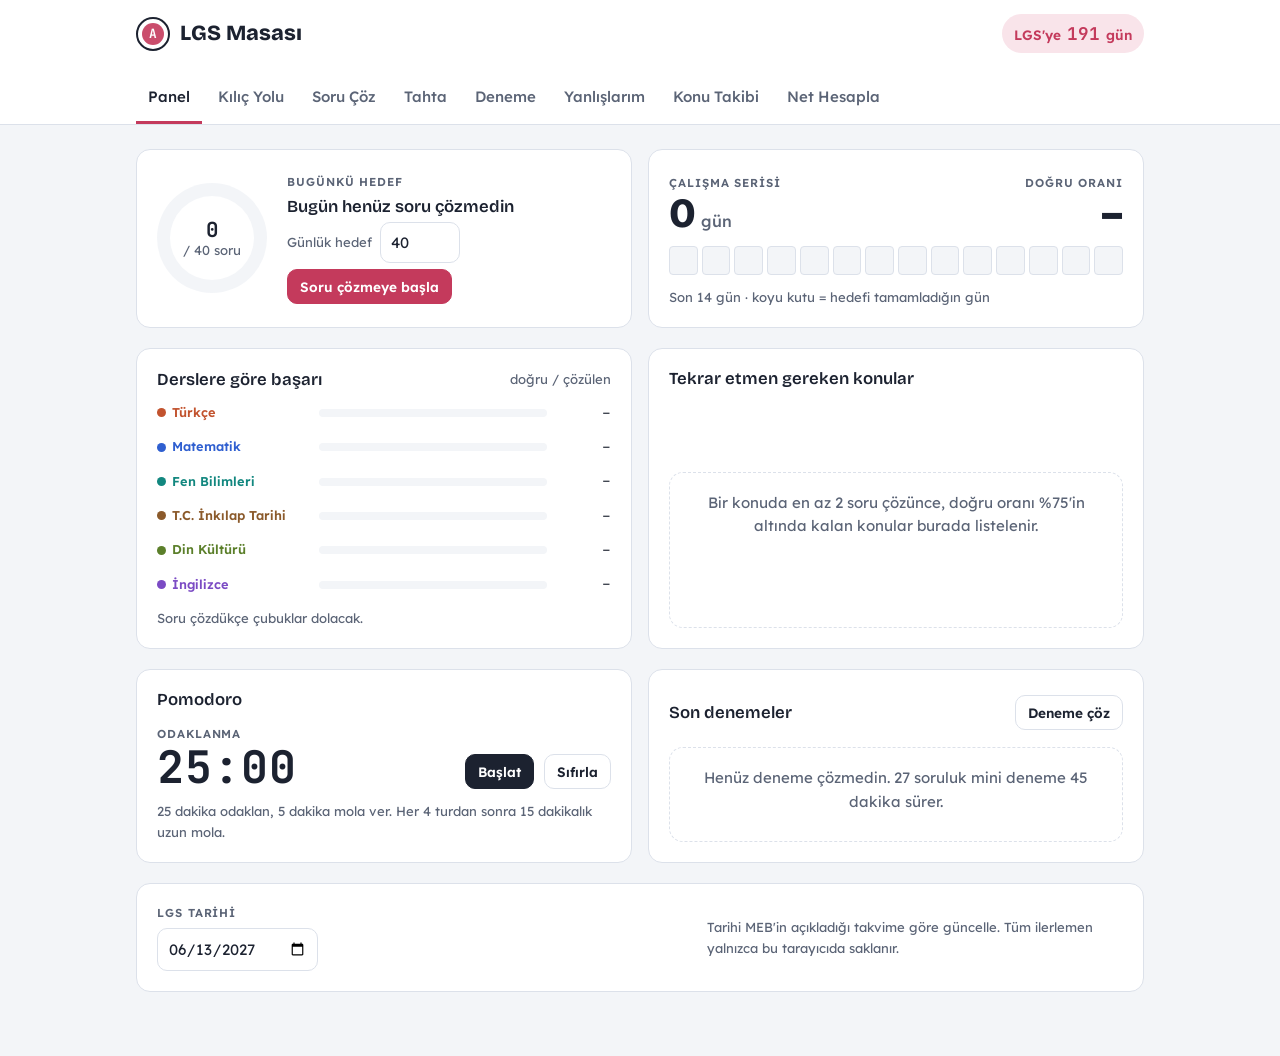
<file: index.html>
<!doctype html>
<html lang="tr">
<head>
<meta charset="utf-8">
<meta name="viewport" content="width=device-width, initial-scale=1, viewport-fit=cover">
<!--APP-START-->
<title>LGS Masası</title>
<meta name="claude:viewport-fit-sides" content="cover">
<link rel="preconnect" href="https://fonts.googleapis.com">
<link rel="preconnect" href="https://fonts.gstatic.com" crossorigin>
<link rel="stylesheet" href="https://fonts.googleapis.com/css2?family=Bricolage+Grotesque:opsz,wght@12..96,600;12..96,800&family=Lexend:wght@400;500;600&family=JetBrains+Mono:wght@500;700&display=swap">
<style>
/* Layout: optik form fikri — beyaz "kâğıt" kartlar, A/B/C/D baloncukları, tek pembe vurgu rengi */
:root {
  --paper: #F3F5F8;
  --sheet: #FFFFFF;
  --ink: #1C2230;
  --muted: #5B6476;
  --line: #DCE1EA;
  --accent: #C43A5C;
  --accent-soft: #F9E4EA;
  --good: #1D7F55;
  --good-soft: #DFF3E9;
  --bad: #B9402B;
  --bad-soft: #FBE7E2;
  --c-tr: #C2532E; --c-mat: #2F5FD0; --c-fen: #12877F;
  --c-ink: #8B5A2B; --c-din: #5B7F2A; --c-ing: #7B4BC4;
  --f-display: "Bricolage Grotesque", "Segoe UI", system-ui, sans-serif;
  --f-body: "Lexend", "Segoe UI", system-ui, sans-serif;
  --f-mono: "JetBrains Mono", ui-monospace, "Cascadia Mono", monospace;
  --r: 14px;
}
@media (prefers-color-scheme: dark) {
  :root:not([data-theme="light"]) {
    --paper: #11141B; --sheet: #191E28; --ink: #E7EAF1; --muted: #9AA2B4; --line: #2B3241;
    --accent: #F07D98; --accent-soft: #3A1E28; --good: #52C690; --good-soft: #15342A; --bad: #F2846C; --bad-soft: #3A211B;
    --c-tr: #F08A5D; --c-mat: #7EA2F5; --c-fen: #4FC7BC; --c-ink: #D3A26E; --c-din: #9DC567; --c-ing: #B596EE;
    color-scheme: dark;
  }
}
:root[data-theme="dark"] {
  --paper: #11141B; --sheet: #191E28; --ink: #E7EAF1; --muted: #9AA2B4; --line: #2B3241;
  --accent: #F07D98; --accent-soft: #3A1E28; --good: #52C690; --good-soft: #15342A; --bad: #F2846C; --bad-soft: #3A211B;
  --c-tr: #F08A5D; --c-mat: #7EA2F5; --c-fen: #4FC7BC; --c-ink: #D3A26E; --c-din: #9DC567; --c-ing: #B596EE;
  color-scheme: dark;
}
* { box-sizing: border-box; }
[hidden] { display: none !important; }
body {
  margin: 0; background: var(--paper); color: var(--ink);
  font-family: var(--f-body); font-size: 15px; line-height: 1.55;
}
.wrap {
  max-width: 1040px; margin: 0 auto;
  padding-left: max(16px, env(safe-area-inset-left, 0px));
  padding-right: max(16px, env(safe-area-inset-right, 0px));
}
h1, h2, h3 { font-family: var(--f-display); text-wrap: balance; margin: 0; line-height: 1.15; }
h2 { font-size: 1.45rem; font-weight: 800; }
h3 { font-size: 1.05rem; font-weight: 600; }
.muted { color: var(--muted); }
.mono { font-family: var(--f-mono); font-variant-numeric: tabular-nums; }
.label { font-size: .72rem; text-transform: uppercase; letter-spacing: .08em; color: var(--muted); font-weight: 600; }
button, select, input { font: inherit; color: inherit; }
:focus-visible { outline: 2.5px solid var(--accent); outline-offset: 2px; }

/* Header */
header.top { background: var(--sheet); border-bottom: 1px solid var(--line); }
.top .wrap { display: flex; align-items: center; gap: 16px; flex-wrap: wrap; padding-block: 14px 0; }
.brand { display: flex; align-items: center; gap: 10px; }
.brand .logo { width: 34px; height: 34px; border-radius: 50%; border: 2px solid var(--ink); display: grid; place-items: center; font-family: var(--f-mono); font-weight: 700; font-size: .8rem; position: relative; }
.brand .logo::after { content: ""; position: absolute; inset: 4px; border-radius: 50%; background: var(--accent); opacity: .9; }
.brand .logo span { position: relative; z-index: 1; color: #fff; }
.brand h1 { font-size: 1.35rem; font-weight: 800; }
.countdown { margin-left: auto; display: flex; align-items: baseline; gap: 6px; background: var(--accent-soft); color: var(--accent); padding: 6px 12px; border-radius: 999px; font-weight: 600; font-size: .85rem; }
.countdown b { font-family: var(--f-mono); font-size: 1.1rem; }
nav.tabs { width: 100%; overflow-x: auto; display: flex; gap: 4px; margin-top: 6px; scrollbar-width: none; }
nav.tabs::-webkit-scrollbar { display: none; }
nav.tabs button {
  border: 0; background: none; padding: 10px 12px 12px; cursor: pointer; white-space: nowrap; color: var(--muted);
  border-bottom: 3px solid transparent; font-weight: 500;
}
nav.tabs button[aria-current="page"] { color: var(--ink); border-bottom-color: var(--accent); }
nav.tabs button .n { font-family: var(--f-mono); font-size: .72rem; background: var(--bad-soft); color: var(--bad); padding: 1px 6px; border-radius: 999px; margin-left: 4px; }
main { padding-block: 24px 64px; display: grid; gap: 20px; }

/* Generic blocks */
.card { background: var(--sheet); border: 1px solid var(--line); border-radius: var(--r); padding: 20px; min-width: 0; }
.grid { display: grid; gap: 16px; }
.g2 { grid-template-columns: repeat(auto-fit, minmax(280px, 1fr)); }
.g3 { grid-template-columns: repeat(auto-fit, minmax(220px, 1fr)); }
.row { display: flex; gap: 10px; flex-wrap: wrap; align-items: center; }
.stack { display: grid; gap: 12px; }
.btn {
  border: 1.5px solid var(--ink); background: var(--ink); color: var(--sheet); padding: 10px 18px; border-radius: 10px;
  cursor: pointer; font-weight: 600; transition: transform .1s ease;
}
.btn:active { transform: translateY(1px); }
.btn.ghost { background: transparent; color: var(--ink); border-color: var(--line); }
.btn.ghost:hover { border-color: var(--ink); }
.btn.accent { background: var(--accent); border-color: var(--accent); color: #fff; }
.btn.small { padding: 6px 12px; font-size: .85rem; }
.btn:disabled { opacity: .45; cursor: not-allowed; }
.chip { display: inline-flex; align-items: center; gap: 6px; font-size: .8rem; font-weight: 600; color: var(--c, var(--muted)); }
.chip::before { content: ""; width: 9px; height: 9px; border-radius: 50%; background: var(--c, var(--muted)); }
.pick { display: flex; gap: 8px; flex-wrap: wrap; }
.pick button {
  border: 1.5px solid var(--line); background: var(--sheet); border-radius: 999px; padding: 7px 14px; cursor: pointer; font-size: .9rem;
}
.pick button[aria-pressed="true"] { border-color: var(--ink); background: var(--ink); color: var(--sheet); }
select, input[type="number"], input[type="date"] {
  border: 1.5px solid var(--line); background: var(--sheet); border-radius: 10px; padding: 8px 10px; min-width: 0;
}
.field { display: grid; gap: 6px; }
.empty { padding: 18px; border: 1.5px dashed var(--line); border-radius: var(--r); color: var(--muted); text-align: center; }

/* Stats */
.big { font-family: var(--f-display); font-weight: 800; font-size: 2.6rem; line-height: 1; }
.bar { height: 8px; background: var(--paper); border-radius: 999px; overflow: hidden; }
.bar i { display: block; height: 100%; background: var(--c, var(--accent)); border-radius: 999px; }
.dersrow { display: grid; grid-template-columns: minmax(0, 150px) 1fr 52px; gap: 12px; align-items: center; font-size: .9rem; }
.dersrow .mono { text-align: right; }
.ring { --p: 0; width: 110px; height: 110px; border-radius: 50%; display: grid; place-items: center;
  background: conic-gradient(var(--accent) calc(var(--p) * 1%), var(--paper) 0); flex: none; }
.ring div { width: 84px; height: 84px; border-radius: 50%; background: var(--sheet); display: grid; place-items: center; text-align: center; line-height: 1.1; }
.ring b { font-family: var(--f-mono); font-size: 1.3rem; }
.weeks { display: grid; grid-template-columns: repeat(14, 1fr); gap: 4px; }
.weeks span { aspect-ratio: 1; border-radius: 4px; background: var(--paper); border: 1px solid var(--line); max-width: 100%; }
.weeks span[data-l="1"] { background: color-mix(in srgb, var(--accent) 30%, var(--sheet)); border-color: transparent; }
.weeks span[data-l="2"] { background: color-mix(in srgb, var(--accent) 60%, var(--sheet)); border-color: transparent; }
.weeks span[data-l="3"] { background: var(--accent); border-color: transparent; }

/* Pomodoro */
.pomo-time { font-family: var(--f-mono); font-weight: 700; font-size: 2.8rem; letter-spacing: .02em; line-height: 1; }

/* Question */
.qcard { max-width: 760px; width: 100%; margin: 0 auto; }
.qhead { display: flex; gap: 12px; align-items: center; flex-wrap: wrap; margin-bottom: 14px; }
.qhead .count { margin-left: auto; font-family: var(--f-mono); color: var(--muted); font-size: .9rem; }
.qtext { font-size: 1.08rem; white-space: pre-line; margin: 0 0 18px; }
.opts { display: grid; gap: 10px; }
.opt {
  display: flex; gap: 14px; align-items: center; text-align: left; width: 100%;
  border: 1.5px solid var(--line); background: var(--sheet); border-radius: 12px; padding: 10px 14px; cursor: pointer;
}
.opt:hover:not(:disabled) { border-color: var(--ink); }
.opt:disabled { cursor: default; }
.bub {
  flex: none; width: 32px; height: 32px; border-radius: 50%; border: 1.5px solid var(--accent); color: var(--accent);
  display: grid; place-items: center; font-family: var(--f-mono); font-weight: 700; font-size: .85rem;
}
.opt.sel { border-color: var(--ink); }
.opt.sel .bub { background: var(--ink); border-color: var(--ink); color: var(--sheet); }
.opt.ok { border-color: var(--good); background: var(--good-soft); }
.opt.ok .bub { background: var(--good); border-color: var(--good); color: var(--sheet); }
.opt.no { border-color: var(--bad); background: var(--bad-soft); }
.opt.no .bub { background: var(--bad); border-color: var(--bad); color: var(--sheet); }
.explain { margin-top: 16px; padding: 14px 16px; border-radius: 12px; background: var(--paper); border-left: 4px solid var(--good); }
.explain.no { border-left-color: var(--bad); }
.qfoot { display: flex; gap: 10px; flex-wrap: wrap; margin-top: 18px; justify-content: space-between; }
.progress { height: 4px; background: var(--paper); border-radius: 999px; overflow: hidden; margin-bottom: 18px; }
.progress i { display: block; height: 100%; background: var(--accent); }

/* Deneme optik */
.optik { display: grid; grid-template-columns: repeat(auto-fill, minmax(38px, 1fr)); gap: 6px; }
.optik button {
  aspect-ratio: 1; border-radius: 50%; border: 1.5px solid var(--line); background: var(--sheet); cursor: pointer;
  font-family: var(--f-mono); font-size: .78rem; display: grid; place-items: center; padding: 0; max-width: 100%;
}
.optik button.done { background: var(--ink); color: var(--sheet); border-color: var(--ink); }
.optik button.cur { outline: 2.5px solid var(--accent); outline-offset: 1px; }
.timer { font-family: var(--f-mono); font-weight: 700; font-size: 1.4rem; }
.timer.low { color: var(--bad); }
.exam-layout { display: grid; grid-template-columns: minmax(0, 1fr) 260px; gap: 20px; align-items: start; }
@media (max-width: 820px) { .exam-layout { grid-template-columns: 1fr; } }

/* Tables */
.tbl-wrap { overflow-x: auto; }
table { width: 100%; border-collapse: collapse; font-size: .92rem; }
th, td { padding: 9px 10px; border-bottom: 1px solid var(--line); text-align: right; font-variant-numeric: tabular-nums; }
th:first-child, td:first-child { text-align: left; }
th { font-size: .72rem; text-transform: uppercase; letter-spacing: .06em; color: var(--muted); font-weight: 600; }
tfoot td { font-weight: 700; border-bottom: 0; }
td input[type="number"] { width: 64px; text-align: right; }

/* Lists */
.list { display: grid; gap: 10px; }
.item { border: 1px solid var(--line); border-radius: 12px; padding: 14px 16px; background: var(--sheet); display: grid; gap: 8px; min-width: 0; }
.item p { margin: 0; white-space: pre-line; }
.ans { font-size: .9rem; }
.ans b { color: var(--good); }
.topic { display: grid; grid-template-columns: auto minmax(0, 1fr) auto; gap: 12px; align-items: center; padding: 9px 0; border-bottom: 1px solid var(--line); }
.topic:last-child { border-bottom: 0; }
.topic input { width: 18px; height: 18px; accent-color: var(--accent); }
.topic label { cursor: pointer; }
.topic.done label { color: var(--muted); text-decoration: line-through; text-decoration-color: var(--line); }
.tag { font-family: var(--f-mono); font-size: .75rem; padding: 2px 8px; border-radius: 999px; background: var(--paper); color: var(--muted); white-space: nowrap; }
.tag.good { background: var(--good-soft); color: var(--good); }
.tag.bad { background: var(--bad-soft); color: var(--bad); }
.confirm { display: flex; gap: 8px; flex-wrap: wrap; align-items: center; padding: 10px 12px; background: var(--accent-soft); border-radius: 10px; }
.note { font-size: .82rem; color: var(--muted); }
.hero-res { display: flex; gap: 24px; flex-wrap: wrap; align-items: center; }
.hero-res > div { display: grid; gap: 2px; }
/* Kılıç Yolu */
.game { padding: 0; overflow: hidden; }
.hud { display: flex; gap: 8px 16px; flex-wrap: wrap; align-items: center; padding: 10px 16px; border-bottom: 1px solid var(--line); font-size: .9rem; }
.hud .hearts { color: var(--accent); font-size: 1.25rem; letter-spacing: 2px; line-height: 1; }
.hud .sp { margin-left: auto; }
.stage { background: #1b1430; }
.stage canvas { display: block; width: 100%; cursor: pointer; touch-action: manipulation; user-select: none; -webkit-user-select: none; }
.gpanel { padding: 16px 20px 20px; }
.duel-head { display: flex; gap: 10px; align-items: center; flex-wrap: wrap; margin-bottom: 8px; }
.duel-head .sp { margin-left: auto; }
.tbar { height: 6px; background: var(--paper); border-radius: 999px; overflow: hidden; margin-bottom: 14px; }
.tbar i { display: block; height: 100%; width: 100%; background: var(--accent); }
.tag.src { background: var(--accent-soft); color: var(--accent); }
/* Tahta */
.sr { position: absolute; width: 1px; height: 1px; overflow: hidden; clip: rect(0 0 0 0); white-space: nowrap; }
.board-card { padding: 0; overflow: hidden; display: grid; }
.board-card.full { position: fixed; inset: 0; z-index: 50; border-radius: 0; border: 0; align-content: start;
  padding-top: env(safe-area-inset-top, 0px); padding-bottom: env(safe-area-inset-bottom, 0px);
  padding-left: env(safe-area-inset-left, 0px); padding-right: env(safe-area-inset-right, 0px); }
body.kilit { overflow: hidden; }
.toolbar { display: flex; flex-wrap: wrap; gap: 10px 14px; align-items: center; padding: 10px 14px; border-bottom: 1px solid var(--line); }
.toolbar .tb-sag { margin-left: auto; }
.seg { display: inline-flex; border: 1.5px solid var(--line); border-radius: 10px; overflow: hidden; }
.seg button { border: 0; background: var(--sheet); padding: 6px 12px; cursor: pointer; font-size: .88rem; }
.seg button + button { border-left: 1.5px solid var(--line); }
.seg button[aria-pressed="true"] { background: var(--ink); color: var(--sheet); }
.swatches, .sizes { display: flex; gap: 6px; align-items: center; }
.sw { width: 26px; height: 26px; border-radius: 50%; background: var(--sw); border: 2px solid var(--sheet); box-shadow: 0 0 0 1.5px var(--line); cursor: pointer; padding: 0; }
.sw[aria-pressed="true"] { box-shadow: 0 0 0 2.5px var(--ink); }
.sizes button { width: 30px; height: 30px; border-radius: 8px; border: 1.5px solid var(--line); background: var(--sheet); display: grid; place-items: center; cursor: pointer; padding: 0; }
.sizes button[aria-pressed="true"] { border-color: var(--ink); }
.sizes i { display: block; border-radius: 50%; background: var(--ink); }
.board { --g: 40px; position: relative; margin: 0 auto; background-color: #fdfdfb; max-width: 100%; }
.board.z-kare { background-image: linear-gradient(#d9e4f2 1px, transparent 1px), linear-gradient(90deg, #d9e4f2 1px, transparent 1px); background-size: var(--g) var(--g); }
.board.z-cizgi { background-image: linear-gradient(#cddcf0 1px, transparent 1px); background-size: 100% var(--g); }
.board.z-nokta { background-image: radial-gradient(#b9c6d8 1.2px, transparent 1.4px); background-size: var(--g) var(--g); }
.board canvas { display: block; touch-action: none; cursor: crosshair; }
.pager { display: flex; flex-wrap: wrap; gap: 10px; align-items: center; justify-content: space-between; padding: 10px 14px; border-top: 1px solid var(--line); }
@media (prefers-reduced-motion: reduce) { * { transition: none !important; } }
</style>
</head>
<body>
<header class="top">
  <div class="wrap">
    <div class="brand"><div class="logo"><span>A</span></div><h1>LGS Masası</h1></div>
    <div class="countdown" id="countdown"></div>
    <nav class="tabs" id="tabs" aria-label="Bölümler"></nav>
  </div>
</header>
<main class="wrap" id="main"></main>

<script>
/* ===================== DERSLER VE KONULAR ===================== */
const DERS = {
  tr:  { ad: "Türkçe", lgs: 20, kat: 4 },
  mat: { ad: "Matematik", lgs: 20, kat: 4 },
  fen: { ad: "Fen Bilimleri", lgs: 20, kat: 4 },
  ink: { ad: "T.C. İnkılap Tarihi", lgs: 10, kat: 1 },
  din: { ad: "Din Kültürü", lgs: 10, kat: 1 },
  ing: { ad: "İngilizce", lgs: 10, kat: 1 },
};
const DK = Object.keys(DERS);
const KONU = {
  tr: ["Sözcükte Anlam", "Cümlede Anlam", "Paragraf", "Fiilimsiler", "Cümlenin Ögeleri", "Fiilde Çatı", "Cümle Türleri", "Yazım Kuralları", "Noktalama İşaretleri", "Söz Sanatları", "Anlatım Bozuklukları", "Metin Türleri"],
  mat: ["Çarpanlar ve Katlar", "Üslü İfadeler", "Kareköklü İfadeler", "Veri Analizi", "Basit Olayların Olasılığı", "Cebirsel İfadeler ve Özdeşlikler", "Doğrusal Denklemler", "Eşitsizlikler", "Üçgenler", "Eşlik ve Benzerlik", "Dönüşüm Geometrisi", "Geometrik Cisimler"],
  fen: ["Mevsimler ve İklim", "DNA ve Genetik Kod", "Basınç", "Madde ve Endüstri", "Basit Makineler", "Enerji Dönüşümleri ve Çevre Bilimi", "Elektrik Yükleri ve Elektrik Enerjisi"],
  ink: ["Bir Kahraman Doğuyor", "Millî Uyanış", "Ya İstiklal Ya Ölüm", "Atatürkçülük ve Çağdaşlaşan Türkiye", "Demokratikleşme Çabaları", "Atatürk Dönemi Dış Politika", "Atatürk'ün Ölümü ve Sonrası"],
  din: ["Kader İnancı", "Zekât ve Sadaka", "Din ve Hayat", "Hz. Muhammed'in Örnekliği", "Kur'an-ı Kerim ve Özellikleri"],
  ing: ["Friendship", "Teen Life", "In the Kitchen", "On the Phone", "The Internet", "Adventures", "Tourism", "Chores", "Science", "Natural Forces"],
};

/* ===================== SORU BANKASI ===================== */
/* s: ders, t: konu, q: soru, o: seçenekler (A-D), a: doğru seçenek (0-3), e: açıklama */
const Q = [
  // ---- TÜRKÇE ----
  { s: "tr", t: "Sözcükte Anlam", q: "Aşağıdakilerin hangisinde tırnak içindeki sözcük mecaz anlamda kullanılmıştır?", o: ["Paketi \"ince\" bir iple bağladı.", "Arkadaşlarına karşı her zaman çok \"ince\" davranır.", "Masaya \"ince\" bir örtü serdi.", "Kalemin ucu çok \"ince\" olmuş."], a: 1, e: "\"İnce davranmak\" kibar, düşünceli olmak anlamındadır; sözcük gerçek anlamından (kalın olmayan) uzaklaşmıştır." },
  { s: "tr", t: "Sözcükte Anlam", q: "\"Sınav sonucunu öğrenince etekleri zil çaldı.\"\n\nBu cümledeki deyimin anlamı aşağıdakilerden hangisidir?", o: ["Çok korkmak", "Çok sevinmek", "Çok şaşırmak", "Çok üzülmek"], a: 1, e: "\"Etekleri zil çalmak\" çok sevinmek, sevinçten yerinde duramamak demektir." },
  { s: "tr", t: "Cümlede Anlam", q: "Aşağıdakilerden hangisi neden-sonuç ilişkisi içeren bir cümledir?", o: ["Erken kalkmak için alarm kurdu.", "Yağmur yağdığı için maç ertelendi.", "Düzenli çalışırsan başarırsın.", "Sanki bütün yük onun omzundaydı."], a: 1, e: "Maçın ertelenmesinin nedeni yağmurdur. A'da amaç-sonuç, C'de koşul-sonuç, D'de benzetme vardır." },
  { s: "tr", t: "Cümlede Anlam", q: "Aşağıdaki cümlelerin hangisi nesnel bir yargı içerir?", o: ["Bu film yılın en sürükleyici yapımı.", "Türkiye'nin başkenti Ankara'dır.", "Sonbahar en hüzünlü mevsimdir.", "Bu kitabın kapağı çok sıkıcı."], a: 1, e: "Nesnel yargı kanıtlanabilir, kişiden kişiye değişmez. Diğerleri kişisel görüş (öznel) bildirir." },
  { s: "tr", t: "Paragraf", q: "Kitap okumak, insanın hayal dünyasını genişletir. Okuyan kişi farklı hayatlara tanıklık eder, başka insanların duygularını anlamayı öğrenir. Bu yüzden düzenli okuma alışkanlığı kazanan çocuklar, başkalarının yerine kendini koyabilen bireyler olur.\n\nBu paragrafın ana düşüncesi aşağıdakilerden hangisidir?", o: ["Çocuklar her gün kitap okumalıdır.", "Kitap okumak empati kurmayı kolaylaştırır.", "Hayal gücü yalnızca kitapla gelişir.", "Okuma alışkanlığı ailede kazanılır."], a: 1, e: "Paragraf, okumanın başkalarının duygularını anlamayı (empati) geliştirdiği sonucuna bağlanıyor. Ana düşünce genellikle son cümlede toplanır." },
  { s: "tr", t: "Fiilimsiler", q: "Aşağıdaki cümlelerin hangisinde isim-fiil (ad-fiil) vardır?", o: ["Koşarak eve geldi.", "Kitap okumayı çok sever.", "Gelecek otobüsü bekliyoruz.", "Eve gelince beni aradı."], a: 1, e: "\"Okuma\" sözcüğü -ma ekiyle yapılmış isim-fiildir. A ve D'de zarf-fiil (-arak, -ınca), C'de sıfat-fiil (-ecek) vardır." },
  { s: "tr", t: "Fiilimsiler", q: "\"Kırılan vazoyu annem hemen fark etti.\"\n\nBu cümledeki fiilimsinin türü aşağıdakilerden hangisidir?", o: ["İsim-fiil", "Sıfat-fiil", "Zarf-fiil", "Cümlede fiilimsi yoktur."], a: 1, e: "\"Kırılan\" sözcüğü -an ekiyle \"vazo\" ismini nitelemiştir; bu bir sıfat-fiildir (ortaç)." },
  { s: "tr", t: "Cümlenin Ögeleri", q: "\"Ali dün akşam kitabı bitirdi.\"\n\nBu cümlede \"kitabı\" sözcüğü hangi ögedir?", o: ["Özne", "Belirtili nesne", "Dolaylı tümleç", "Zarf tümleci"], a: 1, e: "Yükleme \"neyi?\" sorusu sorulur: \"Kitabı\" bitirdi. Belirtme durum eki (-ı) aldığı için belirtili nesnedir." },
  { s: "tr", t: "Fiilde Çatı", q: "Aşağıdaki cümlelerin hangisinin yüklemi edilgen çatılıdır?", o: ["Annem akşam yemeği pişirdi.", "Mektuplar dün postaya verildi.", "Arkadaşlar parkta buluştu.", "Kız aynanın karşısında süslendi."], a: 1, e: "\"Verildi\" fiilinin öznesi belli değildir (verenin kim olduğu söylenmez); -il ekiyle edilgen olmuştur. C işteş, D dönüşlü, A etken çatılıdır." },
  { s: "tr", t: "Cümle Türleri", q: "Aşağıdakilerden hangisi isim cümlesidir?", o: ["Bahçede çiçekler açtı.", "Bu ev çok eski.", "Yarın erken kalkacağız.", "Kitabı bir günde okudum."], a: 1, e: "İsim cümlesinin yüklemi isim soylu sözcüktür: \"eski\". Diğer cümlelerin yüklemi çekimli fiildir." },
  { s: "tr", t: "Yazım Kuralları", q: "Aşağıdaki cümlelerin hangisinde yazım yanlışı vardır?", o: ["Sen de bizimle gel.", "Kitabı masada bıraktım.", "Bende seninle geleceğim.", "Evde kimse yoktu."], a: 2, e: "\"Ben de\" anlamındaki bağlaç olan \"de\" ayrı yazılır: \"Ben de seninle geleceğim.\" Cümleden çıkarıldığında anlam bozulmuyorsa bağlaçtır." },
  { s: "tr", t: "Noktalama İşaretleri", q: "Aşağıdakilerin hangisinin sonuna soru işareti konmaz?", o: ["Yarın okula gelecek misin", "Seni kim aradı", "Nereye gittiğini bilmiyorum", "Bu kitabı okudun mu"], a: 2, e: "C'de soru anlamı yoktur; \"bilmiyorum\" diye bir bilgi verilir. Bu yüzden sonuna nokta konur." },
  { s: "tr", t: "Söz Sanatları", q: "\"Güneş, pencereden içeri gülümseyerek bakıyordu.\"\n\nBu cümlede hangi söz sanatı kullanılmıştır?", o: ["Benzetme", "Kişileştirme", "Abartma", "Konuşturma"], a: 1, e: "Gülümsemek insana ait bir özelliktir; Güneş'e insan özelliği verilmiştir. Bu kişileştirmedir (teşhis)." },
  { s: "tr", t: "Söz Sanatları", q: "Aşağıdakilerin hangisinde abartma sanatı vardır?", o: ["Gözyaşlarım sel olup aktı.", "Kar, pamuk gibi yağıyordu.", "Rüzgâr kapıyı çaldı.", "Kuşlar bize \"Bahar geldi!\" dedi."], a: 0, e: "Gözyaşlarının sel olması gerçekte olamayacak kadar büyütülmüştür. B benzetme, C kişileştirme, D konuşturmadır." },
  { s: "tr", t: "Anlatım Bozuklukları", q: "Aşağıdaki cümlelerin hangisinde gereksiz sözcük kullanımından kaynaklanan bir anlatım bozukluğu vardır?", o: ["Toplantıya elli kişi katıldı.", "Toplantıya yaklaşık elli kadar kişi katıldı.", "Toplantıya ellinin üzerinde kişi katıldı.", "Toplantıya beklenenden az kişi katıldı."], a: 1, e: "\"Yaklaşık\" ile \"kadar\" aynı anlamı verir; ikisinden biri gereksizdir." },
  { s: "tr", t: "Metin Türleri", q: "Yazarın kendi yaşadığı ya da tanık olduğu olayları, üzerinden zaman geçtikten sonra anlattığı yazı türü hangisidir?", o: ["Anı", "Masal", "Fabl", "Roman"], a: 0, e: "Anı (hatıra), yazarın bizzat yaşadığı veya tanık olduğu olayları anlatır; gerçeğe dayanır." },

  // ---- MATEMATİK ----
  { s: "mat", t: "Çarpanlar ve Katlar", q: "24 ve 36 sayılarının en büyük ortak böleni (EBOB) kaçtır?", o: ["6", "8", "12", "18"], a: 2, e: "24 = 2³·3, 36 = 2²·3². Ortak asal çarpanların en küçük üslüleri: 2²·3 = 12." },
  { s: "mat", t: "Çarpanlar ve Katlar", q: "8 ve 12 sayılarının en küçük ortak katı (EKOK) kaçtır?", o: ["24", "48", "4", "96"], a: 0, e: "8 = 2³, 12 = 2²·3. Tüm asal çarpanların en büyük üslüleri: 2³·3 = 24." },
  { s: "mat", t: "Çarpanlar ve Katlar", q: "Uzunlukları 18 cm ve 30 cm olan iki çubuk, hiç artmayacak şekilde eşit ve olabildiğince uzun parçalara ayrılacaktır. Toplam kaç parça elde edilir?", o: ["6", "8", "12", "16"], a: 1, e: "Parça boyu EBOB(18, 30) = 6 cm olmalı. 18 ÷ 6 = 3, 30 ÷ 6 = 5; toplam 3 + 5 = 8 parça." },
  { s: "mat", t: "Üslü İfadeler", q: "(2⁵ · 2³) ÷ 2⁶ işleminin sonucu kaçtır?", o: ["2", "4", "8", "16"], a: 1, e: "Tabanlar aynı: çarpmada üsler toplanır, bölmede çıkarılır. 2⁵⁺³⁻⁶ = 2² = 4." },
  { s: "mat", t: "Üslü İfadeler", q: "(−3)² + (−2)³ işleminin sonucu kaçtır?", o: ["−17", "1", "17", "−1"], a: 1, e: "(−3)² = 9 (çift üs, pozitif), (−2)³ = −8 (tek üs, negatif). 9 + (−8) = 1." },
  { s: "mat", t: "Üslü İfadeler", q: "0,00045 sayısının bilimsel gösterimi aşağıdakilerden hangisidir?", o: ["4,5 · 10⁻³", "4,5 · 10⁻⁴", "45 · 10⁻⁵", "0,45 · 10⁻³"], a: 1, e: "Bilimsel gösterimde katsayı 1 ile 10 arasında olmalı (1 ≤ a < 10). Virgül 4 basamak sağa kayar: 4,5 · 10⁻⁴." },
  { s: "mat", t: "Kareköklü İfadeler", q: "√48 ifadesinin en sade hâli aşağıdakilerden hangisidir?", o: ["2√12", "4√3", "3√4", "6√2"], a: 1, e: "48 = 16 · 3 → √48 = √16 · √3 = 4√3. (2√12 de eşittir ama sadeleştirilebilir.)" },
  { s: "mat", t: "Kareköklü İfadeler", q: "√50 + √18 işleminin sonucu kaçtır?", o: ["8√2", "√68", "15√2", "4√2"], a: 0, e: "√50 = 5√2, √18 = 3√2. Kök içleri aynı olunca katsayılar toplanır: 5√2 + 3√2 = 8√2." },
  { s: "mat", t: "Kareköklü İfadeler", q: "√70 sayısı hangi iki ardışık tam sayı arasındadır?", o: ["7 ile 8", "8 ile 9", "9 ile 10", "34 ile 35"], a: 1, e: "8² = 64 < 70 < 81 = 9². Bu yüzden 8 < √70 < 9." },
  { s: "mat", t: "Veri Analizi", q: "Bir öğrencinin 4 deneme sınavındaki matematik netleri 12, 15, 18 ve 15'tir. Bu netlerin aritmetik ortalaması kaçtır?", o: ["14", "15", "16", "18"], a: 1, e: "Toplam: 12 + 15 + 18 + 15 = 60. Ortalama: 60 ÷ 4 = 15." },
  { s: "mat", t: "Basit Olayların Olasılığı", q: "Bir torbada 3 kırmızı, 5 mavi ve 2 yeşil top vardır. Torbadan rastgele çekilen bir topun mavi olma olasılığı kaçtır?", o: ["1/5", "3/10", "1/2", "1/10"], a: 2, e: "Toplam 10 top, 5'i mavi. Olasılık = 5/10 = 1/2." },
  { s: "mat", t: "Basit Olayların Olasılığı", q: "Bir zar atıldığında üst yüze asal sayı gelme olasılığı kaçtır?", o: ["1/6", "1/3", "1/2", "2/3"], a: 2, e: "1-6 arasındaki asal sayılar: 2, 3, 5 (3 tane). Olasılık = 3/6 = 1/2. (1 asal değildir.)" },
  { s: "mat", t: "Cebirsel İfadeler ve Özdeşlikler", q: "(x + 3)² ifadesinin eşiti aşağıdakilerden hangisidir?", o: ["x² + 9", "x² + 3x + 9", "x² + 6x + 9", "x² + 6x + 6"], a: 2, e: "İki terim toplamının karesi: (a + b)² = a² + 2ab + b² → x² + 2·x·3 + 9 = x² + 6x + 9." },
  { s: "mat", t: "Cebirsel İfadeler ve Özdeşlikler", q: "51² − 49² işleminin sonucu kaçtır?", o: ["2", "100", "200", "400"], a: 2, e: "İki kare farkı: a² − b² = (a − b)(a + b) → (51 − 49)(51 + 49) = 2 · 100 = 200." },
  { s: "mat", t: "Doğrusal Denklemler", q: "3x − 7 = 2x + 5 denkleminin çözümü kaçtır?", o: ["2", "−2", "12", "−12"], a: 2, e: "x'li terimler bir tarafa: 3x − 2x = 5 + 7 → x = 12." },
  { s: "mat", t: "Doğrusal Denklemler", q: "A(1, 2) ve B(3, 8) noktalarından geçen doğrunun eğimi kaçtır?", o: ["2", "3", "4", "6"], a: 1, e: "Eğim = (y₂ − y₁) / (x₂ − x₁) = (8 − 2) / (3 − 1) = 6 / 2 = 3." },
  { s: "mat", t: "Doğrusal Denklemler", q: "y = 2x + 1 doğrusunun y eksenini kestiği nokta aşağıdakilerden hangisidir?", o: ["(1, 0)", "(0, 1)", "(0, 2)", "(−1/2, 0)"], a: 1, e: "y eksenini kestiği noktada x = 0'dır. y = 2·0 + 1 = 1 → (0, 1)." },
  { s: "mat", t: "Eşitsizlikler", q: "−2x + 4 > 10 eşitsizliğinin çözüm kümesi aşağıdakilerden hangisidir?", o: ["x > −3", "x < −3", "x > 3", "x < 3"], a: 1, e: "−2x > 6. Her iki taraf negatif sayıya (−2) bölünürken eşitsizlik yön değiştirir: x < −3." },
  { s: "mat", t: "Üçgenler", q: "Dik kenarları 6 cm ve 8 cm olan dik üçgenin hipotenüsü kaç cm'dir?", o: ["10", "12", "14", "9"], a: 0, e: "Pisagor bağıntısı: c² = 6² + 8² = 36 + 64 = 100 → c = 10 cm." },
  { s: "mat", t: "Üçgenler", q: "İki kenarının uzunluğu 5 cm ve 9 cm olan bir üçgenin üçüncü kenarı tam sayı ise en fazla kaç cm olabilir?", o: ["12", "13", "14", "15"], a: 1, e: "Üçgen eşitsizliği: 9 − 5 < x < 9 + 5 → 4 < x < 14. En büyük tam sayı 13." },
  { s: "mat", t: "Eşlik ve Benzerlik", q: "ABC ve DEF üçgenleri benzerdir ve |AB| / |DE| = 2/3'tür. |AB| = 8 cm ise |DE| kaç cm'dir?", o: ["10", "12", "16", "24"], a: 1, e: "8 / |DE| = 2/3 → |DE| = 8 · 3 / 2 = 12 cm." },
  { s: "mat", t: "Dönüşüm Geometrisi", q: "A(2, −3) noktasının y eksenine göre yansımasının koordinatları nedir?", o: ["(2, 3)", "(−2, −3)", "(−2, 3)", "(3, −2)"], a: 1, e: "y eksenine göre yansımada x'in işareti değişir, y aynı kalır: (−2, −3)." },
  { s: "mat", t: "Dönüşüm Geometrisi", q: "B(−1, 4) noktası önce 3 birim sağa, sonra 2 birim aşağı ötelenirse hangi noktaya gelir?", o: ["(2, 2)", "(−4, 6)", "(2, 6)", "(−4, 2)"], a: 0, e: "Sağa öteleme x'e eklenir: −1 + 3 = 2. Aşağı öteleme y'den çıkarılır: 4 − 2 = 2. Sonuç (2, 2)." },
  { s: "mat", t: "Geometrik Cisimler", q: "Taban yarıçapı 3 cm, yüksekliği 10 cm olan dik dairesel silindirin hacmi kaç cm³'tür? (π = 3 alınız.)", o: ["90", "180", "270", "900"], a: 2, e: "Hacim = π · r² · h = 3 · 9 · 10 = 270 cm³." },

  // ---- FEN BİLİMLERİ ----
  { s: "fen", t: "Mevsimler ve İklim", q: "Mevsimlerin oluşmasının temel nedeni aşağıdakilerden hangisidir?", o: ["Dünya'nın Güneş'e olan uzaklığının değişmesi", "Dünya'nın eksen eğikliği ve Güneş etrafında dolanması", "Ay'ın Dünya etrafında dolanması", "Dünya'nın kendi ekseni etrafında dönmesi"], a: 1, e: "Eksen eğikliği yüzünden yıl boyunca Güneş ışınlarının geliş açısı değişir; mevsimler bundan oluşur. Kendi ekseni etrafında dönme gece-gündüzü oluşturur." },
  { s: "fen", t: "Mevsimler ve İklim", q: "21 Haziran tarihinde Kuzey Yarım Küre için aşağıdakilerden hangisi doğrudur?", o: ["En uzun gece yaşanır.", "Gece ve gündüz süreleri eşittir.", "En uzun gündüz yaşanır.", "Güneş ışınları Oğlak Dönencesi'ne dik gelir."], a: 2, e: "21 Haziran'da ışınlar Yengeç Dönencesi'ne dik gelir; Kuzey Yarım Küre'de en uzun gündüz, en kısa gece yaşanır." },
  { s: "fen", t: "Mevsimler ve İklim", q: "Uzun yıllar boyunca bir bölgede gözlenen hava olaylarının ortalamasını inceleyen bilim dalı hangisidir?", o: ["Meteoroloji", "Klimatoloji", "Jeoloji", "Ekoloji"], a: 1, e: "İklimi klimatoloji inceler. Meteoroloji ise kısa süreli hava durumunu inceler." },
  { s: "fen", t: "DNA ve Genetik Kod", q: "Bir DNA zincirindeki baz dizilimi A–T–G–C şeklindedir. Karşı zincirdeki baz dizilimi hangisidir?", o: ["T–A–C–G", "A–T–G–C", "U–A–C–G", "G–C–A–T"], a: 0, e: "DNA'da Adenin–Timin, Guanin–Sitozin eşleşir. A→T, T→A, G→C, C→G. (Urasil DNA'da bulunmaz.)" },
  { s: "fen", t: "DNA ve Genetik Kod", q: "Bezelyede düz tohum (D) buruşuk tohuma (d) baskındır. Dd × Dd çaprazlamasında buruşuk tohumlu bezelye oluşma olasılığı kaçtır?", o: ["0", "1/4", "1/2", "3/4"], a: 1, e: "Olası genotipler: DD, Dd, Dd, dd. Yalnızca dd buruşuktur → 1/4." },
  { s: "fen", t: "DNA ve Genetik Kod", q: "Çevre koşullarının etkisiyle oluşan ve kalıtsal olmayan değişikliklere ne ad verilir?", o: ["Mutasyon", "Modifikasyon", "Adaptasyon", "Varyasyon"], a: 1, e: "Modifikasyon genlerin yapısını değiştirmez, sonraki nesle aktarılmaz. Mutasyon ise DNA'da kalıcı değişikliktir." },
  { s: "fen", t: "Basınç", q: "600 N ağırlığındaki bir cisim, zemine 2 m²'lik yüzeyle temas etmektedir. Cismin zemine yaptığı basınç kaç Pa'dır?", o: ["300", "1200", "600", "150"], a: 0, e: "Basınç = Kuvvet ÷ Yüzey alanı = 600 N ÷ 2 m² = 300 Pa." },
  { s: "fen", t: "Basınç", q: "Durgun bir sıvının kabın tabanına yaptığı basınç aşağıdakilerden hangisine bağlı değildir?", o: ["Sıvının derinliğine", "Sıvının yoğunluğuna", "Kabın şekline", "Yer çekimi ivmesine"], a: 2, e: "Sıvı basıncı = derinlik × yoğunluk × g. Kabın şekline ve sıvının miktarına bağlı değildir." },
  { s: "fen", t: "Basınç", q: "Kayak yapan birinin karda batmaması için geniş kayaklar kullanmasının nedeni nedir?", o: ["Ağırlığını azaltmak", "Temas alanını artırıp basıncı azaltmak", "Temas alanını azaltıp basıncı artırmak", "Sürtünmeyi artırmak"], a: 1, e: "Kuvvet (ağırlık) aynı kalır; yüzey alanı büyüdükçe basınç küçülür, bu yüzden kişi kara gömülmez." },
  { s: "fen", t: "Madde ve Endüstri", q: "Periyodik tablodaki yatay sıralara ne ad verilir?", o: ["Grup", "Periyot", "Blok", "Sütun"], a: 1, e: "Yatay sıralar periyot (7 tane), dikey sütunlar grup olarak adlandırılır." },
  { s: "fen", t: "Madde ve Endüstri", q: "pH değeri 3 olan bir çözelti için aşağıdakilerden hangisi doğrudur?", o: ["Baziktir.", "Mavi turnusol kâğıdını kırmızıya çevirir.", "Nötrdür.", "Ele kayganlık hissi verir."], a: 1, e: "pH < 7 asidiktir. Asitler mavi turnusolü kırmızıya çevirir. Kayganlık hissi bazların özelliğidir." },
  { s: "fen", t: "Madde ve Endüstri", q: "Aşağıdakilerden hangisi kimyasal bir değişimdir?", o: ["Buzun erimesi", "Kâğıdın yırtılması", "Demirin paslanması", "Şekerin suda çözünmesi"], a: 2, e: "Paslanmada demir oksijenle tepkimeye girer ve yeni bir madde oluşur. Diğerlerinde maddenin kimliği değişmez." },
  { s: "fen", t: "Basit Makineler", q: "Basit makinelerle ilgili aşağıdakilerden hangisi doğrudur?", o: ["İşten kazanç sağlarlar.", "Kuvvetten kazanç varsa yoldan da kazanç olur.", "İş yapmayı kolaylaştırır ama işten kazanç sağlamazlar.", "Enerjiyi artırırlar."], a: 2, e: "Basit makineler kuvvetin yönünü veya büyüklüğünü değiştirir; ancak yapılan iş azalmaz. Kuvvetten kazanç, yoldan kayıp demektir." },
  { s: "fen", t: "Basit Makineler", q: "Sabit makara için aşağıdakilerden hangisi doğrudur?", o: ["Kuvvetten kazanç sağlar.", "Yalnızca kuvvetin yönünü değiştirir.", "Yoldan kazanç sağlar.", "Yükü yarı kuvvetle kaldırır."], a: 1, e: "Sabit makarada kuvvet = yük (ağırlıksız makarada). Kazanç yoktur, yalnızca kuvvetin yönü değişir." },
  { s: "fen", t: "Enerji Dönüşümleri ve Çevre Bilimi", q: "Fotosentez sonucunda açığa çıkan gaz hangisidir?", o: ["Karbondioksit", "Oksijen", "Azot", "Hidrojen"], a: 1, e: "Fotosentezde bitkiler karbondioksit ve su kullanarak güneş ışığıyla besin (glikoz) üretir ve oksijen açığa çıkarır." },
  { s: "fen", t: "Enerji Dönüşümleri ve Çevre Bilimi", q: "Aşağıdaki enerji kaynaklarından hangisi yenilenemez?", o: ["Güneş", "Rüzgâr", "Kömür", "Jeotermal"], a: 2, e: "Kömür fosil yakıttır; oluşması milyonlarca yıl sürer, tükenebilir. Diğerleri yenilenebilir kaynaklardır." },
  { s: "fen", t: "Enerji Dönüşümleri ve Çevre Bilimi", q: "Bir besin zincirinde enerji akışı hangi canlılarla başlar?", o: ["Üreticiler", "Otçullar", "Etçiller", "Ayrıştırıcılar"], a: 0, e: "Enerji Güneş'ten üreticilere (bitkiler) geçer; zincir üreticilerle başlar." },
  { s: "fen", t: "Elektrik Yükleri ve Elektrik Enerjisi", q: "Aynı cins elektrik yüküyle yüklü iki cisim birbirine yaklaştırılırsa ne olur?", o: ["Birbirini çeker.", "Birbirini iter.", "Etkileşmez.", "Yükleri sıfırlanır."], a: 1, e: "Aynı cins yükler birbirini iter, zıt cins yükler birbirini çeker." },
  { s: "fen", t: "Elektrik Yükleri ve Elektrik Enerjisi", q: "Gücü 2000 W olan bir ütü 3 saat çalışırsa kaç kWh elektrik enerjisi harcar?", o: ["6", "600", "0,6", "6000"], a: 0, e: "2000 W = 2 kW. Enerji = Güç × Süre = 2 kW × 3 h = 6 kWh." },
  { s: "fen", t: "Elektrik Yükleri ve Elektrik Enerjisi", q: "Yüklü bir cismin fazla yükünü toprağa aktararak nötr hâle gelmesine ne ad verilir?", o: ["Topraklama", "Sürtünme", "Dokunma", "Etki ile yüklenme"], a: 0, e: "Topraklamada fazla yükler toprağa akar ve cisim nötrleşir. Paratoner bu ilkeyle çalışır." },

  // ---- İNKILAP TARİHİ ----
  { s: "ink", t: "Bir Kahraman Doğuyor", q: "Mustafa Kemal hangi şehirde doğmuştur?", o: ["Manastır", "Selanik", "Sofya", "İstanbul"], a: 1, e: "Mustafa Kemal 1881'de Selanik'te doğdu. Manastır'da askerî idadiyi okudu." },
  { s: "ink", t: "Bir Kahraman Doğuyor", q: "Mustafa Kemal'e \"Kemal\" adını veren kişi kimdir?", o: ["Şemsi Efendi", "Matematik öğretmeni Mustafa Bey", "Ali Rıza Efendi", "Ömer Naci"], a: 1, e: "Selanik Askerî Rüştiyesi'ndeki matematik öğretmeni Mustafa Bey, onun matematikteki başarısı nedeniyle bu adı vermiştir." },
  { s: "ink", t: "Millî Uyanış", q: "Mustafa Kemal'in Tobruk ve Derne'de başarı gösterdiği savaş hangisidir?", o: ["Balkan Savaşları", "Trablusgarp Savaşı", "Çanakkale Savaşları", "Kafkas Cephesi"], a: 1, e: "Trablusgarp Savaşı (1911-1912) İtalya'ya karşı yapılmıştır; Mustafa Kemal Tobruk ve Derne'de görev almıştır." },
  { s: "ink", t: "Millî Uyanış", q: "Mondros Ateşkes Antlaşması'nın, İtilaf Devletleri'ne \"güvenliklerini tehdit eden bir durumda herhangi bir stratejik noktayı işgal etme\" hakkı veren maddesi hangisidir?", o: ["7. madde", "24. madde", "5. madde", "10. madde"], a: 0, e: "7. madde ile İtilaf Devletleri her yeri işgal edebilecek bir gerekçe kazandı. 24. madde ise Doğu Anadolu'daki altı vilayetle ilgilidir." },
  { s: "ink", t: "Ya İstiklal Ya Ölüm", q: "\"Milletin istiklalini yine milletin azim ve kararı kurtaracaktır.\" ifadesi hangi belgede yer alır?", o: ["Havza Genelgesi", "Amasya Genelgesi", "Erzurum Kongresi kararları", "Misak-ı Millî"], a: 1, e: "Amasya Genelgesi'nde (22 Haziran 1919) millî egemenliğe dayalı bu karar yer aldı; Kurtuluş Savaşı'nın amacı ve yöntemi belirtildi." },
  { s: "ink", t: "Ya İstiklal Ya Ölüm", q: "Türkiye Büyük Millet Meclisi hangi tarihte açılmıştır?", o: ["19 Mayıs 1919", "23 Nisan 1920", "30 Ağustos 1922", "29 Ekim 1923"], a: 1, e: "TBMM 23 Nisan 1920'de Ankara'da açıldı. Bu gün Ulusal Egemenlik ve Çocuk Bayramı olarak kutlanır." },
  { s: "ink", t: "Ya İstiklal Ya Ölüm", q: "Mustafa Kemal'e TBMM tarafından \"Mareşal\" rütbesi ve \"Gazi\" unvanı hangi savaştan sonra verilmiştir?", o: ["I. İnönü Savaşı", "Sakarya Meydan Muharebesi", "Büyük Taarruz", "Kütahya-Eskişehir Savaşları"], a: 1, e: "Sakarya Meydan Muharebesi (1921) zaferinden sonra TBMM, Mustafa Kemal'e Mareşal rütbesi ve Gazi unvanı verdi." },
  { s: "ink", t: "Ya İstiklal Ya Ölüm", q: "Doğu Trakya'nın savaş yapılmadan geri alınmasını sağlayan antlaşma hangisidir?", o: ["Mudanya Ateşkes Antlaşması", "Lozan Barış Antlaşması", "Ankara Antlaşması", "Moskova Antlaşması"], a: 0, e: "Mudanya Ateşkes Antlaşması (1922) ile İstanbul, Boğazlar ve Doğu Trakya savaşsız kurtarıldı." },
  { s: "ink", t: "Atatürkçülük ve Çağdaşlaşan Türkiye", q: "Halifeliğin kaldırılması (1924) en çok hangi Atatürk ilkesiyle ilgilidir?", o: ["Halkçılık", "Laiklik", "Devletçilik", "Milliyetçilik"], a: 1, e: "Halifeliğin kaldırılmasıyla din ve devlet işleri birbirinden ayrıldı; bu laiklik ilkesinin gereğidir." },
  { s: "ink", t: "Atatürkçülük ve Çağdaşlaşan Türkiye", q: "Eğitim ve öğretimin tek çatı altında toplanmasını sağlayan kanun hangisidir?", o: ["Tevhid-i Tedrisat Kanunu", "Soyadı Kanunu", "Türk Medeni Kanunu", "Teşkilat-ı Esasiye Kanunu"], a: 0, e: "Tevhid-i Tedrisat (Öğretim Birliği) Kanunu 3 Mart 1924'te kabul edildi; bütün okullar Maarif Vekâleti'ne bağlandı." },
  { s: "ink", t: "Atatürkçülük ve Çağdaşlaşan Türkiye", q: "Türk kadınları milletvekili seçme ve seçilme hakkını hangi yıl elde etmiştir?", o: ["1926", "1930", "1934", "1923"], a: 2, e: "1930'da belediye, 1933'te muhtarlık, 1934'te milletvekili seçme ve seçilme hakkı verildi." },
  { s: "ink", t: "Demokratikleşme Çabaları", q: "Türkiye Cumhuriyeti'nde kurulan ilk muhalefet partisi hangisidir?", o: ["Serbest Cumhuriyet Fırkası", "Terakkiperver Cumhuriyet Fırkası", "Demokrat Parti", "Millî Kalkınma Partisi"], a: 1, e: "Terakkiperver Cumhuriyet Fırkası 1924'te kuruldu. Serbest Cumhuriyet Fırkası ise 1930'da kuruldu." },
  { s: "ink", t: "Atatürk Dönemi Dış Politika", q: "Boğazlar üzerinde Türkiye'nin tam egemenliğini sağlayan antlaşma hangisidir?", o: ["Lozan Barış Antlaşması", "Montrö Boğazlar Sözleşmesi", "Balkan Antantı", "Sadabat Paktı"], a: 1, e: "1936 Montrö Boğazlar Sözleşmesi ile Boğazlar komisyonu kaldırıldı, Boğazlar'ın yönetimi Türkiye'ye geçti." },
  { s: "ink", t: "Atatürk Dönemi Dış Politika", q: "Hatay hangi yıl anavatana katılmıştır?", o: ["1923", "1936", "1939", "1945"], a: 2, e: "Hatay Devleti, 29 Haziran 1939'da Hatay Meclisinin kararıyla Türkiye'ye katıldı." },
  { s: "ink", t: "Atatürk'ün Ölümü ve Sonrası", q: "Atatürk'ün ölümünün ardından TBMM tarafından cumhurbaşkanı seçilen kişi kimdir?", o: ["Celal Bayar", "İsmet İnönü", "Fevzi Çakmak", "Kâzım Karabekir"], a: 1, e: "Atatürk 10 Kasım 1938'de vefat etti; 11 Kasım 1938'de İsmet İnönü cumhurbaşkanı seçildi." },

  // ---- DİN KÜLTÜRÜ ----
  { s: "din", t: "Kader İnancı", q: "Allah'ın önceden belirlediği şeylerin, zamanı geldiğinde yerinde ve zamanında gerçekleşmesine ne ad verilir?", o: ["Kader", "Kaza", "Tevekkül", "Ecel"], a: 1, e: "Kader, Allah'ın her şeyi önceden bilip belirlemesidir. Kaza ise bu takdirin zamanı gelince gerçekleşmesidir." },
  { s: "din", t: "Kader İnancı", q: "Gerekli tüm çabayı gösterdikten sonra sonucu Allah'a bırakmaya ne ad verilir?", o: ["Tevekkül", "Rızık", "Kaza", "Sabır"], a: 0, e: "Tevekkül, önce elinden geleni yapıp sonra Allah'a güvenmektir; çalışmadan beklemek tevekkül değildir." },
  { s: "din", t: "Kader İnancı", q: "Allah'ın her canlı için belirlediği hayat süresinin sona ermesine ne ad verilir?", o: ["Rızık", "Ecel", "Ömür", "İrade"], a: 1, e: "Ecel, canlının hayat süresinin sona erdiği andır." },
  { s: "din", t: "Zekât ve Sadaka", q: "Para ve ticaret mallarının zekâtı hangi oranda verilir?", o: ["1/10", "1/20", "1/40", "1/5"], a: 2, e: "Nisap miktarına ulaşan para ve ticaret mallarının zekâtı kırkta birdir (%2,5)." },
  { s: "din", t: "Zekât ve Sadaka", q: "Zekât aşağıdakilerden hangisine verilemez?", o: ["Yoksul komşuya", "Borcunu ödeyemeyen kişiye", "Kendi anne ve babasına", "Yolda kalmış yolcuya"], a: 2, e: "Kişi bakmakla yükümlü olduğu anne-baba, dede-nine ve çocuk-torunlarına zekât veremez." },
  { s: "din", t: "Zekât ve Sadaka", q: "Çeşme, okul, kütüphane yaptırmak gibi sevabı sürekli devam eden iyiliklere ne ad verilir?", o: ["Fitre", "Sadaka-i câriye", "Fidye", "Kurban"], a: 1, e: "Sadaka-i câriye, insanlar yararlandıkça sevabı devam eden kalıcı iyiliklerdir." },
  { s: "din", t: "Din ve Hayat", q: "Aşağıdakilerden hangisi dinin korunmasını istediği beş temel değerden biri değildir?", o: ["Can", "Akıl", "Nesil", "Şöhret"], a: 3, e: "Dinin korunmasını istediği temel değerler: din, can, akıl, nesil ve maldır." },
  { s: "din", t: "Hz. Muhammed'in Örnekliği", q: "Hz. Muhammed'e (s.a.v.) peygamberlikten önce Mekkeliler tarafından verilen \"güvenilir kişi\" anlamındaki lakap hangisidir?", o: ["Emin", "Sıddık", "Faruk", "Zinnureyn"], a: 0, e: "Dürüstlüğü nedeniyle Muhammedü'l-Emin denirdi. Sıddık Hz. Ebubekir'in, Faruk Hz. Ömer'in, Zinnureyn Hz. Osman'ın lakabıdır." },
  { s: "din", t: "Hz. Muhammed'in Örnekliği", q: "Allah ile konuşma şerefine erdiği için \"Kelîmullah\" olarak anılan peygamber kimdir?", o: ["Hz. İbrahim", "Hz. Musa", "Hz. İsa", "Hz. Nuh"], a: 1, e: "Hz. Musa \"Kelîmullah\", Hz. İbrahim ise \"Halîlullah\" (Allah'ın dostu) olarak anılır." },
  { s: "din", t: "Kur'an-ı Kerim ve Özellikleri", q: "Kur'an-ı Kerim'de kaç sure vardır?", o: ["110", "114", "120", "124"], a: 1, e: "Kur'an-ı Kerim 114 sureden oluşur; Fâtiha ile başlar, Nâs ile biter." },
  { s: "din", t: "Kur'an-ı Kerim ve Özellikleri", q: "İlk inen ayetler hangi surede yer alır?", o: ["Fâtiha", "Alak", "Bakara", "İhlâs"], a: 1, e: "İlk vahiy Hira mağarasında geldi: Alak suresinin ilk beş ayeti (\"Oku!\")." },
  { s: "din", t: "Kur'an-ı Kerim ve Özellikleri", q: "\"Sizin dininiz size, benim dinim bana.\" ayetiyle biten sure hangisidir?", o: ["Kâfirûn", "Felak", "Nâs", "Kevser"], a: 0, e: "Kâfirûn suresi din ve inanç özgürlüğüne vurgu yapan bu ayetle sona erer." },

  // ---- İNGİLİZCE ----
  { s: "ing", t: "Friendship", q: "— Would you like to come to my birthday party on Saturday?\n— ______ I have to visit my grandparents.", o: ["Sure, why not?", "I'd love to, but I can't.", "Yes, I'd love to.", "That sounds great!"], a: 1, e: "After the blank, she gives an excuse (\"I have to visit...\"), so she is refusing politely: \"I'd love to, but I can't.\"" },
  { s: "ing", t: "Friendship", q: "Sorry, I can't come to the cinema. I ______ study for my exam.", o: ["have to", "has to", "having to", "am have"], a: 0, e: "With \"I\" we use \"have to\" (obligation). \"Has to\" is for he/she/it." },
  { s: "ing", t: "Teen Life", q: "I can't stand ______ to loud music while I'm studying.", o: ["listen", "listening", "to listened", "listens"], a: 1, e: "\"Can't stand\" is followed by the -ing form: can't stand listening." },
  { s: "ing", t: "Teen Life", q: "— How often do you go jogging?\n— ______", o: ["For two hours.", "Twice a week.", "In the park.", "With my brother."], a: 1, e: "\"How often\" asks about frequency: twice a week." },
  { s: "ing", t: "In the Kitchen", q: "First, the onions ______ into small pieces. Then, they are fried in olive oil.", o: ["is chopped", "are chopped", "chop", "chopping"], a: 1, e: "Recipes often use the passive: \"onions\" is plural → are chopped." },
  { s: "ing", t: "On the Phone", q: "— Can I speak to Mr. Brown, please?\n— Could you ______ on a minute? I'll check if he is available.", o: ["hang up", "hold", "call back", "turn"], a: 1, e: "\"Hold on\" means wait on the line. \"Hang up\" means end the call." },
  { s: "ing", t: "The Internet", q: "To stay safe online, you should never share your ______ with anyone.", o: ["password", "browser", "homepage", "keyboard"], a: 0, e: "A password must be kept secret for online safety." },
  { s: "ing", t: "Adventures", q: "In my opinion, skydiving is ______ than bungee jumping.", o: ["most exciting", "more exciting", "excitinger", "the more exciting"], a: 1, e: "\"Than\" shows a comparison. Long adjectives use \"more\": more exciting than." },
  { s: "ing", t: "Tourism", q: "I have ______ been to Paris, but I really want to go there.", o: ["ever", "never", "yet", "since"], a: 1, e: "\"But I really want to go\" shows she hasn't been there: I have never been to Paris." },
  { s: "ing", t: "Chores", q: "My brother is responsible ______ taking out the rubbish.", o: ["of", "for", "with", "at"], a: 1, e: "The correct phrase is \"be responsible for\"." },
  { s: "ing", t: "Science", q: "The light bulb ______ by Thomas Edison in 1879.", o: ["is invented", "was invented", "invented", "has invent"], a: 1, e: "Past passive (in 1879): was + V3 → was invented." },
  { s: "ing", t: "Natural Forces", q: "If global warming continues, sea levels ______.", o: ["rise", "will rise", "rose", "would rising"], a: 1, e: "First conditional: If + present simple, will + verb → will rise." },
];

/* MEB "LGS Çalışma Kitapları Seti"nden: 2025-2026 Merkezî Sınav soruları (şekil gerektirmeyenler).
   Cevaplar MEB cevap anahtarındandır; açıklamalar bu uygulamaya aittir. */
const MEB = "LGS 2026";
const QMEB = [
  // ---- TÜRKÇE ----
  { s: "tr", t: "Sözcükte Anlam", q: "Cahit Zarifoğlu, gördüğü gerçeklerle ilgili ne varsa düşüncelerini korkusuzca ifade etmiştir. Bu yüzden eleştirilecek yer varsa eleştirisini - - - - yapmaktan geri durmamıştır. Zarifoğlu, - - - - bir yazardır aynı zamanda. Çünkü yazılarının tamamı okunduğunda günümüz şartlarının nasıl olacağını yaşadığı dönemden okumuş gibidir. Özellikle medya, çocuk eğitimi ve ailelerin tutumu konularındaki görüşleri, günümüzde yaşanan olayları çok önceden sezdiğini gösteren önemli kanıtlardır.\n\nBu metinde boş bırakılan yerlere düşüncenin akışına göre sırasıyla aşağıdakilerden hangisi getirilmelidir?", o: ["cesaretle - öngörülü", "saygıyla - öz güvenli", "fedakârca - ağırbaşlı", "tarafsızca - özverili"], a: 0, e: "Düşüncelerini korkusuzca söylemesi \"cesaretle\", günümüzü önceden sezmesi \"öngörülü\" sözcüğüyle uyumludur." },
  { s: "tr", t: "Sözcükte Anlam", q: "Çocukluk yıllarımda zihnimi tanımadığım diyarlara doğru yola çıkararak dünyaya başka bir gözle bakmamı sağlayan kişi, dedemden başkası değildi. Yeni bir işe başlarken hep ona danışır, onun tecrübelerinden faydalanırdım. Doktor olmamda dedemin etkisi çok fazladır.\n\nMetindeki \"zihnimi tanımadığım diyarlara doğru yola çıkararak\" ifadesinin bu metne kattığı anlam aşağıdakilerden hangisidir?", o: ["Sorunlarına çözüm bulmak", "Farklı düşünmesini sağlamak", "Vereceği kararları etkilemek", "Deneyiminden yararlanmak"], a: 1, e: "Zihni tanımadığı diyarlara yola çıkarmak, dünyaya başka bir gözle bakmayı yani farklı düşünmeyi anlatır." },
  { s: "tr", t: "Cümlede Anlam", q: "\"Bir aydını tanımanın en iyi yolu, onun hangi tarihsel ve toplumsal zeminden bize seslendiğini tespit etmektir.\"\n\nAşağıdakilerden hangisi bu cümleye anlamca en yakındır?", o: ["Tarihsel ve toplumsal bağlılıkları bir düşünürün kişiliği hakkında doğru bilgiler verir.", "Tarihsel ve toplumsal atmosfer düşünürlerin gerçek değerini ortaya çıkarır.", "Düşünürlerin kimliğini belirleyen, tarihsel ve toplumsal olaylara karşı sergiledikleri tutumdur.", "Düşünürler bulunduğu çağa tarihsel ve toplumsal açıdan yön veren insanlardır."], a: 0, e: "Cümle, bir aydını tanımak için tarihsel ve toplumsal zeminine bakmak gerektiğini söylüyor. A, bu bağlılıkların kişiliği hakkında doğru bilgi verdiğini söyleyerek aynı yargıyı taşır." },
  { s: "tr", t: "Paragraf", q: "Çağımızın en parlak aynası gibi görünen sosyal medya, aslında gerçeği çoğu kez eğip büken bir yanılsamalar perdesidir. Bir tıkla milyonlara ulaşan, kaynağı sorgulanmayan her söz benliğimize sızar; hakikat, söylentilerin gürültüsü içinde âdeta boğulur. Bilginin ışık gibi yayılması onun doğruluğunu garanti etmez aksine çoğu zaman hakikatin gölgelenmesine hizmet eder ve bilgi çarpıtılmış olur. Bunu önleyebilmek, teknolojik bariyerler inşa etmekle değil toplumdaki bireylere eleştirel düşünme becerisi kazandırmakla mümkün olacaktır. Fakat bilinçlenmiş toplumlarla sorumluluk bilinci olan sosyal medya şirketlerinin adımları birleşmedikçe sosyal medya güvenin değil, kuşkunun merkezi olmaya devam edecektir.\n\nBu metinde asıl anlatılmak istenen aşağıdakilerden hangisidir?", o: ["Sosyal medyada yapılan paylaşımların inandırıcılığını bilginin sunulma biçimi belirler.", "Sosyal medya şirketlerinin bilgi kirliliğinin artmasında ve yayılmasında önemli bir etkisi bulunur.", "Sosyal medyada yapılan paylaşımların hızı, insanların doğru bilgiye ulaşmasını zorlaştırır.", "Sosyal medyadaki bilgilerin güvenilirliği, bilinçli bir toplum ile sosyal medya kuruluşlarının iş birliğiyle sağlanır."], a: 3, e: "Metin son cümlede toplanıyor: güven, bilinçli toplumla sorumlu sosyal medya şirketlerinin adımları birleşince sağlanır." },
  { s: "tr", t: "Paragraf", q: "Bugünkü yazısıyla okurlarına pusula oluyor yazar. Karşısındaki kişiyi kendisine yakın hissettirmek, aradaki bağı güçlü kılmak için seslenme ifadesi kullanıyor. Hakikate ulaşmak için soru sormaktan çekinmiyor. Verdiği öğütle gençlerin zihin dünyasına giriyor. Bunlarla başarıya ulaşıyor.\n\nBu metin, aşağıdakilerden hangisini değerlendirmek için yazılmış olabilir?", o: ["Gönül, insanların kalbinde oluşan duyguların kaynağıdır. Bu kaynağın temelinde ise güven vardır. O, her yerde hemen ortaya çıkmaz. Sevgili genç, bazen derdimize kuyudan gönül ararız fakat bulamayız. Çünkü biz de kimseye gönlümüzü kuyu yapmamışızdır.", "Sözün adressiz bir mektup olduğuna inanırım. Söz söylenir, göğe kanatlanır ve gideceği yere varır mı? Evet, zamanı gelince illaki muhatabını bulur. Eli kalem tutan herkesin bunu yapması gerekir. Yeter ki söylenecek söz olsun, yeter ki sözler iyi olsun.", "Diyorum ki, zamanımızı daha verimli kullanabilmek için ne yapmamız gerekir? Değerli arkadaşlar, dünyamıza sıkı sıkı hapsettiğimiz, gitmelerine müsaade etmediğimiz bize katkısı olmayan iş ve davranışlardan vazgeçelim. Uzun yollara, uzak uçurumlara armağan edelim onları. Gün, geceye gelmeden yorgunluğumuzu eksiltelim.", "Sorular senin zamanda yapacağın yolculuktur. Ey oğul, sorular en önemli yol göstericindir senin! Yola çıktığında merakını giderebilmek, kendini geliştirebilmek ve etrafına faydalı bir insan olabilmek için soru sormaktan çekinme. Daha sağlıklı, huzurlu yarınlara ulaşabilmek için onlara ihtiyacın olacak."], a: 2, e: "C'de seslenme (\"Değerli arkadaşlar\"), soru (\"ne yapmamız gerekir?\") ve öğüt (\"vazgeçelim\") birlikte var. D soru sormayı öğütler ama kendisi soru sormaz." },
  { s: "tr", t: "Paragraf", q: "Behçet Necatigil, şiirle iç içe geçen kırk yılı boyunca orta hâlli bir vatandaşın başından geçebilecek durumları anlatmaya çalıştı. Zamanını onların gerçek yaşantılarını duyurmaya harcadı. Çok şiir yazıp şiirleriyle çok hayata dokunmuş olsa da \"Kitaplarda Ölmek\" şiirinde insan hayatına bakış açısını şu dizelerle anlattı:\n\"Adı, soyadı\nAçılır parantez\nDoğduğu yıl, çizgi, öldüğü yıl, bitti\nKapanır parantez.\"\nBu dizelerine bakıp da şairin parantezinin kapandığını sanmayın. Onun şiir parantezi hiç kapanmadı ve kapanmayacak.\n\nBu metinden, \"Behçet Necatigil\" ile ilgili aşağıdakilerin hangisine ulaşılamaz?", o: ["Şiirlerinde günlük hayatı yansıtmıştır.", "Şiirleriyle okuyucularda izler bırakmıştır.", "Şiirleriyle kalıcılığı yakalamıştır.", "Şiirlerinde okurların beklentisini gözetmiştir."], a: 3, e: "Okurların beklentisini gözettiğine dair bir bilgi yok. Günlük hayatı anlattığı, hayatlara dokunduğu ve \"parantezinin hiç kapanmayacağı\" metinde var." },
  { s: "tr", t: "Metin Türleri", q: "I. Metin\nYıldızlar birer ikişer sayılmaya başladığında o kitapçıdan nasıl çıktım bilmiyorum. Sanki bir el \"Yeter artık, ayrıl şu rafların arasından!\" diyerek beni çekip aldı. Nihayet yuvama döndüğümde annemin sobada pişirdiği somun ekmeklerin kokusu beni karşıladı. Çocukluğumun eşsiz güzelliklerinin hâlâ bu evde yaşıyor olması beni mutlu ediyordu. Dünyam bundan ibaretti benim: Çocukluğumu hatırlatan anlar ve kitaplar.\n\nII. Metin\nGün doğumunu seyrederken elimdeki dolma kalemin artık olmadığını fark etmiştim. Günün ilk ışıklarına dek yazmak benim için bir alışkanlık değil, mecburiyet hâline gelmişti. Kendimi bu seyre öylesine kaptırmıştım ki bana kalan birkaç saatlik uyku vaktini de elimden düşen dolma kalemi de fark etmemiştim. Yükselen kuş sesleri, bana rengârenk çiçeklerin açtığı bir bahçeden geçercesine bir yaşama arzusuyla hayat sürmem gerektiğini söylüyor gibiydi.\n\nNumaralanmış metinlerin sadece birinde bulunmayan hikâye unsuru aşağıdakilerden hangisidir?", o: ["Yer", "Kişi", "Olay", "Zaman"], a: 0, e: "I. metinde kitapçı ve ev gibi mekânlar var; II. metinde olayın geçtiği yer belirtilmez (bahçe yalnızca benzetmedir). Kişi, olay ve zaman ikisinde de var." },
  { s: "tr", t: "Paragraf", q: "Yaşamımızda birçok sorunla karşılaşmamız ve farklı şeylere ihtiyaç duymamız her zaman olası. Bunlar bizi çözüm arayışına yönlendirir. Bu arayışta ilk seçenek olarak yeni bir ürün veya hizmet satın alabiliriz. Diğer bir seçenekse kendi çözümümüzü üretip etkili bir yöntem geliştirmek. Birinci yolu tercih etmek risksiz ve kolay olacaktır. İkinci yolu tercih etmek ise zorluklar karşısında sabırlı olmayı ve çok çalışmayı gerektirecek sonunda da kişisel gelişimi sağlayacaktır.\n\nBu metne göre aşağıdakilerden hangisi yaşadığı problemi ikinci yolu tercih ederek çözen birinin davranışına örnek olamaz?", o: ["Köpeğinin barınma ihtiyacını karşılamak isteyen birinin, evdeki boş karton kutularla kulübe yapması", "Arabasının tekerleği patlayan birinin çağırdığı ustanın, tekerleğe plastik eriterek yama yapması", "Ayakkabısının tabanı kopan bir dağcının, ayakkabısının tabanını bir bandanayla bağlayarak sabitlemesi", "Eşinin eşyalarını taşımakta zorlanan birinin, eşya taşımak için eski tişörtlerini kullanarak çanta dikmesi"], a: 1, e: "B'de kişi sorunu kendisi çözmüyor, usta çağırıyor. Bu hizmet satın almaktır, yani birinci yol." },
  { s: "tr", t: "Paragraf", q: "Biraz temizlik yaptıktan sonra kütüphanemi düzenlemeye başladım. Odanın her yeri kitap. Bu duruma biraz köpürsem de kitaplarımı ayırmaya devam ettim. Damla, her zamanki gibi sade bir kahve yapıp yanıma geldi. Yerde oturduğumu görünce üst üste koyduğum kitapların üzerine kahveyi bırakıyordu ki kahve dökülüverdi, ne yapacağını bilemedi. Anlayışla karşılayıp gülümsedim. Kitaplarıma olan sevgimi bilen Damla, gülümseyişime hayret etti. Çekmecedeki bezlerden birini alıp aceleyle kitabı sildi. Aldım elinden, baktım hemen hangi kitap acaba diye. Yeğenim Efe'nin hediye ettiği \"Küçük Ağa\" romanıymış.\n\nAşağıdakilerden hangisi bu metnin anlatıcısının duygu durumlarından biri değildir?", o: ["Hoşgörü", "Merak", "Öfke", "Şaşırma"], a: 3, e: "Hayret eden (şaşıran) Damla'dır, anlatıcı değil. Anlatıcı köpürür (öfke), anlayışla karşılar (hoşgörü), hangi kitap diye bakar (merak)." },
  { s: "tr", t: "Paragraf", q: "XX. yüzyılın öncesinde insanlar, ihtiyacı kadar üretip tüketen bir anlayışa sahipti. XX. yüzyıl küresel çapta çok önemli değişmelere sahne oldu. Böylelikle küresel tüketim medeniyeti doğmuş oldu. - - - -\n\nBu parça aşağıdakilerin hangisiyle tamamlanırsa metnin anlatım biçimi değişmez?", o: ["Bu medeniyet tarihe, geleneğe ve değerlere yabancılaşıp bilim ve teknolojiyi, bir araç olmaktan çıkararak nihai bir amaç hâline getirdi. Bununla birlikte toplumda birçok taşın yerini değiştirdi. Yapılan köklü değişiklikler toplumda yaralar açmaz mı?", "Bu medeniyet, yalnızca beslenme alışkanlıklarınızı değil giydiğiniz elbiseden oturduğunuz eve kadar gereksiz tüketim algısını zihinlerinize kazıdı. Algıyı kırmak için sistemin dayattığı yönlendirmelerle savaşmalısınız.", "Bu medeniyetle beraber insanların yaşam biçimleri değişti. Yaşanan değişimde, teknolojik gelişmelerin insan yaşamına getirdiği makineleşmenin çok büyük bir etkisi vardır.", "Bu medeniyetten öncekiler bu küresel tüketim medeniyetinden farklı olarak dengeli bir yaşam anlayışına sahipti. Bu anlayış, tüketim çılgınlığını reddeden bir bakış açısına sahip değil miydi?"], a: 2, e: "Parça bilgi veren açıklayıcı bir anlatımla yazılmış; C de böyle sürer. A ve D soruyla tartışmaya, B okura seslenip yönlendirmeye geçer." },
  { s: "tr", t: "Paragraf", q: "Hafif bir rüzgâr... Belli belirsiz bulutlar... Kara bir bulut gelip konabilir göğün kalbine. Bir damla düşecek gibi toprağa. Rüzgâr hâlâ hafif. Yağmur geldi, geldi de tam kalbimin üstüne düştü o kadar susuz toprak dururken. Hafifçe sendeledim, göğe çevirdim yüzümü. Güneş yoktu. Hiç görünmüyordu güneş. Öyle bir baktım ki bulutlara, bir şiir başlayabilirdi o an. Bir ırmak, akışını değiştirmek için bütün gücünü toplayabilirdi. Yağmur tanesine dokunduğumda içim buz gibi olsa da elimi göğsüme götürdüğümde orası sıcak geldi biraz da olsa.\n\nBu metnin dil ve anlatımıyla ilgili aşağıdakilerden hangisi söylenemez?", o: ["Tanımlamaya başvurulmuştur.", "Karşılaştırmaya yer verilmiştir.", "Niteleyici sözcükler kullanılmıştır.", "Farklı duyulardan yararlanılmıştır."], a: 0, e: "Metinde bir kavramın ne olduğu açıklanmıyor, yani tanımlama yok. İçinin buz gibi, göğsünün sıcak olması karşılaştırma; \"hafif, kara\" niteleyici; görme ve dokunma duyuları var." },
  { s: "tr", t: "Yazım Kuralları", q: "İnsan yaş aldıkça birbaşına (I) kalıp bazı şeyleri sebepli sebepsiz özlüyor; bazen yavaş yavaş, bazen birdenbire (II). Ben de yeni zamanlara, yeni zamanlarla birarada (III) gelen yeni yaşama hâllerine birtürlü (IV) ısınamadığım için hep geçmişte, özellikle de gençlik yıllarımda dolaşıp duruyorum.\n\nBu metinde numaralanmış sözcüklerin hangisinde yazım yanlışı yoktur?", o: ["I", "II", "III", "IV"], a: 1, e: "\"Birdenbire\" bitişik yazılır. Diğerlerinin doğrusu: bir başına, bir arada, bir türlü." },
  { s: "tr", t: "Noktalama İşaretleri", q: "Reşat Nuri Güntekin( ) Muhsin Ertuğrul'a yazdığı mektupta şöyle der( ) \"Kardeşim Muhsin( ) tiyatroya dönüştürdüğün 'Yaprak Dökümü' romanımı benim bile kolayca tanıyamayacağım bir hâle getirmişsin( )\"\n\nBu cümlede yay ayraçla ( ) gösterilen yerlere sırasıyla aşağıdakilerden hangisi getirilmelidir?", o: ["(,) (;) (:) (.)", "(;) (:) (,) (!)", "(;) (;) (:) (!)", "(,) (:) (,) (.)"], a: 3, e: "Özneden sonra virgül, alıntıdan önce iki nokta, hitaptan sonra virgül, cümle sonunda nokta gelir." },
  { s: "tr", t: "Cümlenin Ögeleri", q: "(I) Gümüşhane'de iki hafta geçirdikten sonra ülkenin orta bölgelerine geçmenin vakti gelmişti. (II) Bir otobüse bindikten sonra yaklaşık dokuz saat sürecek yolculuğun nasıl geçeceğini merak ediyordum. (III) Şehirden ayrılırken otobüsün penceresi, uçsuz bucaksız orman manzarasıyla çevrili bir tabloya dönüşmüştü. (IV) Ormanın koyu yeşil rengi, beni ve oğlum Kağan'ı büyülemişti.\n\nBu parçada numaralanmış cümlelerin hangisinde yer tamlayıcısı bulunmaktadır?", o: ["I", "II", "III", "IV"], a: 2, e: "III'te yükleme \"neye dönüşmüştü?\" diye sorulunca \"...bir tabloya\" cevabı alınır; bu yer tamlayıcısıdır (dolaylı tümleç)." },
  { s: "tr", t: "Fiilde Çatı", q: "(I) TRT'de yayımlanan \"Kervan: Kadim Bir Medeniyetin Yol Hikâyesi\" belgeseli, 13. yüzyılda Anadolu Selçuklu Devleti zamanında Anadolu'nun farklı şehirlerinde inşa edilen tarihî kervansarayları ele alıyor. (II) Anadolu'dan yolu geçen tüccarlar ve seyyahlar yüzyıllarca bu coğrafyanın farklı noktalarındaki kervansaraylarda konakladılar. (III) Anadolu Selçuklu Devleti'nin yurt edinme, toprağa hükmetme, dünyayı imar etme gayretlerinin eseri kervansaraylar, bulundukları bölgenin ticari yaşamını da etkiledi. (IV) 19. yüzyılın sonlarına doğru sahada yapılan araştırmalar, bu kervansarayların bütüncül bir imar planına göre inşa edildiğini ortaya çıkardı.\n\nBu parçada numaralanmış cümlelerdeki fiillerden hangisi nesnesine göre farklı bir çatıdadır?", o: ["I", "II", "III", "IV"], a: 1, e: "\"Konakladılar\" nesne almaz, geçişsizdir. \"Ele alıyor, etkiledi, ortaya çıkardı\" nesne alır, geçişlidir." },

  // ---- MATEMATİK ----
  { s: "mat", t: "Kareköklü İfadeler", q: "Aşağıdakilerden hangisi bir tam kare pozitif tam sayıdır?", o: ["3", "9", "18", "27"], a: 1, e: "9 = 3² olduğu için tam kare sayıdır." },
  { s: "mat", t: "Doğrusal Denklemler", q: "(x − 2) / 5 = 3 denklemini sağlayan x değeri kaçtır?", o: ["11", "13", "15", "17"], a: 3, e: "İki tarafı 5 ile çarp: x − 2 = 15, buradan x = 17." },
  { s: "mat", t: "Üslü İfadeler", q: "1 kg toryumdan elde edilen enerji ile 3,5 · 10⁶ kg kömürden elde edilen enerji birbirine eşittir. Günümüz teknolojisinde 10⁵ kg kömürden elde edilen enerji ile 80 adet elektrikli aracın enerji ihtiyacı karşılanmaktadır.\n\nBuna göre, 28 adet elektrikli aracın enerji ihtiyacını karşılamak için kaç kilogram toryum gereklidir?", o: ["10²", "10", "10⁻¹", "10⁻²"], a: 3, e: "28 araç için 28/80 · 10⁵ = 3,5 · 10⁴ kg kömür gerekir. Bu da 3,5 · 10⁴ ÷ 3,5 · 10⁶ = 10⁻² kg toryuma denktir." },
  { s: "mat", t: "Çarpanlar ve Katlar", q: "Bir imalathanede 168 adet beyaz renkli mum ile 200 adet sarı renkli mum üretilmiştir. Bu mumların tamamı, her bir pakette eşit sayıda ve tek renk mum olacak şekilde paketlenmiştir. Bu iş için en az sayıda paket kullanılmıştır. Paketleme sonrasında yapılan kontrolde, 17 adet beyaz mum ile 11 adet sarı mumun kırık olduğu tespit edilmiştir.\n\nBuna göre, içinde kırık mum bulunmayan paketlerin sayısı en fazla kaçtır?", o: ["40", "41", "42", "43"], a: 1, e: "Paket başına EBOB(168, 200) = 8 mum; 21 + 25 = 46 paket. Kırıklar en az pakete toplanırsa 17 beyaz 3 pakete, 11 sarı 2 pakete sığar. 46 − 5 = 41." },
  { s: "mat", t: "Kareköklü İfadeler", q: "Uzunluğu 4√2 m olan K yolu ile uzunluğu 2√6 m olan L yolu vardır. Şarjı tam dolu olan bir oyuncak tren, L yolunda 6 tam tur attığı anda şarjı bitmektedir. L yolundaki bu tren, şarjı tam dolu iken hareket ettirilmiş; bu yolda 2 tam tur attığı anda durdurulup K yoluna yerleştirilerek tekrar hareket ettirilmiştir.\n\nBuna göre bu trenin şarjı, tren K yolunda kaçıncı turu atarken biter?", o: ["1.", "2.", "3.", "4."], a: 3, e: "Kalan şarj 4 tur L'ye yeter: 4 · 2√6 = 8√6 m. 8√6 ÷ 4√2 = 2√3 ≈ 3,46 tur, yani şarj 4. turda biter." },
  { s: "mat", t: "Üslü İfadeler", q: "Bir afişin her satırına, kelimelerin ilk harfleri büyük olacak biçimde \"Bizim Çocuklar\" ifadesi birer kez yazılmıştır. Afiş hazırlanırken içinde 2⁴ mL mürekkep bulunan bir kalem kullanılmıştır. Her büyük harf için 2⁻² mL, her küçük harf için 2⁻³ mL mürekkep harcanmış ve 9. satırdaki ifade yazılırken kalemdeki mürekkep bitmiştir.\n\nBuna göre, aşağıdaki harflerden hangisinin yazımı tamamlandığında kalemdeki mürekkep bitmiştir?", o: ["Ç", "u", "o", "z"], a: 0, e: "Bir satır: 2 büyük harf (2 · ¼) + 11 küçük harf (11 · ⅛) = 15/8 mL. 8 satır 15 mL eder, 1 mL kalır: B (¼) + i-z-i-m (4 · ⅛ = ½) + Ç (¼) = 1 mL." },
  { s: "mat", t: "Eşitsizlikler", q: "Çiftçi Adem Amca, 1 m²'lik bir çerçeveyi tarlasına koyduğunda içinde 400 başak saymıştır. Çerçeveden aldığı 3 başaktan sırasıyla 29, 24 ve 22 buğday tanesi çıkmış; bunların ortalamasını 400 ile çarparak 1 m²'deki tane sayısını bulmuştur.\n\nBu buğday türünde 1000 tanenin kütlesi y gram olmak üzere 32 ≤ y ≤ 40'tır. Adem Amca 20 dekar tarlasından x kg buğday alacağını tahmin ettiğine göre, x'in alabileceği değerleri gösteren eşitsizlik hangisidir?\n(1 dekar = 1000 m², 1 kg = 1000 g)", o: ["6400 ≤ x ≤ 8000", "3200 ≤ x ≤ 6400", "3200 ≤ x ≤ 4000", "4000 ≤ x ≤ 8000"], a: 0, e: "Ortalama 25 tane → 1 m²'de 10 000 tane. 20 000 m²'de 2 · 10⁸ tane = 2 · 10⁵ tane bini. 32 g ile 6400 kg, 40 g ile 8000 kg." },

  // ---- FEN BİLİMLERİ ----
  { s: "fen", t: "DNA ve Genetik Kod", q: "Bezelyelerde çiçek renginin kalıtımıyla ilgili iki çaprazlama yapılıyor:\n1. çaprazlama: Mor çiçekli iki bezelye çaprazlanıyor.\n2. çaprazlama: Mor çiçekli bezelye ile beyaz çiçekli bezelye çaprazlanıyor.\nHer iki çaprazlamada mor ve beyaz çiçekli bezelyeler elde ediliyor.\n\nBuna göre,\nI. Melez genotipli bezelyelerin elde edilme ihtimali 1. çaprazlamada 2. çaprazlamadakine göre daha yüksektir.\nII. Çekinik özellikteki bezelyelerin elde edilme ihtimali 2. çaprazlamada 1. çaprazlamadakine göre daha yüksektir.\nIII. Saf baskın genotipli bezelyelerin elde edilme ihtimali her iki çaprazlamada eşittir.\n\nyargılarından hangileri doğrudur?", o: ["Yalnız II", "I ve III", "II ve III", "I, II ve III"], a: 0, e: "Beyaz çıktığı için mor bezelyeler melezdir. Mm × Mm: melez ½, beyaz ¼, saf mor ¼. Mm × mm: melez ½, beyaz ½, saf mor 0. Yalnız II doğru." },
  { s: "fen", t: "DNA ve Genetik Kod", q: "Doğal ortamında yaşayan bir su bitkisinin hava ortamında gelişen yaprakları (1) ile su ortamında gelişen yaprakları (2) birbirinden farklı görünmektedir. Bir araştırmacı bu bitkinin su içindeki ve su dışındaki kısımlarından aldığı parçalardan yeni bitkiler elde ediyor. Bu yeni bitkilerin de hava ortamında gelişen yapraklarının 1 numaralı yaprak gibi, su ortamında gelişen yapraklarının 2 numaralı yaprak gibi olduğunu gözlemliyor.\n\nBuna göre, yaprakların farklı görünüşte olması aşağıdakilerin hangisiyle açıklanır?", o: ["Yaprak gelişiminden sorumlu genin su ortamında mutasyona uğraması", "Hava ortamında gelişen yaprakta, yaprak gelişiminden sorumlu gendeki her iki alelin de baskın olması", "Hava ve su ortamında gelişen yapraklarda, yaprak gelişiminden sorumlu genin nükleotid dizilimlerinin farklı olması", "Yaprak gelişiminden sorumlu genin yaprağın geliştiği ortama göre farklı biçimde ifade edilmesi"], a: 3, e: "Aynı genlere sahip parçalardan gelen bitkilerde de fark ortama göre oluşuyor. Gen değişmiyor; ortam genin ifadesini etkiliyor (modifikasyon)." },
  { s: "fen", t: "Enerji Dönüşümleri ve Çevre Bilimi", q: "Kaynakların ekonomik kullanılması ve enerjiden tasarruf edilmesi amacıyla bazı atık maddeler tekrar üretim sürecine dâhil edilerek geri dönüştürülür.\n\nBuna göre, aşağıdakilerden hangisi bir geri dönüşüm uygulamasıdır?", o: ["Ham petrolden bazı plastik malzemelerin üretilmesi", "Metal içecek kutularının işlenerek çöp kovası üretilmesi", "Yağmur suyunun depolanarak bahçe sulamada kullanılması", "Cam kavanozdaki ürün tüketildikten sonra bu cam kavanozun kalemlik olarak kullanılması"], a: 1, e: "Geri dönüşümde atık işlenip yeniden üretime girer. Kavanozu kalemlik yapmak yeniden kullanımdır, geri dönüşüm değildir." },
  { s: "fen", t: "Mevsimler ve İklim", q: "Yerküre üzerinde eş yükseltide bulunan P, R ve S şehirleriyle ilgili bilgiler şöyledir:\n• P ve S şehirleri Kuzey Yarım Küre'dedir.\n• S şehri dönence üzerinde ve Ekvator'a P şehrinden daha yakındır.\n• R şehri Güney Yarım Küre'de ve dönence üzerindedir.\n\nBuna göre, öğle saatinde yatay zeminde Güneş ışınlarıyla birim yüzeye aktarılan enerji miktarıyla ilgili hangisi doğrudur?", o: ["21 Haziran'da R şehrinde aktarılan enerji, aynı tarihte S şehrindekinden fazladır.", "R şehrinde 21 Haziran'da aktarılan enerji, aynı şehirde 21 Aralık'takinden fazladır.", "21 Aralık'ta P şehrinde aktarılan enerji, aynı tarihte S şehrindekinden fazladır.", "P şehrinde 21 Haziran'da aktarılan enerji, aynı şehirde 21 Aralık'takinden fazladır."], a: 3, e: "Kuzey Yarım Küre'deki P'ye 21 Haziran'da ışınlar daha dik gelir. R Güney'de olduğu için 21 Haziran'da az enerji alır; S, Ekvator'a daha yakın olduğundan 21 Aralık'ta P'den fazla alır." },
  { s: "fen", t: "Basınç", q: "Alt ve üst kısımları eşit bölmelendirilmiş bir tel kafese, esneklik özelliği her yerinde aynı olan şişmemiş bir balon takılıyor. Balonun içine bir miktar sıvı konulduğunda, tel kafesin alt kısmındaki bölmelerde balonun üst kısımdakilere göre daha fazla şiştiği gözlemleniyor.\n\nBu gözlemlere göre,\nI. Kafesin her bölmesinde balonun şişmesinin nedeni, sıvının temas ettiği yüzeylere basınç uygulamasıdır.\nII. Üst bölmelerde balonun daha az şişmesinin nedeni, sıvıların basınç artışını her yönde farklı büyüklükte iletmesidir.\nIII. Alt bölmelerde balonun daha fazla şişmesinin nedeni, alt bölmelerin sıvının üst yüzeyine olan mesafesinin fazla olmasıdır.\n\nyargılarından hangileri doğrudur?", o: ["Yalnız III", "I ve II", "I ve III", "I, II ve III"], a: 2, e: "Sıvı temas ettiği her yüzeye basınç uygular (I) ve basınç derinlikle artar (III). Sıvılar basıncı her yöne aynı büyüklükte iletir; II yanlış." },
  { s: "fen", t: "Basit Makineler", q: "Çamura batan bir traktörü çıkarmak için ağırlığı önemsiz, esnemeyen bir ip ve özdeş halkalar kullanılıyor. Sürtünmeler önemsiz:\n1. uygulama: İpin bir ucu traktördeki halkaya bağlanıyor, diğer ucu ağaç gövdesinin etrafından dolandırılıp çekiliyor.\n2. uygulama: İpin bir ucu traktördeki halkaya bağlanıyor, diğer ucu ağaca bağlı bir halkadan geçirilip çekiliyor.\n3. uygulama: İp traktördeki halkanın içinden geçiriliyor; bir ucu ağaca bağlanıp diğer ucundan çekiliyor.\n\nEn küçük kuvvetler uygulandığına göre,\nI. 2. uygulamadaki kuvvet 1. uygulamadakinden küçüktür.\nII. 1. uygulamadaki kuvvet 3. uygulamadakine eşittir.\nIII. 2. uygulamadaki kuvvet 3. uygulamadakinden büyüktür.\n\nyargılarından hangileri doğrudur?", o: ["Yalnız I", "Yalnız III", "I ve II", "II ve III"], a: 1, e: "1. ve 2. uygulamada ağaç/halka sabit makara gibidir, kuvvet yüke eşittir. 3. uygulamada traktördeki halka hareketli makaradır, kuvvet yarıya iner. Yalnız III doğru." },
  { s: "fen", t: "Elektrik Yükleri ve Elektrik Enerjisi", q: "Bir fotokopi makinesinde kopyalanacak kâğıda ışık gönderilir. Kâğıdın beyaz bölgesinden yansıyan ışık, yüzeyi elektriksel olarak yüklü bir silindire düşürülür. Silindirde ışığın düştüğü bölgeler başlangıçtakine göre zıt yükle yüklenir; ışığın düşmediği bölgeler başlangıçtaki yükünü korur. Elektriksel olarak yüklü toner tozları silindire gönderildiğinde sadece ışığın düşmediği bölgelere tutunur.\n\nBuna göre,\nI. Toner tozları negatif yüklüdür.\nII. Silindirde ışığın düşmediği bölge ile toner tozları zıt yüklüdür.\nIII. Silindirde ışığın düştüğü bölge ile toner tozları zıt yüklüdür.\n\nyargılarından hangileri kesinlikle doğrudur?", o: ["Yalnız II", "Yalnız III", "I ve II", "I ve III"], a: 0, e: "Toner ışık düşmeyen bölgeye tutunuyor; zıt yükler çekiştiği için II kesin doğru. Işık düşen bölge tonerle aynı yüke sahip olur (III yanlış). Yükün işareti bilinmez (I kesin değil)." },
  { s: "fen", t: "Madde ve Endüstri", q: "Bir çinko çubuk, mavi renkli bir çözeltiye bir kısmı çözelti içinde kalacak biçimde daldırılıyor. Bir süre sonra çözeltinin renksizleştiği ve çubuğun çözelti içindeki kısmında çinkonun renginden farklı renkte bir tabaka oluştuğu gözlemleniyor.\n\nBu deneyle ilgili,\nI. Renkli tabakanın oluşması fiziksel değişimdir.\nII. Renkli tabaka ile çinkonun kimyasal özellikleri aynıdır.\nIII. Çinko çubuk ile mavi renkli çözelti arasında kimyasal tepkime gerçekleşmiştir.\n\nyargılarından hangileri doğrudur?", o: ["Yalnız I", "Yalnız III", "I ve II", "II ve III"], a: 1, e: "Renk değişimi ve yeni bir tabakanın oluşması kimyasal tepkimedir. Yeni oluşan madde çinkodan farklıdır." },
  { s: "fen", t: "Madde ve Endüstri", q: "Bir sıcak su torbasına ilk durumda 70 °C su konuluyor ve su 10 °C olana kadar ortama ısı veriyor. Torbanın ortama daha fazla ısı vermesi için:\nI. Kütlesi daha fazla olan 70 °C su kullanıp 10 °C olana kadar beklemek,\nII. Eşit kütlede, öz ısısı sudan küçük 70 °C bir sıvı kullanıp 10 °C olana kadar beklemek,\nIII. Eşit kütlede 90 °C su kullanıp 30 °C olana kadar beklemek\n\nişlemlerinden hangileri yapıldığında torba ilk duruma göre ortama daha fazla ısı verir? (Isı alışverişi yalnızca torbadaki sıvı ile ortam arasındadır.)", o: ["Yalnız I", "Yalnız III", "I ve II", "II ve III"], a: 0, e: "Verilen ısı = kütle × öz ısı × sıcaklık değişimi. I'de kütle artıyor (daha fazla), II'de öz ısı azalıyor (daha az), III'te sıcaklık farkı yine 60 °C (eşit)." },
  { s: "fen", t: "Madde ve Endüstri", q: "Özdeş iki cam kaptaki, sıcaklığı ve kütlesi bilinmeyen saf sular özdeş ısıtıcılarla aynı anda ısıtılıyor:\n• Hâl değişimi başlayana kadar geçen süre: 1. kap 5 dakika, 2. kap 8 dakika\n• Hâl değişiminin sürdüğü süre: 1. kap 3 dakika, 2. kap 3 dakika\n\nIsı alışverişi yalnızca ısıtıcı ile su arasındadır. Buna göre kaplardaki sularla ilgili,\nI. Kütleleri farklıdır.\nII. Başlangıç sıcaklıkları farklıdır.\nIII. Hâl değişimi süresince aldıkları ısı miktarları farklıdır.\n\nyargılarından hangileri doğrudur?", o: ["Yalnız I", "Yalnız II", "I ve III", "II ve III"], a: 1, e: "Hâl değişimi ikisinde de 3 dakika sürüyor: aynı ısıyı alıyorlar, kütleleri eşit. Kaynamaya ulaşma süreleri farklı olduğuna göre başlangıç sıcaklıkları farklıdır." },

  // ---- İNKILAP TARİHİ ----
  { s: "ink", t: "Millî Uyanış", q: "İtalya, Trablusgarp'a askerî harekâta girişmeden önce uluslararası ortamı yoklamış, Almanya ve İngiltere'nin kendisine engel olmayacaklarını anlamıştır. Osmanlı Hükûmeti ise toprak bütünlüğünün çiğnenmemesi şartıyla İtalya'ya birtakım ayrıcalıklar tanıyabileceğini bildirmiştir. Buna rağmen İtalya, 1911 yılında Osmanlı Devleti'ne savaş ilan etmiştir. Yaşanan gelişmeler üzerine Sadrazam İbrahim Hakkı Paşa istifa etmiş ve yerine Said Paşa getirilmiştir.\n\nBu bilgilere göre aşağıdakilerden hangisi söylenebilir?", o: ["İngiltere ve Almanya, savaşı önlemek için ara bulucu rolünü üstlenmişlerdir.", "Osmanlı Devleti, Trablusgarp sorununu diplomatik yollardan çözmeye çalışmıştır.", "Osmanlı Devleti, iç işlerine karışılmasını engellemek için rejim değişikliğine gitmiştir.", "Avrupalı devletler, Osmanlı Devleti'ne toprak bütünlüğü konusunda güvence vermişlerdir."], a: 1, e: "Osmanlı'nın İtalya'ya ayrıcalık tanımayı teklif etmesi, sorunu savaşmadan, diplomasiyle çözme çabasıdır." },
  { s: "ink", t: "Millî Uyanış", q: "Kâzım Karabekir, Birinci Dünya Savaşı öncesi Osmanlı Devleti'nin durumunu şöyle açıklamıştır: \"Cihan Harbi birçok meseleler arasında Türk-Rus davasını da kökünden halledecekti. İttihat ve Terakki Hükûmeti bu vaziyeti kavramıştı. Millî mevcudiyetimizi yaklaşan tehlikeden korumak için İngiliz ve Fransızlardan umduğu teminatı alamayınca uzatılan Alman ellerine sarılmaya mecbur oldu ve ister istemez Cihan Harbi'ne sürüklendi.\"\n\nBu açıklamaya göre aşağıdaki yargılardan hangisine ulaşılabilir?", o: ["Osmanlı Devleti, uluslararası alanda kaybolan itibarını yeniden kazanmıştır.", "İngiltere ve Fransa, barışçı bir uluslararası politika izlemiştir.", "Osmanlı yönetimi, devletler arasındaki bloklaşmaya karşı çıkmıştır.", "İngiltere ve Fransa'nın politikası, Osmanlı'yı Almanya'ya yakınlaştırmıştır."], a: 3, e: "İngiltere ve Fransa'dan güvence alınamayınca Almanya'ya yönelinmiştir." },
  { s: "ink", t: "Ya İstiklal Ya Ölüm", q: "Ankaralılar günler öncesinden Mustafa Kemal'i ve Temsil Heyeti üyelerini karşılamaya hazırlanmıştı. İçlerinden bir kısmı Beynam ormanlarına kadar gitmişti. Ankara gazetesi 27 Aralık 1919'da \"HOŞ GELDİNİZ\" başlıklı bir yazı yayımlamış, devamında \"Azmimiz asla sarsılmayacaktır. Hakkımız verilmedikçe durmayacağız; harp ve darp, zulüm ve kahır, hepsini iman dolu göğsümüzle karşılayacağız!\" ifadelerine yer vermiştir.\n\nBu metne göre,\nI. Bölge halkı Millî Mücadele yanlısı bir tutum sergilemiştir.\nII. Yerel basında zafere olan inanç ve kararlılık vurgulanmıştır.\nIII. Temsil Heyeti, TBMM'nin çalışmalarını yakından takip etmek istemiştir.\n\nyargılarından hangilerine ulaşılabilir?", o: ["Yalnız I", "Yalnız II", "I ve II", "I, II ve III"], a: 2, e: "Halkın coşkulu karşılaması I'i, gazetedeki kararlı ifadeler II'yi gösterir. Aralık 1919'da TBMM henüz açılmamıştı (23 Nisan 1920); III'e ulaşılamaz." },
  { s: "ink", t: "Ya İstiklal Ya Ölüm", q: "Kemal Tahir'in \"Esir Şehrin İnsanları\" adlı eserinden: \"... Düşman gemilerinin edepsiz bir kibirle Boğaz'dan geçişleri gözümün önüne geldi. ... Önce on torpido, ortada kruvazörler, arkada zırhlılar hiç bitmeyecekmiş gibi temiz Marmara'mıza giriyorlardı. Buradan geçen gemiler, İstanbul'a varınca hemen karaya asker döküp şehrin önemli noktalarını tutmuşlar. Haydarpaşa'dan Eskişehir'e kadar tren yoluna İngilizler el koymuş. İzmir hattını Fransızlar, Konya'ya kadar da İtalyanlar almış... Top kamalarımızı almak için düşman subayları geliyor...\"\n\nBu metne göre aşağıdakilerden hangisi söylenemez?", o: ["Türk halkı, haksız işgallere karşı yerel örgütlenme yoluna gitmiştir.", "İstanbul Boğazı, İtilaf Devletleri tarafından işgal edilmiştir.", "Osmanlı Devleti, askerî açıdan savunmasız bırakılmak istenmiştir.", "Bazı stratejik bölgelerin denetimi, İtilaf Devletleri'nin eline geçmiştir."], a: 0, e: "Metinde işgaller anlatılıyor ama halkın örgütlenmesinden (cemiyetlerden) hiç söz edilmiyor." },
  { s: "ink", t: "Ya İstiklal Ya Ölüm", q: "Mustafa Kemal, Millî Mücadele Dönemi'ndeki cepheleri şöyle değerlendirmiştir: \"Cepheler iki şekilde düşünülebilir: İç cephe ve görünür cephe. Asıl olan iç cephedir. Bu cephe; bütün memleketin, bütün milletin vücuda getirdiği cephedir. Görünür cephe, doğrudan doğruya ordunun düşman karşısındaki silahlı cephesidir. Mühim olan, memleketi temelinden yıkan, iç cephenin çöküşüdür. ... Gerçekten kaleyi içten almak, dışından zorlamaktan çok kolaydır.\"\n\nBuna göre aşağıdakilerden hangisi \"iç cephenin çöküşü\"ne neden olabilecek olaylardan biridir?", o: ["TBMM'ye karşı ayaklanmaların çıkması", "Yunan ordusunun İzmir'i işgal etmesi", "İşgalcilere karşı halkın direnmesi", "İtilaf Devletleri'nin Boğazlara asker çıkarması"], a: 0, e: "İç cephe milletin birliğidir; TBMM'ye karşı ayaklanmalar bu birliği içeriden bozar. B ve D dış (görünür) cepheyle ilgilidir." },
  { s: "ink", t: "Atatürkçülük ve Çağdaşlaşan Türkiye", q: "3 Haziran 1933'te kurulan Sümerbank, Türkiye'nin sanayileşmesine öncülük etmiş ve Birinci Beş Yıllık Sanayi Planı'ndaki yatırımları yaşama geçirme görevi üstlenmiştir. Sümerbankın fabrika alanlarında sosyal altyapılar kurulmuş; beslenme, giyim, kreş ve okul olanaklarını içeren hizmetler sunulmuştur. Böylece fabrikalar yalnızca ekonomik işletmeler olmakla kalmamış, bütün yurttaşların temel ihtiyaçlarının giderilmesine ve refah düzeyinin artırılmasına da olanak sağlamıştır.\n\nBuna göre Sümerbankın kuruluşu ve çalışmaları, hangi Atatürk ilkeleriyle ilişkilendirilebilir?", o: ["Laiklik - Devletçilik", "Devletçilik - Halkçılık", "Halkçılık - Cumhuriyetçilik", "Cumhuriyetçilik - Laiklik"], a: 1, e: "Sanayi yatırımını devletin yapması devletçilik, yurttaşların refahını artırması halkçılıktır." },
  { s: "ink", t: "Atatürkçülük ve Çağdaşlaşan Türkiye", q: "Atatürk, aile ile ilgili şu sözleri söylemiştir: \"Medeniyetin esası, ilerlemenin ve kuvvetin temeli aile hayatındadır. Bu hayatta yaşanan herhangi bir aksaklık; muhakkak toplumsal, ekonomik ve siyasi güçsüzlüğe yol açar. Aileyi oluşturan kadın ve erkek unsurların doğal haklarına sahip olmaları, aile görevlerini yönetebilecek yeterlilikte bulunmaları şarttır.\"\n\nBu sözlerden,\nI. Geleneksel yapıda ailenin üstlendiği işlevleri, günümüzde başka kurumlar üstlenmelidir.\nII. Ailenin yapısında meydana gelen sorunlar diğer kurumlarda da bozulmaya yol açabilir.\nIII. Sosyal yapının devamlılığında ve düzenin sağlanmasında ailenin rolü önemlidir.\n\nyargılarının hangilerine ulaşılabilir?", o: ["Yalnız I", "Yalnız II", "I ve III", "II ve III"], a: 3, e: "Aile hayatındaki aksaklığın toplumsal güçsüzlüğe yol açması II'yi, ailenin medeniyetin temeli olması III'ü destekler. I'e dair bir ifade yok." },
  { s: "ink", t: "Demokratikleşme Çabaları", q: "12 Ağustos 1930'da Fethi Okyar'ın başkanlığında Serbest Cumhuriyet Fırkası kurulmuştur. Cumhuriyet Halk Fırkasından istifa eden bazı mebuslar Serbest Cumhuriyet Fırkasına katılmış ve onun yetkili kurullarında görev almışlardır. Partinin programında laik cumhuriyete bağlı kalacağı ve ekonomide liberal yaklaşımları benimsediği ifade edilmiştir.\n\nBuna göre Serbest Cumhuriyet Fırkası ile ilgili,\nI. TBMM'de temsil edilmiştir.\nII. Cumhuriyet tarihinin ilk muhalefet partisi olmuştur.\nIII. Devletçi ekonomik modeli savunmuştur.\nIV. Rejimin temel ilke ve esaslarını benimsemiştir.\n\nyargılarından hangilerine ulaşılabilir?", o: ["I ve II", "I ve IV", "II ve III", "III ve IV"], a: 1, e: "Mebuslar katıldığı için Mecliste temsil edildi (I); laik cumhuriyete bağlı kaldı (IV). İlk muhalefet partisi Terakkiperver Cumhuriyet Fırkasıdır; ekonomide liberaldi." },
  { s: "ink", t: "Atatürk Dönemi Dış Politika", q: "\"Türkiye Cumhuriyeti, Lozan Barış Antlaşması'nın imzalanmasından sonra Atatürk'ün öncülüğünde barışçı bir dış politika izlemiştir.\" diyen bir tarihçi, aşağıdaki gelişmelerden hangisini bu ifadesine kanıt olarak gösteremez?", o: ["Milletler Cemiyetine üye olunması", "Balkan Antantı'nın oluşturulması", "Mondros Mütarekesi'ne karşı çıkılması", "Montrö Boğazlar Sözleşmesi'nin imzalanması"], a: 2, e: "Mondros 1918'de, yani Lozan'dan (1923) önce imzalanmıştır; Lozan sonrası dış politikaya kanıt olamaz." },

  // ---- DİN KÜLTÜRÜ ----
  { s: "din", t: "Hz. Muhammed'in Örnekliği", q: "İmam Gazali, Hz. Muhammed'i (sav) örnek almak ile onun davranışlarını taklit etmeyi birbirinden ayırmış ve şöyle açıklamıştır: \"Bir peygambere duyulan saygı, onun getirdiği ilkeleri benimseyip uygulamaktır yoksa o bağdaş kurarak oturduğu için bağdaş kurmak, o sedirde oturduğu için sedirde oturmak değildir.\"\n\nBu metinde \"sünnet\" ile ilgili aşağıdakilerden hangisi vurgulanmaktadır?", o: ["Kur'an-ı Kerim'in anlaşılmasında önemli bir role sahiptir.", "Müslümanları birleştiren bir unsurdur.", "İslam dininin temel kaynakları arasında yer alır.", "Hz. Peygamber'in ahlakının özümsenmesidir."], a: 3, e: "Gazali, şekli taklit etmeyi değil, ilkeleri benimseyip uygulamayı, yani ahlakını özümsemeyi öne çıkarıyor." },
  { s: "din", t: "Kur'an-ı Kerim ve Özellikleri", q: "I. İnsanların birbirine karşı görev ve sorumluluklarını hatırlatmaktadır.\nII. Allah'ın birliğini ve varlıklar üzerindeki mutlak hâkimiyetini konu edinmektedir.\nIII. Yûsuf suresinde yer almaktadır.\nIV. Vakit namazlarından sonra genellikle okunmaktadır.\n\nNumaralanmış bilgilerden hangileri Ayetelkürsi ile ilgilidir?", o: ["I ve II", "I ve III", "II ve IV", "III ve IV"], a: 2, e: "Ayetelkürsi, Allah'ın birliğini ve sonsuz hâkimiyetini anlatır ve namazlardan sonra okunur. Bakara suresinin 255. ayetidir, Yûsuf suresinde değildir." },
  { s: "din", t: "Din ve Hayat", q: "İslam, evliliği kadın ve erkeğin sevgi ve dayanışma içinde hayatlarını birleştirdiği özel bir kurum olarak görür. Kur'an'da eşlerin birbirleri için huzur kaynağı olduğu ifade edilerek evliliğin iki insanı koruyan, tamamlayan ve güçlendiren bir birliktelik olduğu anlatılır. Eşler birbirlerinin eksikliklerini tamamlar, sorumlulukları paylaşır ve yaşamın zorluklarını beraber çözerler. Bu nedenle evlilik, güçlü bir aile kurarak yaşamı daha anlamlı ve düzenli hâle getirme adımı olarak kabul edilir.\n\nBu metinden \"evlilik\" ile ilgili aşağıdakilerin hangisine ulaşılamaz?", o: ["Kültürel değerleri gelecek nesillere aktaran bir kurumdur.", "Ortak sorumluluk bilinciyle hareket etmektir.", "Saygı ve güvene dayalı bir birlikteliktir.", "Hayatı güzelleştirme çabasıdır."], a: 0, e: "Metinde kültürel değerlerin nesillere aktarılmasından söz edilmiyor. Sorumluluk paylaşımı, huzur ve yaşamı anlamlı kılmak metinde var." },
  { s: "din", t: "Zekât ve Sadaka", q: "Kişinin zekât verebileceği yakınları aşağıdakilerin hangisinde doğru verilmiştir?", o: ["Amcası - Halası - Kardeşi - Teyzesi", "Çocuğu - Dedesi - Halası - Kardeşi", "Annesi - Çocuğu - Dayısı - Teyzesi", "Babası - Amcası - Dayısı - Ninesi"], a: 0, e: "Anne-baba, dede-nine ve çocuk-torunlara zekât verilmez. A'daki yakınların hiçbiri bu grupta değildir." },
  { s: "din", t: "Hz. Muhammed'in Örnekliği", q: "Hz. Muhammed (sav) Mekke'yi fethettiğinde endişeyle kendisini bekleyen Kureyşlilere \"Şimdi size ne yapacağımı düşünüyorsunuz?\" diye sordu. Onlar \"Bize iyi davranacağını umuyoruz.\" dediler. Bunun üzerine Hz. Peygamber \"Ben de size Yusuf Peygamber'in kardeşlerine dediğini diyorum: 'Bugün artık yaptıklarınızdan dolayı sizi kınayacak değilim. Allah sizi bağışlasın. Şüphesiz O, merhametlilerin en merhametlisidir.' Haydi gidin!\" diyerek onları serbest bıraktı.\n\nBu olaydan Hz. Muhammed (sav) ile ilgili,\nI. Söz ve davranışları birbiriyle tutarlıdır.\nII. Kanaatkâr bir yaşamı benimsemiştir.\nIII. Affedici bir kişiliğe sahiptir.\n\nyargılarından hangilerine ulaşılır?", o: ["Yalnız I", "Yalnız II", "I ve III", "II ve III"], a: 2, e: "Affettiğini söyleyip onları gerçekten serbest bırakması hem tutarlılığı hem affediciliği gösterir. Kanaatkârlıkla ilgili bilgi yok." },
  { s: "din", t: "Din ve Hayat", q: "Abdest, arınmanın bir adımıdır. Çünkü insan bilir temizlenmek için suyun yeterli olmadığını. Ellerini yıkar, akıttığını düşünerek günahlarını. Ağzını temizler âdeta kötü sözden, dedikodudan ve yalandan uzaklaştığını ifade edercesine. Yüzünü yıkar, başını mesh eder tüm benliğiyle kötülüklerden ve yanlış düşüncelerden temizlendiğini göstermek için. Ayaklarını yıkar bir daha yanlış yollara sapmayacağına söz verircesine.\n\nBu metinde \"abdest\" ile ilgili asıl anlatılmak istenen aşağıdakilerden hangisidir?", o: ["Belirli bir düzene göre alınması gerekir.", "Namaz ibadetini yerine getirebilmek için şarttır.", "Beden temizliğine ve sağlıklı bir hayata yönlendirir.", "Hatalardan uzaklaştırıp erdemli davranışlarda bulunma bilinci kazandırır."], a: 3, e: "Her adım bir kötülükten uzaklaşmaya bağlanıyor; metin abdestin manevi arınma ve erdem bilinci kazandırdığını anlatıyor." },
  { s: "din", t: "Hz. Muhammed'in Örnekliği", q: "Hz. Muhammed'in (sav) aşağıdaki davranışlarından hangisi \"takrirî sünnet\"e örnektir?", o: ["\"Bizi yedirip içiren, ihtiyaçlarımızı gideren, bize barınacak yuva veren Allah'a hamdolsun.\" diyerek dua etmesi", "Ağız ve diş temizliğine önem vermesi, insanlara bunu tavsiye etmesi", "Kendisinin tercih etmediği bazı yiyecekleri yiyen sahabeleri gördüğünde müdahale etmeyip onların davranışını onaylaması", "Bir topluluğun yanından geçerken eliyle onları selamlaması"], a: 2, e: "Takrirî sünnet, Peygamberimizin gördüğü bir davranışa karşı çıkmayarak onaylamasıdır." },
  { s: "din", t: "Zekât ve Sadaka", q: "Hz. Peygamber, temel ihtiyaçlar dışında kalan ve belirli bir miktara ulaşan altın, gümüş, küçükbaş ve büyükbaş hayvanlar, toprak ürünleri gibi mallardan zekât verilmesini istedi. Uzun zaman Müslümanlar bu mallar üzerinden zekâtlarını verdiler. Daha sonra ortaya çıkan nakit para ve değerli taşlar gibi gelişmeler karşısında İslam âlimleri bu mallardan da zekât verilmesi gerektiği görüşünü benimsediler. Bunların nisabının belirlenmesinde altının nisabına denk gelen değerin esas alınmasını uygun gördüler.\n\nBu metinden aşağıdakilerin hangisine ulaşılamaz?", o: ["Zekât verilebilmesi için malın edinilmesi üzerinden bir yıl geçmesi gerekir.", "Âlimler, zekâtın işlevselliğine katkıda bulunmuşlardır.", "Hangi mallardan zekât verileceği sünnet ile belirlenmiştir.", "Zekât verilecek mallarda belirli şartlar aranır."], a: 0, e: "Bir yıl şartı doğru bir bilgidir ama bu metinde geçmiyor; metinden bu sonuca ulaşılamaz." },
  { s: "din", t: "Hz. Muhammed'in Örnekliği", q: "Hz. Peygamber, Müslümanların yanı sıra Medine'de yaşayan Yahudiler ve müşriklerle toplumu yeniden düzenleyen bir sistem oluşturmaya karar verdi. Bu amaçla grupların birbirleriyle ilişkilerini, adli ve idari yapılarını, fertlerin din ve vicdan hürriyetlerini, hak ve sorumluluklarını belirleyen \"Medine Sözleşmesi\"ni hazırlattı.\n\nBu metne göre, Hz. Muhammed'in (sav) öncelikle aşağıdakilerden hangisini amaçladığı söylenebilir?", o: ["Ekonomik dengeyi sağlamayı", "Sosyal birliği ve adaleti tesis etmeyi", "Medine'yi dinin merkezi olarak öne çıkarmayı", "Şehri dış tehditlere karşı korumayı"], a: 1, e: "Farklı grupların hak ve sorumluluklarını belirlemek, toplumda birlik ve adaleti sağlamaya yöneliktir." },

  // ---- İNGİLİZCE ----
  { s: "ing", t: "Friendship", q: "Miss June asks her students to write a paragraph describing their relationship with a person in their life.\n\nIn which of the following paragraphs, only good things are mentioned?", o: ["I spend time with Jane, but I can't trust her because she shares my secrets with other people.", "Whenever I invite Amy to go out, she always has an excuse for not joining me. We never spend time together.", "Charlie never keeps his promises. Also, it is disappointing that he never backs me up.", "Jack and I have the same hobbies. We trust and respect each other. He is always there for me."], a: 3, e: "Only the paragraph about Jack has nothing negative: same hobbies, trust, respect, always there." },
  { s: "ing", t: "Teen Life", q: "Four people are talking about their weekend activities.\nBetty: I'm going shopping with my family on Sunday. I really enjoy shopping.\nMelinda: I can't join the school trip next weekend because my cousins will visit us.\nSusan: On Saturday, there is a pop concert. My friends asked me to join them. I can't say I enjoy pop music, but I'm going with them.\nUrsula: My friends will go cycling this weekend. But I will stay at home because I don't want to join an activity that I don't like.\n\nWho will join an activity that she does not like?", o: ["Betty", "Melinda", "Susan", "Ursula"], a: 2, e: "Susan doesn't enjoy pop music, but she is going to the concert." },
  { s: "ing", t: "On the Phone", q: "Below, there are some sentences that have the same function in a phone conversation.\n• Hold on, please!\n• Hang on a minute!\n• Don't hang up please, I'll put you through.\n\nWhat is the function of these sentences in a phone conversation?", o: ["Leaving a message for someone", "Closing a conversation on the phone", "Asking the caller to repeat something", "Telling someone to wait for a bit"], a: 3, e: "\"Hold on\" and \"hang on\" both mean \"wait a moment\"." },
  { s: "ing", t: "Tourism", q: "Below, there are some comments on a tour.\nCarol: The bus was very old, but all the other things, the food, accommodation, etc., were fine.\nJones: It was wonderful. It was the greatest tour in my life. I enjoyed the historic sites we visited. The food was delicious, too.\nKatie: It was terrible. The bus wasn't comfortable and it was very dirty. Go and find another tour company.\n\nAccording to the comments above, which of the following is correct?", o: ["Katie enjoyed every minute of the tour.", "The tour was the best one Jones has ever had.", "Carol's favourite thing in the tour was the food.", "Two of the comments show that the transportation was great."], a: 1, e: "Jones says \"It was the greatest tour in my life.\"" },
  { s: "ing", t: "Adventures", q: "A group of friends are talking about what they like doing.\nClaire: My favourite activity is paragliding because I really like challenging activities.\nHarry: I would rather have a picnic with my friends near the river. It's relaxing for us.\nSue: I prefer staying at home and spending time with my family.\nTed: I enjoy rock climbing and skydiving very much.\n\nWhich two friends are interested in extreme sports?", o: ["Claire - Harry", "Claire - Ted", "Sue - Harry", "Sue - Ted"], a: 1, e: "Paragliding (Claire), rock climbing and skydiving (Ted) are extreme sports." },
  { s: "ing", t: "Science", q: "Below, there are some parts of four different conversations.\nI. Linda: What are you reading? / Jason: An article about the history of science.\nII. Bob: Well, do you know who invented the compass, then? / Janet: To be honest, I have no idea.\nIII. Clara: I haven't seen you for days. I hope you are fine. / Mike: I have been very busy doing my science experiment.\nIV. Martin: Alright then. What is our next step? / Mary: Now, we have to put some salty water in these test tubes.\n\nWhich two people are doing an experiment together at the moment?", o: ["Linda - Jason", "Bob - Janet", "Clara - Mike", "Martin - Mary"], a: 3, e: "\"What is our next step?\" and \"put salty water in these test tubes\" show that Martin and Mary are doing it together now." },
  { s: "ing", t: "Tourism", q: "Four people share their opinions about Istanbul.\nHillary: I don't think I can live in Istanbul, because living there is very tiring.\nLucy: I visited Istanbul last summer, but it was a disappointing experience for me.\nMandy: Istanbul is the place where I feel happy. I wouldn't want to live in another city.\nTodd: I have never been to Istanbul, so I have nothing to say about it.\n\nWho says something good about Istanbul?", o: ["Hillary", "Lucy", "Mandy", "Todd"], a: 2, e: "Mandy says she feels happy in Istanbul." },
  { s: "ing", t: "The Internet", q: "Four friends make videos and share them on their blogs (number of followers in brackets):\n• Mark (52): Local concerts and latest movies\n• Anna (21): Having fun with my parents and my sister; helping mum clean the house and cook\n• Rick (12): Online games; how to do safe online shopping\n• John (26): Rafting, canoeing, bungee-jumping, caving\n\nAccording to the information above, which of the following is FALSE?", o: ["Anna's videos are about chores and her family.", "The blog about extreme sports is less popular than two of the blogs.", "Rick's videos give useful information about buying things on the Internet.", "The videos of the most popular blogger are about films and performances of music."], a: 1, e: "John's extreme sports blog (26) is less popular than only one blog, Mark's (52)." },
];
QMEB.forEach(q => { q.k = MEB; });
Q.push(...QMEB);
Q.forEach((q, i) => { q.id = q.s + "-" + i; });
const QMAP = Object.fromEntries(Q.map(q => [q.id, q]));
const HARF = ["A", "B", "C", "D"];
const DENEME_DAG = { tr: 6, mat: 6, fen: 6, ink: 3, din: 3, ing: 3 };
const DENEME_DK = 45;

/* ===================== KAYIT ===================== */
const KEY = "lgs-masasi-v1";
function bos() {
  return { sinav: "2027-06-13", hedef: 40, ans: {}, gun: {}, yanlis: [], konu: {}, denemeler: [], pomo: {}, oyun: { rekor: 0, olu: 0 } };
}
function yukle() {
  try { const r = localStorage.getItem(KEY); if (r) return Object.assign(bos(), JSON.parse(r)); } catch (e) {}
  return bos();
}
function kaydet() { try { localStorage.setItem(KEY, JSON.stringify(S)); } catch (e) {} }
let S = yukle();

/* ===================== YARDIMCILAR ===================== */
const $ = (s, el = document) => el.querySelector(s);
const esc = s => String(s).replace(/[&<>"']/g, c => ({ "&": "&amp;", "<": "&lt;", ">": "&gt;", '"': "&quot;", "'": "&#39;" }[c]));
const gunStr = d => d.getFullYear() + "-" + String(d.getMonth() + 1).padStart(2, "0") + "-" + String(d.getDate()).padStart(2, "0");
const bugun = () => gunStr(new Date());
const karistir = a => { a = a.slice(); for (let i = a.length - 1; i > 0; i--) { const j = Math.floor(Math.random() * (i + 1)); [a[i], a[j]] = [a[j], a[i]]; } return a; };
const fmt = n => (Math.round(n * 100) / 100).toLocaleString("tr-TR");
const net = (d, y) => d - y / 3;
const chip = s => `<span class="chip" style="--c:var(--c-${s})">${esc(DERS[s].ad)}</span>`;
const kaynak = q => q.k ? `<span class="tag src">MEB · ${esc(q.k)}</span>` : "";
const sure = sn => String(Math.floor(sn / 60)).padStart(2, "0") + ":" + String(sn % 60).padStart(2, "0");

/* LGS puanı yaklaşık: ağırlıklı net (Türkçe/Mat/Fen ×4, diğerleri ×1), en fazla 270 → 100–500 aralığına */
function puanHesap(netler) {
  let w = 0;
  for (const k of DK) w += Math.max(0, netler[k] || 0) * DERS[k].kat;
  return Math.max(100, Math.min(500, 100 + 400 * w / 270));
}

function kaydetCevap(q, ch) {
  const r = S.ans[q.id] || (S.ans[q.id] = { d: 0, y: 0, b: 0 });
  const k = ch < 0 ? "b" : ch === q.a ? "d" : "y";
  r[k]++;
  if (ch >= 0) S.gun[bugun()] = (S.gun[bugun()] || 0) + 1;
  if (k === "y" && !S.yanlis.includes(q.id)) S.yanlis.push(q.id);
  if (k === "d") S.yanlis = S.yanlis.filter(x => x !== q.id);
  kaydet();
  return k;
}
function dersIst(s) {
  let d = 0, y = 0, b = 0;
  for (const q of Q) if (q.s === s && S.ans[q.id]) { d += S.ans[q.id].d; y += S.ans[q.id].y; b += S.ans[q.id].b; }
  return { d, y, b, n: d + y };
}
function konuIst(s, t) {
  let d = 0, y = 0, adet = 0;
  for (const q of Q) if (q.s === s && q.t === t) { adet++; const r = S.ans[q.id]; if (r) { d += r.d; y += r.y; } }
  return { d, y, n: d + y, adet };
}
function seri() {
  const g = new Date(); let n = 0;
  if (!S.gun[gunStr(g)]) g.setDate(g.getDate() - 1);
  while (S.gun[gunStr(g)]) { n++; g.setDate(g.getDate() - 1); }
  return n;
}
function kalanGun() {
  const t = new Date(S.sinav + "T09:30:00");
  return Math.ceil((t - new Date()) / 86400000);
}

/* ===================== YÖNLENDİRME ===================== */
const SEKME = [
  ["panel", "Panel"], ["oyun", "Kılıç Yolu"], ["coz", "Soru Çöz"], ["tahta", "Tahta"], ["deneme", "Deneme"], ["yanlis", "Yanlışlarım"], ["konular", "Konu Takibi"], ["net", "Net Hesapla"],
];
let aktif = "panel";
function ust() {
  const k = kalanGun();
  $("#countdown").innerHTML = k > 0 ? `<span>LGS'ye</span><b>${k}</b><span>gün</span>` : `<span>Sınav tarihini Panel'den güncelle</span>`;
  $("#tabs").innerHTML = SEKME.map(([id, ad]) =>
    `<button data-tab="${id}" ${id === aktif ? 'aria-current="page"' : ""}>${ad}${id === "yanlis" && S.yanlis.length ? `<span class="n">${S.yanlis.length}</span>` : ""}</button>`).join("");
}
function git(id) {
  aktif = SEKME.some(s => s[0] === id) ? id : "panel";
  try { history.replaceState(null, "", "#" + aktif); } catch (e) {}
  ciz();
  window.scrollTo({ top: 0 });
}
function ciz() {
  ust();
  const v = { panel: vPanel, oyun: vOyun, coz: vCoz, tahta: vTahta, deneme: vDeneme, yanlis: vYanlis, konular: vKonular, net: vNet }[aktif];
  $("#main").innerHTML = v();
  if (aktif === "panel") pomoGuncelle();
  if (aktif === "net") netGuncelle();
  if (aktif === "oyun") oyunBagla(); else oyunDurdur();
  if (aktif === "tahta") tahtaBagla(); else document.body.classList.remove("kilit");
}

/* ===================== PANEL ===================== */
function vPanel() {
  const bu = S.gun[bugun()] || 0;
  const p = Math.min(100, Math.round(bu / S.hedef * 100));
  let topD = 0, topY = 0;
  DK.forEach(s => { const i = dersIst(s); topD += i.d; topY += i.y; });
  const isabet = topD + topY ? Math.round(topD / (topD + topY) * 100) : null;

  // son 14 gün
  const gunler = [];
  for (let i = 13; i >= 0; i--) { const d = new Date(); d.setDate(d.getDate() - i); const n = S.gun[gunStr(d)] || 0; gunler.push([gunStr(d), n]); }
  const lvl = n => n === 0 ? 0 : n < S.hedef / 2 ? 1 : n < S.hedef ? 2 : 3;

  // zayıf konular
  const zayif = [];
  DK.forEach(s => KONU[s].forEach(t => { const i = konuIst(s, t); if (i.n >= 2) zayif.push({ s, t, o: i.d / i.n, n: i.n }); }));
  zayif.sort((a, b) => a.o - b.o);
  const zz = zayif.filter(z => z.o < 0.75).slice(0, 4);

  const den = S.denemeler.slice(-5).reverse();

  return `
  <section class="grid g2">
    <div class="card row" style="gap:20px;flex-wrap:nowrap">
      <div class="ring" style="--p:${p}"><div><span><b>${bu}</b><br><span class="note">/ ${S.hedef} soru</span></span></div></div>
      <div class="stack" style="gap:6px;min-width:0">
        <span class="label">Bugünkü hedef</span>
        <h3>${bu >= S.hedef ? "Hedef tamam, harika iş!" : bu ? `${S.hedef - bu} soru kaldı` : "Bugün henüz soru çözmedin"}</h3>
        <div class="row" style="gap:8px">
          <label class="note" for="hedef">Günlük hedef</label>
          <input type="number" id="hedef" min="5" max="300" step="5" value="${S.hedef}" style="width:80px">
        </div>
        <button class="btn accent small" data-tab="coz" style="justify-self:start">Soru çözmeye başla</button>
      </div>
    </div>
    <div class="card stack">
      <div class="row" style="justify-content:space-between">
        <div><span class="label">Çalışma serisi</span><div class="big">${seri()}<span class="muted" style="font-size:1rem;font-family:var(--f-body);font-weight:500"> gün</span></div></div>
        <div style="text-align:right"><span class="label">Doğru oranı</span><div class="big">${isabet === null ? "–" : "%" + isabet}</div></div>
      </div>
      <div class="weeks" aria-label="Son 14 gün">${gunler.map(([g, n]) => `<span data-l="${lvl(n)}" title="${g}: ${n} soru"></span>`).join("")}</div>
      <span class="note">Son 14 gün · koyu kutu = hedefi tamamladığın gün</span>
    </div>
  </section>

  <section class="grid g2">
    <div class="card stack">
      <div class="row" style="justify-content:space-between"><h3>Derslere göre başarı</h3><span class="note">doğru / çözülen</span></div>
      ${DK.map(s => { const i = dersIst(s); const o = i.n ? Math.round(i.d / i.n * 100) : 0;
        return `<div class="dersrow"><span class="chip" style="--c:var(--c-${s})">${esc(DERS[s].ad)}</span><div class="bar" style="--c:var(--c-${s})"><i style="width:${o}%"></i></div><span class="mono">${i.n ? "%" + o : "–"}</span></div>`; }).join("")}
      ${topD + topY === 0 ? `<p class="note" style="margin:0">Soru çözdükçe çubuklar dolacak.</p>` : ""}
    </div>
    <div class="card stack">
      <h3>Tekrar etmen gereken konular</h3>
      ${zz.length ? `<div class="list">${zz.map(z => `
        <div class="row" style="justify-content:space-between;gap:8px">
          <div style="min-width:0"><span class="chip" style="--c:var(--c-${z.s})">${esc(DERS[z.s].ad)}</span><div>${esc(z.t)}</div></div>
          <div class="row" style="gap:8px"><span class="tag bad">%${Math.round(z.o * 100)}</span><button class="btn ghost small" data-act="konu-coz" data-s="${z.s}" data-t="${esc(z.t)}">Çalış</button></div>
        </div>`).join("")}</div>`
      : `<div class="empty">Bir konuda en az 2 soru çözünce, doğru oranı %75'in altında kalan konular burada listelenir.</div>`}
    </div>
  </section>

  <section class="grid g2">
    <div class="card stack">
      <div class="row" style="justify-content:space-between"><h3>Pomodoro</h3><span class="note" id="pomo-say"></span></div>
      <div class="row" style="justify-content:space-between;align-items:end">
        <div><span class="label" id="pomo-mod"></span><div class="pomo-time" id="pomo-time"></div></div>
        <div class="row">
          <button class="btn small" data-act="pomo-bas" id="pomo-bas"></button>
          <button class="btn ghost small" data-act="pomo-sifir">Sıfırla</button>
        </div>
      </div>
      <p class="note" style="margin:0">25 dakika odaklan, 5 dakika mola ver. Her 4 turdan sonra 15 dakikalık uzun mola.</p>
    </div>
    <div class="card stack">
      <div class="row" style="justify-content:space-between"><h3>Son denemeler</h3><button class="btn ghost small" data-tab="deneme">Deneme çöz</button></div>
      ${den.length ? `<div class="tbl-wrap"><table><thead><tr><th>Tarih</th><th>Net</th><th>Tahmini puan</th></tr></thead><tbody>
        ${den.map(d => `<tr><td>${new Date(d.tarih).toLocaleDateString("tr-TR", { day: "numeric", month: "short" })}</td><td class="mono">${fmt(d.topNet)} / ${d.soru}</td><td class="mono">${fmt(d.puan)}</td></tr>`).join("")}
      </tbody></table></div>` : `<div class="empty">Henüz deneme çözmedin. 27 soruluk mini deneme ${DENEME_DK} dakika sürer.</div>`}
    </div>
  </section>

  <section class="card row" style="justify-content:space-between">
    <div class="field">
      <label class="label" for="sinav">LGS tarihi</label>
      <input type="date" id="sinav" value="${S.sinav}">
    </div>
    <p class="note" style="max-width:52ch;margin:0">Tarihi MEB'in açıkladığı takvime göre güncelle. Tüm ilerlemen yalnızca bu tarayıcıda saklanır.</p>
  </section>`;
}

/* ===================== POMODORO ===================== */
const P = { mod: "calis", kalan: 25 * 60, calisiyor: false, tur: 0, int: null, ctx: null };
const POMO_SURE = { calis: 25 * 60, mola: 5 * 60, uzun: 15 * 60 };
const POMO_AD = { calis: "Odaklanma", mola: "Kısa mola", uzun: "Uzun mola" };
function bip() {
  try {
    if (!P.ctx) return;
    [0, 0.25, 0.5].forEach(t => {
      const o = P.ctx.createOscillator(), g = P.ctx.createGain();
      o.frequency.value = 880; o.connect(g); g.connect(P.ctx.destination);
      g.gain.setValueAtTime(0.2, P.ctx.currentTime + t); g.gain.exponentialRampToValueAtTime(0.001, P.ctx.currentTime + t + 0.2);
      o.start(P.ctx.currentTime + t); o.stop(P.ctx.currentTime + t + 0.22);
    });
  } catch (e) {}
}
function pomoTik() {
  P.kalan--;
  if (P.kalan <= 0) {
    bip();
    if (P.mod === "calis") {
      P.tur++; S.pomo[bugun()] = (S.pomo[bugun()] || 0) + 1; kaydet();
      P.mod = P.tur % 4 === 0 ? "uzun" : "mola";
    } else P.mod = "calis";
    P.kalan = POMO_SURE[P.mod];
  }
  pomoGuncelle();
}
function pomoGuncelle() {
  const t = $("#pomo-time"); if (!t) return;
  t.textContent = sure(P.kalan);
  $("#pomo-mod").textContent = POMO_AD[P.mod];
  $("#pomo-bas").textContent = P.calisiyor ? "Duraklat" : "Başlat";
  const n = S.pomo[bugun()] || 0;
  $("#pomo-say").textContent = n ? `Bugün ${n} pomodoro` : "";
}

/* ===================== SORU ÇÖZ ===================== */
const C = { ders: "hepsi", konu: "hepsi", adet: 10, yeni: false, meb: false };
let Z = null; // aktif pratik oturumu

function havuz() {
  return Q.filter(q => (C.ders === "hepsi" || q.s === C.ders) && (C.konu === "hepsi" || q.t === C.konu) && (!C.yeni || !S.ans[q.id]) && (!C.meb || q.k));
}
function pratikBasla(liste, baslik) {
  Z = { liste, i: 0, cev: [], baslik };
  aktif = "coz"; try { history.replaceState(null, "", "#coz"); } catch (e) {}
  ciz(); window.scrollTo({ top: 0 });
}
function vCoz() {
  if (Z && Z.i < Z.liste.length) return vSoru();
  if (Z) return vPratikSonuc();
  const h = havuz();
  const konular = C.ders === "hepsi" ? [] : KONU[C.ders].filter(t => Q.some(q => q.s === C.ders && q.t === t));
  return `
  <section class="card stack" style="gap:18px">
    <div><h2>Soru çöz</h2><p class="muted" style="margin:4px 0 0">Ders ve konu seç; her sorudan sonra doğru cevabı ve açıklamasını gör.</p></div>
    <div class="field"><span class="label">Ders</span>
      <div class="pick">
        <button data-act="c-ders" data-v="hepsi" aria-pressed="${C.ders === "hepsi"}">Karışık</button>
        ${DK.map(s => `<button data-act="c-ders" data-v="${s}" aria-pressed="${C.ders === s}">${esc(DERS[s].ad)}</button>`).join("")}
      </div>
    </div>
    <div class="row" style="gap:16px;align-items:end">
      <div class="field" style="flex:1 1 240px"><label class="label" for="c-konu">Konu</label>
        <select id="c-konu" ${C.ders === "hepsi" ? "disabled" : ""}>
          <option value="hepsi">Tüm konular</option>
          ${konular.map(t => `<option ${C.konu === t ? "selected" : ""}>${esc(t)}</option>`).join("")}
        </select>
      </div>
      <div class="field"><label class="label" for="c-adet">Soru sayısı</label>
        <select id="c-adet">${[5, 10, 20, 0].map(n => `<option value="${n}" ${C.adet === n ? "selected" : ""}>${n || "Tümü"}</option>`).join("")}</select>
      </div>
      <label class="row" style="gap:8px;padding-bottom:8px"><input type="checkbox" id="c-yeni" ${C.yeni ? "checked" : ""}> Yalnızca çözmediklerim</label>
      <label class="row" style="gap:8px;padding-bottom:8px"><input type="checkbox" id="c-meb" ${C.meb ? "checked" : ""}> Yalnızca MEB LGS soruları</label>
    </div>
    <div class="row" style="justify-content:space-between">
      <span class="muted">${h.length} soru uygun</span>
      <button class="btn accent" data-act="c-basla" ${h.length ? "" : "disabled"}>Başla</button>
    </div>
  </section>
  <section class="grid g3">
    ${DK.map(s => { const n = Q.filter(q => q.s === s).length; const c = Q.filter(q => q.s === s && S.ans[q.id]).length;
      return `<div class="card stack" style="gap:8px"><span class="chip" style="--c:var(--c-${s})">${esc(DERS[s].ad)}</span>
        <div class="bar" style="--c:var(--c-${s})"><i style="width:${Math.round(c / n * 100)}%"></i></div>
        <span class="note">${c} / ${n} soru çözüldü</span></div>`; }).join("")}
  </section>`;
}
function vSoru() {
  const q = Z.liste[Z.i], c = Z.cev[Z.i];
  const acik = c !== undefined;
  const sinif = j => !acik ? "" : j === q.a ? "ok" : j === c ? "no" : "";
  return `
  <section class="card qcard">
    <div class="progress"><i style="width:${Z.i / Z.liste.length * 100}%"></i></div>
    <div class="qhead">${chip(q.s)}<span class="note">${esc(q.t)}</span>${kaynak(q)}<span class="count">${Z.i + 1} / ${Z.liste.length}</span></div>
    <p class="qtext">${esc(q.q)}</p>
    <div class="opts">${q.o.map((o, j) => `<button class="opt ${sinif(j)}" data-act="p-sec" data-j="${j}" ${acik ? "disabled" : ""}><span class="bub">${HARF[j]}</span><span>${esc(o)}</span></button>`).join("")}</div>
    ${acik ? `<div class="explain ${c === q.a ? "" : "no"}"><b>${c === q.a ? "Doğru!" : c < 0 ? "Boş bıraktın." : "Yanlış."}</b> Doğru cevap ${HARF[q.a]}. ${esc(q.e)}</div>` : ""}
    <div class="qfoot">
      <div class="row" style="gap:8px"><button class="btn ghost small" data-act="p-bitir">Testi bitir</button><button class="btn ghost small" data-act="t-gonder" data-id="${q.id}">Tahtada çöz</button></div>
      ${acik ? `<button class="btn" data-act="p-ileri">${Z.i + 1 < Z.liste.length ? "Sonraki soru" : "Sonuçları gör"}</button>`
             : `<button class="btn ghost" data-act="p-sec" data-j="-1">Boş bırak</button>`}
    </div>
  </section>`;
}
function vPratikSonuc() {
  const cevaplanan = Z.liste.slice(0, Z.cev.length);
  let d = 0, y = 0, b = 0; const yan = [];
  cevaplanan.forEach((q, i) => { const c = Z.cev[i]; if (c < 0) b++; else if (c === q.a) d++; else { y++; yan.push(q); } });
  return `
  <section class="card stack" style="gap:18px">
    <div><span class="label">${esc(Z.baslik || "Test sonucu")}</span><h2>${d + y === 0 ? "Hiç soru cevaplamadın" : d / (d + y) >= 0.8 ? "Çok iyi gidiyorsun!" : d / (d + y) >= 0.5 ? "Fena değil, devam!" : "Bu konuyu tekrar etmekte fayda var"}</h2></div>
    <div class="hero-res">
      <div><span class="label">Doğru</span><span class="big" style="color:var(--good)">${d}</span></div>
      <div><span class="label">Yanlış</span><span class="big" style="color:var(--bad)">${y}</span></div>
      <div><span class="label">Boş</span><span class="big muted">${b}</span></div>
      <div><span class="label">Net</span><span class="big">${fmt(net(d, y))}</span></div>
    </div>
    <p class="note" style="margin:0">LGS'de 3 yanlış 1 doğruyu götürür: Net = Doğru − Yanlış ÷ 3.</p>
    <div class="row">
      <button class="btn accent" data-act="p-yeni">Yeni test</button>
      ${yan.length ? `<button class="btn ghost" data-act="p-tekrar">Bu testteki yanlışları tekrar çöz (${yan.length})</button>` : ""}
    </div>
  </section>`;
}

/* ===================== DENEME ===================== */
let D = null; // aktif deneme
function denemeKur() {
  const liste = [];
  DK.forEach(s => liste.push(...karistir(Q.filter(q => q.s === s)).slice(0, DENEME_DAG[s])));
  D = { liste, i: 0, cev: Array(liste.length).fill(-1), bitis: Date.now() + DENEME_DK * 60000, onay: false, sonuc: null, int: null };
  D.int = setInterval(denemeTik, 1000);
}
function denemeKalan() { return Math.max(0, Math.round((D.bitis - Date.now()) / 1000)); }
function denemeTik() {
  if (!D || D.sonuc) return;
  const k = denemeKalan();
  const t = $("#timer");
  if (t) { t.textContent = sure(k); t.classList.toggle("low", k < 300); }
  if (k <= 0) denemeBitir();
}
function denemeBitir() {
  clearInterval(D.int);
  const r = {}; DK.forEach(s => r[s] = { d: 0, y: 0, b: 0 });
  D.liste.forEach((q, i) => { const k = kaydetCevap(q, D.cev[i]); r[q.s][k]++; });
  const netler = {}, olcekli = {};
  let topNet = 0;
  DK.forEach(s => { netler[s] = net(r[s].d, r[s].y); topNet += netler[s]; olcekli[s] = netler[s] / DENEME_DAG[s] * DERS[s].lgs; });
  const puan = puanHesap(olcekli);
  D.sonuc = { r, netler, topNet, puan };
  S.denemeler.push({ tarih: Date.now(), topNet, puan, soru: D.liste.length, r });
  if (S.denemeler.length > 50) S.denemeler.shift();
  kaydet();
  if (aktif === "deneme") ciz();
}
function vDeneme() {
  if (!D) {
    return `
    <section class="card stack" style="gap:16px">
      <div><h2>Mini deneme sınavı</h2><p class="muted" style="margin:4px 0 0">Gerçek LGS'deki ders dağılımına göre karışık ${D_TOPLAM()} soru, ${DENEME_DK} dakika. Cevaplar sınav bitince açıklanır.</p></div>
      <div class="tbl-wrap"><table>
        <thead><tr><th>Ders</th><th>Bu denemede</th><th>Gerçek LGS'de</th><th>Katsayı</th></tr></thead>
        <tbody>${DK.map(s => `<tr><td>${chip(s)}</td><td class="mono">${DENEME_DAG[s]}</td><td class="mono">${DERS[s].lgs}</td><td class="mono">×${DERS[s].kat}</td></tr>`).join("")}</tbody>
      </table></div>
      <p class="note" style="margin:0">Gerçek sınavda sözel bölüm (50 soru) 75 dakika, sayısal bölüm (40 soru) 80 dakikadır.</p>
      <div><button class="btn accent" data-act="d-basla">Denemeyi başlat</button></div>
    </section>`;
  }
  if (D.sonuc) return vDenemeSonuc();
  const q = D.liste[D.i], c = D.cev[D.i];
  const bos = D.cev.filter(x => x < 0).length;
  return `
  <section class="exam-layout">
    <div class="card qcard" style="margin:0">
      <div class="qhead">${chip(q.s)}<span class="note">${esc(q.t)}</span>${kaynak(q)}<span class="count">${D.i + 1} / ${D.liste.length}</span></div>
      <p class="qtext">${esc(q.q)}</p>
      <div class="opts">${q.o.map((o, j) => `<button class="opt ${c === j ? "sel" : ""}" data-act="d-sec" data-j="${j}"><span class="bub">${HARF[j]}</span><span>${esc(o)}</span></button>`).join("")}</div>
      <div class="qfoot">
        <button class="btn ghost" data-act="d-git" data-i="${D.i - 1}" ${D.i === 0 ? "disabled" : ""}>Önceki</button>
        ${c >= 0 ? `<button class="btn ghost small" data-act="d-sec" data-j="${c}">Cevabı sil</button>` : ""}
        <button class="btn" data-act="d-git" data-i="${D.i + 1}" ${D.i + 1 >= D.liste.length ? "disabled" : ""}>Sonraki</button>
      </div>
    </div>
    <aside class="card stack">
      <div class="row" style="justify-content:space-between"><span class="label">Kalan süre</span><span class="timer ${denemeKalan() < 300 ? "low" : ""}" id="timer">${sure(denemeKalan())}</span></div>
      <span class="label">Cevap kâğıdı</span>
      <div class="optik">${D.liste.map((x, i) => `<button class="${D.cev[i] >= 0 ? "done" : ""} ${i === D.i ? "cur" : ""}" data-act="d-git" data-i="${i}" aria-label="Soru ${i + 1}">${i + 1}</button>`).join("")}</div>
      ${D.onay ? `<div class="confirm"><span>${bos ? `${bos} boş soru var. ` : ""}Sınavı bitirmek istiyor musun?</span><button class="btn accent small" data-act="d-bitir-evet">Evet, bitir</button><button class="btn ghost small" data-act="d-bitir-hayir">Devam et</button></div>`
               : `<button class="btn accent" data-act="d-bitir">Sınavı bitir</button>`}
    </aside>
  </section>`;
}
const D_TOPLAM = () => Object.values(DENEME_DAG).reduce((a, b) => a + b, 0);
function vDenemeSonuc() {
  const { r, netler, topNet, puan } = D.sonuc;
  let td = 0, ty = 0, tb = 0; DK.forEach(s => { td += r[s].d; ty += r[s].y; tb += r[s].b; });
  return `
  <section class="card stack" style="gap:18px">
    <div><span class="label">Deneme sonucu</span><h2>${fmt(topNet)} net · tahmini ${fmt(puan)} puan</h2></div>
    <div class="tbl-wrap"><table>
      <thead><tr><th>Ders</th><th>D</th><th>Y</th><th>B</th><th>Net</th></tr></thead>
      <tbody>${DK.map(s => `<tr><td>${chip(s)}</td><td class="mono">${r[s].d}</td><td class="mono">${r[s].y}</td><td class="mono">${r[s].b}</td><td class="mono">${fmt(netler[s])}</td></tr>`).join("")}</tbody>
      <tfoot><tr><td>Toplam</td><td class="mono">${td}</td><td class="mono">${ty}</td><td class="mono">${tb}</td><td class="mono">${fmt(topNet)}</td></tr></tfoot>
    </table></div>
    <p class="note" style="margin:0">Tahmini puan, netlerin gerçek LGS soru sayılarına ölçeklenip katsayılarla ağırlıklandırılmasıyla hesaplanır. Gerçek puan, o yılın sınav ortalamalarına göre değişir.</p>
    <div class="row"><button class="btn accent" data-act="d-yeni">Yeni deneme</button><button class="btn ghost" data-tab="yanlis">Yanlışlarıma git</button></div>
  </section>
  <section class="stack">
    <h3>Cevap anahtarı</h3>
    <div class="list">${D.liste.map((q, i) => { const c = D.cev[i]; const k = c < 0 ? "b" : c === q.a ? "d" : "y";
      return `<div class="item">
        <div class="row" style="justify-content:space-between"><div class="row" style="gap:10px"><span class="mono note">${i + 1}.</span>${chip(q.s)}</div>
        <span class="tag ${k === "d" ? "good" : k === "y" ? "bad" : ""}">${k === "d" ? "Doğru" : k === "y" ? "Yanlış" : "Boş"}</span></div>
        <p>${esc(q.q)}</p>
        <div class="ans">Senin cevabın: ${c < 0 ? "–" : HARF[c]} · Doğru cevap: <b>${HARF[q.a]}) ${esc(q.o[q.a])}</b></div>
        ${k !== "d" ? `<div class="note">${esc(q.e)}</div>` : ""}
      </div>`; }).join("")}</div>
  </section>`;
}

/* ===================== YANLIŞLARIM ===================== */
function vYanlis() {
  const liste = S.yanlis.map(id => QMAP[id]).filter(Boolean);
  if (!liste.length) return `
    <section class="card stack"><h2>Yanlışlarım</h2>
    <div class="empty">Yanlış cevapladığın sorular burada birikir. Bir soruyu sonradan doğru cevaplayınca listeden çıkar.</div>
    <div><button class="btn accent" data-tab="coz">Soru çöz</button></div></section>`;
  const say = {}; liste.forEach(q => say[q.s] = (say[q.s] || 0) + 1);
  return `
  <section class="card stack">
    <div class="row" style="justify-content:space-between">
      <div><h2>Yanlışlarım</h2><p class="muted" style="margin:4px 0 0">${liste.length} soru tekrar bekliyor. Doğru cevapladığın soru listeden çıkar.</p></div>
      <button class="btn accent" data-act="y-coz">Hepsini tekrar çöz</button>
    </div>
    <div class="row">${DK.filter(s => say[s]).map(s => `<button class="btn ghost small" data-act="y-coz" data-s="${s}">${esc(DERS[s].ad)} (${say[s]})</button>`).join("")}</div>
  </section>
  <section class="list">${liste.map(q => `
    <details class="item">
      <summary class="row" style="cursor:pointer;gap:10px">${chip(q.s)}<span class="note">${esc(q.t)}</span>${kaynak(q)}</summary>
      <p>${esc(q.q)}</p>
      <div class="ans">Doğru cevap: <b>${HARF[q.a]}) ${esc(q.o[q.a])}</b></div>
      <div class="note">${esc(q.e)}</div>
      <div><button class="btn ghost small" data-act="t-gonder" data-id="${q.id}">Tahtada çöz</button></div>
    </details>`).join("")}
  </section>`;
}

/* ===================== KONU TAKİBİ ===================== */
function vKonular() {
  return `
  <section><h2>Konu takibi</h2><p class="muted" style="margin:4px 0 0">8. sınıf müfredatındaki üniteler. Bitirdiğin konuları işaretle; yanındaki etiket o konudaki doğru oranını gösterir.</p></section>
  <section class="grid g2">${DK.map(s => { const tamam = KONU[s].filter(t => S.konu[s + "|" + t]).length;
    return `<div class="card stack">
      <div class="row" style="justify-content:space-between"><span class="chip" style="--c:var(--c-${s})">${esc(DERS[s].ad)}</span><span class="mono note">${tamam} / ${KONU[s].length}</span></div>
      <div class="bar" style="--c:var(--c-${s})"><i style="width:${tamam / KONU[s].length * 100}%"></i></div>
      <div>${KONU[s].map((t, i) => { const id = `k-${s}-${i}`; const ist = konuIst(s, t); const done = !!S.konu[s + "|" + t];
        const o = ist.n ? Math.round(ist.d / ist.n * 100) : null;
        return `<div class="topic ${done ? "done" : ""}">
          <input type="checkbox" id="${id}" data-konu="${esc(s + "|" + t)}" ${done ? "checked" : ""}>
          <label for="${id}">${esc(t)}</label>
          <span class="row" style="gap:6px">${o === null ? "" : `<span class="tag ${o >= 75 ? "good" : o < 50 ? "bad" : ""}">%${o}</span>`}${ist.adet ? `<button class="btn ghost small" data-act="konu-coz" data-s="${s}" data-t="${esc(t)}" aria-label="${esc(t)} sorularını çöz">Çöz</button>` : ""}</span>
        </div>`; }).join("")}</div>
    </div>`; }).join("")}
  </section>`;
}

/* ===================== NET HESAPLA ===================== */
const N = {}; DK.forEach(s => N[s] = { d: 0, y: 0 });
function vNet() {
  return `
  <section><h2>Net ve puan hesaplayıcı</h2><p class="muted" style="margin:4px 0 0">Deneme sonuçlarını gir; netin ve yaklaşık LGS puanın anında hesaplansın.</p></section>
  <section class="grid" style="grid-template-columns:repeat(auto-fit,minmax(300px,1fr));align-items:start">
    <div class="card tbl-wrap"><table>
      <thead><tr><th>Ders</th><th>Doğru</th><th>Yanlış</th><th>Net</th></tr></thead>
      <tbody>${DK.map(s => `<tr>
        <td>${chip(s)}<div class="note">${DERS[s].lgs} soru</div></td>
        <td><input type="number" id="n-${s}-d" data-net="${s}" data-k="d" min="0" max="${DERS[s].lgs}" value="${N[s].d}" aria-label="${esc(DERS[s].ad)} doğru"></td>
        <td><input type="number" id="n-${s}-y" data-net="${s}" data-k="y" min="0" max="${DERS[s].lgs}" value="${N[s].y}" aria-label="${esc(DERS[s].ad)} yanlış"></td>
        <td class="mono" id="n-${s}-net"></td></tr>`).join("")}</tbody>
      <tfoot><tr><td>Toplam</td><td></td><td></td><td class="mono" id="n-top"></td></tr></tfoot>
    </table></div>
    <div class="card stack">
      <span class="label">Tahmini LGS puanı</span>
      <div class="big" id="n-puan"></div>
      <div class="bar"><i id="n-bar"></i></div>
      <p class="note" style="margin:0" id="n-uyari"></p>
      <p class="note" style="margin:0">Türkçe, Matematik ve Fen netleri 4 katsayılı; İnkılap, Din Kültürü ve İngilizce 1 katsayılıdır. Puan 100 ile 500 arasındadır ve gerçek sonuç o yılın ortalamalarına göre değişir.</p>
    </div>
  </section>`;
}
function netGuncelle() {
  let top = 0, uyari = "";
  const netler = {};
  DK.forEach(s => {
    const n = net(N[s].d, N[s].y); netler[s] = n; top += n;
    const el = $(`#n-${s}-net`); if (el) el.textContent = fmt(n);
    if (N[s].d + N[s].y > DERS[s].lgs) uyari = `${DERS[s].ad}: doğru + yanlış ${DERS[s].lgs} soruyu geçemez.`;
  });
  if (!$("#n-top")) return;
  $("#n-top").textContent = fmt(top);
  const p = puanHesap(netler);
  $("#n-puan").textContent = fmt(p);
  $("#n-bar").style.width = ((p - 100) / 4) + "%";
  $("#n-uyari").textContent = uyari;
  $("#n-uyari").style.color = uyari ? "var(--bad)" : "";
}

/* ===================== KILIÇ YOLU (OYUN) ===================== */
/* Kahraman kendiliğinden yürür. Canavar yaklaşınca soru gelir: doğru cevap kılıç darbesi, yanlış cevap can kaybı. */
const G = {
  durum: "menu", ders: "hepsi", meb: false,
  can: 3, puan: 0, kombo: 0, enKombo: 0, olu: 0, d: 0, y: 0, altin: 0, bolum: 1,
  kuyruk: [], soru: null, sure: 0, sureMax: 0, geri: null, oto: 0,
  canavar: null, mesafe: 0, sonraki: 360, sonrakiPara: 200, hiz: 150, kamera: 0,
  hero: { y: 0, vy: 0, kilic: 0, vurdu: false, hasar: 0, adim: 0 },
  paralar: [], parca: [], yazilar: [], sallan: 0,
  cv: null, ctx: null, w: 0, h: 0, raf: 0, son: 0, sesAcik: true, actx: null,
};
const G_RENK = { tr: "#ec7a4f", mat: "#5b86f2", fen: "#27b8aa", ink: "#c08a52", din: "#93b84e", ing: "#a072e6" };
const G_AD = { tr: "Yazım Goblini", mat: "Kök Golemi", fen: "Asit Balçığı", ink: "Mondros Hayaleti", din: "Unutkanlık Gölgesi", ing: "Grammar Yarasası" };
const G_GOK = [["#2a1d4f", "#e68a62"], ["#0f3550", "#75c3a6"], ["#3a1a2e", "#f0a858"], ["#121d38", "#7290db"]];
const gZemin = () => G.h - 46;
const gHeroX = () => Math.max(64, G.w * 0.2);

function gHavuz() { return Q.filter(q => (G.ders === "hepsi" || q.s === G.ders) && (!G.meb || q.k)); }
function gSoruAl() {
  if (!G.kuyruk.length) G.kuyruk = karistir(gHavuz());
  return G.kuyruk.pop();
}
function ses(f1, f2, sure, tip = "square", vol = 0.12, gecikme = 0) {
  if (!G.sesAcik || !G.actx) return;
  try {
    const t = G.actx.currentTime + gecikme, o = G.actx.createOscillator(), g = G.actx.createGain();
    o.type = tip; o.frequency.setValueAtTime(f1, t); o.frequency.exponentialRampToValueAtTime(Math.max(30, f2), t + sure);
    g.gain.setValueAtTime(vol, t); g.gain.exponentialRampToValueAtTime(0.001, t + sure);
    o.connect(g); g.connect(G.actx.destination); o.start(t); o.stop(t + sure + 0.02);
  } catch (e) {}
}

function oyunBasla() {
  try { if (!G.actx) G.actx = new (window.AudioContext || window.webkitAudioContext)(); } catch (e) {}
  Object.assign(G, { durum: "walk", can: 3, puan: 0, kombo: 0, enKombo: 0, olu: 0, d: 0, y: 0, altin: 0, bolum: 1,
    kuyruk: karistir(gHavuz()), soru: null, geri: null, canavar: null, mesafe: 0, sonraki: 360, sonrakiPara: 160, hiz: 150,
    paralar: [], parca: [], yazilar: [], sallan: 0 });
  G.hero = { y: gZemin(), vy: 0, kilic: 0, vurdu: false, hasar: 0, adim: 0 };
  gHud(); gPanel();
}
function zipla() {
  if (G.durum !== "walk" || G.hero.y < gZemin() - 1) return;
  G.hero.vy = -560; ses(300, 600, 0.12, "triangle", 0.08);
}
function duelBasla() {
  const c = G.canavar;
  if (!c.q) c.q = gSoruAl();
  G.soru = c.q; G.durum = "duel"; G.geri = null;
  const uz = G.soru.q.length + G.soru.o.join("").length;
  G.sureMax = G.sure = Math.round(Math.min(120, Math.max(25, 18 + uz / 12)));
  gPanel();
  const p = $("#g-panel"); if (p && p.getBoundingClientRect().top > window.innerHeight - 120) p.scrollIntoView({ behavior: "smooth", block: "start" });
}
function gCevap(j) {
  if (G.durum !== "duel") return;
  const q = G.soru, c = G.canavar, dogru = j === q.a;
  kaydetCevap(q, j);
  let kazanc = 0;
  if (dogru) {
    G.d++; G.kombo++; G.enKombo = Math.max(G.enKombo, G.kombo);
    kazanc = Math.round(100 * (1 + 0.25 * (G.kombo - 1)) * (c.boss ? 2 : 1));
    G.puan += kazanc;
    G.hero.kilic = 0.001; G.hero.vurdu = false;
    ses(900, 180, 0.16, "sawtooth", 0.09);
    G.oto = c.boss && c.hp > 1 ? 1.3 : 1.1;
  } else {
    G.y++; G.kombo = 0; G.can--;
    c.saldiri = 0.001; G.hero.hasar = 0.7; G.sallan = 0.35;
    gYazi(gHeroX(), G.hero.y - 70, "−1 ♥", "#ff6b6b");
    ses(180, 50, 0.3, "square", 0.14);
    G.oto = 0;
  }
  G.geri = { dogru, j, kazanc };
  G.durum = "sonuc";
  gHud(); gPanel();
}
function gDevam() {
  if (G.durum !== "sonuc") return;
  const c = G.canavar;
  if (G.can <= 0) return gBitir();
  if (c && c.hp > 0 && c.boss) { c.q = null; return duelBasla(); }
  if (c && c.hp > 0) c.kac = true;          // yanlış cevapta canavar kaçar
  G.durum = "walk"; G.soru = null; G.geri = null;
  G.sonraki = G.mesafe + 480 + Math.random() * 360;
  gPanel();
}
function gVur() {
  const c = G.canavar; if (!c) return;
  c.hp--; c.vuruldu = 0.25;
  gPatla(c.x, gZemin() - 30 * c.olcek, G_RENK[c.s], 14);
  if (c.hp <= 0) {
    c.olum = 0.001; G.olu++; S.oyun.olu = (S.oyun.olu || 0) + 1;
    gPatla(c.x, gZemin() - 30 * c.olcek, G_RENK[c.s], c.boss ? 50 : 26);
    gYazi(c.x, gZemin() - 90 * c.olcek, "+" + G.geri.kazanc, "#ffd166");
    if (G.kombo >= 3) gYazi(c.x, gZemin() - 120 * c.olcek, "Kombo x" + G.kombo + "!", "#fff");
    if (c.boss) {
      G.bolum++; G.hiz += 18; G.can = Math.min(5, G.can + 1);
      gYazi(gHeroX(), G.hero.y - 100, "Bölüm " + G.bolum + "  +1 ♥", "#9ef0b4");
      [523, 659, 784, 1047].forEach((f, i) => ses(f, f, 0.18, "triangle", 0.1, i * 0.11));
    } else ses(220, 90, 0.25, "square", 0.08);
    kaydet(); gHud();
  } else gYazi(c.x, gZemin() - 110, "+" + G.geri.kazanc, "#ffd166");
}
function gBitir() {
  G.durum = "over";
  if (G.puan > (S.oyun.rekor || 0)) { S.oyun.rekor = G.puan; G.yeniRekor = true; } else G.yeniRekor = false;
  kaydet(); gHud(); gPanel();
}
function gPatla(x, y, renk, n) {
  for (let i = 0; i < n; i++) {
    const a = Math.random() * Math.PI * 2, v = 80 + Math.random() * 260;
    G.parca.push({ x, y, vx: Math.cos(a) * v, vy: Math.sin(a) * v - 120, t: 0, max: 0.5 + Math.random() * 0.5, r: 2 + Math.random() * 4, renk: Math.random() < 0.3 ? "#fff" : renk });
  }
}
function gYazi(x, y, metin, renk) { G.yazilar.push({ x, y, metin, renk, t: 0 }); }

/* ---- döngü ---- */
function gDongu(t) {
  const dt = Math.min(0.05, (t - (G.son || t)) / 1000); G.son = t;
  gGuncelle(dt); gCiz();
  G.raf = requestAnimationFrame(gDongu);
}
function gGuncelle(dt) {
  const h = G.hero, zem = gZemin(), hx = gHeroX();
  const yuru = G.durum === "walk" || G.durum === "menu";
  const hiz = G.durum === "menu" ? 60 : G.hiz;
  if (yuru) { G.kamera += hiz * dt; h.adim += dt * hiz / 14; }
  // zıplama
  h.vy += 1500 * dt; h.y = Math.min(zem, h.y + h.vy * dt); if (h.y >= zem) h.vy = 0;
  if (h.kilic > 0) {
    h.kilic += dt / 0.32;
    if (!h.vurdu && h.kilic > 0.45) { h.vurdu = true; gVur(); }
    if (h.kilic >= 1) h.kilic = 0;
  }
  if (h.hasar > 0) h.hasar -= dt;
  if (G.sallan > 0) G.sallan -= dt;

  if (G.durum === "walk") {
    G.mesafe += hiz * dt;
    if (!G.canavar && G.mesafe >= G.sonraki) {
      const boss = (G.olu + 1) % 8 === 0;
      const q = gSoruAl();
      G.canavar = { x: G.w + 50, s: q.s, q, boss, hp: boss ? 3 : 1, maxHp: boss ? 3 : 1, olcek: boss ? 1.7 : 1, faz: Math.random() * 6 };
    }
    if (G.mesafe >= G.sonrakiPara) {
      G.sonrakiPara = G.mesafe + 140 + Math.random() * 220;
      const yuksek = Math.random() < 0.55;
      const n = 1 + Math.floor(Math.random() * 3);
      for (let i = 0; i < n; i++) G.paralar.push({ x: G.w + 30 + i * 30, y: zem - (yuksek ? 118 : 30), f: Math.random() * 6 });
    }
    G.paralar.forEach(p => { p.x -= hiz * dt; });
  }
  // paralar
  G.paralar = G.paralar.filter(p => {
    p.f += dt * 6;
    if (Math.abs(p.x - hx) < 22 && p.y > h.y - 64 && p.y < h.y + 6) {
      G.altin++; G.puan += 10; ses(1200, 1800, 0.07, "triangle", 0.07); gPatla(p.x, p.y, "#ffd166", 5); gHud(); return false;
    }
    return p.x > -20;
  });
  // canavar
  const c = G.canavar;
  if (c) {
    c.faz += dt * 5;
    if (c.vuruldu > 0) c.vuruldu -= dt;
    if (c.saldiri > 0) { c.saldiri += dt / 0.45; if (c.saldiri >= 1) c.saldiri = 0; }
    if (c.olum > 0) { c.olum += dt / 0.5; if (c.olum >= 1) G.canavar = null; }
    else if (c.kac) { c.x += 320 * dt; if (c.x > G.w + 80) G.canavar = null; }
    else if (G.durum === "walk") {
      c.x -= (hiz + 45) * dt;
      if (c.x - hx < 70 + 40 * c.olcek) duelBasla();
    }
  }
  // efektler
  G.parca = G.parca.filter(p => { p.t += dt; p.x += p.vx * dt; p.y += p.vy * dt; p.vy += 700 * dt; return p.t < p.max; });
  G.yazilar = G.yazilar.filter(y => { y.t += dt; y.y -= 40 * dt; return y.t < 1.2; });
  // süre
  if (G.durum === "duel") {
    G.sure -= dt;
    const b = $("#g-tbar"); if (b) { b.style.width = Math.max(0, G.sure / G.sureMax * 100) + "%"; b.style.background = G.sure < 8 ? "var(--bad)" : ""; }
    const sn = $("#g-sn"); if (sn) sn.textContent = Math.max(0, Math.ceil(G.sure)) + " sn";
    if (G.sure <= 0) gCevap(-1);
  }
  if (G.durum === "sonuc" && G.oto > 0) { G.oto -= dt; if (G.oto <= 0) gDevam(); }
}

/* ---- çizim ---- */
function gCiz() {
  const x = G.ctx; if (!x) return;
  const W = G.w, H = G.h, zem = gZemin(), k = G.kamera;
  x.save();
  if (G.sallan > 0) x.translate((Math.random() - 0.5) * 10, (Math.random() - 0.5) * 6);
  // gökyüzü
  const gk = G_GOK[(G.bolum - 1) % G_GOK.length];
  const gr = x.createLinearGradient(0, 0, 0, zem); gr.addColorStop(0, gk[0]); gr.addColorStop(1, gk[1]);
  x.fillStyle = gr; x.fillRect(-10, -10, W + 20, zem + 10);
  x.fillStyle = "rgba(255,240,200,.85)"; x.beginPath(); x.arc(W * 0.78, zem * 0.3, 22, 0, 7); x.fill();
  // dağlar ve tepeler
  gKatman(x, k * 0.12, zem - 40, 70, "rgba(20,10,40,.35)", 0.006, 0.013);
  gKatman(x, k * 0.35, zem - 8, 42, "rgba(20,10,40,.5)", 0.011, 0.023);
  // zemin
  x.fillStyle = "#3a2c2a"; x.fillRect(-10, zem, W + 20, H - zem + 10);
  x.fillStyle = "#5c9a3f"; x.fillRect(-10, zem, W + 20, 8);
  x.fillStyle = "rgba(0,0,0,.18)";
  for (let i = -(k % 36); i < W; i += 36) x.fillRect(i, zem + 14, 18, 5);
  // çitler
  x.fillStyle = "rgba(30,18,20,.45)";
  for (let i = -(k * 0.8 % 120); i < W + 20; i += 120) { x.fillRect(i, zem - 26, 5, 26); x.fillRect(i - 20, zem - 20, 45, 4); }
  // paralar
  G.paralar.forEach(p => {
    const s = Math.abs(Math.cos(p.f)) * 8 + 2;
    x.fillStyle = "#ffd166"; x.beginPath(); x.ellipse(p.x, p.y, s, 9, 0, 0, 7); x.fill();
    x.fillStyle = "#fff6"; x.fillRect(p.x - 1, p.y - 5, 2, 5);
  });
  if (G.canavar) gCanavar(x, G.canavar);
  gKahraman(x, gHeroX(), G.hero.y);
  // parçacıklar ve yazılar
  G.parca.forEach(p => { x.globalAlpha = 1 - p.t / p.max; x.fillStyle = p.renk; x.fillRect(p.x - p.r / 2, p.y - p.r / 2, p.r, p.r); });
  x.globalAlpha = 1;
  x.textAlign = "center"; x.font = '800 18px "Bricolage Grotesque", system-ui, sans-serif';
  G.yazilar.forEach(y => { x.globalAlpha = Math.max(0, 1 - y.t / 1.2); x.fillStyle = "#0008"; x.fillText(y.metin, y.x + 1, y.y + 2); x.fillStyle = y.renk; x.fillText(y.metin, y.x, y.y); });
  x.globalAlpha = 1;
  if (G.durum === "menu" || G.durum === "over") {
    x.fillStyle = "rgba(10,6,25,.45)"; x.fillRect(0, 0, W, H);
    x.fillStyle = "#fff"; x.font = '800 ' + Math.round(Math.min(44, W / 11)) + 'px "Bricolage Grotesque", system-ui, sans-serif';
    x.fillText(G.durum === "menu" ? "KILIÇ YOLU" : "OYUN BİTTİ", W / 2, H * 0.4);
    x.font = '500 15px "Lexend", system-ui, sans-serif'; x.fillStyle = "#ffe2ea";
    x.fillText(G.durum === "menu" ? "Soruları doğru cevapla, canavarları kılıçla!" : `${G.puan} puan · ${G.olu} canavar`, W / 2, H * 0.4 + 30);
  }
  if (G.durum === "duel") {
    x.fillStyle = "rgba(10,6,25,.25)"; x.fillRect(0, 0, W, H);
    x.fillStyle = "#fff"; x.font = '800 20px "Bricolage Grotesque", system-ui, sans-serif';
    x.fillText("Soruyu cevapla, kılıcını savur!", W / 2, 34);
  }
  x.restore();
}
function gKatman(x, ofs, taban, yuk, renk, f1, f2) {
  x.fillStyle = renk; x.beginPath(); x.moveTo(-10, taban + 10);
  for (let i = -10; i <= G.w + 10; i += 8) {
    const u = i + ofs;
    x.lineTo(i, taban - yuk * (0.55 + 0.3 * Math.sin(u * f1) + 0.15 * Math.sin(u * f2 + 1.3)));
  }
  x.lineTo(G.w + 10, taban + 10); x.closePath(); x.fill();
}
function gKahraman(x, hx, y) {
  const h = G.hero, yuru = (G.durum === "walk" || G.durum === "menu") && y >= gZemin() - 1;
  const ad = yuru ? Math.sin(h.adim) : 0;
  if (h.hasar > 0 && Math.floor(h.hasar * 20) % 2 === 0) return;
  x.save(); x.translate(hx, y);
  // gölge
  x.fillStyle = "rgba(0,0,0,.25)"; x.beginPath(); x.ellipse(0, 2, 18, 4, 0, 0, 7); x.fill();
  // pelerin
  x.fillStyle = "#c43a5c"; x.beginPath(); x.moveTo(-6, -46); x.lineTo(-22 - ad * 3, -14); x.lineTo(-4, -18); x.closePath(); x.fill();
  // bacaklar
  x.fillStyle = "#3b4358"; x.fillRect(-8 + ad * 4, -18, 7, 18); x.fillRect(2 - ad * 4, -18, 7, 18);
  x.fillStyle = "#2a2230"; x.fillRect(-9 + ad * 4, -3, 9, 3); x.fillRect(1 - ad * 4, -3, 9, 3);
  // gövde (zırh)
  x.fillStyle = "#c9d2de"; x.fillRect(-10, -42, 20, 26);
  x.fillStyle = "#9aa6b6"; x.fillRect(-10, -24, 20, 4);
  x.fillStyle = "#c43a5c"; x.fillRect(-3, -38, 6, 12);
  // kask
  x.fillStyle = "#aeb9c7"; x.fillRect(-9, -60, 18, 18);
  x.fillStyle = "#1c2230"; x.fillRect(0, -54, 9, 3);
  x.fillStyle = "#c43a5c"; x.fillRect(-4, -66, 4, 7); x.fillRect(-8, -68, 8, 3);
  // kılıç
  const kp = h.kilic;
  const aci = kp > 0 ? -2.3 + kp * 3.6 : -0.85 + Math.sin(h.adim * 0.5) * 0.05;
  x.save(); x.translate(9, -30); x.rotate(aci);
  if (kp > 0) {
    x.strokeStyle = "rgba(255,255,255," + (0.6 * (1 - kp)) + ")"; x.lineWidth = 10;
    x.beginPath(); x.arc(0, 0, 32, -kp * 3.6, 0); x.stroke();
  }
  x.fillStyle = "#e9eef6"; x.fillRect(4, -3, 34, 6);
  x.fillStyle = "#fff"; x.fillRect(4, -3, 34, 2);
  x.beginPath(); x.moveTo(38, -3); x.lineTo(44, 0); x.lineTo(38, 3); x.fillStyle = "#e9eef6"; x.fill();
  x.fillStyle = "#e0b04a"; x.fillRect(1, -8, 4, 16); x.fillRect(-7, -2, 9, 4);
  x.restore();
  x.restore();
}
function gCanavar(x, c) {
  const zem = gZemin(), s = c.olcek, renk = G_RENK[c.s];
  let cx = c.x;
  if (c.saldiri > 0) cx -= Math.sin(c.saldiri * Math.PI) * 50;
  const zipla = Math.abs(Math.sin(c.faz)) * 8;
  x.save();
  if (c.olum > 0) { x.globalAlpha = 1 - c.olum; }
  x.translate(cx, zem - zipla * (c.olum > 0 ? 0 : 1));
  x.scale(s, s * (c.olum > 0 ? 1 - c.olum * 0.8 : 1));
  x.fillStyle = "rgba(0,0,0,.25)"; x.beginPath(); x.ellipse(0, 2 + zipla / s, 22, 4, 0, 0, 7); x.fill();
  // gövde
  x.fillStyle = c.vuruldu > 0 ? "#fff" : renk;
  x.beginPath(); x.moveTo(-24, 0); x.quadraticCurveTo(-26, -40, 0, -44); x.quadraticCurveTo(26, -40, 24, 0); x.closePath(); x.fill();
  x.fillStyle = "rgba(0,0,0,.15)"; x.beginPath(); x.ellipse(4, -8, 16, 6, 0, 0, 7); x.fill();
  // boynuzlar (patron)
  if (c.boss) {
    x.fillStyle = "#f1e3c6";
    x.beginPath(); x.moveTo(-16, -36); x.lineTo(-24, -56); x.lineTo(-8, -40); x.fill();
    x.beginPath(); x.moveTo(16, -36); x.lineTo(24, -56); x.lineTo(8, -40); x.fill();
  }
  // gözler sola (kahramana) bakar
  x.fillStyle = "#fff"; x.beginPath(); x.arc(-10, -26, 6, 0, 7); x.arc(4, -26, 6, 0, 7); x.fill();
  x.fillStyle = "#1b1430"; x.beginPath(); x.arc(-12, -25, 3, 0, 7); x.arc(2, -25, 3, 0, 7); x.fill();
  x.fillStyle = "#1b1430"; x.fillRect(-12, -14, 16, 4);
  x.fillStyle = "#fff"; x.fillRect(-10, -14, 3, 3); x.fillRect(-3, -14, 3, 3);
  x.restore();
  if (c.olum > 0) return;
  // isim ve can
  x.textAlign = "center"; x.font = '600 12px "Lexend", system-ui, sans-serif';
  const ust = zem - 50 * s - 14;
  const ad = c.boss ? "Sınav Canavarı" : G_AD[c.s];
  x.fillStyle = "#0009"; x.fillText(ad, cx + 1, ust + 1); x.fillStyle = "#fff"; x.fillText(ad, cx, ust);
  if (c.boss) {
    const bw = 70; x.fillStyle = "#0007"; x.fillRect(cx - bw / 2, ust + 6, bw, 7);
    x.fillStyle = "#ff5c7a"; x.fillRect(cx - bw / 2, ust + 6, bw * c.hp / c.maxHp, 7);
  }
}

/* ---- arayüz ---- */
function vOyun() {
  return `
  <section class="card game">
    <div class="hud" id="g-hud"></div>
    <div class="stage"><canvas id="g-cv" aria-label="Kılıç Yolu oyun alanı. Zıplamak için dokun."></canvas></div>
    <div class="gpanel" id="g-panel"></div>
  </section>`;
}
function gHud() {
  const el = $("#g-hud"); if (!el) return;
  const kalp = "♥".repeat(Math.max(0, G.can)) + "♡".repeat(Math.max(0, 3 - G.can));
  el.innerHTML = `
    <span class="hearts" aria-label="${G.can} can">${kalp}</span>
    <span>Puan <b class="mono">${G.puan}</b></span>
    <span>Kombo <b class="mono">x${G.kombo}</b></span>
    <span>Bölüm <b class="mono">${G.bolum}</b></span>
    <span class="note">Rekor <span class="mono">${S.oyun.rekor || 0}</span></span>
    <button class="btn ghost small sp" data-act="g-ses" aria-pressed="${G.sesAcik}">${G.sesAcik ? "Ses açık" : "Ses kapalı"}</button>`;
}
function gPanel() {
  const el = $("#g-panel"); if (!el) return;
  if (G.durum === "menu") {
    const n = gHavuz().length;
    el.innerHTML = `
      <div class="stack" style="gap:14px">
        <div><h2>Kılıç Yolu</h2><p class="muted" style="margin:4px 0 0">Şövalyen yolda yürüyor. Karşısına çıkan her canavar bir LGS sorusu taşıyor: doğru cevap verirsen kılıcınla vurursun, yanlış cevapta 1 can kaybedersin. Her 8 canavarda bir <b>Sınav Canavarı</b> gelir; onu yenmek için 3 soru bilmen gerekir.</p></div>
        <div class="field"><span class="label">Ders</span>
          <div class="pick">
            <button data-act="g-ders" data-v="hepsi" aria-pressed="${G.ders === "hepsi"}">Karışık</button>
            ${DK.map(s => `<button data-act="g-ders" data-v="${s}" aria-pressed="${G.ders === s}">${esc(DERS[s].ad)}</button>`).join("")}
          </div>
        </div>
        <label class="row" style="gap:8px"><input type="checkbox" id="g-meb" ${G.meb ? "checked" : ""}> Yalnızca MEB'in 2026 LGS soruları</label>
        <div class="row" style="justify-content:space-between">
          <span class="note">${n} soru · Zıplamak için ekrana dokun ya da Boşluk'a bas, altınları topla. Cevaplar için A/B/C/D tuşları da çalışır.</span>
          <button class="btn accent" data-act="g-basla" ${n ? "" : "disabled"}>Yola çık</button>
        </div>
      </div>`;
  } else if (G.durum === "walk") {
    el.innerHTML = `<div class="row" style="justify-content:space-between"><span class="note">Yürüyorsun… Canavar yaklaşınca soru burada açılacak. Zıplamak için ekrana dokun.</span><button class="btn ghost small" data-act="g-menu">Oyunu bitir</button></div>`;
  } else if (G.durum === "duel" || G.durum === "sonuc") {
    const q = G.soru, g = G.geri, c = G.canavar;
    const sinif = j => !g ? "" : j === q.a ? "ok" : j === g.j ? "no" : "";
    el.innerHTML = `
      <div class="duel">
        <div class="duel-head">${chip(q.s)}<span class="note">${esc(q.t)}</span>${kaynak(q)}<span class="sp mono note" id="g-sn">${g ? "" : Math.ceil(G.sure) + " sn"}</span></div>
        ${g ? "" : `<div class="tbar"><i id="g-tbar"></i></div>`}
        ${c && c.boss ? `<div class="note" style="margin-bottom:8px">Sınav Canavarı · ${c.hp} / ${c.maxHp} can</div>` : ""}
        <p class="qtext">${esc(q.q)}</p>
        <div class="opts">${q.o.map((o, j) => `<button class="opt ${sinif(j)}" data-act="g-cev" data-j="${j}" ${g ? "disabled" : ""}><span class="bub">${HARF[j]}</span><span>${esc(o)}</span></button>`).join("")}</div>
        ${g ? `<div class="explain ${g.dogru ? "" : "no"}"><b>${g.dogru ? `Doğru! +${g.kazanc} puan.` : g.j < 0 ? "Süre doldu, canavar vurdu!" : "Yanlış, canavar vurdu!"}</b> Doğru cevap ${HARF[q.a]}. ${esc(q.e)}</div>
          <div class="qfoot"><span class="note">${g.dogru ? "Devam ediliyor…" : G.can <= 0 ? "Canın kalmadı." : "Açıklamayı okuyup devam et."}</span><button class="btn" data-act="g-devam">${G.can <= 0 ? "Sonucu gör" : "Devam et"}</button></div>` : ""}
      </div>`;
  } else if (G.durum === "over") {
    const oran = G.d + G.y ? Math.round(G.d / (G.d + G.y) * 100) : 0;
    el.innerHTML = `
      <div class="stack" style="gap:16px">
        <div><span class="label">${G.yeniRekor ? "Yeni rekor!" : "Macera bitti"}</span><h2>${G.puan} puan · ${G.olu} canavar yenildi</h2></div>
        <div class="hero-res">
          <div><span class="label">Doğru</span><span class="big" style="color:var(--good)">${G.d}</span></div>
          <div><span class="label">Yanlış</span><span class="big" style="color:var(--bad)">${G.y}</span></div>
          <div><span class="label">En uzun kombo</span><span class="big">${G.enKombo}</span></div>
          <div><span class="label">Altın</span><span class="big">${G.altin}</span></div>
          <div><span class="label">Bölüm</span><span class="big">${G.bolum}</span></div>
        </div>
        <p class="note" style="margin:0">Doğru oranın %${oran}. Yanlış yaptığın sorular Yanlışlarım listesine eklendi.</p>
        <div class="row"><button class="btn accent" data-act="g-basla">Tekrar oyna</button><button class="btn ghost" data-act="g-menu">Ders değiştir</button><button class="btn ghost" data-tab="yanlis">Yanlışlarıma git</button></div>
      </div>`;
  }
}
function oyunBagla() {
  const cv = $("#g-cv"); if (!cv) return;
  G.cv = cv; G.ctx = cv.getContext("2d");
  gBoyut(); gHud(); gPanel();
  if (!G.raf) { G.son = 0; G.raf = requestAnimationFrame(gDongu); }
}
function oyunDurdur() { if (G.raf) cancelAnimationFrame(G.raf); G.raf = 0; }
function gBoyut() {
  if (!G.cv) return;
  const w = G.cv.parentElement.clientWidth, h = Math.round(Math.min(340, Math.max(230, w * 0.42)));
  const dpr = Math.min(2, window.devicePixelRatio || 1);
  G.cv.width = w * dpr; G.cv.height = h * dpr; G.cv.style.height = h + "px";
  G.ctx.setTransform(dpr, 0, 0, dpr, 0, 0);
  G.w = w; G.h = h;
  if (!G.hero.y || G.hero.y > gZemin()) G.hero.y = gZemin();
}
window.addEventListener("resize", () => { if (aktif === "oyun") gBoyut(); });
document.addEventListener("pointerdown", e => { if (e.target.id === "g-cv") zipla(); });

/* ===================== TAHTA ===================== */
/* Çizgiler vektör olarak 1000×700'lük mantıksal tahtada saklanır; ekran boyutu değişse de bozulmaz. */
const TKEY = "lgs-masasi-tahta-v1", TW = 1000, TH = 700;
const T_RENK = [["#1c2230", "Siyah"], ["#2f5fd0", "Mavi"], ["#d23a3a", "Kırmızı"], ["#1d8f55", "Yeşil"], ["#f2b705", "Sarı"]];
const T_KAL = { kalem: [2, 4, 8], fosfor: [14, 24, 36], silgi: [16, 34, 70] };
const T_AD = { kalem: "Kalem", fosfor: "Fosforlu", silgi: "Silgi" };
const T = { arac: "kalem", renk: "#1c2230", kal: 1, tam: false, onay: null, aktifCizgi: null, ileri: [], cv: null, ctx: null, cache: null, olcek: 1, dpr: 1, raf: 0, kayitHata: false, cevap: null, soruDers: "hepsi" };
function tYukle() {
  try { const r = localStorage.getItem(TKEY); if (r) { const d = JSON.parse(r); if (d.sayfalar && d.sayfalar.length) return Object.assign({ zemin: "kare", i: 0 }, d); } } catch (e) {}
  return { sayfalar: [{ cizgi: [], soru: null }], i: 0, zemin: "kare" };
}
const TB = tYukle();
let tKayitZaman = 0;
function tKaydet() {
  clearTimeout(tKayitZaman);
  tKayitZaman = setTimeout(() => {
    try { localStorage.setItem(TKEY, JSON.stringify(TB)); T.kayitHata = false; } catch (e) { T.kayitHata = true; }
    const n = $("#t-not"); if (n) n.textContent = T.kayitHata ? "Tahta çok doldu, bu tarayıcıya kaydedilemedi. Bazı sayfaları temizle." : "";
  }, 400);
}
const tSayfa = () => TB.sayfalar[TB.i];

function vTahta() {
  const sf = tSayfa(), q = sf.soru && QMAP[sf.soru];
  const kal = T_KAL[T.arac];
  return `
  <section class="card stack" id="t-soru">${q ? tSoruHtml(q) : `
    <div class="row" style="justify-content:space-between;align-items:end">
      <div style="min-width:0;flex:1 1 280px"><h2>Tahta</h2><p class="muted" style="margin:4px 0 0">Kendi sorunu elle yaz ve çöz ya da bankadan bir soru getirip altında işlem yap. Sayfaların bu tarayıcıda saklanır.</p></div>
      <div class="row">
        <label class="sr" for="t-ders">Ders</label>
        <select id="t-ders"><option value="hepsi">Karışık</option>${DK.map(s => `<option value="${s}" ${T.soruDers === s ? "selected" : ""}>${esc(DERS[s].ad)}</option>`).join("")}</select>
        <button class="btn ghost" data-act="t-getir">Soru getir</button>
      </div>
    </div>`}
  </section>
  <section class="card board-card ${T.tam ? "full" : ""}" id="t-wrap">
    <div class="toolbar" role="toolbar" aria-label="Tahta araçları">
      <div class="seg">${Object.keys(T_AD).map(a => `<button data-act="t-arac" data-v="${a}" aria-pressed="${T.arac === a}">${T_AD[a]}</button>`).join("")}</div>
      <div class="swatches" ${T.arac === "silgi" ? "hidden" : ""}>${T_RENK.map(([c, ad]) => `<button class="sw" data-act="t-renk" data-v="${c}" style="--sw:${c}" aria-pressed="${T.renk === c}" aria-label="${ad}"></button>`).join("")}</div>
      <div class="sizes">${kal.map((k, i) => `<button data-act="t-kal" data-v="${i}" aria-pressed="${T.kal === i}" aria-label="Kalınlık ${i + 1}"><i style="width:${Math.min(22, 4 + i * 7)}px;height:${Math.min(22, 4 + i * 7)}px"></i></button>`).join("")}</div>
      <div class="row" style="gap:6px">
        <button class="btn ghost small" data-act="t-geri" ${sf.cizgi.length ? "" : "disabled"} title="Ctrl+Z">Geri al</button>
        <button class="btn ghost small" data-act="t-ileri" ${T.ileri.length ? "" : "disabled"} title="Ctrl+Y">Yinele</button>
      </div>
      <div class="row tb-sag" style="gap:6px">
        <label class="sr" for="t-zemin">Zemin</label>
        <select id="t-zemin">${[["kare", "Kareli"], ["cizgi", "Çizgili"], ["nokta", "Noktalı"], ["duz", "Düz"]].map(([v, ad]) => `<option value="${v}" ${TB.zemin === v ? "selected" : ""}>${ad}</option>`).join("")}</select>
        <button class="btn ghost small" data-act="t-tam">${T.tam ? "Küçült" : "Tam ekran"}</button>
      </div>
    </div>
    <div class="board z-${TB.zemin}" id="t-board"><canvas id="t-cv" aria-label="Çizim tahtası"></canvas></div>
    <div class="pager">
      <div class="row" style="gap:6px">
        <button class="btn ghost small" data-act="t-sayfa" data-v="-1" ${TB.i === 0 ? "disabled" : ""} aria-label="Önceki sayfa">‹</button>
        <span class="mono note">Sayfa ${TB.i + 1} / ${TB.sayfalar.length}</span>
        <button class="btn ghost small" data-act="t-sayfa" data-v="1" ${TB.i + 1 >= TB.sayfalar.length ? "disabled" : ""} aria-label="Sonraki sayfa">›</button>
        <button class="btn ghost small" data-act="t-yeni">+ Yeni sayfa</button>
      </div>
      <span class="note" id="t-not">${T.kayitHata ? "Tahta çok doldu, bu tarayıcıya kaydedilemedi." : T.tam && window.innerHeight > window.innerWidth ? "Telefonu yan çevirirsen tahta büyür." : ""}</span>
      ${T.onay ? `<div class="confirm"><span>${T.onay === "sil" ? "Bu sayfa silinsin mi?" : "Sayfadaki tüm çizimler silinsin mi?"}</span><button class="btn accent small" data-act="t-onay-evet">Evet</button><button class="btn ghost small" data-act="t-onay-hayir">Vazgeç</button></div>`
        : `<div class="row" style="gap:6px"><button class="btn ghost small" data-act="t-temizle" ${sf.cizgi.length ? "" : "disabled"}>Sayfayı temizle</button>${TB.sayfalar.length > 1 ? `<button class="btn ghost small" data-act="t-sil">Sayfayı sil</button>` : ""}</div>`}
    </div>
  </section>`;
}
function tSoruHtml(q) {
  const c = T.cevap;
  const sinif = j => c === null ? "" : j === q.a ? "ok" : j === c ? "no" : "";
  return `
    <div class="qhead" style="margin:0">${chip(q.s)}<span class="note">${esc(q.t)}</span>${kaynak(q)}
      <span class="row" style="gap:6px;margin-left:auto"><button class="btn ghost small" data-act="t-getir">Başka soru</button><button class="btn ghost small" data-act="t-kaldir">Soruyu kaldır</button></span></div>
    <p class="qtext" style="margin:0">${esc(q.q)}</p>
    <div class="opts">${q.o.map((o, j) => `<button class="opt ${sinif(j)}" data-act="t-cev" data-j="${j}" ${c !== null ? "disabled" : ""}><span class="bub">${HARF[j]}</span><span>${esc(o)}</span></button>`).join("")}</div>
    ${c !== null ? `<div class="explain ${c === q.a ? "" : "no"}" style="margin:0"><b>${c === q.a ? "Doğru!" : "Yanlış."}</b> Doğru cevap ${HARF[q.a]}. ${esc(q.e)}</div>` : `<p class="note" style="margin:0">İşlemini aşağıdaki tahtada yap, sonra cevabını seç.</p>`}`;
}
function tSoruGuncelle() { const el = $("#t-soru"); if (el) { const q = QMAP[tSayfa().soru]; if (q) el.innerHTML = tSoruHtml(q); } }
function tahtaSoruKoy(id) {
  const sf = tSayfa();
  if (!sf.cizgi.length && !sf.soru) sf.soru = id;
  else { TB.sayfalar.push({ cizgi: [], soru: id }); TB.i = TB.sayfalar.length - 1; }
  T.cevap = null; T.ileri = []; tKaydet();
}

/* ---- çizim ---- */
function tahtaBagla() {
  const cv = $("#t-cv"); if (!cv) return;
  T.cv = cv; T.ctx = cv.getContext("2d"); T.cache = document.createElement("canvas");
  tBoyut();
  cv.addEventListener("pointerdown", tBas);
  cv.addEventListener("pointermove", tHareket);
  cv.addEventListener("pointerup", tBirak);
  cv.addEventListener("pointercancel", tBirak);
  document.body.classList.toggle("kilit", T.tam);
}
function tBoyut() {
  if (!T.cv) return;
  const wrap = $("#t-board");
  let w = wrap.parentElement.clientWidth - (T.tam ? 0 : 2);
  if (T.tam) {
    const ust = $("#t-wrap .toolbar").offsetHeight + $("#t-wrap .pager").offsetHeight + 24;
    w = Math.min(w, (window.innerHeight - ust) * TW / TH);
  }
  w = Math.max(200, Math.floor(w));
  const h = Math.round(w * TH / TW);
  T.olcek = w / TW; T.dpr = Math.min(2, window.devicePixelRatio || 1);
  wrap.style.width = w + "px"; wrap.style.height = h + "px";
  wrap.style.setProperty("--g", (40 * T.olcek) + "px");
  [T.cv, T.cache].forEach(c => { c.width = Math.round(w * T.dpr); c.height = Math.round(h * T.dpr); });
  T.cv.style.width = w + "px"; T.cv.style.height = h + "px";
  tCacheYap();
}
function tCizgiCiz(ctx, c) {
  const p = c.p; if (!p.length) return;
  ctx.save();
  ctx.globalCompositeOperation = c.a === "silgi" ? "destination-out" : "source-over";
  ctx.globalAlpha = c.a === "fosfor" ? 0.35 : 1;
  ctx.strokeStyle = ctx.fillStyle = c.c;
  ctx.lineCap = ctx.lineJoin = "round";
  ctx.lineWidth = c.w;
  if (p.length === 1) { ctx.beginPath(); ctx.arc(p[0][0], p[0][1], c.w / 2, 0, 7); ctx.fill(); ctx.restore(); return; }
  ctx.beginPath(); ctx.moveTo(p[0][0], p[0][1]);
  for (let i = 1; i < p.length - 1; i++) {
    const mx = (p[i][0] + p[i + 1][0]) / 2, my = (p[i][1] + p[i + 1][1]) / 2;
    ctx.quadraticCurveTo(p[i][0], p[i][1], mx, my);
  }
  const s = p[p.length - 1]; ctx.lineTo(s[0], s[1]);
  ctx.stroke(); ctx.restore();
}
function tCacheYap() {
  const x = T.cache.getContext("2d");
  x.setTransform(1, 0, 0, 1, 0, 0); x.clearRect(0, 0, T.cache.width, T.cache.height);
  x.setTransform(T.olcek * T.dpr, 0, 0, T.olcek * T.dpr, 0, 0);
  tSayfa().cizgi.forEach(c => tCizgiCiz(x, c));
  tGoster();
}
function tGoster() {
  const x = T.ctx; if (!x) return;
  x.setTransform(1, 0, 0, 1, 0, 0); x.clearRect(0, 0, T.cv.width, T.cv.height);
  if (T.aktifCizgi && T.aktifCizgi.a === "silgi") {
    // silgi canlıyken önbelleği kopyalayıp üstünden sil
    x.drawImage(T.cache, 0, 0);
    x.setTransform(T.olcek * T.dpr, 0, 0, T.olcek * T.dpr, 0, 0); tCizgiCiz(x, T.aktifCizgi);
  } else {
    x.drawImage(T.cache, 0, 0);
    if (T.aktifCizgi) { x.setTransform(T.olcek * T.dpr, 0, 0, T.olcek * T.dpr, 0, 0); tCizgiCiz(x, T.aktifCizgi); }
  }
}
function tNokta(e) {
  const r = T.cv.getBoundingClientRect();
  return [Math.round((e.clientX - r.left) / T.olcek * 10) / 10, Math.round((e.clientY - r.top) / T.olcek * 10) / 10];
}
function tBas(e) {
  if (e.button > 0) return;
  e.preventDefault();
  T.cv.setPointerCapture(e.pointerId);
  const taban = T_KAL[T.arac][T.kal];
  const bas = e.pointerType === "pen" && e.pressure > 0 ? 0.6 + e.pressure * 0.8 : 1;
  T.aktifCizgi = { a: T.arac, c: T.arac === "silgi" ? "#000" : T.renk, w: Math.round(taban * (T.arac === "kalem" ? bas : 1) * 10) / 10, p: [tNokta(e)] };
  tGoster();
}
function tHareket(e) {
  if (!T.aktifCizgi) return;
  const olaylar = e.getCoalescedEvents ? e.getCoalescedEvents() : [e];
  for (const o of (olaylar.length ? olaylar : [e])) {
    const n = tNokta(o), s = T.aktifCizgi.p[T.aktifCizgi.p.length - 1];
    if (Math.abs(n[0] - s[0]) + Math.abs(n[1] - s[1]) >= 1.5) T.aktifCizgi.p.push(n);
  }
  if (!T.raf) T.raf = requestAnimationFrame(() => { T.raf = 0; tGoster(); });
}
function tBirak() {
  if (!T.aktifCizgi) return;
  tSayfa().cizgi.push(T.aktifCizgi); T.aktifCizgi = null; T.ileri = [];
  const x = T.cache.getContext("2d"); x.setTransform(T.olcek * T.dpr, 0, 0, T.olcek * T.dpr, 0, 0);
  tCizgiCiz(x, tSayfa().cizgi[tSayfa().cizgi.length - 1]);
  tGoster(); tKaydet(); tAracGuncelle();
}
function tAracGuncelle() {
  const sf = tSayfa();
  const g = $('[data-act="t-geri"]'), i = $('[data-act="t-ileri"]'), t = $('[data-act="t-temizle"]');
  if (g) g.disabled = !sf.cizgi.length; if (i) i.disabled = !T.ileri.length; if (t) t.disabled = !sf.cizgi.length;
}
function tGeri() { const sf = tSayfa(); if (!sf.cizgi.length) return; T.ileri.push(sf.cizgi.pop()); tCacheYap(); tKaydet(); tAracGuncelle(); }
function tIleri() { if (!T.ileri.length) return; tSayfa().cizgi.push(T.ileri.pop()); tCacheYap(); tKaydet(); tAracGuncelle(); }
window.addEventListener("resize", () => { if (aktif === "tahta") tBoyut(); });

/* ===================== OLAYLAR ===================== */
document.addEventListener("click", e => {
  const tab = e.target.closest("[data-tab]");
  if (tab) { git(tab.dataset.tab); return; }
  const b = e.target.closest("[data-act]");
  if (!b) return;
  const a = b.dataset.act;

  if (a === "c-ders") { C.ders = b.dataset.v; C.konu = "hepsi"; ciz(); }
  else if (a === "c-basla") {
    let l = karistir(havuz()); if (C.adet) l = l.slice(0, C.adet);
    pratikBasla(l, C.ders === "hepsi" ? "Karışık test" : DERS[C.ders].ad + (C.konu !== "hepsi" ? " · " + C.konu : ""));
  }
  else if (a === "konu-coz") {
    const l = karistir(Q.filter(q => q.s === b.dataset.s && q.t === b.dataset.t));
    pratikBasla(l, DERS[b.dataset.s].ad + " · " + b.dataset.t);
  }
  else if (a === "p-sec") {
    if (Z.cev[Z.i] !== undefined) return;
    const j = +b.dataset.j; Z.cev[Z.i] = j; kaydetCevap(Z.liste[Z.i], j); ciz();
  }
  else if (a === "p-ileri") { Z.i++; ciz(); window.scrollTo({ top: 0 }); }
  else if (a === "p-bitir") { Z.i = Z.liste.length; Z.liste = Z.liste.slice(0, Z.cev.length); ciz(); }
  else if (a === "p-yeni") { Z = null; ciz(); }
  else if (a === "p-tekrar") {
    const l = Z.liste.filter((q, i) => Z.cev[i] >= 0 && Z.cev[i] !== q.a);
    pratikBasla(karistir(l), "Yanlışları tekrar");
  }
  else if (a === "y-coz") {
    const l = S.yanlis.map(id => QMAP[id]).filter(q => q && (!b.dataset.s || q.s === b.dataset.s));
    pratikBasla(karistir(l), "Yanlışlarım tekrarı");
  }
  else if (a === "d-basla") { denemeKur(); ciz(); }
  else if (a === "d-sec") { const j = +b.dataset.j; D.cev[D.i] = D.cev[D.i] === j ? -1 : j; ciz(); }
  else if (a === "d-git") { const i = +b.dataset.i; if (i >= 0 && i < D.liste.length) { D.i = i; D.onay = false; ciz(); } }
  else if (a === "d-bitir") { D.onay = true; ciz(); }
  else if (a === "d-bitir-hayir") { D.onay = false; ciz(); }
  else if (a === "d-bitir-evet") { denemeBitir(); window.scrollTo({ top: 0 }); }
  else if (a === "d-yeni") { D = null; ciz(); }
  else if (a === "pomo-bas") {
    try { if (!P.ctx) P.ctx = new (window.AudioContext || window.webkitAudioContext)(); } catch (err) {}
    P.calisiyor = !P.calisiyor;
    clearInterval(P.int);
    if (P.calisiyor) P.int = setInterval(pomoTik, 1000);
    pomoGuncelle();
  }
  else if (a === "g-ders") { G.ders = b.dataset.v; gPanel(); }
  else if (a === "g-basla") oyunBasla();
  else if (a === "g-cev") gCevap(+b.dataset.j);
  else if (a === "g-devam") gDevam();
  else if (a === "g-menu") { G.durum = "menu"; G.canavar = null; G.soru = null; gHud(); gPanel(); }
  else if (a === "g-ses") { G.sesAcik = !G.sesAcik; gHud(); }
  else if (a === "t-arac") { T.arac = b.dataset.v; if (T.kal > 2) T.kal = 1; ciz(); }
  else if (a === "t-renk") { T.renk = b.dataset.v; if (T.arac === "silgi") T.arac = "kalem"; ciz(); }
  else if (a === "t-kal") { T.kal = +b.dataset.v; ciz(); }
  else if (a === "t-geri") tGeri();
  else if (a === "t-ileri") tIleri();
  else if (a === "t-tam") { T.tam = !T.tam; ciz(); }
  else if (a === "t-sayfa") { TB.i = Math.max(0, Math.min(TB.sayfalar.length - 1, TB.i + +b.dataset.v)); T.ileri = []; T.cevap = null; T.onay = null; tKaydet(); ciz(); }
  else if (a === "t-yeni") { TB.sayfalar.push({ cizgi: [], soru: null }); TB.i = TB.sayfalar.length - 1; T.ileri = []; T.cevap = null; tKaydet(); ciz(); }
  else if (a === "t-temizle") { T.onay = "temizle"; ciz(); }
  else if (a === "t-sil") { T.onay = "sil"; ciz(); }
  else if (a === "t-onay-hayir") { T.onay = null; ciz(); }
  else if (a === "t-onay-evet") {
    if (T.onay === "sil" && TB.sayfalar.length > 1) { TB.sayfalar.splice(TB.i, 1); TB.i = Math.min(TB.i, TB.sayfalar.length - 1); }
    else tSayfa().cizgi = [];
    T.onay = null; T.ileri = []; T.cevap = null; tKaydet(); ciz();
  }
  else if (a === "t-getir") {
    const h = Q.filter(q => T.soruDers === "hepsi" || q.s === T.soruDers);
    tSayfa().soru = h[Math.floor(Math.random() * h.length)].id; T.cevap = null; tKaydet(); ciz();
  }
  else if (a === "t-kaldir") { tSayfa().soru = null; T.cevap = null; tKaydet(); ciz(); }
  else if (a === "t-cev") { const q = QMAP[tSayfa().soru]; if (q && T.cevap === null) { T.cevap = +b.dataset.j; kaydetCevap(q, T.cevap); ust(); tSoruGuncelle(); } }
  else if (a === "t-gonder") { tahtaSoruKoy(b.dataset.id); git("tahta"); }
 { clearInterval(P.int); P.calisiyor = false; P.mod = "calis"; P.kalan = POMO_SURE.calis; pomoGuncelle(); }
});
document.addEventListener("change", e => {
  const t = e.target;
  if (t.id === "c-konu") { C.konu = t.value; ciz(); }
  else if (t.id === "c-adet") { C.adet = +t.value; }
  else if (t.id === "c-yeni") { C.yeni = t.checked; ciz(); }
  else if (t.id === "c-meb") { C.meb = t.checked; ciz(); }
  else if (t.id === "t-ders") { T.soruDers = t.value; }
  else if (t.id === "t-zemin") { TB.zemin = t.value; tKaydet(); const bd = $("#t-board"); if (bd) bd.className = "board z-" + t.value; }
  else if (t.id === "g-meb") { G.meb = t.checked; }
  else if (t.id === "hedef") { const v = Math.max(5, Math.min(300, +t.value || 40)); S.hedef = v; kaydet(); ciz(); }
  else if (t.id === "sinav" && t.value) { S.sinav = t.value; kaydet(); ust(); }
  else if (t.dataset.konu) { if (t.checked) S.konu[t.dataset.konu] = true; else delete S.konu[t.dataset.konu]; kaydet(); ciz(); }
});
document.addEventListener("input", e => {
  const t = e.target;
  if (t.dataset.net) { N[t.dataset.net][t.dataset.k] = Math.max(0, +t.value || 0); netGuncelle(); }
});
document.addEventListener("keydown", e => {
  if (e.target.matches("input, select, textarea")) return;
  if (aktif === "tahta") {
    const z = (e.ctrlKey || e.metaKey) && e.key.toLowerCase() === "z";
    if (z && !e.shiftKey) { e.preventDefault(); tGeri(); }
    else if ((e.ctrlKey || e.metaKey) && (e.key.toLowerCase() === "y" || (z && e.shiftKey))) { e.preventDefault(); tIleri(); }
    else if (e.key === "Escape" && T.tam) { T.tam = false; ciz(); }
    return;
  }
  const k = e.key.toUpperCase();
  const idx = HARF.indexOf(k);
  if (aktif === "oyun") {
    if (e.key === " " && G.durum === "walk") { e.preventDefault(); zipla(); }
    else if (idx >= 0 && G.durum === "duel") gCevap(idx);
    else if (e.key === "Enter" && G.durum === "sonuc") gDevam();
    return;
  }
  if (aktif === "coz" && Z && Z.i < Z.liste.length) {
    if (idx >= 0 && Z.cev[Z.i] === undefined) { Z.cev[Z.i] = idx; kaydetCevap(Z.liste[Z.i], idx); ciz(); }
    else if (e.key === "Enter" && Z.cev[Z.i] !== undefined) { Z.i++; ciz(); }
  } else if (aktif === "deneme" && D && !D.sonuc) {
    if (idx >= 0) { D.cev[D.i] = idx; ciz(); }
    else if (e.key === "ArrowRight" && D.i + 1 < D.liste.length) { D.i++; ciz(); }
    else if (e.key === "ArrowLeft" && D.i > 0) { D.i--; ciz(); }
  }
});

/* ===================== BAŞLAT ===================== */
const ilk = (location.hash || "").slice(1);
aktif = SEKME.some(s => s[0] === ilk) ? ilk : "panel";
pomoGuncelle();
ciz();
</script>
<!--APP-END-->
</body>
</html>
</file>
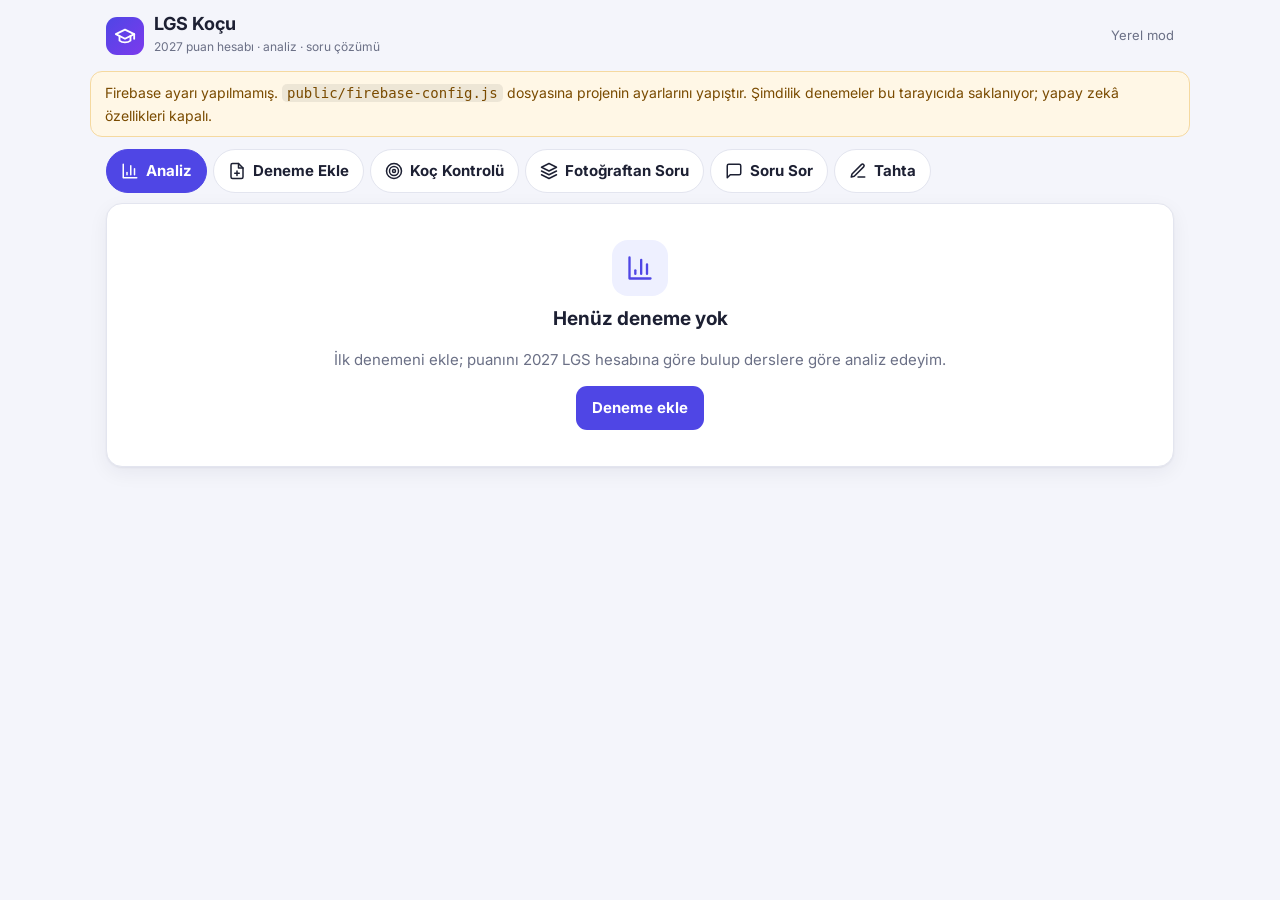
<file: lgs-koc/public/index.html>
<!doctype html>
<html lang="tr">
<head>
<meta charset="utf-8">
<meta name="viewport" content="width=device-width, initial-scale=1, viewport-fit=cover">
<title>LGS Koçu</title>
<meta name="theme-color" content="#4f46e5">
<link rel="preconnect" href="https://fonts.googleapis.com">
<link href="https://fonts.googleapis.com/css2?family=Inter:wght@400;500;600;700;800&display=swap" rel="stylesheet">
<link rel="stylesheet" href="style.css">
</head>
<body>
<!-- Çizgi ikonlar -->
<svg width="0" height="0" style="position:absolute" aria-hidden="true">
  <symbol id="i-logo" viewBox="0 0 24 24"><path d="M22 10 12 5 2 10l10 5 10-5z"/><path d="M6 12v5c3 2.5 9 2.5 12 0v-5"/><path d="M22 10v5"/></symbol>
  <symbol id="i-chart" viewBox="0 0 24 24"><path d="M3 3v18h18"/><path d="M18 17V9"/><path d="M13 17V5"/><path d="M8 17v-3"/></symbol>
  <symbol id="i-file" viewBox="0 0 24 24"><path d="M14 2H6a2 2 0 0 0-2 2v16a2 2 0 0 0 2 2h12a2 2 0 0 0 2-2V8z"/><path d="M14 2v6h6"/><path d="M12 18v-6"/><path d="M9 15h6"/></symbol>
  <symbol id="i-target" viewBox="0 0 24 24"><circle cx="12" cy="12" r="10"/><circle cx="12" cy="12" r="6"/><circle cx="12" cy="12" r="2"/></symbol>
  <symbol id="i-camera" viewBox="0 0 24 24"><path d="M14.5 4h-5L7 7H4a2 2 0 0 0-2 2v9a2 2 0 0 0 2 2h16a2 2 0 0 0 2-2V9a2 2 0 0 0-2-2h-3l-2.5-3z"/><circle cx="12" cy="13" r="3"/></symbol>
  <symbol id="i-layers" viewBox="0 0 24 24"><path d="m12 2 10 5-10 5L2 7z"/><path d="m2 17 10 5 10-5"/><path d="m2 12 10 5 10-5"/></symbol>
  <symbol id="i-message" viewBox="0 0 24 24"><path d="M21 15a2 2 0 0 1-2 2H7l-4 4V5a2 2 0 0 1 2-2h14a2 2 0 0 1 2 2z"/></symbol>
  <symbol id="i-pen" viewBox="0 0 24 24"><path d="M12 20h9"/><path d="M16.5 3.5a2.12 2.12 0 0 1 3 3L7 19l-4 1 1-4Z"/></symbol>
  <symbol id="i-hl" viewBox="0 0 24 24"><path d="m9 11-6 6v3h9l3-3"/><path d="m22 12-4.6 4.6a2 2 0 0 1-2.8 0l-5.2-5.2a2 2 0 0 1 0-2.8L14 4"/></symbol>
  <symbol id="i-eraser" viewBox="0 0 24 24"><path d="m7 21-4.3-4.3c-1-1-1-2.5 0-3.4l9.6-9.6c1-1 2.5-1 3.4 0l5.6 5.6c1 1 1 2.5 0 3.4L13 21"/><path d="M22 21H7"/><path d="m5 11 9 9"/></symbol>
  <symbol id="i-undo" viewBox="0 0 24 24"><path d="M3 7v6h6"/><path d="M21 17a9 9 0 0 0-15-6.7L3 13"/></symbol>
  <symbol id="i-redo" viewBox="0 0 24 24"><path d="M21 7v6h-6"/><path d="M3 17a9 9 0 0 1 15-6.7l3 2.7"/></symbol>
  <symbol id="i-trash" viewBox="0 0 24 24"><path d="M3 6h18"/><path d="M19 6v14a2 2 0 0 1-2 2H7a2 2 0 0 1-2-2V6"/><path d="M8 6V4a2 2 0 0 1 2-2h4a2 2 0 0 1 2 2v2"/></symbol>
  <symbol id="i-image" viewBox="0 0 24 24"><rect x="3" y="3" width="18" height="18" rx="2"/><circle cx="9" cy="9" r="2"/><path d="m21 15-3.1-3.1a2 2 0 0 0-2.8 0L6 21"/></symbol>
  <symbol id="i-x" viewBox="0 0 24 24"><path d="M18 6 6 18"/><path d="m6 6 12 12"/></symbol>
  <symbol id="i-check" viewBox="0 0 24 24"><path d="M20 6 9 17l-5-5"/></symbol>
  <symbol id="i-send" viewBox="0 0 24 24"><path d="m22 2-7 20-4-9-9-4Z"/><path d="M22 2 11 13"/></symbol>
  <symbol id="i-spark" viewBox="0 0 24 24"><path d="M12 3l1.9 5.1L19 10l-5.1 1.9L12 17l-1.9-5.1L5 10l5.1-1.9z"/><path d="M19 17v4"/><path d="M17 19h4"/></symbol>
  <symbol id="i-arrow" viewBox="0 0 24 24"><path d="M5 12h14"/><path d="m12 5 7 7-7 7"/></symbol>
  <symbol id="i-refresh" viewBox="0 0 24 24"><path d="M21 12a9 9 0 1 1-3-6.7L21 8"/><path d="M21 3v5h-5"/></symbol>
  <symbol id="i-plus" viewBox="0 0 24 24"><path d="M12 5v14"/><path d="M5 12h14"/></symbol>
</svg>

<header class="top">
  <div class="brand"><span class="logo"><svg class="ic"><use href="#i-logo"/></svg></span><div><b>LGS Koçu</b><small>2027 puan hesabı · analiz · soru çözümü</small></div></div>
  <div class="who" id="who"></div>
</header>

<div class="banner" id="banner" hidden></div>

<nav class="tabs" id="tabs">
  <button data-tab="analiz" class="on"><svg class="ic"><use href="#i-chart"/></svg>Analiz</button>
  <button data-tab="deneme"><svg class="ic"><use href="#i-file"/></svg>Deneme Ekle</button>
  <button data-tab="koc"><svg class="ic"><use href="#i-target"/></svg>Koç Kontrolü</button>
  <button data-tab="foto"><svg class="ic"><use href="#i-layers"/></svg>Fotoğraftan Soru</button>
  <button data-tab="sor"><svg class="ic"><use href="#i-message"/></svg>Soru Sor</button>
  <button data-tab="tahta"><svg class="ic"><use href="#i-pen"/></svg>Tahta</button>
</nav>

<main>
  <!-- ANALİZ -->
  <section id="t-analiz" class="tab on">
    <div id="analizIcerik"></div>
  </section>

  <!-- DENEME EKLE -->
  <section id="t-deneme" class="tab">
    <div class="card">
      <h2>Yeni deneme</h2>
      <div class="grid3">
        <label>Deneme adı<input id="dAd" placeholder="Örn. Türkiye Geneli 3"></label>
        <label>Yayın<input id="dYayin" placeholder="Örn. X Yayınları"></label>
        <label>Tarih<input id="dTarih" type="date"></label>
      </div>
      <div class="fotoOku">
        <label class="btn ghost"><svg class="ic"><use href="#i-camera"/></svg>Sonuç kâğıdından doldur
          <input type="file" id="dFoto" accept="image/*" capture="environment" hidden>
        </label>
        <span class="muted" id="dFotoDurum">Sonuç kâğıdının fotoğrafını çekersen doğru/yanlış sayıları otomatik doldurulur.</span>
      </div>
      <div class="tablo">
        <table id="dTablo">
          <thead><tr><th>Ders</th><th>Soru</th><th>Doğru</th><th>Yanlış</th><th>Boş</th><th>Net</th></tr></thead>
          <tbody></tbody>
          <tfoot><tr><th colspan="5">Toplam net</th><th id="dToplamNet">0</th></tr></tfoot>
        </table>
      </div>
      <label>Yanlış yaptığın / boş bıraktığın konular (isteğe bağlı)
        <textarea id="dKonular" rows="3" placeholder="Örn. Mat: üslü ifadeler, olasılık · Fen: basınç · Türkçe: sözel mantık"></textarea>
      </label>
      <div class="puanKutu">
        <div><small>Tahmini 2027 LGS puanı</small><b id="dPuan">—</b></div>
        <button class="btn" id="dKaydet">Kaydet ve koç kontrolüne geç<svg class="ic"><use href="#i-arrow"/></svg></button>
      </div>
    </div>
  </section>

  <!-- KOÇ KONTROLÜ -->
  <section id="t-koc" class="tab">
    <div class="card" id="kocGiris">
      <h2>Koç Kontrolü: Yanlışlarını gerçekten anladın mı?</h2>
      <p class="muted">Denemede yanlış yaptığın ya da boş bıraktığın soruların fotoğraflarını ekle. Koç her soruyu önce sana tekrar çözdürür, sonra çözümü anlatır ve aynı kazanımdan yeni bir soruyla anlayıp anlamadığını kontrol eder. Sonunda hangi konuları anladığını, hangilerini tekrar etmen gerektiğini denemene kaydeder.</p>
      <div class="grid2">
        <label>Hangi deneme?<select id="kDeneme"></select></label>
        <label>Kontrol sorusu sayısı (her soru için)<select id="kSayi"><option value="1">1</option><option value="2" selected>2</option></select></label>
      </div>
      <div class="row">
        <label class="btn ghost"><svg class="ic"><use href="#i-camera"/></svg>Soru fotoğrafı ekle
          <input type="file" id="kFoto" accept="image/*" multiple hidden>
        </label>
        <span class="muted" id="kSayac">En fazla 10 fotoğraf. Bir fotoğrafta birden fazla soru olabilir.</span>
      </div>
      <div class="thumbs" id="kThumbs"></div>
      <button class="btn" id="kBasla" disabled><svg class="ic"><use href="#i-target"/></svg>Kontrole başla</button>
    </div>
    <div id="kAlan"></div>
  </section>

  <!-- FOTOĞRAFTAN SORU -->
  <section id="t-foto" class="tab">
    <div class="card">
      <h2>Fotoğraftan sana soru sorayım</h2>
      <p class="muted">Defterinin, konu anlatımının ya da bir test sayfasının fotoğrafını çek. Fotoğraftaki konulara benzer, LGS tarzı yeni sorular hazırlarım.</p>
      <div class="row">
        <label class="btn ghost"><svg class="ic"><use href="#i-camera"/></svg>Fotoğraf çek / seç
          <input type="file" id="fFoto" accept="image/*" multiple hidden>
        </label>
        <label class="inline">Soru sayısı
          <select id="fSayi"><option>3</option><option selected>5</option><option>10</option></select>
        </label>
        <label class="inline">Zorluk
          <select id="fZor"><option>Kolay</option><option selected>Orta</option><option>Zor (LGS üstü)</option></select>
        </label>
      </div>
      <div class="thumbs" id="fThumbs"></div>
      <button class="btn" id="fBasla" disabled><svg class="ic"><use href="#i-spark"/></svg>Soruları hazırla</button>
    </div>
    <div id="fQuiz"></div>
  </section>

  <!-- SORU SOR -->
  <section id="t-sor" class="tab">
    <div class="card chat">
      <div class="chatHead">
        <h2>Soru Sor</h2>
        <button class="btn ghost sm" id="cYeni"><svg class="ic"><use href="#i-plus"/></svg>Yeni sohbet</button>
      </div>
      <div class="msgs" id="cMsgs">
        <div class="msg bot"><div class="bubble">Merhaba! Takıldığın sorunun fotoğrafını çek ya da yaz. Adım adım çözer, anlamadığın yeri tekrar anlatırım.</div></div>
      </div>
      <div class="thumbs" id="cThumbs"></div>
      <form class="composer" id="cForm">
        <label class="iconBtn" title="Fotoğraf ekle"><svg class="ic"><use href="#i-camera"/></svg><input type="file" id="cFoto" accept="image/*" multiple hidden></label>
        <textarea id="cText" rows="1" placeholder="Sorunu yaz ya da fotoğraf ekle…"></textarea>
        <button class="btn" id="cGonder" title="Gönder"><svg class="ic"><use href="#i-send"/></svg></button>
      </form>
      <div class="hizli" id="cHizli">
        <button data-q="Bunu daha basit anlat.">Daha basit anlat</button>
        <button data-q="Bu konuyla ilgili benzer bir LGS sorusu sor, cevabını hemen söyleme.">Benzer soru sor</button>
        <button data-q="Bu sorudaki püf noktası ve sık yapılan hata nedir?">Püf noktası</button>
        <button data-q="Bu konunun kısa bir özetini çıkar.">Konu özeti</button>
      </div>
    </div>
  </section>

  <!-- TAHTA -->
  <section id="t-tahta" class="tab">
    <div class="card board">
      <div class="tools" id="wbTools">
        <button data-tool="pen" class="on" title="Kalem"><svg class="ic"><use href="#i-pen"/></svg></button>
        <button data-tool="hl" title="Fosforlu kalem"><svg class="ic"><use href="#i-hl"/></svg></button>
        <button data-tool="eraser" title="Silgi"><svg class="ic"><use href="#i-eraser"/></svg></button>
        <span class="sep"></span>
        <span class="colors" id="wbColors"></span>
        <span class="sep"></span>
        <select id="wbSize" title="Kalınlık"><option value="2">İnce</option><option value="4" selected>Orta</option><option value="8">Kalın</option></select>
        <select id="wbBg" title="Zemin"><option value="kare">Kareli</option><option value="cizgi">Çizgili</option><option value="duz">Düz</option></select>
        <span class="sep"></span>
        <button id="wbUndo" title="Geri al"><svg class="ic"><use href="#i-undo"/></svg></button>
        <button id="wbRedo" title="Yinele"><svg class="ic"><use href="#i-redo"/></svg></button>
        <button id="wbClear" title="Temizle"><svg class="ic"><use href="#i-trash"/></svg></button>
        <label class="btnTool" title="Fotoğrafı tahtaya koy"><svg class="ic"><use href="#i-image"/></svg><input type="file" id="wbImg" accept="image/*" hidden></label>
        <span class="grow"></span>
        <button class="btn sm" id="wbSor"><svg class="ic"><use href="#i-send"/></svg>Tahtayı Soru Sor'a gönder</button>
      </div>
      <div class="canvasWrap" id="wbWrap"><canvas id="wb"></canvas></div>
    </div>
  </section>
</main>

<div class="toast" id="toast"></div>
<script type="module" src="app.js"></script>
</body>
</html>
</file>
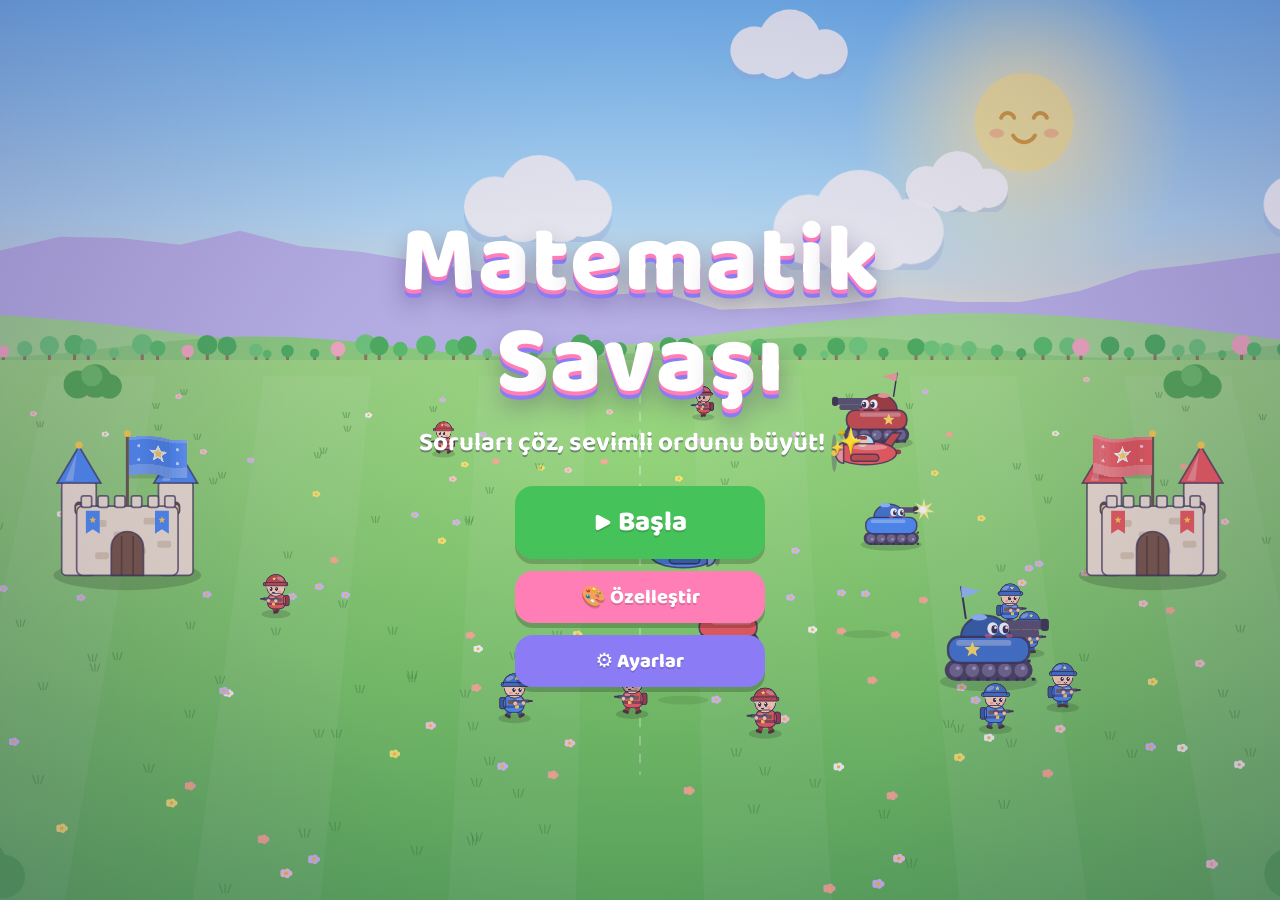
<file: matematik-savasi.html>
<!DOCTYPE html>
<html lang="tr">
<head>
<meta charset="UTF-8">
<meta name="viewport" content="width=device-width,initial-scale=1,maximum-scale=1,user-scalable=no,viewport-fit=cover">
<title>Matematik Savaşı</title>
<link rel="preconnect" href="https://fonts.googleapis.com">
<link rel="preconnect" href="https://fonts.gstatic.com" crossorigin>
<link href="https://fonts.googleapis.com/css2?family=Baloo+2:wght@500;700;800&display=swap" rel="stylesheet">
<style>
:root{--ink:#3b3355;--panel:#fffdf7;--gold:#ffc83d;--green:#46c25a;--pink:#ff7eb6;--purple:#8b7cf6;--blue:#4f8ff7;--cw:78px}
*{box-sizing:border-box;-webkit-tap-highlight-color:transparent}
html,body{margin:0;height:100%;overflow:hidden;background:#9fdcff;font-family:'Baloo 2','Nunito','Segoe UI',system-ui,sans-serif;color:var(--ink);user-select:none;-webkit-user-select:none;-webkit-touch-callout:none}
#cv{position:fixed;inset:0;width:100vw;height:100vh;display:block;touch-action:none}
.hidden{display:none!important}
button{font-family:inherit}
.btn{border:0;border-radius:18px;padding:10px 22px;font-size:20px;font-weight:800;color:#fff;background:var(--blue);box-shadow:0 5px 0 rgba(0,0,0,.2);cursor:pointer;transition:transform .1s,box-shadow .1s;text-shadow:0 2px 0 rgba(0,0,0,.15)}
.btn:hover{transform:translateY(-2px)}
.btn:active{transform:translateY(3px);box-shadow:0 2px 0 rgba(0,0,0,.2)}
.btn.big{font-size:28px;padding:14px 34px}
.btn.green{background:var(--green)}.btn.pink{background:var(--pink)}.btn.purple{background:var(--purple)}
.btn.ghost{background:#efeaf9;color:var(--ink);text-shadow:none}
.screen{position:fixed;inset:0;display:flex;padding:16px;overflow:auto;background:rgba(58,40,110,.3);z-index:20;animation:fade .3s}
.panel{margin:auto;background:var(--panel);border-radius:28px;padding:18px 22px 22px;box-shadow:0 8px 0 rgba(59,51,85,.15),0 20px 40px rgba(40,20,80,.25);width:100%;max-width:640px;animation:pop .4s cubic-bezier(.2,1.5,.4,1)}
.panel.wide{max-width:980px}
h2{margin:0 0 6px;text-align:center;font-size:32px}
h3{margin:12px 0 6px;font-size:19px;opacity:.8;text-align:center}
.row{display:flex;gap:12px;justify-content:center;flex-wrap:wrap;margin-top:18px}
.opts{display:flex;gap:10px;flex-wrap:wrap;justify-content:center}
.opt{border:3px solid transparent;background:#f1ecff;color:var(--ink);border-radius:16px;padding:8px 16px;font-size:19px;font-weight:700;cursor:pointer;transition:transform .15s}
.opt.on{background:#fff3c4;border-color:var(--gold);transform:scale(1.06);box-shadow:0 4px 0 #f0b400}
.opt small{display:block;font-size:13px;font-weight:600;opacity:.7}
.desc{text-align:center;font-size:15px;opacity:.75;margin:12px 0 0}
@keyframes pop{from{transform:scale(.6);opacity:0}to{transform:scale(1);opacity:1}}
@keyframes fade{from{opacity:0}}
@keyframes bob{0%,100%{transform:translateY(0) rotate(-3deg)}50%{transform:translateY(-12px) rotate(3deg)}}
@keyframes shake{0%,100%{transform:translateX(0)}20%{transform:translateX(-8px)}40%{transform:translateX(8px)}60%{transform:translateX(-5px)}80%{transform:translateX(5px)}}
@keyframes glow{0%,100%{box-shadow:0 5px 0 rgba(59,51,85,.18),0 0 0 0 rgba(255,200,61,0)}50%{box-shadow:0 5px 0 rgba(59,51,85,.18),0 0 16px 5px rgba(255,200,61,.85)}}
@keyframes glowr{50%{box-shadow:0 0 12px 3px rgba(255,107,107,.75)}}
/* başlık */
#scrTitle{background:radial-gradient(ellipse at center,rgba(58,40,110,.05),rgba(58,40,110,.25))}
.titlebox{margin:auto;text-align:center}
.title{font-size:clamp(44px,9vw,96px);font-weight:800;line-height:1.05;color:#fff;letter-spacing:1px;text-shadow:0 4px 0 #ff7eb6,0 8px 0 #8b7cf6,0 14px 24px rgba(40,20,80,.35)}
.title span{display:inline-block;animation:bob 1.8s ease-in-out infinite}
.sub{font-size:clamp(18px,2.6vw,26px);font-weight:700;color:#fff;text-shadow:0 2px 0 rgba(59,51,85,.45);margin:8px 0 22px}
.menu{display:flex;flex-direction:column;gap:12px;align-items:center}
.menu .btn{min-width:250px}
/* HUD */
#hud{position:fixed;left:0;right:0;top:0;display:flex;justify-content:space-between;align-items:flex-start;padding:8px 10px;pointer-events:none;z-index:5}
.side{display:flex;align-items:center;gap:8px;background:rgba(255,253,247,.85);padding:5px 10px;border-radius:16px;box-shadow:0 3px 0 rgba(59,51,85,.12);pointer-events:auto}
.side.right{flex-direction:row-reverse;text-align:right}
.flagmini{width:42px;height:28px;border-radius:5px;box-shadow:0 0 0 2px #fff,0 2px 4px rgba(0,0,0,.2)}
.nm{font-weight:800;font-size:15px;line-height:1}
.hpbar{width:clamp(70px,16vw,190px);height:14px;background:#e6def5;border-radius:8px;overflow:hidden;margin-top:3px;box-shadow:inset 0 2px 0 rgba(0,0,0,.08);display:flex}
.hpbar i{display:block;height:100%;width:100%;background:linear-gradient(#8ee68f,#3fb455);border-radius:8px;transition:width .25s}
.right .hpbar{justify-content:flex-end}
.hpbar i.low{background:linear-gradient(#ffb0a0,#ff6b6b)}
.chip{border:0;border-radius:12px;padding:4px 10px;font-weight:800;font-size:14px;color:#fff;background:#7a8bb0;cursor:pointer;white-space:nowrap}
.chip.on{background:#ff6b6b;animation:glowr 1s infinite}
#pauseBtn{pointer-events:auto;border:0;width:40px;height:40px;border-radius:50%;background:rgba(255,253,247,.85);font-size:17px;box-shadow:0 3px 0 rgba(59,51,85,.12);cursor:pointer;color:var(--ink)}
/* kartlar */
.cardbar{position:fixed;bottom:8px;display:flex;gap:8px;z-index:6;pointer-events:none}
#cardsL.solo{left:50%;transform:translateX(-50%)}
#cardsL.duo{left:10px}
#cardsR{right:10px}
.card{pointer-events:auto;position:relative;width:var(--cw);height:calc(var(--cw)*1.22);border-radius:16px;background:linear-gradient(170deg,#fff,#fff0d2);border:3px solid #fff;box-shadow:0 5px 0 rgba(59,51,85,.18);cursor:pointer;overflow:hidden;transition:transform .15s;touch-action:none}
.card:hover{transform:translateY(-6px) rotate(-2deg)}
.card.ready{animation:glow 1.6s infinite}
.card canvas{position:absolute;left:0;top:3px;width:100%;height:66%}
.card .cn{position:absolute;bottom:4px;left:1px;right:1px;text-align:center;font-weight:800;font-size:calc(var(--cw)*.14);line-height:1.02}
.card .key{position:absolute;top:3px;left:4px;z-index:2;font-size:12px;font-weight:800;background:var(--ink);color:#fff;border-radius:6px;padding:0 5px}
.tablet .card .key{display:none}
.card .cool{position:absolute;left:0;right:0;bottom:0;height:0;background:rgba(59,51,85,.55);z-index:3}
.card .cdt{position:absolute;inset:0;display:flex;align-items:center;justify-content:center;font-size:calc(var(--cw)*.3);font-weight:800;color:#fff;z-index:4;text-shadow:0 2px 0 rgba(0,0,0,.3)}
.card.shake{animation:shake .4s}
.cardfly{position:fixed;z-index:30;pointer-events:none;transition:transform .6s cubic-bezier(.5,-.4,.6,1),opacity .6s}
body.tablet{--cw:min(94px,13.5vh)}
/* dokunmatik butonlar */
.touchpad{position:fixed;bottom:calc(var(--cw)*1.22 + 22px);z-index:6;display:flex;align-items:flex-end;gap:10px;pointer-events:none}
#touchL{left:10px}#touchR{right:10px;flex-direction:row-reverse}
.pc .touchpad{display:none!important}
.bigfight{pointer-events:auto;width:78px;height:78px;border-radius:50%;border:4px solid #fff;background:#7a8bb0;color:#fff;font-size:26px;font-weight:800;line-height:1;box-shadow:0 5px 0 rgba(0,0,0,.2);touch-action:none;opacity:.92}
.bigfight small{display:block;font-size:12px}
.bigfight.on{background:#ff6b6b;animation:glowr 1s infinite}
.dpad{pointer-events:auto;display:grid;grid-template-columns:repeat(3,42px);grid-template-rows:repeat(2,42px);gap:4px;opacity:.9}
.dpad button{border:0;border-radius:12px;background:rgba(255,253,247,.9);font-size:17px;color:var(--ink);box-shadow:0 3px 0 rgba(0,0,0,.15);touch-action:none;padding:0}
.dpad .u{grid-column:2;grid-row:1}.dpad .l{grid-column:1;grid-row:2}.dpad .d{grid-column:2;grid-row:2}.dpad .r{grid-column:3;grid-row:2}
/* soru paneli */
.qpanel{position:fixed;top:45%;left:50%;transform:translate(-50%,-50%);width:min(460px,92vw);z-index:15;background:var(--panel);border-radius:26px;padding:12px 16px 14px;border:5px solid var(--blue);box-shadow:0 8px 0 rgba(59,51,85,.15),0 20px 40px rgba(40,20,80,.3)}
.qpanel.in{animation:qpop .35s cubic-bezier(.2,1.6,.4,1)}
@keyframes qpop{from{transform:translate(-50%,-50%) scale(.5);opacity:0}}
body.duo #qL{left:25.5%;width:min(440px,48vw)}
body.duo #qR{left:74.5%;width:min(440px,48vw)}
.qhead{display:flex;align-items:center;justify-content:space-between;font-weight:800;font-size:15px}
.qhead span{opacity:.75}
.qx{border:0;background:#efeaf9;border-radius:10px;width:32px;height:32px;font-size:15px;cursor:pointer;color:var(--ink)}
.qtext{font-size:clamp(18px,2.7vw,28px);font-weight:800;text-align:center;margin:6px 0 12px;line-height:1.25}
.answers{display:grid;grid-template-columns:1fr 1fr;gap:10px}
.ans{position:relative;border:0;border-radius:16px;padding:11px 6px;font-size:clamp(18px,2.5vw,26px);font-weight:800;background:#f1ecff;color:var(--ink);box-shadow:0 4px 0 #d6cdf0;cursor:pointer;touch-action:manipulation}
.ans:hover{background:#e7defe}
.ans .k{position:absolute;left:8px;top:3px;font-size:12px;opacity:.55}
.tablet .ans .k{display:none}
.ans.good{background:#7be08a;box-shadow:0 4px 0 #3fb455;color:#fff;animation:pop .3s}
.ans.bad{background:#ff8a8a;box-shadow:0 4px 0 #e05555;color:#fff;animation:shake .4s}
.qmsg{text-align:center;font-weight:800;font-size:18px;min-height:24px;margin-top:8px}
/* mesajlar */
#toast{position:fixed;top:58px;left:50%;transform:translateX(-50%);z-index:12;pointer-events:none;display:flex;flex-direction:column;align-items:center;gap:6px;width:max-content;max-width:94vw}
.tmsg{background:rgba(255,253,247,.94);padding:5px 16px;border-radius:14px;font-weight:800;font-size:17px;box-shadow:0 3px 0 rgba(0,0,0,.1);animation:pop .3s;transition:opacity .4s;text-align:center}
#bigText{position:fixed;left:0;right:0;top:32%;text-align:center;z-index:12;pointer-events:none;font-size:clamp(50px,11vw,120px);font-weight:800;color:#fff;text-shadow:0 5px 0 #ff7eb6,0 10px 0 #8b7cf6,0 16px 30px rgba(0,0,0,.3)}
#bigText.go{animation:bigpop .7s cubic-bezier(.2,1.6,.4,1)}
@keyframes bigpop{from{transform:scale(.2) rotate(-10deg);opacity:0}}
#hint{position:fixed;left:50%;bottom:calc(var(--cw)*1.22 + 24px);transform:translateX(-50%);z-index:4;background:rgba(59,51,85,.72);color:#fff;padding:6px 14px;border-radius:12px;font-size:14px;font-weight:700;pointer-events:none;transition:opacity 1s;text-align:center;max-width:92vw}
/* özelleştirme */
.custgrid{display:grid;grid-template-columns:1fr 1fr;gap:16px;margin-top:8px}
@media(max-width:760px){.custgrid{grid-template-columns:1fr}}
.custgrid section{background:#f8f4ff;border-radius:20px;padding:6px 14px 14px;text-align:center}
.swatches{display:flex;flex-wrap:wrap;gap:8px;justify-content:center;margin:6px 0}
.sw{width:34px;height:34px;border-radius:50%;border:3px solid #fff;box-shadow:0 0 0 2px #d9d0ef;cursor:pointer;padding:0;transition:transform .12s}
.sw.on{box-shadow:0 0 0 3px var(--ink);transform:scale(1.14)}
.swatches.small .sw{width:28px;height:28px}
.paintwrap{display:flex;gap:12px;justify-content:center;align-items:center;flex-wrap:wrap}
#soldierCv{width:min(220px,52vw);aspect-ratio:128/144;border-radius:18px;background:#fff repeating-conic-gradient(#f0ebfb 0 25%,#fff 0 50%) 0 0/20px 20px;touch-action:none;cursor:crosshair;box-shadow:inset 0 0 0 3px #e3dbf5}
#soldierPrev{width:110px;height:110px;border-radius:18px;background:linear-gradient(#c6ecff 55%,#8ed66f 55%)}
#flagCv{width:min(400px,80vw);aspect-ratio:3/2;border-radius:10px;background:#fff;touch-action:none;cursor:crosshair;box-shadow:0 0 0 3px #e3dbf5,0 6px 14px rgba(0,0,0,.12)}
.tools{display:flex;flex-wrap:wrap;gap:6px;justify-content:center;margin-top:8px}
.tool{border:0;border-radius:12px;background:#fff;padding:5px 10px;font-weight:800;font-size:15px;color:var(--ink);box-shadow:0 3px 0 #ddd3f2;cursor:pointer}
.tool.on{background:#fff3c4;box-shadow:0 3px 0 #f0b400}
.tiny{font-size:13px;opacity:.65;margin:4px 0 0}
/* ayarlar */
.setrow{display:flex;align-items:center;gap:12px;justify-content:center;margin:8px 0;font-weight:700;font-size:18px;flex-wrap:wrap}
.setrow label{min-width:110px}
.tog{width:64px;height:34px;border-radius:20px;border:0;background:#d9d0ef;position:relative;cursor:pointer}
.tog::after{content:'';position:absolute;top:4px;left:4px;width:26px;height:26px;border-radius:50%;background:#fff;transition:left .2s;box-shadow:0 2px 0 rgba(0,0,0,.15)}
.tog.on{background:var(--green)}.tog.on::after{left:34px}
input[type=range]{width:140px;accent-color:var(--purple)}
.keys{font-size:14px;background:#f8f4ff;border-radius:14px;padding:8px 12px;margin-top:12px;line-height:1.7;text-align:center}
kbd{background:#fff;border-radius:6px;padding:0 6px;box-shadow:0 2px 0 #d6cdf0;font-family:inherit;font-weight:800}
/* bitiş */
.endstats{display:flex;gap:12px;justify-content:center;flex-wrap:wrap;margin-top:10px}
.stat{background:#f8f4ff;border-radius:16px;padding:8px 14px;text-align:center;font-weight:700;min-width:120px}
.stat b{display:block;font-size:22px}
#endSub{text-align:center;font-size:18px;font-weight:700;margin:0}
#rotateHint{position:fixed;inset:0;z-index:50;background:#8b7cf6;color:#fff;display:none;align-items:center;justify-content:center;text-align:center;font-size:26px;font-weight:800;padding:20px}
@media (orientation:portrait) and (max-width:620px){body.ingame #rotateHint{display:flex}}
</style>
</head>
<body class="pc">
<canvas id="cv"></canvas>

<div id="hud" class="hidden">
  <div class="side left" id="hudL">
    <canvas class="flagmini" id="flagL" width="90" height="60"></canvas>
    <div><div class="nm" id="nameL">Oyuncu 1</div><div class="hpbar"><i id="hpL"></i></div></div>
    <button class="chip" id="chipL">🛡 Bekle</button>
  </div>
  <button id="pauseBtn" title="Duraklat (Esc)">⏸</button>
  <div class="side right" id="hudR">
    <canvas class="flagmini" id="flagR" width="90" height="60"></canvas>
    <div><div class="nm" id="nameR">Bot</div><div class="hpbar"><i id="hpR"></i></div></div>
    <button class="chip" id="chipR">🛡 Bekle</button>
  </div>
</div>
<div id="cardsL" class="cardbar hidden"></div>
<div id="cardsR" class="cardbar hidden"></div>
<div id="touchL" class="touchpad hidden">
  <button class="bigfight" data-t="0">⚔<small>SALDIR</small></button>
  <div class="dpad"><button class="u" data-v="0U">▲</button><button class="l" data-v="0L">◀</button><button class="d" data-v="0D">▼</button><button class="r" data-v="0R">▶</button></div>
</div>
<div id="touchR" class="touchpad hidden">
  <button class="bigfight" data-t="1">⚔<small>SALDIR</small></button>
  <div class="dpad"><button class="u" data-v="1U">▲</button><button class="l" data-v="1L">◀</button><button class="d" data-v="1D">▼</button><button class="r" data-v="1R">▶</button></div>
</div>
<div id="qL" class="qpanel hidden"></div>
<div id="qR" class="qpanel hidden"></div>
<div id="toast"></div>
<div id="bigText"></div>
<div id="hint" class="hidden"></div>

<div id="scrTitle" class="screen">
  <div class="titlebox">
    <div class="title" id="titleTxt"></div>
    <div class="sub">Soruları çöz, sevimli ordunu büyüt! ✨</div>
    <div class="menu">
      <button class="btn big green" id="bStart">▶ Başla</button>
      <button class="btn pink" id="bCustom">🎨 Özelleştir</button>
      <button class="btn purple" id="bSettings">⚙ Ayarlar</button>
    </div>
  </div>
</div>

<div id="scrSetup" class="screen hidden"><div class="panel">
  <h2>⚔ Savaş Ayarları</h2>
  <h3>Zorluk</h3>
  <div class="opts" data-group="diff"><button class="opt" data-v="kolay">😊 Kolay</button><button class="opt" data-v="orta">😎 Orta</button><button class="opt" data-v="zor">🔥 Zor</button></div>
  <h3>Sınıf seviyesi</h3>
  <div class="opts" data-group="grade"><button class="opt" data-v="5">5. sınıf</button><button class="opt" data-v="6">6. sınıf</button><button class="opt" data-v="7">7. sınıf</button><button class="opt" data-v="8">8. sınıf</button></div>
  <h3>Rakip</h3>
  <div class="opts" data-group="opp"><button class="opt" data-v="bot">🤖 Bot</button><button class="opt" data-v="2p">👫 İkinci oyuncu</button></div>
  <p class="desc" id="setupDesc"></p>
  <div class="row"><button class="btn ghost" data-back>← Geri</button><button class="btn big green" id="bGo">⚔ Savaşa Başla!</button></div>
</div></div>

<div id="scrCustom" class="screen hidden"><div class="panel wide">
  <h2>🎨 Özelleştir</h2>
  <div class="opts" id="custTabs"><button class="opt on" data-p="0">🔵 Oyuncu 1</button><button class="opt" data-p="1">🔴 Oyuncu 2</button></div>
  <div class="custgrid">
    <section>
      <h3>Asker rengi</h3>
      <div class="swatches" id="colorSw"></div>
      <h3>Askeri boya</h3>
      <div class="paintwrap"><canvas id="soldierCv" width="128" height="144"></canvas><canvas id="soldierPrev" width="220" height="220"></canvas></div>
      <div class="swatches small" id="soldierPal"></div>
      <div class="tools" id="soldierTools"></div>
      <p class="tiny">Boya sadece askerin üstüne sürülür, taşmaz. Gözler hep sevimli kalır!</p>
    </section>
    <section>
      <h3>Bayrak çiz</h3>
      <canvas id="flagCv" width="180" height="120"></canvas>
      <div class="swatches small" id="flagPal"></div>
      <div class="tools" id="flagTools"></div>
      <p class="tiny">İpucu: Önce kovayla zemini boya, sonra yıldız ve kalp damgaları ekle.</p>
    </section>
  </div>
  <div class="row"><button class="btn green" data-back>✔ Tamam</button></div>
</div></div>

<div id="scrSettings" class="screen hidden"><div class="panel">
  <h2>⚙ Ayarlar</h2>
  <h3>Kontrol modu</h3>
  <div class="opts" data-group="mode"><button class="opt" data-v="tablet"><b>📱 Tablet modu</b><small>Ekranda dokunmatik butonlar</small></button><button class="opt" data-v="pc"><b>💻 Bilgisayar modu</b><small>Sade ekran, klavye yeterli</small></button></div>
  <h3>Ses</h3>
  <div class="setrow"><label>🎵 Müzik</label><button class="tog" id="togMusic"></button><input type="range" id="volMusic" min="0" max="1" step="0.05"></div>
  <div class="setrow"><label>💥 Efektler</label><button class="tog" id="togSfx"></button><input type="range" id="volSfx" min="0" max="1" step="0.05"></div>
  <div class="keys">
    <b>Oyuncu 1:</b> <kbd>R</kbd> saldır / dur · <kbd>W</kbd><kbd>A</kbd><kbd>S</kbd><kbd>D</kbd> savaş hattı · <kbd>1</kbd>–<kbd>5</kbd> kartlar ve cevaplar<br>
    <b>Oyuncu 2:</b> <kbd>H</kbd> saldır / dur · <kbd>←</kbd><kbd>↑</kbd><kbd>↓</kbd><kbd>→</kbd> savaş hattı · <kbd>7</kbd><kbd>8</kbd><kbd>9</kbd><kbd>0</kbd> kartlar ve cevaplar<br>
    Bayrağı fareyle ya da parmağınla sürükleyerek de hattı taşıyabilirsin · <kbd>Esc</kbd> duraklat
  </div>
  <div class="row"><button class="btn green" data-back>✔ Tamam</button></div>
</div></div>

<div id="scrPause" class="screen hidden"><div class="panel" style="max-width:420px">
  <h2>⏸ Mola</h2>
  <div class="menu" style="margin-top:12px">
    <button class="btn green" id="bResume">▶ Devam et</button>
    <button class="btn purple" id="bPauseSettings">⚙ Ayarlar</button>
    <button class="btn ghost" id="bQuit">🏠 Ana menü</button>
  </div>
</div></div>

<div id="scrEnd" class="screen hidden"><div class="panel">
  <h2 id="endTitle">Kazandın!</h2>
  <p id="endSub"></p>
  <div class="endstats" id="endStats"></div>
  <div class="row"><button class="btn big green" id="bAgain">↻ Tekrar oyna</button><button class="btn ghost" id="bMenu">🏠 Ana menü</button></div>
</div></div>

<div id="rotateHint">🔄<br>Daha rahat oynamak için cihazını yan çevir</div>

<script>
'use strict';
/* ================= YARDIMCILAR ================= */
const $ = s => document.querySelector(s);
const $$ = s => Array.from(document.querySelectorAll(s));
const rnd = (a, b) => a + Math.random() * (b - a);
const rndi = (a, b) => Math.floor(a + Math.random() * (b - a + 1));
const pick = a => a[Math.floor(Math.random() * a.length)];
const clamp = (v, a, b) => v < a ? a : v > b ? b : v;
const lerp = (a, b, t) => a + (b - a) * t;
const ease = t => t < .5 ? 2 * t * t : 1 - Math.pow(-2 * t + 2, 2) / 2;
const easeOutBack = t => { const c = 1.7; return 1 + (c + 1) * Math.pow(t - 1, 3) + c * Math.pow(t - 1, 2); };
function shuffle(a) { for (let i = a.length - 1; i > 0; i--) { const j = Math.floor(Math.random() * (i + 1)); [a[i], a[j]] = [a[j], a[i]]; } return a; }
function srand(seed) { let s = seed % 2147483647; if (s <= 0) s += 2147483646; return () => (s = s * 16807 % 2147483647) / 2147483647; }
function hexRgb(h) { h = h.replace('#', ''); if (h.length === 3) h = h.split('').map(x => x + x).join(''); const n = parseInt(h, 16); return [n >> 16 & 255, n >> 8 & 255, n & 255]; }
function shade(hex, amt) { const [r, g, b] = hexRgb(hex); const f = v => Math.round(clamp(amt < 0 ? v * (1 + amt) : v + (255 - v) * amt, 0, 255)); return `rgb(${f(r)},${f(g)},${f(b)})`; }
function rgba(hex, a) { const [r, g, b] = hexRgb(hex); return `rgba(${r},${g},${b},${a})`; }

/* çizim yardımcıları */
function rr(c, x, y, w, h, r) { r = Math.min(r, w / 2, h / 2); c.beginPath(); c.moveTo(x + r, y); c.arcTo(x + w, y, x + w, y + h, r); c.arcTo(x + w, y + h, x, y + h, r); c.arcTo(x, y + h, x, y, r); c.arcTo(x, y, x + w, y, r); c.closePath(); }
function circ(c, x, y, r) { c.beginPath(); c.arc(x, y, Math.max(0.01, r), 0, Math.PI * 2); }
function ell(c, x, y, rx, ry, rot) { c.beginPath(); c.ellipse(x, y, Math.max(.01, rx), Math.max(.01, ry), rot || 0, 0, Math.PI * 2); }
function starPath(c, x, y, R, r, n) { n = n || 5; c.beginPath(); for (let i = 0; i < n * 2; i++) { const a = -Math.PI / 2 + i * Math.PI / n, d = i % 2 ? r : R; c.lineTo(x + Math.cos(a) * d, y + Math.sin(a) * d); } c.closePath(); }
function heartPath(c, x, y, s) { c.beginPath(); c.moveTo(x, y + s * .8); c.bezierCurveTo(x - s * 1.25, y - s * .1, x - s * .6, y - s * 1.05, x, y - s * .35); c.bezierCurveTo(x + s * .6, y - s * 1.05, x + s * 1.25, y - s * .1, x, y + s * .8); c.closePath(); }
const INK = '#3b3355', SKIN = '#ffd8b5';

/* ================= KAYIT ================= */
const store = {
  get(k, d) { try { const v = localStorage.getItem('msv_' + k); return v == null ? d : JSON.parse(v); } catch (e) { return d; } },
  set(k, v) { try { localStorage.setItem('msv_' + k, JSON.stringify(v)); } catch (e) { } }
};
const isTouch = ('ontouchstart' in window) || navigator.maxTouchPoints > 0;
const settings = Object.assign({ mode: isTouch ? 'tablet' : 'pc', music: true, sfx: true, musicVol: .5, sfxVol: .7 }, store.get('settings', {}));
const cfg = Object.assign({ diff: 'orta', grade: 6, opp: 'bot' }, store.get('cfg', {}));
const custom = store.get('custom', null) || [{ color: '#4f8ff7', paint: null, flag: null }, { color: '#ef5d5d', paint: null, flag: null }];
function saveSettings() { store.set('settings', settings); }
function saveCustom() { store.set('custom', custom); }

/* ================= SES ================= */
const mf = m => 440 * Math.pow(2, (m - 69) / 12);
const AU = {
  ctx: null, step: 0, next: 0,
  init() {
    if (this.ctx) { if (this.ctx.state === 'suspended') this.ctx.resume(); return; }
    const AC = window.AudioContext || window.webkitAudioContext; if (!AC) return;
    const c = this.ctx = new AC();
    this.master = c.createGain(); this.master.gain.value = .9;
    const comp = c.createDynamicsCompressor(); comp.threshold.value = -16; comp.ratio.value = 5;
    this.master.connect(comp); comp.connect(c.destination);
    this.mus = c.createGain(); this.mus.connect(this.master);
    this.fx = c.createGain(); this.fx.connect(this.master);
    const dl = c.createDelay(); dl.delayTime.value = .27; const fb = c.createGain(); fb.gain.value = .3; const wet = c.createGain(); wet.gain.value = .25;
    this.echo = c.createGain(); this.echo.connect(dl); dl.connect(fb); fb.connect(dl); dl.connect(wet); wet.connect(this.mus);
    const len = c.sampleRate * 1.5, b = c.createBuffer(1, len, c.sampleRate), d = b.getChannelData(0);
    for (let i = 0; i < len; i++) d[i] = Math.random() * 2 - 1;
    this.nb = b; this.applyVol();
    setInterval(() => this.tick(), 30);
  },
  now() { return this.ctx ? this.ctx.currentTime : 0; },
  applyVol() { if (!this.ctx) return; this.mus.gain.value = settings.music ? settings.musicVol * .6 : 0; this.fx.gain.value = settings.sfx ? settings.sfxVol : 0; },
  tone(f, dur, o = {}) {
    const c = this.ctx; if (!c || c.state !== 'running') return;
    const t = o.when || c.currentTime, osc = c.createOscillator(), g = c.createGain();
    osc.type = o.type || 'sine'; osc.frequency.setValueAtTime(f, t);
    if (o.to) osc.frequency.exponentialRampToValueAtTime(o.to, t + dur);
    const v = o.vol == null ? .3 : o.vol, a = o.att || .005;
    g.gain.setValueAtTime(.0001, t); g.gain.linearRampToValueAtTime(v, t + a); g.gain.exponentialRampToValueAtTime(.0001, t + dur);
    osc.connect(g); g.connect(o.dest || this.fx); if (o.echo) g.connect(this.echo);
    osc.start(t); osc.stop(t + dur + .05);
  },
  noise(dur, o = {}) {
    const c = this.ctx; if (!c || c.state !== 'running') return;
    const t = o.when || c.currentTime, s = c.createBufferSource(), f = c.createBiquadFilter(), g = c.createGain();
    s.buffer = this.nb; f.type = o.ft || 'lowpass'; f.frequency.setValueAtTime(o.f || 1200, t);
    if (o.fTo) f.frequency.exponentialRampToValueAtTime(o.fTo, t + dur);
    f.Q.value = o.q || .7; const v = o.vol == null ? .3 : o.vol;
    g.gain.setValueAtTime(.0001, t); g.gain.linearRampToValueAtTime(v, t + (o.att || .005)); g.gain.exponentialRampToValueAtTime(.0001, t + dur);
    s.connect(f); f.connect(g); g.connect(o.dest || this.fx);
    s.start(t, Math.random() * .4); s.stop(t + dur + .05);
  },
  /* ---- müzik: neşeli ama yumuşak, 4 akorlu döngü ---- */
  tick() {
    const c = this.ctx; if (!c || c.state !== 'running' || !settings.music) { this.next = 0; return; }
    const spb = 60 / 118 / 4;
    if (this.next < c.currentTime) this.next = c.currentTime + .06;
    while (this.next < c.currentTime + .16) { this.playStep(this.step, this.next); this.next += spb; this.step = (this.step + 1) % 128; }
  },
  playStep(s, t) {
    const bar = Math.floor(s / 16) % 4, st = s % 16, sec = Math.floor(s / 64), d = this.mus;
    const CH = [[60, 64, 67, 72], [59, 62, 67, 71], [57, 60, 64, 69], [57, 60, 65, 69]], BASS = [36, 43, 45, 41];
    const ch = CH[bar], calm = typeof game !== 'undefined' && !!game && game.anyQ;
    if (st % 8 === 0 || (st === 10 && !calm)) this.tone(150, .2, { to: 42, vol: .5, dest: d, when: t });
    if (st === 4 || st === 12) this.noise(.13, { f: 1900, ft: 'bandpass', q: .8, vol: .16, dest: d, when: t });
    if (st % 2 === 0) this.noise(.04, { f: 8000, ft: 'highpass', vol: st % 4 === 2 ? .07 : .03, dest: d, when: t });
    if ([0, 3, 6, 8, 11, 14].includes(st)) this.tone(mf(BASS[bar] + (st === 6 || st === 14 ? 12 : 0)), .2, { type: 'triangle', vol: .3, dest: d, when: t });
    const n = ch[[0, 1, 2, 3, 2, 1, 2, 3][st % 8]];
    this.tone(mf(n + 12), .12, { type: 'square', vol: .03, dest: d, when: t, echo: true });
    if (st === 0) ch.slice(0, 3).forEach(m => this.tone(mf(m), 1.9, { type: 'sine', vol: .045, att: .35, dest: d, when: t }));
    const M1 = [76, 0, 0, 79, 0, 0, 81, 0, 79, 0, 76, 0, 74, 0, 72, 0, 74, 0, 0, 79, 0, 0, 83, 0, 81, 0, 79, 0, 74, 0, 0, 0, 72, 0, 0, 76, 0, 0, 81, 0, 84, 0, 83, 0, 81, 0, 76, 0, 77, 0, 76, 0, 74, 0, 72, 0, 74, 0, 0, 76, 0, 0, 0, 0];
    const M2 = [84, 0, 0, 0, 88, 0, 0, 0, 91, 0, 0, 0, 88, 0, 0, 0, 86, 0, 0, 0, 83, 0, 0, 0, 79, 0, 0, 0, 83, 0, 0, 0, 81, 0, 0, 0, 84, 0, 0, 0, 88, 0, 0, 0, 84, 0, 0, 0, 81, 0, 0, 0, 77, 0, 0, 0, 79, 0, 81, 0, 83, 0, 0, 0];
    const m = (sec === 0 ? M1 : M2)[bar * 16 + st];
    if (m) this.tone(mf(m), sec === 0 ? .3 : .5, { type: sec === 0 ? 'triangle' : 'sine', vol: sec === 0 ? .12 : .09, dest: d, when: t, echo: true });
  }
};
const SFX = {
  last: {},
  ok(n, gap) { const t = performance.now(); if (this.last[n] && t - this.last[n] < gap) return false; this.last[n] = t; return true; },
  shoot() { if (!this.ok('shoot', 55)) return; AU.tone(rnd(750, 950), .07, { type: 'square', to: 260, vol: .045 }); AU.noise(.05, { f: 3500, ft: 'highpass', vol: .04 }); },
  cannon(big) { if (!this.ok('cannon', 80)) return; AU.tone(big ? 110 : 160, big ? .35 : .22, { to: 40, vol: big ? .32 : .2 }); AU.noise(big ? .3 : .18, { f: 1000, fTo: 150, vol: big ? .28 : .16 }); },
  boom(big) { if (!this.ok('boom' + big, big ? 70 : 50)) return; AU.noise(big ? .9 : .45, { f: big ? 1500 : 2200, fTo: 70, vol: big ? .5 : .26 }); AU.tone(big ? 85 : 130, big ? .6 : .3, { to: 30, vol: big ? .45 : .25 }); if (big) AU.tone(2000, .5, { to: 2600, vol: .02 }); },
  sparkle() { if (!this.ok('sp', 90)) return; const t = AU.now(); [0, 4, 7, 12, 16].forEach((m, i) => AU.tone(mf(88 + m), .22, { vol: .05, when: t + i * .045, echo: true })); },
  correct() { const t = AU.now(); [72, 76, 79, 84].forEach((m, i) => AU.tone(mf(m), .3, { type: 'triangle', vol: .17, when: t + i * .07 })); this.last.sp = 0; setTimeout(() => this.sparkle(), 280); },
  wrong() { const t = AU.now(); AU.tone(330, .25, { type: 'sawtooth', to: 160, vol: .09 }); AU.tone(240, .4, { to: 110, vol: .16, when: t + .14 }); },
  card() { AU.noise(.45, { f: 300, fTo: 4500, ft: 'bandpass', q: 1.4, vol: .22 }); this.last.sp = 0; this.sparkle(); },
  whistle() { if (!this.ok('wh', 160)) return; AU.tone(rnd(1400, 1700), 1.0, { to: 300, vol: .05, att: .05 }); },
  click() { AU.tone(660, .06, { type: 'triangle', vol: .12 }); },
  pop() { if (!this.ok('pop', 40)) return; AU.tone(rnd(480, 640), .12, { to: 1100, vol: .1 }); },
  splat() { AU.noise(.35, { f: 1100, fTo: 180, vol: .45 }); AU.tone(220, .22, { to: 60, vol: .3 }); },
  throwE() { AU.noise(.28, { f: 500, fTo: 2800, ft: 'bandpass', q: 2, vol: .16 }); },
  fanfare() { const t = AU.now(); [[72, 0], [76, .14], [79, .28], [84, .42], [79, .66], [84, .8], [88, .94]].forEach(([m, d], i) => { AU.tone(mf(m), i === 6 ? .9 : .3, { type: 'square', vol: .07, when: t + d }); AU.tone(mf(m - 12), i === 6 ? .9 : .3, { type: 'triangle', vol: .12, when: t + d }); }); },
  sad() { const t = AU.now(); [67, 66, 65, 64].forEach((m, i) => AU.tone(mf(m), i === 3 ? .8 : .3, { type: 'triangle', vol: .14, when: t + i * .3 })); },
  flee() { AU.tone(380, .3, { to: 950, vol: .12 }); AU.tone(500, .2, { type: 'square', to: 1200, vol: .03, when: AU.now() + .15 }); },
  plane() { AU.noise(1.6, { f: 250, fTo: 900, ft: 'bandpass', q: 3, vol: .2, att: .4 }); },
  toggle(on) { const t = AU.now(); AU.tone(on ? 520 : 700, .1, { type: 'triangle', vol: .14 }); AU.tone(on ? 780 : 470, .14, { type: 'triangle', vol: .14, when: t + .08 }); },
  count(go) { AU.tone(go ? 880 : 520, go ? .5 : .18, { type: 'square', vol: .08 }); },
  warn() { const t = AU.now(); [0, .25, .5].forEach(d => AU.tone(900, .15, { type: 'square', vol: .05, when: t + d })); }
};

/* ================= SORULAR (MEB sınıf konularına göre) ================= */
const gcd = (a, b) => b ? gcd(b, a % b) : Math.abs(a);
const lcm = (a, b) => a / gcd(a, b) * b;
const fmt = n => { const r = Math.round(n * 1000) / 1000; return (r < 0 ? '−' : '') + String(Math.abs(r)).replace('.', ','); };
const pn = n => n < 0 ? '(' + fmt(n) + ')' : fmt(n);
const SUPM = { '0': '⁰', '1': '¹', '2': '²', '3': '³', '4': '⁴', '5': '⁵', '6': '⁶', '7': '⁷', '8': '⁸', '9': '⁹', '-': '⁻' };
const sup = n => String(n).split('').map(ch => SUPM[ch]).join('');
function frac(n, d) { if (d < 0) { n = -n; d = -d; } const g = gcd(n, d) || 1; n /= g; d /= g; return d === 1 ? fmt(n) : (n < 0 ? '−' : '') + Math.abs(n) + '/' + d; }
function fracCh(n, d) {
  const a = frac(n, d), out = new Set();
  [[n + 1, d], [n, d + 1], [d, n], [n * 2, d], [n, d * 2], [n + d, d], [Math.max(1, n - 1), d], [n + 2, d + 1], [n, Math.max(1, d - 1)]]
    .forEach(([x, y]) => { if (y !== 0 && x !== 0) { const f = frac(x, y); if (f !== a) out.add(f); } });
  return shuffle([...out]).slice(0, 3);
}
function numCh(a, neg) {
  const isInt = Number.isInteger(a);
  let pool = isInt ? [a + 1, a - 1, a + 2, a - 2, a + 10, a - 10, -a, a * 2, a + 5, a - 5, a + 3, a - 3]
    : [a + .1, a - .1, a + 1, a - 1, a * 10, a / 10, a + .5, a - .5, a + .2];
  pool = [...new Set(pool.map(v => Math.round(v * 1000) / 1000))].filter(v => v !== a && (neg || v >= 0));
  pool.sort((x, y) => Math.abs(x - a) - Math.abs(y - a));
  const near = shuffle(pool.slice(0, 4)), far = shuffle(pool.slice(4));
  return [near[0], near[1], far[0] != null ? far[0] : near[2]].filter(v => v != null);
}
const Q = (t, a, ch, neg) => ({ t, a, ch, neg });
const r = rndi;

const QB = {
  5: [
    [() => { const a = r(12, 89), b = r(11, 89); return Q(`${a} + ${b} = ?`, a + b); },
    () => { const a = r(40, 99), b = r(11, a - 5); return Q(`${a} − ${b} = ?`, a - b); },
    () => { const a = r(2, 9), b = r(2, 9); return Q(`${a} × ${b} = ?`, a * b); }],
    [() => { const b = r(3, 9), q = r(4, 12); return Q(`${b * q} ÷ ${b} = ?`, q); },
    () => { const a = r(12, 49), b = r(3, 9); return Q(`${a} × ${b} = ?`, a * b); },
    () => { const a = r(120, 899), b = r(101, 499); return Q(`${a} + ${b} = ?`, a + b); },
    () => { const a = r(2, 12); return Q(`${a}² = ?`, a * a); }],
    [() => { const d = r(5, 12), a = r(1, d - 3), b = r(1, d - a - 1); return Q(`${a}/${d} + ${b}/${d} = ?`, `${a + b}/${d}`, [`${a + b}/${d + d}`, `${a * b}/${d}`, `${a + b + 1}/${d}`]); },
    () => { const d = pick([2, 3, 4, 5, 10]), k = r(2, 12); return Q(`${d * k} sayısının 1/${d} kadarı kaçtır?`, k); },
    () => { const a = r(2, 5); return Q(`${a}³ = ?`, a * a * a); },
    () => { const a = r(3, 15), b = r(2, 12); return Q(`Kenarları ${a} cm ve ${b} cm olan dikdörtgenin çevresi kaç cm?`, 2 * (a + b)); }],
    [() => { const a = r(11, 99) / 10, b = r(11, 99) / 10; return Q(`${fmt(a)} + ${fmt(b)} = ?`, Math.round((a + b) * 10) / 10); },
    () => { const p = pick([10, 25, 50]), n = p === 10 ? r(2, 30) * 10 : p === 25 ? r(2, 20) * 4 : r(2, 40) * 2; return Q(`${n} sayısının %${p} kadarı kaçtır?`, n * p / 100); },
    () => { const a = r(3, 14), b = r(2, 11); return Q(`Kenarları ${a} cm ve ${b} cm olan dikdörtgenin alanı kaç cm²?`, a * b); },
    () => { const a = r(110, 990), b = r(2, 9); return Q(`${a} × ${b} = ?`, a * b); }],
    [() => { const d = pick([3, 4, 5, 6, 8]), m = r(2, d - 1), k = r(2, 10); return Q(`${d * k} sayısının ${m}/${d} kadarı kaçtır?`, m * k); },
    () => { const p = r(15, 45), g = r(4, 12); return Q(`${p * g} sayfalık kitabı her gün ${p} sayfa okuyan Ece kaç günde bitirir?`, g); },
    () => { const a = r(3, 12); return Q(`Çevresi ${4 * a} cm olan karenin alanı kaç cm²?`, a * a); },
    () => { const a = r(12, 98) / 10; return Q(`${fmt(a)} × 10 = ?`, Math.round(a * 100) / 10); }],
    [() => { const pk = r(3, 9), per = r(6, 15), g = r(5, pk * per - 5); return Q(`Ali ${pk} paket kalem aldı. Her pakette ${per} kalem var. ${g} kalemi arkadaşlarına verdi. Kaç kalemi kaldı?`, pk * per - g); },
    () => { const a = r(30, 60), b = r(8, 25), c = r(5, 30); return Q(`Otobüste ${a} yolcu vardı. Durakta ${b} kişi indi, ${c} kişi bindi. Şimdi kaç yolcu var?`, a - b + c); },
    () => { const n = r(3, 9), p = pick([2.5, 1.5, 3.5, 4.5]); return Q(`Tanesi ${fmt(p)} TL olan simitten ${n} tane kaç TL eder?`, n * p); },
    () => { const a = r(2, 9), b = r(2, 9); return Q(`Bir karenin bir kenarı ${a + b} cm ise çevresi ile bir kenarının farkı kaç cm?`, 3 * (a + b)); }]
  ],
  6: [
    [() => { const a = r(2, 5), e = a > 3 ? r(2, 3) : r(2, 4); return Q(`${a}${sup(e)} = ?`, Math.pow(a, e)); },
    () => { const n = r(2, 30); return Q(`|−${n}| = ?`, n); },
    () => { const a = r(3, 12), b = r(3, 12); return Q(`${a} × ${b} = ?`, a * b); }],
    [() => { const a = r(2, 20), b = r(2, 9), c = r(2, 9); return Q(`${a} + ${b} × ${c} = ?`, a + b * c, [(a + b) * c, a + b + c, a * b + c]); },
    () => { const b = r(2, 6), q = r(2, 9), a = q + r(5, 30); return Q(`${a} − ${b * q} ÷ ${b} = ?`, a - q); },
    () => { const k = pick([3, 4, 5, 9]), ans = k * r(12, 60); const ch = []; for (let d = 1; ch.length < 3; d++) { const v = ans + d * (d % 2 ? 1 : -1) * 1; if (v % k) ch.push(v); } return Q(`Hangi sayı ${k} ile kalansız bölünür?`, ans, ch); }],
    [() => { const g = r(2, 9), [m, n] = pick([[2, 3], [3, 4], [2, 5], [3, 5], [4, 5], [2, 7], [3, 7]]); return Q(`${g * m} ve ${g * n} sayılarının EBOB'u kaçtır?`, g, [g * m, g * n, g * m * n]); },
    () => { const [a, b] = pick([[4, 6], [6, 8], [6, 9], [4, 10], [8, 12], [9, 12], [10, 15], [6, 10]]); return Q(`${a} ve ${b} sayılarının EKOK'u kaçtır?`, lcm(a, b), [a * b, gcd(a, b), lcm(a, b) * 2]); },
    () => { const x = r(2, 9), a = r(2, 7), b = r(1, 15); return Q(`x = ${x} için ${a}x + ${b} ifadesinin değeri kaçtır?`, a * x + b); }],
    [() => { const b = r(2, 6), a = r(1, b - 1), d = r(2, 6), c = r(1, d); return Q(`${a}/${b} × ${c}/${d} = ?`, frac(a * c, b * d), fracCh(a * c, b * d)); },
    () => { const a = r(2, 9) / 10, b = r(2, 9); return Q(`${fmt(a)} × ${b} = ?`, Math.round(a * b * 10) / 10); },
    () => { const a = r(2, 9), b = r(2, 4); return Q(`${a}² + ${b}³ = ?`, a * a + b * b * b); }],
    [() => { const k = r(2, 5); let g = r(2, 6), b = r(2, 6); if (g === b) b++; return Q(`Bir sınıfta ${g * k} kız ve ${b * k} erkek öğrenci var. Kızların sayısının erkeklerin sayısına oranı kaçtır?`, frac(g, b), [frac(b, g), frac(g, g + b), frac(g * k, b)]); },
    () => { const t = r(2, 10) * 2, h = r(3, 12); return Q(`Tabanı ${t} cm, yüksekliği ${h} cm olan üçgenin alanı kaç cm²?`, t * h / 2, [t * h, t + h, t * h / 2 + h]); },
    () => { const b = r(2, 6), a = r(1, b), d = r(2, 6), c = r(1, d - 1); return Q(`${a}/${b} ÷ ${c}/${d} = ?`, frac(a * d, b * c), fracCh(a * d, b * c)); }],
    [() => { const d = r(3, 7), m = r(2, d - 1), k = r(2, 9); return Q(`Bir sayının ${m}/${d} kadarı ${m * k} ise bu sayı kaçtır?`, d * k); },
    () => { const opts = []; [2, 3].forEach(a => { for (let b = 2; b <= 6; b++) { const s = a ** 3 + b * b; for (let dv = 2; dv <= 9; dv++) if (s % dv === 0) opts.push([a, b, dv, s / dv]); } }); const [a, b, dv, ans] = pick(opts); return Q(`(${a}³ + ${b}²) ÷ ${dv} = ?`, ans); },
    () => { const t = r(4, 15), h = r(3, 10); return Q(`Tabanı ${t} cm, yüksekliği ${h} cm olan paralelkenarın alanı kaç cm²?`, t * h, [t * h / 2, 2 * (t + h), t * h + h]); }]
  ],
  7: [
    [() => { const a = -r(2, 20), b = r(2, 20); return Q(`${pn(a)} + ${pn(b)} = ?`, a + b, null, true); },
    () => { const a = -r(2, 9), b = r(2, 9); return Q(`${pn(a)} × ${b} = ?`, a * b, null, true); },
    () => { const a = r(2, 15), b = r(a + 2, 30); return Q(`${a} − ${b} = ?`, a - b, null, true); }],
    [() => { const b = -r(2, 9), q = r(2, 9) * pick([1, -1]); return Q(`${pn(b * q)} ÷ ${pn(b)} = ?`, q, null, true); },
    () => { const b = -r(2, 4), e = r(2, 3); return Q(`(${fmt(b)})${sup(e)} = ?`, Math.pow(b, e), null, true); },
    () => { const n = r(2, 20) * 20, p = pick([5, 10, 15, 20, 25, 30]); return Q(`${n} sayısının %${p}'i kaçtır?`.replace(/%(\d+)'i/, (m, x) => `%${x} kadarı`), n * p / 100); }],
    [() => { const x = r(2, 12), a = r(2, 6), b = r(1, 20); return Q(`${a}x + ${b} = ${a * x + b} ise x kaçtır?`, x); },
    () => { const a = r(2, 6), q = r(2, 12); return Q(`x ÷ ${a} = ${q} ise x kaçtır?`, a * q); },
    () => { const b = pick([2, 3, 4, 6]), d = pick([2, 3, 4, 6].filter(v => v !== b)), a = r(1, b - 1), c = r(1, d - 1); return Q(`${a}/${b} + ${c}/${d} = ?`, frac(a * d + c * b, b * d), [frac(a + c, b + d), frac(a * d + c * b + 1, b * d), frac(a * c, b * d)]); }],
    [() => { const n = r(2, 5), u = r(2, 9), m = r(6, 12); return Q(`${n} kalem ${n * u} TL ise ${m} kalem kaç TL olur?`, m * u); },
    () => { const P = r(3, 30) * 20, p = pick([10, 20, 25, 50]); return Q(`${P} TL'lik bir ürüne %${p} indirim yapılırsa yeni fiyatı kaç TL olur?`, P - P * p / 100, [P * p / 100, P + P * p / 100, P - p]); },
    () => { const i = r(0, 4), nm = ['dörtgen', 'beşgen', 'altıgen', 'yedigen', 'sekizgen'][i], n = i + 4; return Q(`Bir ${nm}in iç açılarının ölçüleri toplamı kaç derecedir?`, (n - 2) * 180, [n * 180, (n - 1) * 180, (n - 3) * 180]); }],
    [() => { const R = r(2, 9); return Q(`Yarıçapı ${R} cm olan dairenin alanı kaç cm²? (π = 3)`, 3 * R * R, [6 * R, 3 * R, 9 * R * R]); },
    () => { const R = r(2, 12); return Q(`Yarıçapı ${R} cm olan çemberin uzunluğu kaç cm? (π = 3)`, 6 * R, [3 * R, 3 * R * R, 12 * R]); },
    () => { const m = r(5, 20), a = r(-4, 4), b = r(-4, 4), c = r(-4, 4), d = -(a + b + c); const L = [m + a, m + b, m + c, m + d]; return Q(`${L.join(', ')} sayılarının aritmetik ortalaması kaçtır?`, m); },
    () => { const a = r(2, 4), b = r(1, 5), x = r(b + 1, 12); return Q(`${a}(x − ${b}) = ${a * (x - b)} ise x kaçtır?`, x); }],
    [() => { const w = pick([4, 6, 8, 12]), d = pick([5, 6, 10, 12]), T = w * d, opts = []; for (let k = 2; k <= 24; k++) if (T % k === 0 && k !== w) opts.push(k); const w2 = pick(opts); return Q(`${w} işçi bir işi ${d} günde bitiriyor. Aynı hızda çalışan ${w2} işçi bu işi kaç günde bitirir?`, T / w2, [d * w2 / w, d, d + w - w2 > 0 ? d + w - w2 : d + 2]); },
    () => { const o = r(4, 40) * 20, p = pick([10, 20, 25, 50]), n = o * (100 + p) / 100; return Q(`Bir ürünün fiyatı %${p} artınca ${n} TL oldu. Ürünün ilk fiyatı kaç TL'dir?`, o, [n - n * p / 100, n - p, o + 20]); },
    () => { const n = pick([5, 6, 8, 9, 10, 12]); return Q(`Düzgün ${n} kenarlı bir çokgenin bir iç açısı kaç derecedir?`, 180 * (n - 2) / n, [360 / n, 180 * (n - 2), 180 - 180 * (n - 2) / n + 10]); }]
  ],
  8: [
    [() => { const n = r(2, 15); return Q(`√${n * n} = ?`, n); },
    () => { const e = r(2, 6); return Q(`10${sup(e)} = ?`, Math.pow(10, e), [Math.pow(10, e + 1), Math.pow(10, e - 1), 10 * e]); },
    () => { const a = pick([2, 3, 4, 5, 10]); return Q(`${a}${sup(-1)} = ?`, frac(1, a), ['−' + a, frac(-1, a), String(a * a)]); }],
    [() => { const a = r(2, 7), b = r(2, 7); return Q(`2${sup(a)} × 2${sup(b)} = 2ⁿ ise n kaçtır?`, a + b, [a * b, Math.abs(a - b) || a + b + 2, a + b + 1]); },
    () => { const k = r(2, 5), m = pick([2, 3, 5, 6, 7]); const set = new Set([`${m}√${k}`, `${k * k}√${m}`, `${k}√${m + 1}`, `${k + 1}√${m}`]); set.delete(`${k}√${m}`); return Q(`√${k * k * m} ifadesinin a√b biçimi hangisidir?`, `${k}√${m}`, [...set]); },
    () => { const a = r(2, 9), b = r(2, 9); return Q(`${a}⁰ + ${b}² = ?`, 1 + b * b, [b * b, a + b * b, 2 * b]); },
    () => { const g = r(3, 12), [m, n] = pick([[2, 3], [3, 4], [3, 5], [4, 5], [5, 6]]); return Q(`${g * m} ve ${g * n} sayılarının EBOB'u kaçtır?`, g, [g * m * n, m * n, g * 2]); }],
    [() => { const m = pick([2, 3, 5]), k = r(1, 4), j = r(2, 4); const s1 = k === 1 ? `√${m}` : `√${m * k * k}`; return Q(`${s1} × √${m * j * j} = ?`, m * k * j); },
    () => { const a = r(2, 9); return pick([Q(`(x + ${a})² ifadesinin açılımında x'in katsayısı kaçtır?`, 2 * a, [a, a * a, a + 2]), Q(`(x + ${a})² ifadesinin açılımındaki sabit terim kaçtır?`, a * a, [2 * a, a, a * a + a])]); },
    () => { const x = r(2, 15), a = r(3, 7), b = r(1, a - 1), c = r(1, 12), dd = (a - b) * x - c; return Q(`${a}x − ${c} = ${b}x ${dd >= 0 ? '+' : '−'} ${Math.abs(dd)} ise x kaçtır?`, x); },
    () => { const R = r(1, 7), B = r(1, 8); return Q(`Torbada ${R} kırmızı, ${B} mavi top var. Rastgele çekilen topun kırmızı olma olasılığı kaçtır?`, frac(R, R + B), [frac(B, R + B), frac(R, B), frac(1, R + B)].filter(x => x !== frac(R, R + B))); }],
    [() => { const [a, b, c] = pick([[3, 4, 5], [6, 8, 10], [5, 12, 13], [8, 15, 17], [9, 12, 15], [12, 16, 20], [7, 24, 25]]); return Q(`Dik kenarları ${a} cm ve ${b} cm olan dik üçgenin hipotenüsü kaç cm?`, c, [a + b, c + 1, c - 2]); },
    () => { const x1 = r(0, 4), y1 = r(0, 5), m = pick([-3, -2, -1, 1, 2, 3, 4]), dx = r(1, 4); return Q(`(${x1}, ${y1}) ve (${x1 + dx}, ${fmt(y1 + m * dx)}) noktalarından geçen doğrunun eğimi kaçtır?`, m, null, true); },
    () => { const n = r(11, 99) / 10, e = -r(2, 5); const v = (n * Math.pow(10, e)).toFixed(-e + 1).replace('.', ','); return Q(`${v} sayısı ${fmt(n)} × 10ⁿ biçiminde yazılırsa n kaçtır?`, e, [-e, e - 1, e + 1], true); }],
    [() => { const m = pick([2, 3, 5]), a = r(1, 4), b = r(1, 4); const s = k => k === 1 ? `√${m}` : `√${m * k * k}`; return Q(`${s(a)} + ${s(b)} = ?`, `${a + b}√${m}`, [`${a + b}√${2 * m}`, `${a * b + a + b + 1}√${m}`, `√${m * (a * a + b * b)}`, `${a + b + 1}√${m}`].filter(x => x !== `${a + b}√${m}`).slice(0, 3)); },
    () => { const a = r(2, 9); return Q(`x² − ${a * a} = (x − ${a})(x + ?) eşitliğinde ? kaçtır?`, a, [a * a, 2 * a, a + 1]); },
    () => { const a = r(2, 5), b = r(1, 9), c = r(5, 25), ans = Math.ceil((c + b) / a) - 1; return Q(`${a}x − ${b} < ${c} eşitsizliğini sağlayan en büyük doğal sayı kaçtır?`, ans); },
    () => { const R = r(1, 5), h = r(2, 10); return Q(`Taban yarıçapı ${R} cm, yüksekliği ${h} cm olan silindirin hacmi kaç cm³? (π = 3)`, 3 * R * R * h, [6 * R * h, 3 * R * h, 9 * R * R * h]); }],
    [() => { const k = r(1, 6), p = r(2, 12); return Q(`(a − b)² = ${k * k} ve a·b = ${p} ise a² + b² kaçtır?`, k * k + 2 * p, [k * k - 2 * p, k * k + p, k * k]); },
    () => { const m = r(2, 5), x0 = r(1, 6); return Q(`y = ${m}x − ${m * x0} doğrusunun x eksenini kestiği noktanın apsisi kaçtır?`, x0, [-x0, m * x0, -m * x0], true); },
    () => { const a = pick([2, 3]), p = r(3, 6), q = -r(1, p - 1); return Q(`${a}${sup(p)} · ${a}${sup(q)} = ?`, Math.pow(a, p + q), [Math.pow(a, p - q) > 2000 ? a * (p + q) : Math.pow(a, p - q), a * (p + q), Math.pow(a, p + q) + a]); },
    () => { const [a, b, c] = pick([[3, 4, 5], [6, 8, 10], [5, 12, 13], [8, 15, 17], [9, 12, 15]]); return Q(`Hipotenüsü ${c} cm, bir dik kenarı ${a} cm olan dik üçgenin diğer dik kenarı kaç cm?`, b, [c - a, b + 1, c + a]); }]
  ]
};

function makeQuestion(grade, tier) {
  const G = QB[grade] || QB[6];
  tier = clamp(tier, 0, G.length - 1);
  for (let tries = 0; tries < 20; tries++) {
    const t = (tier > 0 && Math.random() < .2) ? tier - 1 : tier;
    let q; try { q = pick(G[t])(); } catch (e) { continue; }
    const ans = typeof q.a === 'number' ? fmt(q.a) : q.a;
    let ch = q.ch ? q.ch.map(x => typeof x === 'number' ? fmt(x) : x) : [];
    if (typeof q.a === 'number') ch = ch.concat(numCh(q.a, q.neg).map(fmt));
    ch = [...new Set(ch.filter(c => c !== ans && c !== 'NaN' && c != null))];
    if (!q.ch) ch = shuffle(ch);
    ch = ch.slice(0, 3);
    let k = 1; while (ch.length < 3 && typeof q.a === 'number' && k < 30) { const v = fmt(q.a + k * 3 + 1); if (v !== ans && !ch.includes(v)) ch.push(v); k++; }
    if (ch.length < 3) continue;
    return { text: q.t, answer: ans, choices: shuffle([ans, ...ch]) };
  }
  const a = r(2, 9), b = r(2, 9); return { text: `${a} × ${b} = ?`, answer: fmt(a * b), choices: shuffle([a * b, a * b + 1, a * b - 1, a * b + 10].map(fmt)) };
}

/* ================= ÖZELLEŞTİRME: ASKER BOYAMA + BAYRAK ================= */
const TEAM_COLORS = ['#4f8ff7', '#ef5d5d', '#5cc96b', '#ffb43d', '#9b6bd6', '#ff8fc7', '#22c1c3', '#8d6e63', '#5b6b8c', '#f2d14b'];
const PAL = ['#ff6b6b', '#ff9f43', '#ffd93d', '#6bcb77', '#4d96ff', '#9b6bd6', '#ff8fc7', '#22c1c3', '#8d6e63', '#ffffff', '#3b3355', '#111111'];
function mk(w, h) { const c = document.createElement('canvas'); c.width = w; c.height = h; return c; }
const paintCv = [mk(128, 144), mk(128, 144)], flagCv = [mk(180, 120), mk(180, 120)];

function soldierSilhouette(c, color) {
  c.fillStyle = shade(color, -.32); rr(c, 11, 40, 9, 17, 3); c.fill();          // sırt çantası
  c.fillStyle = color; rr(c, 17, 37, 30, 25, 10); c.fill();                    // gövde
  c.fillStyle = SKIN; circ(c, 33, 26, 15); c.fill();                          // kafa
  c.fillStyle = shade(color, -.18); c.beginPath(); c.arc(33, 22, 17, Math.PI, 0); c.closePath(); c.fill(); // miğfer
  rr(c, 13, 18, 41, 6, 3); c.fill();
}
function soldierDetails(c) {
  c.lineWidth = 1.5; c.strokeStyle = 'rgba(59,51,85,.85)'; c.lineJoin = 'round';
  rr(c, 11, 40, 9, 17, 3); c.stroke(); rr(c, 17, 37, 30, 25, 10); c.stroke();
  c.beginPath(); c.arc(33, 26, 15, .05, Math.PI - .05); c.stroke();
  c.beginPath(); c.arc(33, 22, 17, Math.PI, 0); c.stroke(); rr(c, 13, 18, 41, 6, 3); c.stroke();
  c.fillStyle = 'rgba(255,255,255,.35)'; ell(c, 26, 12, 6, 3, -.4); c.fill();      // miğfer parlaması
  c.fillStyle = '#ffe066'; starPath(c, 36, 12, 3.6, 1.6); c.fill();
  c.fillStyle = 'rgba(59,51,85,.5)'; rr(c, 17, 52, 30, 4, 2); c.fill();
  c.fillStyle = '#ffd34d'; rr(c, 34, 51.5, 5, 5, 1.2); c.fill();
  c.fillStyle = INK; ell(c, 32, 29, 2.4, 3.2); c.fill(); ell(c, 41, 29, 2.4, 3.2); c.fill();
  c.fillStyle = '#fff'; circ(c, 32.8, 27.7, .95); c.fill(); circ(c, 41.8, 27.7, .95); c.fill();
  c.fillStyle = 'rgba(255,110,140,.45)'; ell(c, 27.5, 33.5, 2.8, 1.7); c.fill(); ell(c, 45, 33, 2.4, 1.6); c.fill();
  c.strokeStyle = INK; c.lineWidth = 1.3; c.lineCap = 'round'; c.beginPath(); c.arc(37, 32.5, 2.6, .2 * Math.PI, .8 * Math.PI); c.stroke();
}
function buildSoldierSprite(color, paint) {
  const cv = mk(128, 144), c = cv.getContext('2d');
  c.save(); c.scale(2, 2); soldierSilhouette(c, color); c.restore();
  if (paint) { c.globalCompositeOperation = 'source-atop'; c.drawImage(paint, 0, 0); c.globalCompositeOperation = 'source-over'; }
  c.save(); c.scale(2, 2); soldierDetails(c); c.restore();
  return cv;
}
function drawDefaultFlag(c, color, kind) {
  c.clearRect(0, 0, 180, 120);
  c.fillStyle = color; c.fillRect(0, 0, 180, 120);
  c.fillStyle = 'rgba(255,255,255,.22)'; c.fillRect(0, 88, 180, 32); c.fillRect(0, 0, 180, 10);
  if (kind === 'bot') {
    c.fillStyle = '#fff'; rr(c, 58, 30, 64, 50, 14); c.fill();
    c.strokeStyle = '#fff'; c.lineWidth = 5; c.beginPath(); c.moveTo(90, 30); c.lineTo(90, 16); c.stroke(); circ(c, 90, 14, 6); c.fill();
    c.fillStyle = color; circ(c, 76, 52, 8); c.fill(); circ(c, 104, 52, 8); c.fill();
    c.fillStyle = '#fff'; circ(c, 78, 50, 3); c.fill(); circ(c, 106, 50, 3); c.fill();
    c.fillStyle = color; rr(c, 76, 66, 28, 6, 3); c.fill();
  } else {
    c.fillStyle = '#fff'; starPath(c, 90, 52, 30, 13); c.fill();
    c.fillStyle = '#ffe066'; starPath(c, 90, 52, 16, 7); c.fill();
    [[30, 30], [150, 30], [30, 74], [150, 74]].forEach(([x, y]) => { c.fillStyle = 'rgba(255,255,255,.7)'; circ(c, x, y, 5); c.fill(); });
  }
}
function loadImg(url, cv, cb) { if (!url) { cb && cb(); return; } const im = new Image(); im.onload = () => { const c = cv.getContext('2d'); c.clearRect(0, 0, cv.width, cv.height); c.drawImage(im, 0, 0); cb && cb(); }; im.onerror = () => cb && cb(); im.src = url; }

const looks = [null, null];
function makeLook(color, paint, flag) { return { color, dark: shade(color, -.32), mid: shade(color, -.16), light: shade(color, .4), sprite: buildSoldierSprite(color, paint), flag }; }
function refreshLooks() {
  for (let p = 0; p < 2; p++) {
    if (!custom[p].flag) drawDefaultFlag(flagCv[p].getContext('2d'), custom[p].color, 'star');
    looks[p] = makeLook(custom[p].color, paintCv[p], flagCv[p]);
  }
}
function botLook() {
  const [rr_, gg, bb] = hexRgb(custom[0].color);
  let col = '#ef5d5d'; if (rr_ > 180 && gg < 150 && bb < 150) col = '#9b6bd6';
  const f = mk(180, 120); drawDefaultFlag(f.getContext('2d'), col, 'bot');
  return makeLook(col, null, f);
}

/* ---- düzenleyici ---- */
const ED = { p: 0, sCol: '#ffd93d', sSize: 7, sErase: false, fCol: '#ffd93d', fSize: 7, fTool: 'brush', sUndo: [[], []], fUndo: [[], []], drawing: null, last: null };
function evPos(e, el, w, h) { const b = el.getBoundingClientRect(); return { x: (e.clientX - b.left) / b.width * w, y: (e.clientY - b.top) / b.height * h }; }
function pushUndo(stack, cv) { stack.push(cv.getContext('2d').getImageData(0, 0, cv.width, cv.height)); if (stack.length > 30) stack.shift(); }
function floodFill(cv, x, y, hex) {
  const w = cv.width, h = cv.height, c = cv.getContext('2d'), img = c.getImageData(0, 0, w, h), d = img.data;
  x = clamp(Math.floor(x), 0, w - 1); y = clamp(Math.floor(y), 0, h - 1);
  const i0 = (y * w + x) * 4, tr = d[i0], tg = d[i0 + 1], tb = d[i0 + 2], ta = d[i0 + 3], [R, G, B] = hexRgb(hex);
  if (Math.abs(tr - R) + Math.abs(tg - G) + Math.abs(tb - B) < 8 && ta > 250) return;
  const seen = new Uint8Array(w * h), st = [x + y * w], diff = k => Math.abs(d[k] - tr) + Math.abs(d[k + 1] - tg) + Math.abs(d[k + 2] - tb) + Math.abs(d[k + 3] - ta);
  while (st.length) {
    const p = st.pop(); if (seen[p]) continue; seen[p] = 1; const k = p * 4;
    const df = diff(k); if (df > 150) continue;
    if (df > 60) { d[k] = (d[k] + R) >> 1; d[k + 1] = (d[k + 1] + G) >> 1; d[k + 2] = (d[k + 2] + B) >> 1; d[k + 3] = 255; continue; }
    d[k] = R; d[k + 1] = G; d[k + 2] = B; d[k + 3] = 255;
    const px = p % w, py = (p - px) / w;
    if (px > 0) st.push(p - 1); if (px < w - 1) st.push(p + 1); if (py > 0) st.push(p - w); if (py < h - 1) st.push(p + w);
  }
  c.putImageData(img, 0, 0);
}
function edSoldierDraw() { const c = $('#soldierCv').getContext('2d'); c.clearRect(0, 0, 128, 144); c.drawImage(buildSoldierSprite(custom[ED.p].color, paintCv[ED.p]), 0, 0); }
function edFlagDraw() { const c = $('#flagCv').getContext('2d'); c.clearRect(0, 0, 180, 120); c.drawImage(flagCv[ED.p], 0, 0); }
function edCommitSoldier() { custom[ED.p].paint = paintCv[ED.p].toDataURL(); saveCustom(); refreshLooks(); }
function edCommitFlag() { custom[ED.p].flag = flagCv[ED.p].toDataURL(); saveCustom(); refreshLooks(); }
function edRefresh() {
  $$('#custTabs .opt').forEach(b => b.classList.toggle('on', +b.dataset.p === ED.p));
  $$('#colorSw .sw').forEach(b => b.classList.toggle('on', b.dataset.c === custom[ED.p].color));
  $$('#soldierPal .sw').forEach(b => b.classList.toggle('on', !ED.sErase && b.dataset.c === ED.sCol));
  $$('#flagPal .sw').forEach(b => b.classList.toggle('on', b.dataset.c === ED.fCol));
  $$('#soldierTools .tool').forEach(b => b.classList.toggle('on', !!((b.dataset.s && +b.dataset.s === ED.sSize && !ED.sErase) || (b.dataset.a === 'erase' && ED.sErase))));
  $$('#flagTools .tool').forEach(b => b.classList.toggle('on', !!((b.dataset.tool && b.dataset.tool === ED.fTool) || (b.dataset.s && +b.dataset.s === ED.fSize))));
  edSoldierDraw(); edFlagDraw();
}
function stampFlag(p) {
  const c = flagCv[ED.p].getContext('2d'); c.fillStyle = ED.fCol; c.strokeStyle = 'rgba(0,0,0,.12)'; c.lineWidth = 1.5;
  const s = ED.fSize * 2.2 + 6;
  if (ED.fTool === 'star') starPath(c, p.x, p.y, s, s * .45); else heartPath(c, p.x, p.y, s * .85);
  c.fill(); c.stroke();
}
function initEditor() {
  const mkSw = (host, cols, fn) => cols.forEach(col => { const b = document.createElement('button'); b.className = 'sw'; b.style.background = col; b.dataset.c = col; b.onclick = () => { fn(col); SFX.click(); edRefresh(); }; host.appendChild(b); });
  mkSw($('#colorSw'), TEAM_COLORS, col => { custom[ED.p].color = col; saveCustom(); refreshLooks(); });
  mkSw($('#soldierPal'), PAL, col => { ED.sCol = col; ED.sErase = false; });
  mkSw($('#flagPal'), PAL, col => { ED.fCol = col; if (ED.fTool === 'erase') ED.fTool = 'brush'; });
  const mkTool = (host, label, data, fn) => { const b = document.createElement('button'); b.className = 'tool'; b.innerHTML = label; Object.assign(b.dataset, data); b.onclick = () => { fn(); SFX.click(); edRefresh(); }; host.appendChild(b); };
  const st = $('#soldierTools');
  [['● İnce', 4], ['⬤ Orta', 8], ['⬤ Kalın', 16]].forEach(([l, s]) => mkTool(st, l, { s }, () => { ED.sSize = s; ED.sErase = false; }));
  mkTool(st, '🧽 Silgi', { a: 'erase' }, () => { ED.sErase = true; });
  mkTool(st, '↶ Geri al', {}, () => { const s = ED.sUndo[ED.p]; if (s.length) { paintCv[ED.p].getContext('2d').putImageData(s.pop(), 0, 0); edCommitSoldier(); } });
  mkTool(st, '🗑 Temizle', {}, () => { pushUndo(ED.sUndo[ED.p], paintCv[ED.p]); paintCv[ED.p].getContext('2d').clearRect(0, 0, 128, 144); edCommitSoldier(); });
  const ft = $('#flagTools');
  mkTool(ft, '🖌 Fırça', { tool: 'brush' }, () => ED.fTool = 'brush');
  mkTool(ft, '🪣 Kova', { tool: 'fill' }, () => ED.fTool = 'fill');
  mkTool(ft, '⭐', { tool: 'star' }, () => ED.fTool = 'star');
  mkTool(ft, '❤', { tool: 'heart' }, () => ED.fTool = 'heart');
  [['İnce', 3], ['Orta', 7], ['Kalın', 14]].forEach(([l, s]) => mkTool(ft, l, { s }, () => { ED.fSize = s; }));
  mkTool(ft, '↶ Geri al', {}, () => { const s = ED.fUndo[ED.p]; if (s.length) { flagCv[ED.p].getContext('2d').putImageData(s.pop(), 0, 0); edCommitFlag(); } });
  mkTool(ft, '🗑 Temizle', {}, () => { pushUndo(ED.fUndo[ED.p], flagCv[ED.p]); const c = flagCv[ED.p].getContext('2d'); c.fillStyle = '#fff'; c.fillRect(0, 0, 180, 120); edCommitFlag(); });
  $$('#custTabs .opt').forEach(b => b.onclick = () => { ED.p = +b.dataset.p; SFX.click(); edRefresh(); });

  const sc = $('#soldierCv'), fc = $('#flagCv');
  const strokeS = (a, b) => {
    const c = paintCv[ED.p].getContext('2d');
    c.globalCompositeOperation = ED.sErase ? 'destination-out' : 'source-over';
    c.strokeStyle = ED.sCol; c.lineWidth = ED.sSize; c.lineCap = 'round'; c.lineJoin = 'round';
    c.beginPath(); c.moveTo(a.x, a.y); c.lineTo(b.x + .01, b.y); c.stroke(); c.globalCompositeOperation = 'source-over'; edSoldierDraw();
  };
  const strokeF = (a, b) => {
    const c = flagCv[ED.p].getContext('2d');
    c.strokeStyle = ED.fCol; c.lineWidth = ED.fSize; c.lineCap = 'round'; c.lineJoin = 'round';
    c.beginPath(); c.moveTo(a.x, a.y); c.lineTo(b.x + .01, b.y); c.stroke(); edFlagDraw();
  };
  sc.addEventListener('pointerdown', e => { e.preventDefault(); try { sc.setPointerCapture(e.pointerId); } catch (_) { } pushUndo(ED.sUndo[ED.p], paintCv[ED.p]); ED.drawing = 's'; const p = evPos(e, sc, 128, 144); strokeS(p, p); ED.last = p; });
  sc.addEventListener('pointermove', e => { if (ED.drawing !== 's') return; const p = evPos(e, sc, 128, 144); strokeS(ED.last, p); ED.last = p; });
  fc.addEventListener('pointerdown', e => {
    e.preventDefault(); pushUndo(ED.fUndo[ED.p], flagCv[ED.p]); const p = evPos(e, fc, 180, 120);
    if (ED.fTool === 'fill') { floodFill(flagCv[ED.p], p.x, p.y, ED.fCol); edFlagDraw(); edCommitFlag(); SFX.pop(); return; }
    if (ED.fTool === 'star' || ED.fTool === 'heart') { stampFlag(p); edFlagDraw(); edCommitFlag(); SFX.pop(); return; }
    try { fc.setPointerCapture(e.pointerId); } catch (_) { } ED.drawing = 'f'; strokeF(p, p); ED.last = p;
  });
  fc.addEventListener('pointermove', e => { if (ED.drawing !== 'f') return; const p = evPos(e, fc, 180, 120); strokeF(ED.last, p); ED.last = p; });
  const end = () => { if (ED.drawing === 's') edCommitSoldier(); if (ED.drawing === 'f') edCommitFlag(); ED.drawing = null; };
  ['pointerup', 'pointercancel', 'lostpointercapture'].forEach(ev => { sc.addEventListener(ev, end); fc.addEventListener(ev, end); });
}
function initLooks(cb) {
  let n = 0; const done = () => { if (++n === 4) { refreshLooks(); cb && cb(); } };
  for (let p = 0; p < 2; p++) { loadImg(custom[p].paint, paintCv[p], done); loadImg(custom[p].flag, flagCv[p], done); }
}

/* ================= OYUN DÜNYASI ================= */
const cv = $('#cv'), ctx = cv.getContext('2d');
let W = 0, H = 0, DPR = 1, GT = 0, GB = 0, UPX = 1, bg = null, cloudImg = null;
let game = null, paused = false, T = 0, shake = 0;
const fx = [], keys = {}, vkeys = {};
const TYPES = {
  soldier: { hp: 30, dmg: 4, range: 150, rate: .9, speed: 56, rad: 9 },
  mini: { hp: 80, dmg: 9, range: 175, rate: 1.4, speed: 48, rad: 15 },
  tank: { hp: 210, dmg: 24, range: 225, rate: 2.2, speed: 36, rad: 22, splash: 45 },
  plane: { hp: 55, dmg: 6, range: 170, rate: .7, speed: 120, rad: 0, air: true }
};
const DIFF = {
  kolay: { hp: .75, dmg: .7, rate: .8, speed: .95, every: 16, base: 1500, start: 8, pow: 18, q: -1, grace: 40 },
  orta: { hp: 1, dmg: 1, rate: 1, speed: 1, every: 11, base: 2100, start: 10, pow: 14, q: 0, grace: 28 },
  zor: { hp: 1.35, dmg: 1.3, rate: 1.25, speed: 1.1, every: 8, base: 2700, start: 12, pow: 11, q: 1, grace: 18 }
};
const POW = { soldier: 1, mini: 2.5, tank: 6, plane: 2.5 };

function resize() {
  DPR = Math.min(2, window.devicePixelRatio || 1); W = innerWidth; H = innerHeight;
  cv.width = Math.round(W * DPR); cv.height = Math.round(H * DPR);
  const cw = settings.mode === 'tablet' ? Math.min(94, H * .135) : 78;
  GT = H * .40; GB = Math.max(GT + 120, Math.min(H * .86, H - cw * 1.22 - 30));
  UPX = Math.min(W / 1000, (GB - GT) / 290);
  buildBG();
}
function proj(x, z) { const y = GT + (GB - GT) * (.04 + .96 * z); return { x: W / 2 + (x - 500) / 1000 * W * (.84 + .12 * z), y, k: (.68 + .44 * z) * UPX }; }
function unproj(sx, sy) { const z = ((sy - GT) / (GB - GT) - .04) / .96, zc = clamp(z, 0, 1); return { x: 500 + (sx - W / 2) / (W * (.84 + .12 * zc)) * 1000, z }; }

function buildBG() {
  bg = mk(Math.round(W * DPR), Math.round(H * DPR)); const c = bg.getContext('2d'); c.scale(DPR, DPR);
  const R = srand(11);
  let g = c.createLinearGradient(0, 0, 0, GT); g.addColorStop(0, '#76c6ff'); g.addColorStop(.62, '#bfe9ff'); g.addColorStop(1, '#ffe6c8');
  c.fillStyle = g; c.fillRect(0, 0, W, GT + 4);
  const sx = W * .8, sy = GT * .34, sr = Math.max(18, Math.min(W, H) * .055);
  g = c.createRadialGradient(sx, sy, sr * .4, sx, sy, sr * 3.4); g.addColorStop(0, 'rgba(255,246,190,.95)'); g.addColorStop(1, 'rgba(255,246,190,0)');
  c.fillStyle = g; c.fillRect(sx - sr * 4, sy - sr * 4, sr * 8, sr * 8);
  c.fillStyle = '#fff1a1'; circ(c, sx, sy, sr); c.fill();
  c.strokeStyle = '#e2a53c'; c.lineWidth = Math.max(1.5, sr * .08); c.lineCap = 'round';
  c.beginPath(); c.arc(sx - sr * .33, sy - sr * .05, sr * .14, Math.PI * 1.1, Math.PI * 1.9); c.stroke();
  c.beginPath(); c.arc(sx + sr * .33, sy - sr * .05, sr * .14, Math.PI * 1.1, Math.PI * 1.9); c.stroke();
  c.beginPath(); c.arc(sx, sy + sr * .15, sr * .25, .15 * Math.PI, .85 * Math.PI); c.stroke();
  c.fillStyle = 'rgba(255,140,120,.4)'; ell(c, sx - sr * .55, sy + sr * .22, sr * .15, sr * .09); c.fill(); ell(c, sx + sr * .55, sy + sr * .22, sr * .15, sr * .09); c.fill();
  // uzak dağlar
  c.fillStyle = '#c3bdf2'; c.beginPath(); c.moveTo(0, GT);
  for (let x = 0; x <= W + 60; x += 60) c.lineTo(x, GT - GT * (.12 + .2 * (Math.sin(x * .0045 + 1) * .5 + .5)) - R() * GT * .06);
  c.lineTo(W, GT); c.closePath(); c.fill();
  const hill = (col, amp, f, ph) => { c.fillStyle = col; c.beginPath(); c.moveTo(0, GT + 2); for (let x = 0; x <= W + 20; x += 16) c.lineTo(x, GT - amp * (.55 + .45 * Math.sin(x * f + ph))); c.lineTo(W, GT + 2); c.closePath(); c.fill(); };
  hill('#a9e295', GT * .13, .006, 2); hill('#93d880', GT * .065, .011, 5);
  for (let i = 0; i < W / 22; i++) {
    const x = i * 22 + R() * 14, h = 9 + R() * 14, y = GT + 1;
    c.fillStyle = '#9c7a62'; c.fillRect(x - 1.5, y - h * .5, 3, h * .5);
    c.fillStyle = ['#5cc96b', '#4fb85f', '#72d27c', '#ffb3c7'][Math.floor(R() * (R() < .1 ? 4 : 3))]; circ(c, x, y - h * .72, h * .45); c.fill();
  }
  g = c.createLinearGradient(0, GT, 0, H); g.addColorStop(0, '#a3e283'); g.addColorStop(.55, '#7fd068'); g.addColorStop(1, '#5fbd57');
  c.fillStyle = g; c.fillRect(0, GT, W, H - GT);
  for (let i = -6; i < 16; i++) {
    if (i % 2) continue; const x0 = i * 100 - 50, x1 = x0 + 100;
    const a = proj(x0, 0), b = proj(x1, 0), d = proj(x1, 1.5), e = proj(x0, 1.5);
    c.fillStyle = 'rgba(255,255,255,.06)'; c.beginPath(); c.moveTo(a.x, a.y); c.lineTo(b.x, b.y); c.lineTo(d.x, d.y); c.lineTo(e.x, e.y); c.closePath(); c.fill();
  }
  c.setLineDash([8, 10]); c.strokeStyle = 'rgba(255,255,255,.35)'; c.lineWidth = 2;
  const m0 = proj(500, 0), m1 = proj(500, 1); c.beginPath(); c.moveTo(m0.x, m0.y); c.lineTo(m1.x, m1.y); c.stroke(); c.setLineDash([]);
  for (let i = 0; i < 220; i++) {
    const z = R() * 1.3, x = R() * 1200 - 100, p = proj(x, z), k = p.k * .9;
    if (R() < .55) { c.strokeStyle = 'rgba(60,140,60,.45)'; c.lineWidth = 1.2; c.beginPath(); for (let j = -1; j <= 1; j++) { c.moveTo(p.x + j * 2 * k, p.y); c.lineTo(p.x + j * 4 * k, p.y - 6 * k); } c.stroke(); continue; }
    const col = ['#ffffff', '#ffd1e8', '#fff07a', '#d7c4ff', '#ffb0a8'][Math.floor(R() * 5)];
    c.fillStyle = col; for (let j = 0; j < 5; j++) { const a = j / 5 * Math.PI * 2; circ(c, p.x + Math.cos(a) * 2.6 * k, p.y + Math.sin(a) * 1.6 * k, 1.9 * k); c.fill(); }
    c.fillStyle = '#ffc93d'; circ(c, p.x, p.y, 1.3 * k); c.fill();
  }
  [[-30, 1.25], [1030, 1.25], [-10, .02], [1010, .02]].forEach(([x, z]) => { const p = proj(x, z), k = p.k; c.fillStyle = '#56b552'; [[-14, 0, 16], [6, -4, 19], [22, 2, 14]].forEach(([dx, dy, r]) => { circ(c, p.x + dx * k, p.y + dy * k, r * k); c.fill(); }); c.fillStyle = '#6fca66'; circ(c, p.x + 2 * k, p.y - 10 * k, 12 * k); c.fill(); });
  const v = c.createRadialGradient(W / 2, H * .55, Math.min(W, H) * .4, W / 2, H * .55, Math.max(W, H) * .8);
  v.addColorStop(0, 'rgba(60,30,90,0)'); v.addColorStop(1, 'rgba(60,30,90,.18)'); c.fillStyle = v; c.fillRect(0, 0, W, H);
  if (!cloudImg) {
    cloudImg = mk(220, 110); const k = cloudImg.getContext('2d');
    k.fillStyle = 'rgba(160,180,230,.35)'; [[60, 72, 34], [110, 60, 44], [160, 74, 32]].forEach(([x, y, r]) => { circ(k, x, y + 8, r); k.fill(); });
    k.fillStyle = '#fff'; [[60, 70, 34], [110, 56, 44], [160, 72, 32], [92, 82, 28], [135, 84, 26]].forEach(([x, y, r]) => { circ(k, x, y, r); k.fill(); });
  }
}
const clouds = Array.from({ length: 6 }, () => ({ x: Math.random() * 1.3 - .15, y: rnd(.06, .62), s: rnd(.45, 1.05), v: rnd(.004, .012) }));
function drawClouds(dt) {
  for (const c of clouds) {
    c.x += c.v * dt; if (c.x > 1.25) { c.x = -.25; c.y = rnd(.06, .62); }
    const s = c.s * Math.max(.6, UPX) * .9; ctx.globalAlpha = .92; ctx.drawImage(cloudImg, c.x * W - 110 * s, c.y * GT - 55 * s, 220 * s, 110 * s); ctx.globalAlpha = 1;
  }
}

/* ================= TAKIMLAR VE BİRİMLER ================= */
let UID = 1;
function newTeam(id, look, isBot) {
  return {
    id, dir: id === 0 ? 1 : -1, look, isBot, baseX: id === 0 ? 55 : 945, baseHp: 2000, baseMax: 2000, baseHit: 0, fighting: false,
    rally: { x: id === 0 ? 270 : 730, z: .5 }, cards: [], q: null, correct: 0, wrong: 0, kills: 0, fled: 0,
    mult: { hp: 1, dmg: 1, rate: 1, speed: 1 },
    cmd: { mood: 'happy', moodT: 0, say: '', sayT: 0, throwT: 0, splats: [], cheer: 0 },
    bot: { t: 9, think: 4, bomb: 140, warn: 0 }
  };
}
function addUnit(team, type, x, z) {
  const Tt = TYPES[type], m = game.teams[team].mult, tm = game.teams[team];
  const u = {
    id: UID++, team, type, x, z, alt: Tt.air ? 120 : 0, hp: Tt.hp * m.hp, maxHp: Tt.hp * m.hp, dmg: Tt.dmg * m.dmg, range: Tt.range,
    rate: Tt.rate / m.rate, speed: Tt.speed * m.speed * rnd(.92, 1.08), cd: rnd(0, Tt.rate), target: null, retarget: 0, state: 'ok', face: tm.dir,
    walk: rnd(0, 6), recoil: 0, flash: 0, hit: 0, drop: 0, ang: tm.dir > 0 ? 0 : Math.PI, bank: 0, moving: false, sx: x, sz: z, born: game.time, jump: 0
  };
  game.units.push(u); return u;
}
function queueSpawn(team, type, n) { for (let i = 0; i < n; i++) game.queue.push({ team, type, t: game.time + .2 + i * (type === 'soldier' ? .09 : .2) }); }
function spawnFromQueue(q) {
  const tm = game.teams[q.team]; if (game.units.reduce((n, u) => n + (u.team === q.team), 0) >= 130) return;
  let u;
  if (q.type === 'soldier') { u = addUnit(q.team, 'soldier', tm.baseX + tm.dir * rnd(50, 170), rnd(.1, .93)); u.drop = 1; u.alt = rnd(170, 250); }
  else if (q.type === 'plane') { u = addUnit(q.team, 'plane', tm.baseX - tm.dir * rnd(90, 150), rnd(.15, .85)); u.alt = rnd(105, 150); }
  else { u = addUnit(q.team, q.type, tm.baseX - tm.dir * rnd(30, 70), rnd(.15, .9)); const p = proj(u.x, u.z); burst(p.x, p.y - 10 * p.k, 6, ['#fff', '#ffe066', tm.look.light], 1); }
}
const dst = (a, b) => Math.hypot(a.x - b.x, (a.z - b.z) * 300);
function alive(u) { return !u.dead && u.state !== 'flee' && !u.drop; }
function nearestEnemy(u) {
  let best = null, bd = 1e9;
  for (const e of game.units) {
    if (e.team === u.team || !alive(e)) continue;
    let d = dst(u, e);
    if (e.type === 'plane') { if (u.type === 'tank' || d > u.range + 20) continue; d += 60; }
    if (d < bd) { bd = d; best = e; }
  }
  return best;
}
function assignSlots(tm) {
  const r = tm.rally, G = { soldier: [], mini: [], tank: [], plane: [] };
  for (const u of game.units) if (u.team === tm.id && !u.dead && u.state !== 'flee') G[u.type].push(u);
  let back = 0;
  const place = (arr, per, sz, sx) => { arr.forEach((u, i) => { const row = Math.floor(i / per), col = i % per, n = Math.min(per, arr.length - row * per); u.sx = clamp(r.x - tm.dir * (back + row * sx), 20, 980); u.sz = clamp(r.z + (col - (n - 1) / 2) * sz, .07, .96); }); back += Math.ceil(arr.length / per) * sx + (arr.length ? 14 : 0); };
  place(G.soldier, 7, .1, 22); place(G.mini, 5, .15, 36); place(G.tank, 4, .2, 50);
}
function moveToward(u, tx, tz, dt) {
  const dx = tx - u.x, dz = (tz - u.z) * 300, d = Math.hypot(dx, dz) || 1, k = Math.min(1, u.speed * dt / d);
  u.x += dx * k; u.z = clamp(u.z + dz * k / 300, .06, .97); if (Math.abs(dx) > 2) u.face = Math.sign(dx);
}
function updateUnit(u, dt) {
  const g = game, tm = g.teams[u.team], en = g.teams[1 - u.team];
  u.recoil = Math.max(0, u.recoil - dt * 5); u.flash = Math.max(0, u.flash - dt); u.hit = Math.max(0, u.hit - dt); u.cd -= dt;
  if (u.drop) { u.alt -= 75 * dt; u.x += Math.sin(T * 2 + u.id) * 8 * dt; if (u.alt <= 0) { u.alt = 0; u.drop = 0; const p = proj(u.x, u.z); poof(p.x, p.y, p.k, 4); SFX.pop(); } return; }
  if (u.state === 'flee') { u.x -= tm.dir * u.speed * 2.6 * dt; u.walk += dt * 18; u.face = -tm.dir; if (u.alt > 0) u.alt -= 60 * dt; if (u.x < -160 || u.x > 1160) u.dead = true; return; }
  if (g.over || g.countdown > 0) {
    if (u.type === 'plane') { flyPlane(u, tm.rally.x - tm.dir * 40, tm.rally.z, dt, true); return; }
    if (g.over && g.end && g.end.winner === u.team) { u.jump = Math.max(0, Math.sin((T * 6 + u.id) % (Math.PI * 2))) * 8; u.moving = false; return; }
    const d = Math.hypot(u.sx - u.x, (u.sz - u.z) * 300); u.moving = d > 3; if (u.moving) { moveToward(u, u.sx, u.sz, dt); u.walk += dt * (u.type === 'soldier' ? 11 : 7); } else u.face = tm.dir; return;
  }
  if (u.type === 'plane') { updatePlane(u, dt, tm, en); return; }
  u.retarget -= dt;
  if (u.retarget <= 0) { u.retarget = .25 + Math.random() * .15; u.target = tm.fighting ? nearestEnemy(u) : null; }
  if (u.target && !alive(u.target)) u.target = null;
  let moving = false;
  if (tm.fighting) {
    const t = u.target; let dist, isBase = false;
    if (t) dist = dst(u, t); else { dist = Math.abs(u.x - en.baseX) - 40; isBase = true; }
    if (dist <= u.range) {
      u.face = Math.sign((t ? t.x : en.baseX) - u.x) || u.face;
      if (u.cd <= 0) { u.cd = u.rate * rnd(.85, 1.15); fire(u, t, isBase); }
    } else { moveToward(u, t ? t.x : en.baseX, t ? t.z : u.z, dt); moving = true; }
  } else {
    const d = Math.hypot(u.sx - u.x, (u.sz - u.z) * 300);
    if (d > 4) { moveToward(u, u.sx, u.sz, dt); moving = true; } else u.face = tm.dir;
  }
  if (moving) u.walk += dt * (u.type === 'soldier' ? 11 : 7);
  u.moving = moving;
}
function flyPlane(u, gx, gz, dt, circle) {
  const dx = gx - u.x, dz = (gz - u.z) * 300, d = Math.hypot(dx, dz);
  let des = Math.atan2(dz, dx); if (d < 80 || circle && d < 140) des = u.ang + 1.3;
  let df = des - u.ang; while (df > Math.PI) df -= Math.PI * 2; while (df < -Math.PI) df += Math.PI * 2;
  const turn = clamp(df, -2.3 * dt, 2.3 * dt); u.ang += turn; u.bank = lerp(u.bank, clamp(turn / dt * .25, -.45, .45), .1);
  u.x += Math.cos(u.ang) * u.speed * dt; u.z += Math.sin(u.ang) * u.speed * dt / 300;
  if (u.z < .05 || u.z > .95) { u.z = clamp(u.z, .05, .95); u.ang = -u.ang; }
  u.x = clamp(u.x, -200, 1200); u.face = Math.cos(u.ang) >= 0 ? 1 : -1; u.walk += dt * 30; u.moving = true;
}
function updatePlane(u, dt, tm, en) {
  u.retarget -= dt;
  if (u.retarget <= 0) { u.retarget = .4; u.target = null; if (tm.fighting) { let bd = 1e9; for (const e of game.units) { if (e.team === u.team || !alive(e)) continue; const d = dst(u, e) + (e.type === 'plane' ? 0 : 20); if (d < bd) { bd = d; u.target = e; } } } }
  if (u.target && !alive(u.target)) u.target = null;
  if (tm.fighting) {
    const t = u.target, gx = t ? t.x : en.baseX, gz = t ? t.z : .5; flyPlane(u, gx, gz, dt, false);
    const dist = t ? dst(u, t) : Math.abs(u.x - en.baseX) - 30;
    if (dist < u.range && u.cd <= 0) { u.cd = u.rate * rnd(.85, 1.15); fire(u, t, !t); }
  } else flyPlane(u, tm.rally.x - tm.dir * 60, tm.rally.z, dt, true);
}
function muzzle(u) {
  const f = u.face;
  if (u.type === 'soldier') return { x: u.x + f * 13, z: u.z, h: 12 };
  if (u.type === 'mini') return { x: u.x + f * 22, z: u.z, h: 17 };
  if (u.type === 'tank') return { x: u.x + f * 30, z: u.z, h: 25 };
  return { x: u.x + f * 10, z: u.z, h: u.alt - 4 };
}
function fire(u, t, isBase) {
  const en = game.teams[1 - u.team], p0 = muzzle(u); u.recoil = 1; u.flash = .09;
  let tx, tz, th;
  if (isBase || !t) { tx = en.baseX + rnd(-20, 20); tz = clamp(u.z, .32, .68) + rnd(-.05, .05); th = rnd(18, 60); }
  else { tx = t.x; tz = t.z; th = t.type === 'plane' ? t.alt : t.type === 'soldier' ? 12 : 16; }
  const shell = u.type === 'tank' || u.type === 'mini', d = Math.hypot(tx - p0.x, (tz - p0.z) * 300);
  game.projs.push({ shell, team: u.team, x0: p0.x, z0: p0.z, h0: p0.h, x1: tx, z1: tz, h1: th, t: 0, dur: shell ? .25 + d / 650 : .07 + d / 1500, target: isBase ? null : t, base: isBase ? en.id : -1, dmg: u.dmg, splash: TYPES[u.type].splash || 0, big: u.type === 'tank', arc: u.type === 'tank' ? 45 : u.type === 'mini' ? 18 : 0, col: u.team === 0 ? '#fff27a' : '#ffb36b' });
  const p = proj(p0.x, p0.z); addFx({ type: 'flash', x: p.x, y: p.y - p0.h * p.k, r: (shell ? 9 : 5) * p.k * (u.type === 'tank' ? 1.6 : 1), life: .08 });
  if (u.type === 'tank') { SFX.cannon(true); smoke(p.x, p.y - p0.h * p.k, p.k, 3); } else if (u.type === 'mini') { SFX.cannon(false); smoke(p.x, p.y - p0.h * p.k, p.k, 1); } else SFX.shoot();
}
function hurt(u, dmg, from) {
  if (u.dead || u.state === 'flee') return;
  u.hp -= dmg; u.hit = .15;
  if (u.hp <= 0) killUnit(u, from);
}
function killUnit(u, from) {
  u.dead = true; if (from != null) game.teams[from].kills++;
  const p = proj(u.x, u.z), y = p.y - u.alt * p.k;
  if (u.type === 'soldier') { poof(p.x, y - 10 * p.k, p.k, 7); burst(p.x, y - 14 * p.k, 6, ['#fff', '#ffe066', '#ffd1e8'], p.k); addFx({ type: 'ghost', x: p.x, y: y - 14 * p.k, k: p.k, life: 1.4, vy: -34 }); SFX.pop(); }
  else { explosion(p.x, y - 12 * p.k, p.k * (u.type === 'tank' ? 1.5 : 1.1), u.type === 'tank'); if (u.type !== 'plane') game.craters.push({ x: u.x, z: u.z, r: u.type === 'tank' ? 26 : 18, t: 0 }); }
}
function damageBase(team, dmg) {
  const tm = game.teams[team]; if (game.over) return;
  tm.baseHp = Math.max(0, tm.baseHp - dmg); tm.baseHit = .2;
  if (tm.cmd.mood !== 'worried' && tm.baseHp < tm.baseMax * .35) { tm.cmd.mood = 'worried'; say(tm, 'Kalemiz zor durumda!'); }
  if (tm.baseHp <= 0) finishGame(1 - team);
}
function updateProjs(dt) {
  const g = game;
  for (const p of g.projs) {
    p.t += dt / p.dur; if (p.t < 1) continue; p.done = true;
    const sp = proj(p.x1, p.z1), y = sp.y - p.h1 * sp.k;
    if (p.base >= 0) { damageBase(p.base, p.dmg * .3); if (p.splash || p.arc) explosion(sp.x, y, sp.k * (p.big ? 1.1 : .7), false); else sparkHit(sp.x, y, sp.k); continue; }
    if (p.target && !p.target.dead) hurt(p.target, p.dmg, p.team);
    if (p.splash) { for (const e of g.units) if (e.team !== p.team && e !== p.target && alive(e) && e.type !== 'plane' && Math.hypot(e.x - p.x1, (e.z - p.z1) * 300) < p.splash) hurt(e, p.dmg * .5, p.team); explosion(sp.x, y, sp.k * 1.1, false); }
    else if (p.arc) explosion(sp.x, y, sp.k * .6, false); else sparkHit(sp.x, y, sp.k);
  }
  g.projs = g.projs.filter(p => !p.done);
}
function callBomber(team) {
  const tm = game.teams[team], en = game.teams[1 - team];
  const foes = shuffle(game.units.filter(u => u.team !== team && alive(u) && u.type !== 'plane'));
  const tg = foes.slice(0, 9).map(u => ({ x: u.x + rnd(-15, 15), z: clamp(u.z + rnd(-.05, .05), .06, .96) }));
  while (tg.length < 13) tg.push({ x: team === 0 ? rnd(520, 930) : rnd(70, 480), z: rnd(.1, .9) });
  tg.push({ x: en.baseX + rnd(-15, 15), z: .42 }, { x: en.baseX + rnd(-15, 15), z: .6 });
  tg.sort((a, b) => (a.x - b.x) * tm.dir);
  game.bombers.push({ team, x: tm.dir > 0 ? -220 : 1220, dir: tm.dir, tg, i: 0 });
  SFX.plane(); toast(team === 0 && !game.two ? '💣 Bombardıman uçağı yolda!' : `💣 ${tm.name} bombardıman başlattı!`);
}
function updateBombers(dt) {
  const g = game;
  for (const b of g.bombers) {
    b.x += b.dir * 300 * dt;
    while (b.i < b.tg.length && (b.x - b.tg[b.i].x) * b.dir >= -70) { const t = b.tg[b.i++]; g.bombs.push({ team: b.team, x0: b.x, tx: t.x, tz: t.z, t: 0, dur: rnd(.85, 1.05) }); SFX.whistle(); }
    if ((b.dir > 0 && b.x > 1300) || (b.dir < 0 && b.x < -300)) b.done = true;
  }
  g.bombers = g.bombers.filter(b => !b.done);
  for (const bm of g.bombs) {
    bm.t += dt / bm.dur; if (bm.t < 1) continue; bm.done = true;
    const p = proj(bm.tx, bm.tz), en = g.teams[1 - bm.team];
    explosion(p.x, p.y - 6 * p.k, p.k * 1.7, true); shake = Math.max(shake, 7);
    g.craters.push({ x: bm.tx, z: bm.tz, r: 34, t: 0 });
    for (const e of g.units) if (e.team !== bm.team && alive(e) && e.type !== 'plane' && Math.hypot(e.x - bm.tx, (e.z - bm.tz) * 300) < 75) hurt(e, 48, bm.team);
    if (Math.abs(bm.tx - en.baseX) < 90) damageBase(en.id, 40);
  }
  g.bombs = g.bombs.filter(b => !b.done);
  g.craters.forEach(c => c.t += dt); g.craters = g.craters.filter(c => c.t < 25);
}
function separation() {
  const us = game.units;
  for (let i = 0; i < us.length; i++) {
    const a = us[i]; if (a.type === 'plane' || a.drop || a.dead) continue;
    for (let j = i + 1; j < us.length; j++) {
      const b = us[j]; if (b.team !== a.team || b.type === 'plane' || b.drop || b.dead) continue;
      const dx = b.x - a.x, dz = (b.z - a.z) * 300, d2 = dx * dx + dz * dz, R = TYPES[a.type].rad + TYPES[b.type].rad;
      if (d2 < R * R && d2 > .01) { const d = Math.sqrt(d2), push = (R - d) * .15, nx = dx / d, nz = dz / d; a.x -= nx * push; a.z -= nz * push / 300; b.x += nx * push; b.z += nz * push / 300; }
    }
  }
}
function teamPower(team) { let s = 0; for (const u of game.units) if (u.team === team && alive(u)) s += POW[u.type]; return s; }
function botUpdate(dt) {
  const tm = game.teams[1], pl = game.teams[0], D = DIFF[game.cfg.diff], lvl = { kolay: 0, orta: 1, zor: 2 }[game.cfg.diff], t = game.time, B = tm.bot;
  B.t -= dt;
  if (B.t <= 0) {
    B.t = D.every * rnd(.85, 1.15);
    const deficit = Math.max(0, teamPower(0) - teamPower(1)), rb = [.12, .22, .32][lvl];
    queueSpawn(1, 'soldier', Math.min(14, 3 + lvl + Math.floor(t / 50) + Math.floor(deficit * rb)));
    if (deficit > 18 && Math.random() < .3 + .2 * lvl) queueSpawn(1, Math.random() < .6 ? 'mini' : 'tank', 1 + lvl);
    if (deficit > 30 && lvl > 0 && Math.random() < .35) queueSpawn(1, 'plane', lvl + 1);
    if (t > 40 && Math.random() < .3 + .15 * lvl) queueSpawn(1, 'mini', Math.min(6, 1 + lvl + Math.floor(t / 120)));
    if (t > 90 && Math.random() < .18 + .14 * lvl) queueSpawn(1, 'tank', 1 + (lvl === 2 ? 1 : 0) + (t > 260 ? 1 : 0));
    if (t > 70 && lvl > 0 && Math.random() < .12 + .1 * lvl) queueSpawn(1, 'plane', lvl + 1);
  }
  B.think -= dt;
  if (B.think <= 0) {
    B.think = 1;
    const my = teamPower(1), his = teamPower(0), threat = game.units.some(u => u.team === 0 && alive(u) && u.x > 470);
    const want = threat || pl.fighting && my > his * .7 || (t > D.grace && (my >= D.pow + t / 25 || (my > his * 1.6 && my > 6)));
    if (want !== tm.fighting) setFight(1, want);
    tm.rally.x = lerp(tm.rally.x, my > his * 1.3 ? 620 : 760, .3); tm.rally.z = .5 + Math.sin(t * .15) * .18;
  }
  if (lvl > 0 && t > (lvl === 2 ? 120 : 170)) {
    B.bomb -= dt;
    if (B.bomb <= 0 && !B.warn) { B.warn = 3; toast('⚠ Dikkat! Düşman bombardıman uçağı geliyor!'); SFX.warn(); }
    if (B.warn) { B.warn -= dt; if (B.warn <= 0) { B.warn = 0; B.bomb = lvl === 2 ? rnd(70, 90) : rnd(110, 140); callBomber(1); } }
  }
}

/* ================= ÇİZİM: BİRİMLER ================= */
function shadowE(c, x, y, rx, ry, a) { c.fillStyle = `rgba(40,70,30,${a || .22})`; ell(c, x, y, rx, ry); c.fill(); }
function drawSoldier(c, look, u, sx, sy, k) {
  const f = u.face, walk = u.moving ? u.walk : 0, sw = Math.sin(walk), bob = u.moving ? Math.abs(Math.cos(walk)) * 1.8 : Math.sin(T * 2.2 + u.id) * .6;
  const air = (u.alt || 0) * k, jump = (u.jump || 0) * k;
  shadowE(c, sx, sy, 12 * k * (air ? .7 : 1), 3.6 * k, air ? .12 : .22);
  c.save(); c.translate(sx + (u.hit > 0 ? rnd(-1.2, 1.2) : 0), sy - air - jump); c.scale(f * k * .5, k * .5); c.translate(-33, -70);
  const leg = (dx, a) => { c.save(); c.translate(dx, 57); c.rotate(a); c.fillStyle = look.dark; rr(c, -3.6, 0, 7.2, 10, 3); c.fill(); c.fillStyle = '#4a3b36'; rr(c, -4, 8, 9.5, 4.6, 2); c.fill(); c.restore(); };
  leg(27, sw * .6); leg(38, -sw * .6);
  c.translate(0, -bob);
  c.drawImage(look.sprite, 0, 0, 128, 144, 0, 0, 64, 72);
  if (u.state === 'flee') {
    c.fillStyle = SKIN; circ(c, 20, 28 + Math.sin(T * 22) * 4, 3.6); c.fill(); circ(c, 48, 26 + Math.cos(T * 22) * 4, 3.6); c.fill();
    c.fillStyle = '#8fd3ff'; ell(c, 16, 14 + (T * 30 % 8), 2, 3); c.fill(); ell(c, 52, 10 + (T * 26 % 8), 1.8, 2.8); c.fill();
  } else if (u.cheer) {
    c.fillStyle = SKIN; circ(c, 20, 22 + Math.sin(T * 12) * 3, 3.6); c.fill(); circ(c, 47, 20 + Math.cos(T * 12) * 3, 3.6); c.fill();
  } else {
    const rec = u.recoil * 3; c.save(); c.translate(-rec, 0);
    c.fillStyle = '#7a6252'; rr(c, 23, 44, 10, 6, 2); c.fill();
    c.fillStyle = '#5a5370'; rr(c, 30, 43, 25, 5, 2); c.fill();
    c.fillStyle = '#3f3a52'; rr(c, 52, 44, 8, 3, 1.5); c.fill();
    c.fillStyle = look.light; rr(c, 36, 42, 8, 2, 1); c.fill();
    c.fillStyle = SKIN; c.strokeStyle = 'rgba(59,51,85,.6)'; c.lineWidth = 1;
    circ(c, 34, 49, 3.4); c.fill(); c.stroke(); circ(c, 46, 48.5, 3.2); c.fill(); c.stroke();
    if (u.flash > 0) { c.fillStyle = '#fff59a'; starPath(c, 64, 45.5, 8, 3, 6); c.fill(); c.fillStyle = '#fff'; circ(c, 63, 45.5, 2.6); c.fill(); }
    c.restore();
  }
  c.restore();
  if (u.drop) {
    const fy = sy - air, y0 = fy - 58 * k, R = 19 * k;
    c.strokeStyle = 'rgba(59,51,85,.55)'; c.lineWidth = 1; c.beginPath(); c.moveTo(sx - R, y0); c.lineTo(sx - 4 * k, fy - 22 * k); c.moveTo(sx + R, y0); c.lineTo(sx + 4 * k, fy - 22 * k); c.moveTo(sx, y0); c.lineTo(sx, fy - 24 * k); c.stroke();
    c.fillStyle = look.color; c.beginPath(); c.arc(sx, y0, R, Math.PI, 0); c.quadraticCurveTo(sx, y0 - 5 * k, sx - R, y0); c.fill();
    c.fillStyle = '#fff'; c.beginPath(); c.moveTo(sx, y0); c.arc(sx, y0, R, Math.PI * 1.36, Math.PI * 1.64); c.closePath(); c.fill();
    c.strokeStyle = INK; c.lineWidth = 1.3; c.beginPath(); c.arc(sx, y0, R, Math.PI, 0); c.stroke();
  }
}
function drawTank(c, look, u, sx, sy, k, big) {
  const f = u.face, sc = k * (big ? 1.25 : .92), tr = u.walk || 0;
  shadowE(c, sx, sy, 30 * sc, 6 * sc);
  c.save(); c.translate(sx + (u.hit > 0 ? rnd(-1.5, 1.5) : 0), sy + (u.moving ? Math.sin(tr * 3) * .6 * sc : 0)); c.scale(f * sc, sc);
  c.fillStyle = '#4b4560'; rr(c, -27, -13, 54, 13, 6.5); c.fill();
  c.fillStyle = '#3a3550'; for (let i = 0; i < 9; i++) { const a = ((i * 6 + tr * 9) % 52 + 52) % 52, b = ((i * 6 - tr * 9) % 52 + 52) % 52; c.fillRect(-25 + a, -13, 2.2, 1.8); c.fillRect(-25 + b, -1.8, 2.2, 1.8); }
  for (let i = 0; i < 5; i++) { c.fillStyle = '#726b8f'; circ(c, -20 + i * 10, -6.5, 4.2); c.fill(); c.fillStyle = '#a49dc4'; circ(c, -20 + i * 10 + Math.cos(tr * 3) * 1.6, -6.5 + Math.sin(tr * 3) * 1.6, 1.2); c.fill(); }
  c.fillStyle = big ? look.mid : look.color; rr(c, -25, -27, 50, 16, 7); c.fill();
  c.fillStyle = 'rgba(255,255,255,.32)'; rr(c, -20, -25, 34, 3.6, 2); c.fill();
  c.strokeStyle = 'rgba(59,51,85,.8)'; c.lineWidth = 1.4; rr(c, -25, -27, 50, 16, 7); c.stroke();
  if (big) { c.fillStyle = '#ffe066'; starPath(c, -10, -19, 5, 2.2); c.fill(); c.strokeStyle = INK; c.lineWidth = 1.2; c.beginPath(); c.moveTo(-14, -38); c.lineTo(-17, -58); c.stroke(); c.fillStyle = look.light; c.beginPath(); c.moveTo(-17, -58); c.lineTo(-6 + Math.sin(T * 6) * 2, -55); c.lineTo(-16.5, -51); c.closePath(); c.fill(); }
  const rec = u.recoil * 4, bl = big ? 30 : 23;
  c.fillStyle = '#5b5470'; rr(c, 4 - rec, -37, bl, 5.5, 2.5); c.fill(); if (big) { rr(c, 4 - rec, -31.5, bl - 3, 4.5, 2); c.fill(); }
  c.fillStyle = '#3f3a52'; rr(c, 2 - rec + bl, -38, 5, 7.5, 2); c.fill();
  c.fillStyle = big ? look.dark : look.mid; c.beginPath(); c.ellipse(-2, -27, 15, 13, 0, Math.PI, 0); c.closePath(); c.fill();
  c.strokeStyle = 'rgba(59,51,85,.8)'; c.stroke();
  c.fillStyle = look.light; ell(c, -6, -39, 5, 2); c.fill();
  c.fillStyle = '#fff'; ell(c, 2.5, -32, 3.3, 3.9); c.fill(); ell(c, 9.5, -32, 3.1, 3.7); c.fill();
  c.fillStyle = INK; ell(c, 3.6, -31.5, 1.9, 2.5); c.fill(); ell(c, 10.4, -31.5, 1.8, 2.4); c.fill();
  c.fillStyle = '#fff'; circ(c, 4.2, -32.6, .8); c.fill(); circ(c, 11, -32.6, .8); c.fill();
  c.fillStyle = 'rgba(255,110,140,.5)'; ell(c, 0, -27.5, 2.4, 1.3); c.fill(); ell(c, 12.5, -27.5, 2, 1.2); c.fill();
  if (u.flash > 0) { c.fillStyle = '#fff59a'; starPath(c, 9 + bl, -34.5, 11, 4, 7); c.fill(); c.fillStyle = '#fff'; circ(c, 8 + bl, -34.5, 3.5); c.fill(); }
  c.restore();
}
function drawPlane(c, look, u, sx, sy, k, big) {
  const f = u.face, sc = k * (big ? 2.1 : .95), y = sy - (u.alt || 0) * k + Math.sin(T * 3 + u.id) * 2 * k;
  if (!big) shadowE(c, sx, sy, 20 * sc, 3.5 * sc, .13);
  c.save(); c.translate(sx, y); c.scale(f * sc, sc); c.rotate(-(u.bank || 0) * .35);
  c.fillStyle = look.mid; c.strokeStyle = 'rgba(59,51,85,.8)'; c.lineWidth = 1.3;
  c.beginPath(); c.moveTo(-20, -3); c.lineTo(-30, -17); c.lineTo(-22, -17); c.lineTo(-12, -4); c.closePath(); c.fill(); c.stroke();
  c.fillStyle = look.dark; rr(c, -30, -3, 12, 4, 2); c.fill();
  c.fillStyle = big ? look.mid : look.color; ell(c, 0, 0, 26, 10); c.fill(); c.stroke();
  c.fillStyle = 'rgba(255,255,255,.35)'; ell(c, -3, -5, 15, 2.6); c.fill();
  if (big) { c.fillStyle = look.light; for (let i = 0; i < 3; i++) { circ(c, -12 + i * 8, 1, 2.2); c.fill(); } }
  c.fillStyle = look.light; c.beginPath(); c.ellipse(19, 0, 7, 8.6, 0, -Math.PI / 2, Math.PI / 2); c.closePath(); c.fill(); c.stroke();
  c.fillStyle = '#c4ecff'; c.beginPath(); c.ellipse(2, -8, 9, 8, 0, Math.PI, 0); c.closePath(); c.fill();
  c.fillStyle = SKIN; circ(c, 3, -9.5, 4.4); c.fill();
  c.fillStyle = look.dark; rr(c, -1, -14.5, 9, 3.2, 1.5); c.fill(); c.fillStyle = '#9fe3ff'; circ(c, 5.5, -10.5, 1.5); c.fill();
  c.strokeStyle = 'rgba(59,51,85,.8)'; c.beginPath(); c.ellipse(2, -8, 9, 8, 0, Math.PI, 0); c.closePath(); c.stroke();
  c.fillStyle = look.mid; rr(c, -11, 1, 24, 6, 3); c.fill(); c.stroke();
  if (big) { c.fillStyle = look.dark; rr(c, -2, 5, 10, 6, 3); c.fill(); c.fillStyle = 'rgba(80,70,110,.35)'; ell(c, 9, 8, 1.6, 7 * Math.abs(Math.sin(T * 38)) + 2); c.fill(); }
  c.fillStyle = 'rgba(80,70,110,.38)'; ell(c, 27, 0, 2.4, 13 * Math.abs(Math.sin(T * 40 + u.id)) + 3); c.fill();
  c.fillStyle = '#ffd34d'; circ(c, 27, 0, 2.6); c.fill();
  if (u.flash > 0) { c.fillStyle = '#fff59a'; starPath(c, 16, 9, 6, 2.5, 6); c.fill(); }
  c.restore();
}
function drawBomb(c, look, x, y, k, rot) {
  c.save(); c.translate(x, y); c.rotate(rot); c.scale(k, k);
  c.fillStyle = '#4b4560'; ell(c, 0, 0, 5, 9); c.fill();
  c.fillStyle = look.color; c.fillRect(-5, -2, 10, 3);
  c.fillStyle = '#6d6688'; c.beginPath(); c.moveTo(-5, -8); c.lineTo(-7, -13); c.lineTo(7, -13); c.lineTo(5, -8); c.closePath(); c.fill();
  c.fillStyle = 'rgba(255,255,255,.45)'; ell(c, -2, 2, 1.4, 3); c.fill();
  c.restore();
}
function drawUnit(c, u, look) {
  const p = proj(u.x, u.z);
  if (u.type === 'soldier') drawSoldier(c, look, u, p.x, p.y, p.k);
  else if (u.type === 'plane') drawPlane(c, look, u, p.x, p.y, p.k);
  else drawTank(c, look, u, p.x, p.y, p.k, u.type === 'tank');
  if (u.hp < u.maxHp && !u.dead && u.state !== 'flee') {
    const hh = { soldier: 42, mini: 46, tank: 66, plane: 26 }[u.type] + (u.alt || 0), w = 22 * p.k, y = p.y - hh * p.k, r = clamp(u.hp / u.maxHp, 0, 1);
    c.fillStyle = 'rgba(59,51,85,.45)'; rr(c, p.x - w / 2 - 1, y - 1, w + 2, 5, 2.5); c.fill();
    c.fillStyle = r > .5 ? '#5fd66d' : r > .25 ? '#ffc83d' : '#ff6b6b'; rr(c, p.x - w / 2, y, w * r, 3, 1.5); c.fill();
  }
}

/* ================= ÇİZİM: KALE, BAYRAK, KOMUTAN ================= */
function drawFlagWave(c, img, x, y, w, h, t, left) {
  const n = 16, sw = img.width / n, dw = w / n;
  c.fillStyle = 'rgba(0,0,0,.12)'; c.fillRect(left ? x - w : x, y + 3, w, h);
  for (let i = 0; i < n; i++) {
    const d = left ? (n - i) / n : (i + 1) / n, ph = t * 5 - d * 5, off = Math.sin(ph) * h * .1 * d, dx = left ? x - w + i * dw : x + i * dw;
    c.drawImage(img, i * sw, 0, sw + .5, img.height, dx, y + off, dw + .7, h);
    const lit = Math.cos(ph) * .14 * d; c.fillStyle = lit > 0 ? `rgba(255,255,255,${lit})` : `rgba(0,0,0,${-lit})`; c.fillRect(dx, y + off, dw + .7, h);
  }
}
function drawBase(c, tm, sx, sy, k) {
  const L = tm.look, hpR = tm.baseHp / tm.baseMax, stone = '#f3e7d3', stoneD = '#dccbb0';
  shadowE(c, sx, sy, 64 * k, 13 * k, .25);
  c.save(); c.translate(sx + (tm.baseHit > 0 ? rnd(-2, 2) : 0), sy); c.scale(k, k);
  if (tm.baseHp <= 0) {
    const R = srand(tm.id + 3);
    for (let i = 0; i < 16; i++) { c.fillStyle = i % 3 ? stoneD : stone; c.strokeStyle = 'rgba(59,51,85,.5)'; c.lineWidth = 1.2; const x = (R() - .5) * 90, y = -R() * 26 * (1 - Math.abs(x) / 60); rr(c, x - 9, y - 7, 18, 12, 3); c.fill(); c.stroke(); }
    c.strokeStyle = INK; c.lineWidth = 2; c.beginPath(); c.moveTo(-10, -6); c.lineTo(28, -30); c.stroke();
    c.restore(); return;
  }
  const tower = (x, h) => {
    c.fillStyle = stone; rr(c, x - 15, -h, 30, h, 4); c.fill(); c.strokeStyle = 'rgba(59,51,85,.7)'; c.lineWidth = 1.5; c.stroke();
    c.fillStyle = '#5a4a6a'; rr(c, x - 4, -h + 18, 8, 12, 4); c.fill(); c.fillStyle = '#ffd96b'; rr(c, x - 2.5, -h + 21, 5, 8, 2.5); c.fill();
    c.fillStyle = L.color; c.beginPath(); c.moveTo(x - 19, -h + 2); c.lineTo(x, -h - 30); c.lineTo(x + 19, -h + 2); c.closePath(); c.fill(); c.stroke();
    c.fillStyle = 'rgba(255,255,255,.3)'; c.beginPath(); c.moveTo(x - 12, -h); c.lineTo(x - 2, -h - 24); c.lineTo(x - 5, -h); c.closePath(); c.fill();
    c.fillStyle = '#ffd34d'; circ(c, x, -h - 31, 3.2); c.fill();
  };
  tower(-42, 82); tower(42, 82);
  c.fillStyle = stone; rr(c, -44, -60, 88, 60, 5); c.fill(); c.strokeStyle = 'rgba(59,51,85,.7)'; c.lineWidth = 1.5; c.stroke();
  for (let i = 0; i < 6; i++) { c.fillStyle = stone; rr(c, -40 + i * 14.5, -69, 9, 10, 2); c.fill(); c.stroke(); }
  c.fillStyle = stoneD; [[-30, -48], [-12, -38], [14, -50], [26, -30], [-28, -20], [4, -24]].forEach(([x, y]) => { rr(c, x, y, 12, 6, 2); c.fill(); });
  c.fillStyle = '#7a5a48'; c.beginPath(); c.moveTo(-14, 0); c.lineTo(-14, -24); c.arc(0, -24, 14, Math.PI, 0); c.lineTo(14, 0); c.closePath(); c.fill(); c.stroke();
  c.strokeStyle = 'rgba(0,0,0,.25)'; c.beginPath(); c.moveTo(-5, 0); c.lineTo(-5, -34); c.moveTo(5, 0); c.lineTo(5, -34); c.stroke();
  c.fillStyle = L.color; [-30, 30].forEach(x => { c.beginPath(); c.moveTo(x - 6, -56); c.lineTo(x + 6, -56); c.lineTo(x + 6, -36); c.lineTo(x, -40); c.lineTo(x - 6, -36); c.closePath(); c.fill(); });
  c.fillStyle = '#ffd34d'; starPath(c, -30, -48, 3.2, 1.4); c.fill(); starPath(c, 30, -48, 3.2, 1.4); c.fill();
  if (hpR < .7) { c.strokeStyle = 'rgba(59,51,85,.75)'; c.lineWidth = 1.6; c.beginPath(); c.moveTo(-36, -56); c.lineTo(-30, -46); c.lineTo(-34, -38); c.lineTo(-27, -30); c.stroke(); }
  if (hpR < .45) { c.beginPath(); c.moveTo(22, -60); c.lineTo(18, -48); c.lineTo(25, -40); c.lineTo(20, -28); c.lineTo(26, -18); c.stroke(); c.beginPath(); c.moveTo(-42, -80); c.lineTo(-36, -70); c.stroke(); }
  if (hpR < .25) { c.fillStyle = '#ff9a3d'; for (let i = 0; i < 3; i++) { const fx_ = -20 + i * 20, fl = 8 + Math.sin(T * 14 + i) * 3; c.beginPath(); c.moveTo(fx_ - 5, -66); c.quadraticCurveTo(fx_, -66 - fl * 2, fx_ + 5, -66); c.closePath(); c.fill(); } }
  c.strokeStyle = '#6b5a4e'; c.lineWidth = 2.6; c.beginPath(); c.moveTo(0, -60); c.lineTo(0, -122); c.stroke();
  c.fillStyle = '#ffd34d'; circ(c, 0, -123, 3); c.fill();
  drawFlagWave(c, L.flag, tm.dir > 0 ? 1.5 : -1.5, -120, 50, 33, T + tm.id, tm.dir < 0);
  c.restore();
}
function drawCommander(c, tm, sx, sy, k, faceDir) {
  const L = tm.look, C = tm.cmd, f = faceDir || tm.dir, mood = C.mood, cheer = C.cheer > 0, thr = C.throwT > 0;
  const bob = Math.sin(T * 3 + tm.id) * 1.2 - (cheer ? Math.abs(Math.sin(T * 10)) * 6 : 0);
  shadowE(c, sx, sy, 20 * k, 5 * k);
  c.save(); c.translate(sx, sy); c.scale(f * k, k); c.translate(0, bob);
  c.fillStyle = '#4a3b36'; rr(c, -10, -12, 8, 12, 3); c.fill(); rr(c, 3, -12, 8, 12, 3); c.fill();
  const arm = (x, y, a, back) => { c.save(); c.translate(x, y); c.rotate(a); c.fillStyle = back ? L.dark : L.mid; rr(c, -3.5, 0, 7, 17, 3.5); c.fill(); c.fillStyle = SKIN; circ(c, 0, 18, 4); c.fill(); c.restore(); };
  const aL = cheer ? 2.6 + Math.sin(T * 12) * .3 : mood === 'yuck' ? 2.2 : .35, aR = thr ? -2.4 + (1 - C.throwT / .35) * 3 : cheer ? -2.6 - Math.sin(T * 12) * .3 : mood === 'yuck' ? -2.3 : -.35;
  arm(-14, -40, aL, true);
  c.fillStyle = L.color; ell(c, 0, -27, 17, 18); c.fill(); c.strokeStyle = 'rgba(59,51,85,.8)'; c.lineWidth = 1.5; c.stroke();
  c.fillStyle = 'rgba(59,51,85,.45)'; rr(c, -16, -21, 32, 4, 2); c.fill();
  c.fillStyle = '#ffd34d'; circ(c, 3, -35, 1.8); c.fill(); circ(c, 3, -28, 1.8); c.fill(); ell(c, -13, -41, 6, 3); c.fill(); ell(c, 13, -41, 6, 3); c.fill();
  c.fillStyle = '#ff6b6b'; rr(c, -10, -38, 4, 5, 1); c.fill(); c.fillStyle = '#4d96ff'; rr(c, -5, -38, 4, 5, 1); c.fill();
  c.fillStyle = '#ffd34d'; circ(c, -8, -31, 2.6); c.fill(); circ(c, -3, -31, 2.6); c.fill();
  arm(14, -40, aR, false);
  if (thr) { c.fillStyle = '#fffbe8'; ell(c, 14 + Math.sin(aR) * -18, -40 + Math.cos(aR) * 18, 4, 5); c.fill(); }
  c.fillStyle = SKIN; circ(c, 0, -58, 15); c.fill(); c.strokeStyle = 'rgba(59,51,85,.8)'; c.stroke();
  c.fillStyle = L.dark; ell(c, 5, -67.5, 16, 4); c.fill();
  c.fillStyle = L.color; c.beginPath(); c.moveTo(-15, -67); c.quadraticCurveTo(-15, -85, 1, -85); c.quadraticCurveTo(17, -85, 15, -67); c.closePath(); c.fill(); c.stroke();
  c.fillStyle = '#ffd34d'; starPath(c, 3, -75, 4.6, 2); c.fill();
  c.fillStyle = 'rgba(255,110,140,.45)'; ell(c, -6, -53, 3.2, 2); c.fill(); ell(c, 12, -53, 3, 1.9); c.fill();
  c.strokeStyle = INK; c.fillStyle = INK; c.lineWidth = 1.6; c.lineCap = 'round';
  if (mood === 'yuck') { [[0, -59], [9, -59]].forEach(([x, y]) => { c.beginPath(); c.moveTo(x - 2.5, y - 2.5); c.lineTo(x + 2, y); c.lineTo(x - 2.5, y + 2.5); c.stroke(); }); c.fillStyle = '#ff8fa3'; ell(c, 5, -48, 3, 2.4); c.fill(); }
  else if (mood === 'worried') { ell(c, 0, -59, 2.2, 3); c.fill(); ell(c, 9, -59, 2.2, 3); c.fill(); c.beginPath(); c.moveTo(-3, -65); c.lineTo(2, -64); c.moveTo(7, -64); c.lineTo(12, -65); c.stroke(); c.fillStyle = '#8fd3ff'; ell(c, -12, -62 + (T * 10 % 6), 1.8, 2.8); c.fill(); c.strokeStyle = INK; c.beginPath(); c.arc(5, -47, 3, 1.15 * Math.PI, 1.85 * Math.PI); c.stroke(); }
  else if (mood === 'sad') { ell(c, 0, -59, 2, 2.8); c.fill(); ell(c, 9, -59, 2, 2.8); c.fill(); c.beginPath(); c.arc(5, -46, 3, 1.15 * Math.PI, 1.85 * Math.PI); c.stroke(); }
  else if (cheer || mood === 'happy') { c.beginPath(); c.arc(0, -58, 2.6, Math.PI * 1.1, Math.PI * 1.9); c.stroke(); c.beginPath(); c.arc(9, -58, 2.6, Math.PI * 1.1, Math.PI * 1.9); c.stroke(); if (cheer) { c.fillStyle = '#c0475a'; c.beginPath(); c.arc(5, -49, 4, 0, Math.PI); c.closePath(); c.fill(); } }
  else { ell(c, 0, -59, 2, 2.8); c.fill(); ell(c, 9, -59, 2, 2.8); c.fill(); }
  c.fillStyle = '#7a5240'; ell(c, 1.5, -51.5, 4.5, 2, .25); c.fill(); ell(c, 9, -51.5, 4.5, 2, -.25); c.fill();
  if (!cheer && mood !== 'yuck' && mood !== 'worried' && mood !== 'sad') { c.strokeStyle = INK; c.beginPath(); c.arc(5, -49, 2.6, .2 * Math.PI, .8 * Math.PI); c.stroke(); }
  for (const s of C.splats) {
    c.fillStyle = 'rgba(255,255,240,.95)'; c.beginPath(); for (let i = 0; i < 9; i++) { const a = i / 9 * Math.PI * 2, rr_ = s.r * (.75 + .35 * Math.sin(i * 2.3 + s.seed)); c.lineTo(s.x + Math.cos(a) * rr_, s.y + Math.sin(a) * rr_ * .85); } c.closePath(); c.fill();
    c.fillStyle = '#ffc928'; circ(c, s.x + 1, s.y, s.r * .45); c.fill(); c.fillStyle = 'rgba(255,255,255,.7)'; circ(c, s.x - s.r * .1, s.y - s.r * .18, s.r * .14); c.fill();
    c.fillStyle = 'rgba(255,240,180,.9)'; ell(c, s.x + s.r * .3, s.y + s.r + s.drip * 4, 1.6, 3 + s.drip * 3); c.fill();
  }
  if (C.splats.length > 2) { c.strokeStyle = 'rgba(120,180,60,.75)'; c.lineWidth = 2; for (let i = 0; i < 3; i++) { const x = -14 + i * 14, o = (T * 20 + i * 9) % 18; c.beginPath(); for (let j = 0; j < 10; j++) c.lineTo(x + Math.sin(j * .9 + T * 4 + i) * 3, -92 - o - j * 2.2); c.stroke(); } }
  c.restore();
  if (C.sayT > 0 && C.say) drawBubble(c, sx, sy - 112 * k + bob * k, C.say, Math.min(1, C.sayT * 3));
}
function drawBubble(c, x, y, text, a) {
  c.save(); c.globalAlpha = a; c.font = '800 15px "Baloo 2", sans-serif'; const w = c.measureText(text).width + 20, h = 28;
  x = clamp(x, w / 2 + 6, W - w / 2 - 6);
  c.fillStyle = '#fff'; rr(c, x - w / 2, y - h, w, h, 12); c.fill(); c.beginPath(); c.moveTo(x - 6, y - 1); c.lineTo(x, y + 8); c.lineTo(x + 6, y - 1); c.closePath(); c.fill();
  c.strokeStyle = 'rgba(59,51,85,.25)'; c.lineWidth = 2; rr(c, x - w / 2, y - h, w, h, 12); c.stroke();
  c.fillStyle = INK; c.textAlign = 'center'; c.textBaseline = 'middle'; c.fillText(text, x, y - h / 2 + 1); c.restore();
}

/* ================= EFEKTLER ================= */
function addFx(o) { if (fx.length > 750) fx.splice(0, 50); o.t = 0; fx.push(o); return o; }
function burst(x, y, n, cols, k) { k = k || 1; for (let i = 0; i < n; i++) addFx({ type: 'star', x, y, vx: rnd(-110, 110) * k, vy: rnd(-180, -40) * k, g: 320 * k, r: rnd(3, 6.5) * k, rot: rnd(0, 6), vr: rnd(-8, 8), col: pick(cols), life: rnd(.5, .95) }); }
function poof(x, y, k, n) { for (let i = 0; i < n; i++) addFx({ type: 'puff', x: x + rnd(-9, 9) * k, y: y + rnd(-6, 4) * k, vx: rnd(-35, 35) * k, vy: rnd(-35, -5) * k, r: rnd(5, 9) * k, gr: 16 * k, col: '255,255,255', a: .9, life: rnd(.4, .7) }); }
function smoke(x, y, k, n) { for (let i = 0; i < n; i++) addFx({ type: 'puff', x: x + rnd(-4, 4) * k, y, vx: rnd(-15, 15) * k, vy: rnd(-40, -15) * k, r: rnd(4, 7) * k, gr: 18 * k, col: '215,212,228', a: .6, life: rnd(.6, 1) }); }
function sparkHit(x, y, k) { addFx({ type: 'flash', x, y, r: 4.5 * k, life: .07 }); if (Math.random() < .5) addFx({ type: 'star', x, y, vx: rnd(-60, 60) * k, vy: rnd(-90, -30) * k, g: 300 * k, r: 2.5 * k, rot: 0, vr: 6, col: '#fff7a0', life: .35 }); }
function explosion(x, y, k, big) {
  addFx({ type: 'flash', x, y, r: (big ? 42 : 24) * k, life: .13 });
  addFx({ type: 'ring', x, y, r: 6 * k, gr: (big ? 280 : 170) * k, w: 4 * k, col: '255,240,190', life: .36 });
  for (let i = 0; i < (big ? 10 : 6); i++) addFx({ type: 'fire', x: x + rnd(-10, 10) * k, y: y + rnd(-8, 4) * k, vx: rnd(-70, 70) * k, vy: rnd(-100, -20) * k, r: rnd(7, 13) * k * (big ? 1.35 : 1), life: rnd(.35, .6) });
  for (let i = 0; i < (big ? 7 : 3); i++) addFx({ type: 'puff', x: x + rnd(-12, 12) * k, y: y + rnd(-10, 0) * k, vx: rnd(-30, 30) * k, vy: rnd(-50, -15) * k, r: rnd(8, 13) * k, gr: 22 * k, col: '200,196,215', a: .55, life: rnd(.8, 1.3) });
  for (let i = 0; i < (big ? 8 : 4); i++) addFx({ type: 'debris', x, y, vx: rnd(-130, 130) * k, vy: rnd(-240, -90) * k, g: 520 * k, r: rnd(2, 4) * k, col: pick(['#6d6688', '#8d6e63', '#ffe066', '#b9b0d8']), rot: rnd(0, 6), vr: rnd(-12, 12), floor: y + 12 * k, life: 1 });
  burst(x, y, big ? 8 : 4, ['#ffe066', '#fff', '#ffb36b', '#ff8fc7', '#9fe3ff'], k);
  SFX.boom(big); if (big) shake = Math.max(shake, 5);
}
function floatText(x, y, text, col, size) { addFx({ type: 'text', x, y, text, col: col || '#fff', size: size || 20, vy: -45, life: 1.4 }); }
function confetti(n) { const cols = ['#ff6b6b', '#ffd93d', '#6bcb77', '#4d96ff', '#ff8fc7', '#9b6bd6']; for (let i = 0; i < n; i++) addFx({ type: 'conf', x: rnd(0, W), y: rnd(-H * .3, -10), vx: rnd(-30, 30), vy: rnd(60, 160), g: 30, w: rnd(6, 10), h: rnd(3, 6), rot: rnd(0, 6), vr: rnd(-8, 8), col: pick(cols), life: rnd(3, 5) }); }
function firework(x, y) { const cols = ['#ff6b6b', '#ffd93d', '#6bcb77', '#4d96ff', '#ff8fc7', '#fff']; const col = pick(cols); for (let i = 0; i < 26; i++) { const a = i / 26 * Math.PI * 2, s = rnd(120, 190); addFx({ type: 'star', x, y, vx: Math.cos(a) * s, vy: Math.sin(a) * s, g: 90, r: rnd(2.5, 4.5), rot: 0, vr: 5, col: Math.random() < .3 ? '#fff' : col, life: rnd(.9, 1.3) }); } addFx({ type: 'flash', x, y, r: 30, life: .15 }); SFX.boom(false); }
function updateFx(dt) {
  for (const p of fx) {
    p.t += dt;
    if (p.vx != null) { p.x += p.vx * dt; p.y += p.vy * dt; }
    if (p.g) p.vy += p.g * dt;
    if (p.type === 'puff') { p.r += p.gr * dt; p.vx *= .96; p.vy *= .96; }
    if (p.type === 'fire') { p.vx *= .92; p.vy *= .92; }
    if (p.type === 'ring') p.r += p.gr * dt;
    if (p.vr) p.rot += p.vr * dt;
    if (p.type === 'debris' && p.y > p.floor) { p.y = p.floor; p.vy *= -.35; p.vx *= .6; }
    if (p.type === 'text' || p.type === 'ghost') p.y += 0;
  }
  for (let i = fx.length - 1; i >= 0; i--) if (fx[i].t >= fx[i].life) fx.splice(i, 1);
}
function drawFx(c) {
  for (const p of fx) {
    const a = 1 - p.t / p.life;
    switch (p.type) {
      case 'star': c.save(); c.globalAlpha = Math.min(1, a * 1.5); c.translate(p.x, p.y); c.rotate(p.rot); c.fillStyle = p.col; starPath(c, 0, 0, p.r, p.r * .45); c.fill(); c.restore(); break;
      case 'puff': c.fillStyle = `rgba(${p.col},${p.a * a})`; circ(c, p.x, p.y, p.r); c.fill(); break;
      case 'flash': c.fillStyle = `rgba(255,250,210,${a})`; circ(c, p.x, p.y, p.r * (1.2 - a * .2)); c.fill(); break;
      case 'ring': c.strokeStyle = `rgba(${p.col},${a})`; c.lineWidth = p.w * a + .5; ell(c, p.x, p.y, p.r, p.r * .45); c.stroke(); break;
      case 'fire': { const r = p.r * (.4 + a * .6); c.fillStyle = a > .6 ? `rgba(255,240,150,${a})` : `rgba(255,${Math.round(120 + a * 120)},70,${a})`; circ(c, p.x, p.y, r); c.fill(); break; }
      case 'debris': c.save(); c.globalAlpha = Math.min(1, a * 2); c.translate(p.x, p.y); c.rotate(p.rot); c.fillStyle = p.col; c.fillRect(-p.r, -p.r * .7, p.r * 2, p.r * 1.4); c.restore(); break;
      case 'conf': c.save(); c.globalAlpha = Math.min(1, a * 3); c.translate(p.x + Math.sin(p.t * 3 + p.rot) * 10, p.y); c.rotate(p.rot); c.fillStyle = p.col; c.fillRect(-p.w / 2, -p.h / 2, p.w, p.h); c.restore(); break;
      case 'text': c.save(); c.globalAlpha = Math.min(1, a * 2); c.font = `800 ${p.size}px "Baloo 2", sans-serif`; c.textAlign = 'center'; c.lineWidth = 4; c.strokeStyle = 'rgba(59,51,85,.7)'; const ty = p.y + p.vy * p.t; c.strokeText(p.text, p.x, ty); c.fillStyle = p.col; c.fillText(p.text, p.x, ty); c.restore(); break;
      case 'ghost': { const k = p.k, y = p.y + p.vy * p.t, x = p.x + Math.sin(p.t * 5) * 5 * k; c.save(); c.globalAlpha = a * .9; c.fillStyle = '#fff'; c.beginPath(); c.arc(x, y, 6 * k, Math.PI, 0); c.lineTo(x + 6 * k, y + 7 * k); for (let i = 0; i < 3; i++) c.quadraticCurveTo(x + (4 - i * 4) * k, y + 4 * k, x + (2 - i * 4) * k, y + 7 * k); c.closePath(); c.fill(); c.fillStyle = INK; circ(c, x - 2 * k, y - 1 * k, k); c.fill(); circ(c, x + 2 * k, y - 1 * k, k); c.fill(); c.strokeStyle = '#ffd34d'; c.lineWidth = 1.5; ell(c, x, y - 9 * k, 4.5 * k, 1.5 * k); c.stroke(); c.restore(); break; }
      case 'egg': break;
    }
  }
}

/* ================= SAHNE ÇİZİMİ ================= */
function drawRallyLine(c, tm) {
  const a = proj(tm.rally.x, 0), b = proj(tm.rally.x, 1);
  c.save(); c.strokeStyle = rgba(tm.look.color, tm.dragging ? .9 : .55); c.lineWidth = 3; c.setLineDash([10, 9]); c.lineDashOffset = -T * 24;
  c.beginPath(); c.moveTo(a.x, a.y); c.lineTo(b.x, b.y); c.stroke(); c.restore();
}
function drawRallyFlag(c, tm) {
  const p = proj(tm.rally.x, tm.rally.z), k = p.k * 1.05, pl = 1 + Math.sin(T * 4) * .08 + (tm.dragging ? .4 : 0), d = tm.dir;
  c.fillStyle = rgba(tm.look.color, .28); ell(c, p.x, p.y, 18 * k * pl, 6 * k * pl); c.fill();
  c.strokeStyle = rgba(tm.look.color, .95); c.lineWidth = 2; ell(c, p.x, p.y, 13 * k, 4.4 * k); c.stroke();
  c.strokeStyle = INK; c.lineWidth = 2.6 * k; c.lineCap = 'round'; c.beginPath(); c.moveTo(p.x, p.y); c.lineTo(p.x, p.y - 48 * k); c.stroke();
  const w = Math.sin(T * 6) * 2 * k;
  c.fillStyle = tm.look.color; c.beginPath(); c.moveTo(p.x, p.y - 48 * k); c.quadraticCurveTo(p.x + d * 14 * k, p.y - 46 * k + w, p.x + d * 27 * k, p.y - 40 * k + w); c.quadraticCurveTo(p.x + d * 14 * k, p.y - 33 * k + w, p.x, p.y - 30 * k); c.closePath(); c.fill();
  c.strokeStyle = '#fff'; c.lineWidth = 1.5; c.stroke();
  c.fillStyle = '#fff'; c.font = `800 ${Math.round(10 * k + 4)}px "Baloo 2", sans-serif`; c.textAlign = 'center'; c.textBaseline = 'middle'; c.fillText(String(tm.id + 1), p.x + d * 10 * k, p.y - 39 * k + w * .5);
  if (tm.fighting) { c.font = `${Math.round(12 * k + 6)}px sans-serif`; c.fillText('⚔', p.x, p.y - 60 * k - Math.abs(Math.sin(T * 6)) * 4); }
}
function drawWorld() {
  const g = game, c = ctx, E = g.end, staged = E && g.two && E.stage > 0;
  for (const cr of g.craters) { const p = proj(cr.x, cr.z), a = .3 * (1 - cr.t / 25); c.fillStyle = `rgba(110,80,50,${a})`; ell(c, p.x, p.y, cr.r * p.k, cr.r * p.k * .34); c.fill(); c.fillStyle = `rgba(80,60,40,${a * .8})`; ell(c, p.x, p.y, cr.r * p.k * .55, cr.r * p.k * .18); c.fill(); }
  if (!g.over) for (const tm of g.teams) if (!tm.isBot) drawRallyLine(c, tm);
  const list = [];
  for (const tm of g.teams) { list.push({ z: .5, base: tm }); if (!staged) list.push({ z: .9, cmd: tm }); }
  for (const u of g.units) if (u.type !== 'plane') list.push({ z: u.z, u });
  list.sort((a, b) => a.z - b.z);
  for (const it of list) {
    if (it.base) { const p = proj(it.base.baseX, .5); drawBase(c, it.base, p.x, p.y, p.k); }
    else if (it.cmd) { const tm = it.cmd, p = proj(tm.baseX + tm.dir * 64, .9); drawCommander(c, tm, p.x, p.y, p.k); }
    else drawUnit(c, it.u, g.teams[it.u.team].look);
  }
  for (const p of g.projs) {
    const t = p.t, x = lerp(p.x0, p.x1, t), z = lerp(p.z0, p.z1, t), h = lerp(p.h0, p.h1, t) + p.arc * Math.sin(Math.PI * t), sp = proj(x, z), y = sp.y - h * sp.k;
    if (p.shell) { c.fillStyle = '#4b4560'; circ(c, sp.x, y, (p.big ? 4.2 : 3) * sp.k); c.fill(); c.fillStyle = 'rgba(255,255,255,.6)'; circ(c, sp.x - sp.k, y - sp.k, sp.k); c.fill(); }
    else { const t2 = Math.max(0, t - .3), s2 = proj(lerp(p.x0, p.x1, t2), lerp(p.z0, p.z1, t2)), h2 = lerp(p.h0, p.h1, t2); c.strokeStyle = p.col; c.lineWidth = 2.2 * sp.k; c.lineCap = 'round'; c.beginPath(); c.moveTo(s2.x, s2.y - h2 * s2.k); c.lineTo(sp.x, y); c.stroke(); c.fillStyle = '#fff'; circ(c, sp.x, y, 1.4 * sp.k); c.fill(); }
  }
  g.units.filter(u => u.type === 'plane').sort((a, b) => a.z - b.z).forEach(u => drawUnit(c, u, g.teams[u.team].look));
  const BY = GT * .45;
  for (const b of g.bombs) { const p1 = proj(b.tx, b.tz), p0 = proj(b.x0, .5), x = lerp(p0.x, p1.x, b.t), y = lerp(BY + 20, p1.y - 6 * p1.k, b.t * b.t); shadowE(c, p1.x, p1.y, 8 * p1.k * b.t + 2, 3 * p1.k * b.t + 1, .25 * b.t); drawBomb(c, g.teams[b.team].look, x, y, Math.max(.8, p1.k), (p0.x < p1.x ? -1 : 1) * (1 - b.t) * .6); }
  for (const b of g.bombers) { const p = proj(b.x, .5); drawPlane(c, g.teams[b.team].look, { face: b.dir, alt: 0, bank: 0, id: 9, flash: 0 }, p.x, BY, UPX * 1.1, true); }
  if (!g.over) for (const tm of g.teams) if (!tm.isBot) drawRallyFlag(c, tm);
}

/* ---- menü arka plan gösterisi ---- */
const demo = { units: [], teams: [] };
function initDemo() {
  demo.teams = [0, 1].map(id => ({ id, dir: id ? -1 : 1, look: looks[id], baseHp: 1, baseMax: 1, baseHit: 0, baseX: id ? 945 : 55, cmd: { mood: 'happy', splats: [], cheer: 0, sayT: 0, throwT: 0 } }));
  demo.units = ['soldier', 'soldier', 'soldier', 'soldier', 'soldier', 'soldier', 'mini', 'mini', 'tank', 'tank', 'plane', 'plane', 'soldier', 'soldier', 'soldier', 'soldier'].map((type, i) => {
    const team = i % 2; return { id: i + 1, team, type, x: rnd(150, 850), z: rnd(.08, .95), face: team ? -1 : 1, walk: rnd(0, 6), moving: true, alt: type === 'plane' ? rnd(110, 160) : 0, speed: type === 'plane' ? 110 : type === 'soldier' ? rnd(34, 46) : 26, hp: 1, maxHp: 1, recoil: 0, flash: 0, hit: 0, drop: 0, bank: 0, jump: 0 };
  });
}
function updateDemo(dt) {
  for (const u of demo.units) {
    u.x += u.face * u.speed * dt; u.walk += dt * (u.type === 'soldier' ? 11 : u.type === 'plane' ? 30 : 7);
    if (u.x > 1080 && u.face > 0) u.face = -1; if (u.x < -80 && u.face < 0) u.face = 1;
    u.flash = Math.max(0, u.flash - dt); u.recoil = Math.max(0, u.recoil - dt * 5);
    if (u.type !== 'plane' && Math.random() < dt * .35) { u.flash = .09; u.recoil = 1; }
  }
}
function drawDemo() {
  demo.teams.forEach((t, i) => t.look = looks[i]);
  const list = demo.teams.map(t => ({ z: .5, base: t })).concat(demo.units.filter(u => u.type !== 'plane').map(u => ({ z: u.z, u })));
  list.sort((a, b) => a.z - b.z);
  for (const it of list) { if (it.base) { const p = proj(it.base.baseX, .5); drawBase(ctx, it.base, p.x, p.y, p.k); } else drawUnit(ctx, it.u, looks[it.u.team]); }
  demo.units.filter(u => u.type === 'plane').forEach(u => drawUnit(ctx, u, looks[u.team]));
}
const prevU = { id: 1, face: 1, walk: 0, moving: true, recoil: 0, flash: 0, hit: 0, alt: 0, jump: 0 };
function drawPreview(dt) {
  const c = $('#soldierPrev').getContext('2d'); c.clearRect(0, 0, 220, 220);
  prevU.walk += dt * 9; prevU.flash = Math.max(0, prevU.flash - dt); prevU.recoil = Math.max(0, prevU.recoil - dt * 5);
  if (Math.random() < dt * 1.2) { prevU.flash = .09; prevU.recoil = 1; }
  drawSoldier(c, looks[ED.p], prevU, 104, 196, 4.2);
}

/* ================= KARTLAR VE SORULAR ================= */
const CARDS = [
  { id: 'soldier', name: '10 Asker', n: 10, cd: 7, tier: 0 },
  { id: 'mini', name: '10 Mini Tank', n: 10, cd: 13, tier: 1 },
  { id: 'tank', name: '5 Güçlü Tank', n: 5, cd: 18, tier: 2 },
  { id: 'plane', name: '5 Uçak', n: 5, cd: 20, tier: 3 },
  { id: 'bomb', name: 'Bombardıman', n: 1, cd: 32, tier: 4 }
];
const esc = s => String(s).replace(/[&<>"]/g, ch => ({ '&': '&amp;', '<': '&lt;', '>': '&gt;', '"': '&quot;' }[ch]));
function drawCardIcon(cvs, look, id) {
  const c = cvs.getContext('2d'), w = cvs.width, h = cvs.height, k = h / 62;
  c.clearRect(0, 0, w, h);
  const g = c.createRadialGradient(w / 2, h * .6, 5, w / 2, h * .6, h * .6); g.addColorStop(0, rgba(look.color, .3)); g.addColorStop(1, rgba(look.color, 0)); c.fillStyle = g; c.fillRect(0, 0, w, h);
  const U = o => Object.assign({ id: 2, face: 1, walk: 0, moving: false, recoil: 0, flash: 0, hit: 0, alt: 0, bank: 0, jump: 0 }, o);
  if (id === 'soldier') { drawSoldier(c, look, U({ id: 5 }), w * .3, h * .84, k * .78); drawSoldier(c, look, U({ id: 9 }), w * .7, h * .84, k * .78); drawSoldier(c, look, U({}), w * .5, h * .97, k * .92); }
  else if (id === 'mini') { drawTank(c, look, U({}), w * .36, h * .74, k * .55, false); drawTank(c, look, U({}), w * .58, h * .97, k * .62, false); }
  else if (id === 'tank') drawTank(c, look, U({}), w * .46, h * .96, k * .55, true);
  else if (id === 'plane') { drawPlane(c, look, U({}), w * .36, h * .45, k * .55); drawPlane(c, look, U({ id: 7 }), w * .6, h * .82, k * .7); }
  else { drawPlane(c, look, U({}), w * .5, h * .34, k * .48, true); [[.34, .72], [.5, .86], [.66, .7]].forEach(([x, y]) => drawBomb(c, look, w * x, h * y, k * .75, 0)); }
}
function buildCards(team) {
  const tm = game.teams[team], bar = team === 0 ? $('#cardsL') : $('#cardsR'), keyL = team === 0 ? ['1', '2', '3', '4', '5'] : ['7', '8', '9'];
  bar.innerHTML = '';
  tm.cards.forEach((cd, i) => {
    const el = document.createElement('div'); el.className = 'card'; el.style.borderColor = tm.look.light;
    el.innerHTML = `<span class="key">${keyL[i]}</span><canvas width="150" height="120"></canvas><div class="cn">${cd.def.name}</div><div class="cool"></div><div class="cdt"></div>`;
    drawCardIcon(el.querySelector('canvas'), tm.look, cd.def.id);
    el.addEventListener('pointerdown', e => { e.preventDefault(); AU.init(); openQ(team, i); });
    bar.appendChild(el); cd.el = el; cd.coolEl = el.querySelector('.cool'); cd.cdtEl = el.querySelector('.cdt'); cd.lastH = -1; cd.rd = null;
  });
}
function qEl(team) { return team === 0 ? $('#qL') : $('#qR'); }
function openQ(team, i) {
  const g = game; if (!g || g.over || paused || g.countdown > 0) return;
  const tm = g.teams[team]; if (tm.isBot || tm.q) return;
  const cd = tm.cards[i]; if (!cd) return;
  if (cd.cd > 0) { cd.el.classList.remove('shake'); void cd.el.offsetWidth; cd.el.classList.add('shake'); AU.tone(300, .08, { type: 'triangle', vol: .1 }); return; }
  const tier = clamp(cd.def.tier + Math.floor(tm.correct / 5) + DIFF[g.cfg.diff].q, 0, 5);
  const q = makeQuestion(g.cfg.grade, tier), kl = team === 0 ? ['1', '2', '3', '4'] : ['7', '8', '9', '0'], el = qEl(team);
  tm.q = { i, q, locked: false };
  el.style.borderColor = tm.look.color;
  el.innerHTML = `<div class="qhead"><span>${g.two ? tm.name + ' · ' : ''}${cd.def.name} kartı</span><button class="qx" title="Vazgeç">✕</button></div><div class="qtext">${esc(q.text)}</div><div class="answers">${q.choices.map((ch, j) => `<button class="ans" data-j="${j}"><span class="k">${kl[j]}</span>${esc(ch)}</button>`).join('')}</div><div class="qmsg"></div>`;
  el.classList.remove('hidden', 'in'); void el.offsetWidth; el.classList.add('in');
  el.querySelector('.qx').onclick = () => { closeQ(team); SFX.click(); };
  el.querySelectorAll('.ans').forEach(b => b.addEventListener('pointerdown', e => { e.preventDefault(); answerQ(team, +b.dataset.j); }));
  g.anyQ = true; SFX.click();
}
function closeQ(team) { if (!game) return; game.teams[team].q = null; qEl(team).classList.add('hidden'); game.anyQ = game.teams.some(t => t.q); }
function answerQ(team, j) {
  const g = game; if (!g) return; const tm = g.teams[team], Qs = tm.q; if (!Qs || Qs.locked || j >= Qs.q.choices.length) return;
  Qs.locked = true;
  const el = qEl(team), btns = el.querySelectorAll('.ans'), ok = Qs.q.choices[j] === Qs.q.answer, msg = el.querySelector('.qmsg');
  if (ok) {
    btns[j].classList.add('good'); msg.textContent = pick(['Harika! 🌟', 'Süpersin! ✨', 'Doğru! 🎉', 'Muhteşem! 💫', 'Bravo! 🌈']); msg.style.color = '#3fb455';
    SFX.correct(); tm.correct++; tm.cmd.cheer = 1.2; say(tm, pick(['Aferin!', 'Harika!', 'Matematik dahisi!']));
    const r = btns[j].getBoundingClientRect(); burst(r.left + r.width / 2, r.top + r.height / 2, 16, ['#ffe066', '#fff', '#ff8fc7', '#9fe3ff', '#7be08a'], 1.6);
    setTimeout(() => { if (game !== g) return; closeQ(team); if (!g.over) useCard(team, Qs.i); }, 650);
  } else {
    btns[j].classList.add('bad'); const ci = Qs.q.choices.indexOf(Qs.q.answer); if (btns[ci]) btns[ci].classList.add('good');
    msg.innerHTML = `Doğru cevap: <b>${esc(Qs.q.answer)}</b>`; msg.style.color = '#e05555';
    SFX.wrong(); tm.wrong++; const cd = tm.cards[Qs.i]; cd.cd = cd.cdMax = 4;
    setTimeout(() => { if (game !== g) return; closeQ(team); if (!g.over) fleeOne(team); }, 1500);
  }
}
function useCard(team, i) {
  const g = game, tm = g.teams[team], cd = tm.cards[i], def = cd.def;
  cd.cd = cd.cdMax = def.cd;
  const r = cd.el.getBoundingClientRect(), fly = cd.el.cloneNode(true);
  fly.classList.add('cardfly'); fly.classList.remove('ready', 'shake');
  Object.assign(fly.style, { left: r.left + 'px', top: r.top + 'px', width: r.width + 'px', height: r.height + 'px', bottom: 'auto' });
  fly.querySelector('.cool').style.height = '0'; fly.querySelector('.cdt').textContent = '';
  fly.querySelector('canvas').getContext('2d').drawImage(cd.el.querySelector('canvas'), 0, 0);
  document.body.appendChild(fly);
  const tp = def.id === 'bomb' ? proj(team === 0 ? 760 : 240, .45) : proj(tm.baseX + tm.dir * 110, .5);
  requestAnimationFrame(() => requestAnimationFrame(() => { fly.style.transform = `translate(${tp.x - r.left - r.width / 2}px,${tp.y - 40 - r.top - r.height / 2}px) scale(1.6) rotate(${tm.dir * 25}deg)`; fly.style.opacity = '0'; }));
  setTimeout(() => fly.remove(), 750);
  SFX.card();
  setTimeout(() => {
    if (game !== g || g.over) return;
    burst(tp.x, tp.y - 30, 22, ['#fff', '#ffe066', tm.look.light, '#ff8fc7', '#9fe3ff'], 1.7);
    addFx({ type: 'ring', x: tp.x, y: tp.y, r: 10, gr: 320, w: 6, col: '255,255,255', life: .5 });
    addFx({ type: 'flash', x: tp.x, y: tp.y - 30, r: 40, life: .15 });
    if (def.id === 'bomb') callBomber(team); else queueSpawn(team, def.id, def.n);
    floatText(tp.x, tp.y - 50, '+ ' + def.name, '#fff', 26);
  }, 560);
  tm.cmd.cheer = 1.6; say(tm, pick(['Takviye geldi!', 'Yaşasın!', 'Haydi çocuklar!']));
}
function fleeOne(team) {
  const g = game, tm = g.teams[team], cands = g.units.filter(u => u.team === team && u.type === 'soldier' && alive(u));
  tm.cmd.mood = 'sad'; tm.cmd.moodT = 2.2;
  if (!cands.length) { toast(`${tm.name}: Kaçacak asker kalmadı, şanslısın! 😅`); return; }
  const u = pick(cands); u.state = 'flee'; u.target = null; tm.fled++;
  const p = proj(u.x, u.z);
  addFx({ type: 'text', x: p.x, y: p.y - 50 * p.k, text: 'Kaçtım! 😱', col: '#fff', size: 19, vy: -30, life: 1.7 });
  burst(p.x, p.y - 30 * p.k, 6, ['#8fd3ff', '#fff'], p.k); SFX.flee();
  toast(g.two ? `${tm.name}: Yanlış cevap, bir asker kaçtı! 🏃` : 'Yanlış cevap… bir askerin kaçtı! 🏃');
  say(tm, 'Geri gel!');
}

/* ================= OYUN AKIŞI ================= */
function say(tm, text) { tm.cmd.say = text; tm.cmd.sayT = 2.2; }
function toast(msg) {
  const host = $('#toast'), d = document.createElement('div'); d.className = 'tmsg'; d.textContent = msg; host.appendChild(d);
  while (host.children.length > 3) host.firstChild.remove();
  setTimeout(() => { d.style.opacity = '0'; setTimeout(() => d.remove(), 450); }, 2500);
}
function showBig(text) { const b = $('#bigText'); b.textContent = text; b.classList.remove('go'); void b.offsetWidth; b.classList.add('go'); clearTimeout(showBig.t); showBig.t = setTimeout(() => b.textContent = '', text.length > 2 ? 1100 : 850); }
function setFight(team, on) {
  const g = game; if (!g || g.over) return; const tm = g.teams[team];
  tm.fighting = on; if (!tm.isBot) SFX.toggle(on);
  say(tm, on ? pick(['Hücuuum!', 'Saldırın!', 'İleri marş!']) : pick(['Mevzi alın!', 'Bekleyin!', 'Hatta toplanın!']));
  updateHudChips();
}
function toggleFight(team) { if (!game || game.over || paused) return; const tm = game.teams[team]; if (tm.isBot) return; setFight(team, !tm.fighting); }
function updateHudChips() {
  game.teams.forEach((tm, i) => {
    const chip = i ? $('#chipR') : $('#chipL'); chip.textContent = tm.fighting ? '⚔ Saldırı' : '🛡 Bekle'; chip.classList.toggle('on', tm.fighting);
    const bf = $$('.bigfight')[i]; bf.classList.toggle('on', tm.fighting); bf.innerHTML = tm.fighting ? '✋<small>DUR</small>' : '⚔<small>SALDIR</small>';
  });
}
function updateHud() {
  const g = game;
  g.teams.forEach((tm, i) => {
    const r = tm.baseHp / tm.baseMax, el = i ? $('#hpR') : $('#hpL'), v = Math.round(r * 100);
    if (el._v !== v) { el._v = v; el.style.width = v + '%'; el.classList.toggle('low', r < .35); }
    for (const cd of tm.cards) {
      const h = cd.cd > 0 ? Math.round(cd.cd / cd.cdMax * 100) : 0; if (h !== cd.lastH) { cd.lastH = h; cd.coolEl.style.height = h + '%'; }
      const s = cd.cd > 0 ? String(Math.ceil(cd.cd)) : ''; if (cd.cdtEl.textContent !== s) cd.cdtEl.textContent = s;
      const rd = cd.cd <= 0 && !tm.q && !g.over && g.countdown <= 0; if (cd.rd !== rd) { cd.rd = rd; cd.el.classList.toggle('ready', rd); }
    }
  });
}
function drawMiniFlag(cvs, img) { const c = cvs.getContext('2d'); c.clearRect(0, 0, 90, 60); c.drawImage(img, 0, 0, 90, 60); }
function startGame() {
  AU.init(); refreshLooks();
  const D = DIFF[cfg.diff], two = cfg.opp === '2p';
  game = { cfg: { ...cfg }, two, teams: [], units: [], projs: [], bombs: [], bombers: [], craters: [], queue: [], time: 0, countdown: 3.5, cdShown: -1, over: false, end: null, anyQ: false };
  const t0 = newTeam(0, looks[0], false), t1 = newTeam(1, two ? looks[1] : botLook(), !two);
  t0.name = two ? 'Oyuncu 1' : 'Sen'; t1.name = two ? 'Oyuncu 2' : 'Bot';
  if (!two) { t1.mult = { hp: D.hp, dmg: D.dmg, rate: D.rate, speed: D.speed }; t1.baseHp = t1.baseMax = D.base; }
  game.teams = [t0, t1];
  const ids = two ? ['soldier', 'tank', 'plane'] : ['soldier', 'mini', 'tank', 'plane', 'bomb'];
  for (const tm of game.teams) if (!tm.isBot) tm.cards = ids.map(id => { const def = CARDS.find(c => c.id === id); return { def, cd: id === 'bomb' ? 25 : 0, cdMax: id === 'bomb' ? 25 : 1 }; });
  for (let i = 0; i < 10; i++) addUnit(0, 'soldier', 0, 0);
  for (let i = 0; i < (two ? 10 : D.start); i++) addUnit(1, 'soldier', 0, 0);
  for (const tm of game.teams) assignSlots(tm);
  for (const u of game.units) { u.x = u.sx; u.z = u.sz; }
  fx.length = 0; paused = false; shake = 0;
  showScreen(null); document.body.classList.add('ingame'); setupUI();
}
function setupUI() {
  const g = game, two = g.two;
  $('#hud').classList.remove('hidden'); document.body.classList.toggle('duo', two);
  $('#nameL').textContent = two ? 'Oyuncu 1' : 'Sen';
  $('#nameR').textContent = two ? 'Oyuncu 2' : 'Bot · ' + { kolay: 'Kolay', orta: 'Orta', zor: 'Zor' }[g.cfg.diff];
  drawMiniFlag($('#flagL'), g.teams[0].look.flag); drawMiniFlag($('#flagR'), g.teams[1].look.flag);
  $('#chipR').style.cursor = two ? 'pointer' : 'default';
  buildCards(0); const cL = $('#cardsL'); cL.classList.remove('hidden'); cL.classList.toggle('solo', !two); cL.classList.toggle('duo', two);
  if (two) { buildCards(1); $('#cardsR').classList.remove('hidden'); } else $('#cardsR').classList.add('hidden');
  $('#touchL').classList.remove('hidden'); $('#touchR').classList.toggle('hidden', !two);
  $('#qL').classList.add('hidden'); $('#qR').classList.add('hidden'); $('#toast').innerHTML = '';
  const h = $('#hint'), pc = settings.mode === 'pc';
  h.innerHTML = pc ? (two ? '<b>Oyuncu 1:</b> R saldır/dur · WASD hat · 1-2-3 kart &nbsp;|&nbsp; <b>Oyuncu 2:</b> H saldır/dur · oklar hat · 7-8-9 kart' : '<b>R</b> saldır / dur · <b>WASD</b> ya da bayrağı sürükle: savaş hattı · <b>1–5</b> kartlar')
    : '⚔ butonu: saldır / dur · Bayrağı sürükle: savaş hattı · Karta dokun: soruyu çöz';
  h.classList.remove('hidden'); h.style.opacity = '1'; clearTimeout(h._t);
  h._t = setTimeout(() => { h.style.opacity = '0'; setTimeout(() => h.classList.add('hidden'), 1000); }, pc ? 7000 : 9000);
  updateHudChips();
}
function moveRallies(dt) {
  const g = game, two = g.two, K = keys, V = vkeys;
  const mv = (tm, l, r, u, d) => { const dx = (r ? 1 : 0) - (l ? 1 : 0), dz = (d ? 1 : 0) - (u ? 1 : 0); if (dx || dz) { tm.rally.x = clamp(tm.rally.x + dx * 280 * dt, 90, 910); tm.rally.z = clamp(tm.rally.z + dz * .85 * dt, .08, .94); } };
  mv(g.teams[0], K.a || V['0L'] || (!two && K.ArrowLeft), K.d || V['0R'] || (!two && K.ArrowRight), K.w || V['0U'] || (!two && K.ArrowUp), K.s || V['0D'] || (!two && K.ArrowDown));
  if (two) mv(g.teams[1], K.ArrowLeft || V['1L'], K.ArrowRight || V['1R'], K.ArrowUp || V['1U'], K.ArrowDown || V['1D']);
}
function update(rdt) {
  const g = game;
  if (!g.over) moveRallies(rdt);
  const dt = rdt * (!g.two && g.anyQ && !g.over ? .35 : 1);
  g.time += dt;
  if (g.countdown > 0) {
    g.countdown -= rdt; const n = Math.ceil(g.countdown);
    if (n !== g.cdShown) { g.cdShown = n; if (n > 0 && n <= 3) { showBig(String(n)); SFX.count(false); } else if (n <= 0) { showBig('SAVAŞ!'); SFX.count(true); } }
  }
  for (const q of g.queue) if (q.t <= g.time) { q.done = true; spawnFromQueue(q); }
  g.queue = g.queue.filter(q => !q.done);
  if (!g.two && !g.over && g.countdown <= 0) botUpdate(dt);
  for (const tm of g.teams) {
    assignSlots(tm); tm.baseHit -= dt;
    const C = tm.cmd; C.sayT -= rdt; C.cheer -= rdt; C.throwT -= rdt;
    for (const s of C.splats) s.drip = Math.min(1, s.drip + rdt * .4);
    if (!g.over && C.moodT > 0) { C.moodT -= rdt; if (C.moodT <= 0) C.mood = tm.baseHp < tm.baseMax * .35 ? 'worried' : 'happy'; }
    for (const cd of tm.cards) cd.cd = Math.max(0, cd.cd - dt);
    if (tm.baseHp > 0 && tm.baseHp < tm.baseMax * .5 && Math.random() < dt * 3) { const p = proj(tm.baseX + rnd(-35, 35), .5); smoke(p.x, p.y - 70 * p.k, p.k, 1); }
  }
  for (const u of g.units) updateUnit(u, dt);
  separation(); updateProjs(dt); updateBombers(dt);
  g.units = g.units.filter(u => !u.dead);
  if (g.over) updateEnd(rdt);
}

/* ================= OYUN SONU ================= */
function finishGame(winner) {
  const g = game; if (g.over) return;
  g.over = true; const loser = 1 - winner;
  g.end = { winner, loser, phase: 'boom', t: 0, eggs: [], thrown: 0, landed: 0, stage: 0, next: 0, fin: 0 };
  g.teams.forEach(t => { t.q = null; t.fighting = false; }); g.anyQ = false;
  $('#qL').classList.add('hidden'); $('#qR').classList.add('hidden');
  for (const u of g.units) { if (u.team === loser && alive(u)) u.state = 'flee'; else if (u.team === winner) { u.cheer = true; u.target = null; } }
  g.teams[winner].cmd.cheer = 99; g.teams[loser].cmd.mood = 'sad';
  say(g.teams[winner], 'Kazandık!'); updateHudChips();
}
function stagePos() {
  const g = game, E = g.end, L = g.teams[E.loser], Wt = g.teams[E.winner], e = ease(clamp(E.stage, 0, 1)), side = E.loser === 0 ? -1 : 1;
  const l0 = proj(L.baseX + L.dir * 64, .9), w0 = proj(Wt.baseX + Wt.dir * 64, .9);
  const l1 = { x: W / 2 + side * W * .1, y: H * .8, k: H / 210 }, w1 = { x: W / 2 - side * W * .28, y: H * .84, k: H / 290 };
  return { l: { x: lerp(l0.x, l1.x, e), y: lerp(l0.y, l1.y, e), k: lerp(l0.k, l1.k, e), f: -side }, w: { x: lerp(w0.x, w1.x, e), y: lerp(w0.y, w1.y, e), k: lerp(w0.k, w1.k, e), f: side } };
}
function throwEgg() {
  const E = game.end, sp = stagePos();
  E.eggs.push({ x0: sp.w.x + sp.w.f * 20 * sp.w.k, y0: sp.w.y - 64 * sp.w.k, tlx: rnd(-12, 14), tly: Math.random() < .7 ? rnd(-72, -44) : rnd(-40, -18), t: 0, dur: .62 });
  game.teams[E.winner].cmd.throwT = .35; SFX.throwE();
}
function splatEgg(eg) {
  const E = game.end, L = game.teams[E.loser], sp = stagePos(), x = sp.l.x + eg.tlx * sp.l.f * sp.l.k, y = sp.l.y + eg.tly * sp.l.k;
  L.cmd.splats.push({ x: eg.tlx, y: eg.tly, r: rnd(6, 9), seed: rnd(0, 9), drip: 0 }); L.cmd.mood = 'yuck';
  SFX.splat(); shake = Math.max(shake, 3);
  for (let i = 0; i < 12; i++) addFx({ type: 'debris', x, y, vx: rnd(-170, 170), vy: rnd(-230, -60), g: 620, r: rnd(2, 4.5), col: pick(['#ffc928', '#fff7d6', '#ffe680', '#f7f1dc']), rot: 0, vr: rnd(-10, 10), floor: H * .96, life: 1.1 });
  for (let i = 0; i < 5; i++) addFx({ type: 'puff', x: x + rnd(-12, 12), y: y + rnd(-8, 8), vx: rnd(-25, 25), vy: rnd(-45, -10), r: rnd(7, 12), gr: 22, col: '170,215,110', a: .55, life: 1.2 });
  floatText(x, y - 40, pick(['Iyy! 🤢', 'Pis koku! 🤢', 'Of ya! 😖', 'Yumurta! 🥚', 'Kokuyor! 🤧']), '#e2ff9e', 24);
}
function updateEnd(dt) {
  const g = game, E = g.end, L = g.teams[E.loser], Wt = g.teams[E.winner]; E.t += dt;
  if (E.phase === 'boom') {
    if (E.t < 1.7 && Math.random() < dt * 9) { const p = proj(L.baseX + rnd(-40, 40), .5 + rnd(-.1, .1)); explosion(p.x, p.y - rnd(10, 70) * p.k, p.k * 1.2, Math.random() < .4); }
    if (E.t > 2.3) {
      E.t = 0;
      if (g.two) { E.phase = 'stage'; ['#hud', '#cardsL', '#cardsR', '#touchL', '#touchR', '#hint'].forEach(s => $(s).classList.add('hidden')); say(L, 'Eyvah…'); }
      else { E.phase = 'party'; if (E.winner === 0) { SFX.fanfare(); confetti(140); } else SFX.sad(); }
    }
  } else if (E.phase === 'stage') {
    E.stage = Math.min(1, E.t / 1.2);
    if (E.t > 1.5) { E.phase = 'eggs'; E.t = 0; say(Wt, '10 çürük yumurta!'); }
  } else if (E.phase === 'eggs') {
    E.next -= dt;
    if (E.thrown < 10 && E.next <= 0) { E.next = .42; E.thrown++; throwEgg(); }
    for (const eg of E.eggs) { eg.t += dt / eg.dur; if (eg.t >= 1 && !eg.done) { eg.done = true; E.landed++; splatEgg(eg); } }
    E.eggs = E.eggs.filter(e => !e.done);
    if (E.landed >= 10 && !E.fin) { E.fin = E.t; SFX.fanfare(); confetti(80); say(L, 'Bir dahakine görürsün!'); }
    if (E.fin && E.t - E.fin > 2.2) { E.phase = 'done'; showEnd(); }
  } else if (E.phase === 'party') {
    if (E.winner === 0 && Math.random() < dt * 2.5) firework(rnd(W * .2, W * .8), rnd(H * .1, H * .4));
    if (E.t > 3.4) { E.phase = 'done'; showEnd(); }
  }
}
function drawEndStage(c) {
  const g = game, E = g.end; if (!g.two || !E || E.stage <= 0) return;
  const a = clamp(E.stage, 0, 1), sp = stagePos();
  c.fillStyle = `rgba(40,25,80,${.5 * a})`; c.fillRect(0, 0, W, H);
  const gr = c.createRadialGradient(sp.l.x, sp.l.y - 45 * sp.l.k, 10, sp.l.x, sp.l.y - 45 * sp.l.k, 80 * sp.l.k); gr.addColorStop(0, `rgba(255,250,200,${.38 * a})`); gr.addColorStop(1, 'rgba(255,250,200,0)'); c.fillStyle = gr; c.fillRect(0, 0, W, H);
  drawCommander(c, g.teams[E.loser], sp.l.x, sp.l.y, sp.l.k, sp.l.f);
  drawCommander(c, g.teams[E.winner], sp.w.x, sp.w.y, sp.w.k, sp.w.f);
  for (const eg of E.eggs) {
    const x1 = sp.l.x + eg.tlx * sp.l.f * sp.l.k, y1 = sp.l.y + eg.tly * sp.l.k, x = lerp(eg.x0, x1, eg.t), y = lerp(eg.y0, y1, eg.t) - Math.sin(Math.PI * eg.t) * H * .2, s = Math.max(1.2, sp.w.k * .9);
    c.save(); c.translate(x, y); c.rotate(eg.t * 9); c.fillStyle = '#f7f1dc'; ell(c, 0, 0, 5 * s, 6.5 * s); c.fill(); c.strokeStyle = 'rgba(59,51,85,.6)'; c.lineWidth = 1.2; c.stroke();
    c.fillStyle = 'rgba(140,170,60,.65)'; circ(c, 1.5 * s, s, 1.3 * s); c.fill(); circ(c, -2 * s, -2 * s, s); c.fill(); c.restore();
  }
  c.save(); c.globalAlpha = a; c.textAlign = 'center'; c.lineWidth = 6; c.strokeStyle = 'rgba(59,51,85,.85)';
  const f1 = Math.round(clamp(W * .034, 22, 40)), f2 = Math.round(clamp(W * .05, 28, 58)), t1 = '🥚 Çürük yumurta zamanı! 🥚', t2 = `${E.landed} / 10`;
  c.font = `800 ${f1}px "Baloo 2", sans-serif`; c.strokeText(t1, W / 2, H * .12); c.fillStyle = '#fff'; c.fillText(t1, W / 2, H * .12);
  c.font = `800 ${f2}px "Baloo 2", sans-serif`; c.strokeText(t2, W / 2, H * .12 + f2 * 1.1); c.fillStyle = '#ffe066'; c.fillText(t2, W / 2, H * .12 + f2 * 1.1);
  c.restore();
}
function showEnd() {
  const g = game, E = g.end, Wt = g.teams[E.winner], L = g.teams[E.loser];
  let title, sub;
  if (g.two) { title = `🏆 ${Wt.name} kazandı!`; sub = `${L.name}, komutanın 10 çürük yumurta yedi! 🥚🤢`; }
  else if (E.winner === 0) { title = '🏆 Kazandın!'; sub = 'Matematik gücünle düşman kalesini yıktın! 🌟'; }
  else { title = 'Bu sefer olmadı 💪'; sub = 'Biraz daha soru çözüp ordunu büyüt, tekrar dene!'; }
  $('#endTitle').textContent = title; $('#endSub').textContent = sub;
  const mm = Math.floor(g.time / 60), ss = String(Math.floor(g.time % 60)).padStart(2, '0');
  const humans = g.teams.filter(t => !t.isBot);
  $('#endStats').innerHTML = humans.map(t => `<div class="stat" style="border:3px solid ${t.look.color}">${esc(t.name)}<b>✅ ${t.correct} · ❌ ${t.wrong}</b>💥 ${t.kills} düşman birimi</div>`).join('') + `<div class="stat">Süre<b>⏱ ${mm}:${ss}</b>${g.cfg.grade}. sınıf</div>`;
  ['#hud', '#cardsL', '#cardsR', '#touchL', '#touchR', '#hint'].forEach(s => $(s).classList.add('hidden'));
  showScreen('scrEnd');
}

/* ================= EKRANLAR VE GİRDİ ================= */
let curScreen = 'scrTitle'; const scrStack = [];
function showScreen(id) { $$('.screen').forEach(s => s.classList.toggle('hidden', s.id !== id)); curScreen = id; }
function go(id) { scrStack.push(curScreen); showScreen(id); SFX.click(); }
function back() { showScreen(scrStack.pop() || 'scrTitle'); SFX.click(); }
function togglePause() { if (!game || game.over) return; paused = !paused; if (paused) { scrStack.length = 0; showScreen('scrPause'); } else showScreen(null); SFX.click(); }
function quitGame() {
  game = null; paused = false; scrStack.length = 0; fx.length = 0;
  ['#hud', '#cardsL', '#cardsR', '#touchL', '#touchR', '#qL', '#qR', '#hint'].forEach(s => $(s).classList.add('hidden'));
  $('#bigText').textContent = ''; $('#toast').innerHTML = '';
  document.body.classList.remove('ingame', 'duo'); showScreen('scrTitle');
}
function syncSetup() {
  $$('#scrSetup .opts').forEach(gr => { const key = gr.dataset.group; gr.querySelectorAll('.opt').forEach(b => b.classList.toggle('on', String(cfg[key]) === b.dataset.v)); });
  const dz = { kolay: 'Kolay bot sakin sakin saldırır.', orta: 'Orta bot dengeli ve kararlıdır.', zor: 'Zor botun birimleri daha çok cana sahip, daha çok hasar verir ve daha hızlı ateş eder!' }[cfg.diff];
  $('#setupDesc').textContent = cfg.opp === '2p'
    ? `👫 2 kişilik: Kartlar asker, güçlü tank ve uçak. Oyuncu 1 → R, Oyuncu 2 → H. Sorular ${cfg.grade}. sınıf konularından. Kaybeden komutan 10 çürük yumurta yer! 🥚`
    : `🤖 Bot modu: 5 kartın var. ${dz} Sorular ${cfg.grade}. sınıf konularından ve kartlar ilerledikçe zorlaşır.`;
}
function syncSettings() {
  $$('[data-group=mode] .opt').forEach(b => b.classList.toggle('on', b.dataset.v === settings.mode));
  $('#togMusic').classList.toggle('on', settings.music); $('#togSfx').classList.toggle('on', settings.sfx);
  $('#volMusic').value = settings.musicVol; $('#volSfx').value = settings.sfxVol;
}
function applyMode() { document.body.classList.toggle('pc', settings.mode === 'pc'); document.body.classList.toggle('tablet', settings.mode === 'tablet'); resize(); }
function buildTitle() { let i = 0; $('#titleTxt').innerHTML = ['Matematik', 'Savaşı'].map(w => '<div>' + [...w].map(ch => `<span style="animation-delay:${(i++) * .08}s">${ch}</span>`).join('') + '</div>').join(''); }

const drags = new Map();
function hitRally(x, y) { let best = -1, bd = 46; for (const tm of game.teams) { if (tm.isBot) continue; const p = proj(tm.rally.x, tm.rally.z), d = Math.hypot(x - p.x, y - (p.y - 26 * p.k)); if (d < bd) { bd = d; best = tm.id; } } return best; }
function setRally(tm, x, y) { const w = unproj(x, y); tm.rally.x = clamp(w.x, 90, 910); tm.rally.z = clamp(w.z, .08, .94); }
function wireInput() {
  cv.addEventListener('pointerdown', e => {
    AU.init(); if (!game || paused || game.over) return;
    let team = hitRally(e.clientX, e.clientY), dy = 0;
    if (team >= 0) { const p = proj(game.teams[team].rally.x, game.teams[team].rally.z); dy = p.y - e.clientY; }
    else { const w = unproj(e.clientX, e.clientY); if (w.z < -.05 || w.z > 1.15) return; team = game.two ? (w.x < 500 ? 0 : 1) : 0; }
    const tm = game.teams[team]; if (tm.isBot) return;
    drags.set(e.pointerId, { team, dy }); tm.dragging = true; try { cv.setPointerCapture(e.pointerId); } catch (_) { }
    setRally(tm, e.clientX, e.clientY + dy);
  });
  cv.addEventListener('pointermove', e => { const d = drags.get(e.pointerId); if (!d || !game) return; setRally(game.teams[d.team], e.clientX, e.clientY + d.dy); });
  const endDrag = e => { const d = drags.get(e.pointerId); if (d && game) game.teams[d.team].dragging = false; drags.delete(e.pointerId); };
  ['pointerup', 'pointercancel'].forEach(ev => cv.addEventListener(ev, endDrag));
  addEventListener('keydown', e => {
    AU.init();
    const k = e.key, kl = k && k.length === 1 ? k.toLocaleLowerCase('tr-TR') : k;
    if (k === 'Escape') { if (game && !game.over) togglePause(); else if (!game && curScreen !== 'scrTitle') back(); return; }
    if (!game || paused) return;
    if (['ArrowLeft', 'ArrowRight', 'ArrowUp', 'ArrowDown', ' '].includes(k)) e.preventDefault();
    keys[kl] = true;
    if (e.repeat) return;
    if (kl === 'r') toggleFight(0);
    if (kl === 'h' && game.two) toggleFight(1);
    let dig = null;
    if (/^Digit\d$/.test(e.code)) dig = +e.code.slice(5); else if (/^Numpad\d$/.test(e.code)) dig = +e.code.slice(6); else if (/^\d$/.test(k)) dig = +k;
    if (dig == null) return;
    if (dig >= 1 && dig <= 5) { if (game.teams[0].q) { if (dig <= 4) answerQ(0, dig - 1); } else openQ(0, dig - 1); }
    if (game.two && (dig >= 7 || dig === 0)) { const idx = dig === 0 ? 3 : dig - 7; if (game.teams[1].q) answerQ(1, idx); else if (idx < 3) openQ(1, idx); }
  });
  addEventListener('keyup', e => { const k = e.key, kl = k && k.length === 1 ? k.toLocaleLowerCase('tr-TR') : k; keys[kl] = false; });
  addEventListener('blur', () => { for (const k in keys) keys[k] = false; for (const k in vkeys) vkeys[k] = false; });
  document.addEventListener('visibilitychange', () => {
    if (document.hidden) { if (game && !game.over && !paused) togglePause(); if (AU.ctx) AU.ctx.suspend(); }
    else if (AU.ctx) AU.ctx.resume();
  });
  addEventListener('pointerdown', () => AU.init(), { once: true });
  $$('.bigfight').forEach(b => b.addEventListener('pointerdown', e => { e.preventDefault(); AU.init(); toggleFight(+b.dataset.t); }));
  $$('.dpad button').forEach(b => { const v = b.dataset.v, off = () => vkeys[v] = false; b.addEventListener('pointerdown', e => { e.preventDefault(); vkeys[v] = true; }); ['pointerup', 'pointerleave', 'pointercancel'].forEach(ev => b.addEventListener(ev, off)); });
  $('#chipL').onclick = () => toggleFight(0); $('#chipR').onclick = () => { if (game && game.two) toggleFight(1); };
  $('#pauseBtn').onclick = togglePause;
  $('#bStart').onclick = () => { AU.init(); syncSetup(); go('scrSetup'); };
  $('#bCustom').onclick = () => { AU.init(); go('scrCustom'); edRefresh(); };
  $('#bSettings').onclick = () => { AU.init(); syncSettings(); go('scrSettings'); };
  $('#bGo').onclick = () => { SFX.click(); scrStack.length = 0; startGame(); };
  $$('[data-back]').forEach(b => b.onclick = back);
  $('#bResume').onclick = togglePause;
  $('#bPauseSettings').onclick = () => { syncSettings(); go('scrSettings'); };
  $('#bQuit').onclick = () => { SFX.click(); quitGame(); };
  $('#bAgain').onclick = () => { SFX.click(); startGame(); };
  $('#bMenu').onclick = () => { SFX.click(); quitGame(); };
  $$('#scrSetup .opts').forEach(gr => gr.addEventListener('click', e => { const b = e.target.closest('.opt'); if (!b) return; const key = gr.dataset.group; cfg[key] = key === 'grade' ? +b.dataset.v : b.dataset.v; store.set('cfg', cfg); SFX.click(); syncSetup(); }));
  $$('[data-group=mode] .opt').forEach(b => b.onclick = () => { settings.mode = b.dataset.v; saveSettings(); applyMode(); syncSettings(); SFX.click(); });
  $('#togMusic').onclick = () => { settings.music = !settings.music; saveSettings(); AU.applyVol(); syncSettings(); SFX.click(); };
  $('#togSfx').onclick = () => { settings.sfx = !settings.sfx; saveSettings(); AU.applyVol(); syncSettings(); SFX.click(); };
  $('#volMusic').oninput = e => { settings.musicVol = +e.target.value; saveSettings(); AU.applyVol(); };
  $('#volSfx').oninput = e => { settings.sfxVol = +e.target.value; saveSettings(); AU.applyVol(); };
  addEventListener('resize', resize);
}

/* ================= ANA DÖNGÜ ================= */
let lastT = performance.now();
function render(rdt) {
  ctx.setTransform(DPR, 0, 0, DPR, 0, 0); ctx.save();
  if (shake > .2 && !paused) ctx.translate(rnd(-shake, shake), rnd(-shake, shake));
  shake = Math.max(0, shake - rdt * 18);
  ctx.drawImage(bg, 0, 0, W, H); drawClouds(paused ? 0 : rdt);
  if (game) drawWorld(); else drawDemo();
  if (game && game.end) drawEndStage(ctx);
  drawFx(ctx);
  ctx.restore();
}
function frame(now) {
  const rdt = Math.min(.05, Math.max(0, (now - lastT) / 1000)); lastT = now; T += rdt;
  try {
    if (game && !paused) update(rdt); else if (!game) updateDemo(rdt);
    if (!paused) updateFx(rdt);
    render(rdt);
    if (curScreen === 'scrCustom') drawPreview(rdt);
    if (game && !paused) updateHud();
  } catch (err) { console.error(err); }
  requestAnimationFrame(frame);
}
function init() {
  buildTitle(); applyMode(); refreshLooks(); initDemo(); initEditor(); wireInput();
  initLooks(() => { edRefresh(); });
  syncSetup(); syncSettings();
  requestAnimationFrame(frame);
}
init();
</script>
</body>
</html>
</file>
<file: lgs-koc/public/style.css>
:root{
  --bg:#f4f5fb; --card:#ffffff; --ink:#1d2033; --muted:#6b7086; --line:#e3e5ef;
  --pri:#4f46e5; --pri2:#eef0ff; --ok:#16a34a; --bad:#dc2626; --warn:#d97706;
  --board:#ffffff; --grid:#e7eaf3;
  --c1:#4f46e5; --c2:#0891b2; --c3:#16a34a; --c4:#d97706; --c5:#db2777; --c6:#7c3aed;
  --shadow:0 1px 2px rgba(20,22,50,.05),0 6px 20px rgba(20,22,50,.06);
}
@media (prefers-color-scheme: dark){
  :root:not([data-theme="light"]){
    --bg:#11131c; --card:#1a1d2a; --ink:#e8e9f2; --muted:#9a9eb5; --line:#2b2f42;
    --pri:#818cf8; --pri2:#262a45; --ok:#4ade80; --bad:#f87171; --warn:#fbbf24;
    --board:#1f2231; --grid:#2c3046;
    --c1:#818cf8; --c2:#22d3ee; --c3:#4ade80; --c4:#fbbf24; --c5:#f472b6; --c6:#a78bfa;
    --shadow:none;
  }
}
*{box-sizing:border-box}
html,body{margin:0}
body{background:var(--bg);color:var(--ink);font:15px/1.55 Inter,system-ui,sans-serif;padding-bottom:40px}
h2{margin:0 0 12px;font-size:19px}
h3{margin:0 0 8px;font-size:16px}
.muted{color:var(--muted)}
small{color:var(--muted)}

.top{display:flex;justify-content:space-between;align-items:center;gap:12px;padding:14px 16px;max-width:1100px;margin:0 auto}
.brand{display:flex;gap:10px;align-items:center}
.brand b{font-size:18px;display:block;line-height:1.1}
.brand small{font-size:12px}
.logo{width:38px;height:38px;border-radius:11px;background:linear-gradient(135deg,var(--pri),#7c3aed);color:#fff;display:grid;place-items:center}
.logo .ic{width:22px;height:22px}
.ic{width:18px;height:18px;flex:0 0 auto;fill:none;stroke:currentColor;stroke-width:2;stroke-linecap:round;stroke-linejoin:round;vertical-align:-3px}
.who{display:flex;gap:8px;align-items:center;font-size:13px}
.who img{width:30px;height:30px;border-radius:50%}

.banner{max-width:1100px;margin:0 auto 8px;padding:10px 14px;border-radius:12px;background:#fff7e6;color:#7a4b00;font-size:14px;border:1px solid #f5d9a0}
@media (prefers-color-scheme: dark){:root:not([data-theme="light"]) .banner{background:#3a2c10;color:#fcd9a0;border-color:#5a4520}}
.banner code{background:rgba(0,0,0,.07);padding:1px 5px;border-radius:5px}

.tabs{display:flex;gap:6px;overflow-x:auto;padding:4px 16px 10px;max-width:1100px;margin:0 auto;scrollbar-width:none}
.tabs button{display:inline-flex;align-items:center;gap:7px;flex:0 0 auto;border:1px solid var(--line);background:var(--card);color:var(--ink);padding:9px 14px;border-radius:999px;font:inherit;font-weight:700;cursor:pointer}
.tabs button.on{background:var(--pri);color:#fff;border-color:var(--pri)}

main{max-width:1100px;margin:0 auto;padding:0 16px}
.tab{display:none}.tab.on{display:block}
.card{background:var(--card);border:1px solid var(--line);border-radius:16px;padding:18px;margin-bottom:14px;box-shadow:var(--shadow)}

label{display:block;font-weight:600;font-size:13px;color:var(--muted);margin-bottom:10px}
label.inline{display:inline-flex;align-items:center;gap:6px;margin:0}
input,select,textarea{font:inherit;color:var(--ink);background:var(--bg);border:1px solid var(--line);border-radius:10px;padding:9px 11px;width:100%;margin-top:4px}
label.inline select{width:auto;margin:0}
textarea{resize:vertical}
input:focus,select:focus,textarea:focus{outline:2px solid var(--pri);outline-offset:-1px}
.grid3{display:grid;grid-template-columns:repeat(3,1fr);gap:10px}
.grid2{display:grid;grid-template-columns:2fr 1fr;gap:10px}
@media (max-width:640px){.grid2{grid-template-columns:1fr}}
@media (max-width:640px){.grid3{grid-template-columns:1fr}}
.row{display:flex;flex-wrap:wrap;gap:10px;align-items:center;margin-bottom:10px}

.btn{display:inline-flex;align-items:center;justify-content:center;gap:6px;border:0;background:var(--pri);color:#fff;font:inherit;font-weight:700;padding:10px 16px;border-radius:11px;cursor:pointer;margin:0;white-space:nowrap}
.btn:disabled{opacity:.5;cursor:not-allowed}
.btn.ghost{background:var(--pri2);color:var(--pri)}
.btn.sm{padding:7px 12px;font-size:13px}
.btn.danger{background:transparent;color:var(--bad);padding:4px 8px}

.tablo{overflow-x:auto;margin:12px 0}
table{width:100%;border-collapse:collapse;font-size:14px}
th,td{padding:7px 6px;text-align:center;border-bottom:1px solid var(--line)}
th:first-child,td:first-child{text-align:left}
td input{width:64px;margin:0;padding:6px;text-align:center}
td.net{font-weight:800}
tfoot th{font-size:15px}
.err{color:var(--bad);font-size:12px}

.fotoOku{display:flex;gap:12px;align-items:center;flex-wrap:wrap;margin-top:4px}
.fotoOku .muted{font-size:13px}
.puanKutu{display:flex;justify-content:space-between;align-items:center;gap:12px;background:var(--pri2);border-radius:14px;padding:14px 16px;flex-wrap:wrap}
.puanKutu b{font-size:30px;display:block;line-height:1.1;color:var(--pri)}

/* Analiz */
.kpis{display:grid;grid-template-columns:repeat(4,1fr);gap:10px;margin-bottom:14px}
@media (max-width:760px){.kpis{grid-template-columns:repeat(2,1fr)}}
.kpi{background:var(--card);border:1px solid var(--line);border-radius:14px;padding:14px;box-shadow:var(--shadow)}
.kpi small{display:block;font-size:12px}
.kpi b{font-size:26px;line-height:1.2}
.kpi .d{font-size:13px;font-weight:700}
.up{color:var(--ok)}.down{color:var(--bad)}
.two{display:grid;grid-template-columns:1.3fr 1fr;gap:14px}
@media (max-width:860px){.two{grid-template-columns:1fr}}
.chart svg{width:100%;height:auto;display:block}
.chart text{fill:var(--muted);font-size:11px;font-family:Inter,sans-serif}
.bars .b{display:grid;grid-template-columns:110px 1fr 70px;gap:8px;align-items:center;margin-bottom:9px;font-size:14px}
.bars .track{height:12px;background:var(--bg);border-radius:6px;overflow:hidden;border:1px solid var(--line)}
.bars .fill{height:100%;border-radius:6px}
.bars .v{text-align:right;font-weight:700;font-size:13px}
.oncelik li{margin-bottom:8px}
.oncelik b{color:var(--pri)}
.hedef{display:flex;gap:8px;align-items:end;flex-wrap:wrap;margin-bottom:8px}
.hedef label{margin:0;flex:1;min-width:140px}
.liste table td,.liste table th{font-size:13px}
.empty{text-align:center;padding:36px 16px}
.empty .big{width:56px;height:56px;margin:0 auto 8px;border-radius:16px;background:var(--pri2);color:var(--pri);display:grid;place-items:center}
.empty .big .ic{width:28px;height:28px}
.aiCevap{margin-top:10px}

/* Thumbs */
.thumbs{display:flex;gap:8px;flex-wrap:wrap;margin:8px 0}
.thumbs .t{position:relative}
.thumbs img{width:76px;height:76px;object-fit:cover;border-radius:10px;border:1px solid var(--line)}
.thumbs .x{position:absolute;top:-6px;right:-6px;width:22px;height:22px;border-radius:50%;border:0;background:var(--bad);color:#fff;cursor:pointer;display:grid;place-items:center;padding:0}
.thumbs .x .ic{width:13px;height:13px;stroke-width:3}

/* Quiz */
.q{border:1px solid var(--line);border-radius:14px;padding:14px;margin-bottom:12px;background:var(--card)}
.q .meta{font-size:12px;color:var(--muted);margin-bottom:6px}
.q .metin{font-weight:600;margin-bottom:10px;white-space:pre-wrap}
.opt{display:block;width:100%;text-align:left;border:1px solid var(--line);background:var(--bg);color:var(--ink);font:inherit;padding:9px 12px;border-radius:10px;margin-bottom:6px;cursor:pointer}
.opt.sec{border-color:var(--pri);background:var(--pri2)}
.opt.dogru{border-color:var(--ok);background:color-mix(in srgb,var(--ok) 14%,transparent)}
.opt.yanlis{border-color:var(--bad);background:color-mix(in srgb,var(--bad) 14%,transparent)}
.aciklama{margin-top:8px;padding:10px 12px;border-radius:10px;background:var(--pri2);font-size:14px}
.sonuc{text-align:center}
.sonuc b{font-size:32px;color:var(--pri)}

/* Chat */
.chat{display:flex;flex-direction:column;min-height:70vh}
.chatHead{display:flex;justify-content:space-between;align-items:center}
.msgs{flex:1;overflow-y:auto;padding:6px 0;max-height:60vh}
.msg{display:flex;margin:8px 0}
.msg.me{justify-content:flex-end}
.bubble{max-width:85%;padding:10px 14px;border-radius:16px;background:var(--bg);border:1px solid var(--line);word-wrap:break-word}
.msg.me .bubble{background:var(--pri);color:#fff;border-color:var(--pri)}
.bubble img{max-width:220px;border-radius:10px;display:block;margin-bottom:6px}
.bubble p{margin:0 0 8px}.bubble p:last-child{margin:0}
.bubble ul,.bubble ol{margin:4px 0 8px;padding-left:20px}
.bubble h4{margin:8px 0 4px}
.bubble code{background:rgba(0,0,0,.06);padding:1px 5px;border-radius:5px}
.composer{display:flex;gap:8px;align-items:flex-end;margin-top:8px}
.composer textarea{margin:0;max-height:140px}
.iconBtn,.btnTool{display:grid;place-items:center;width:42px;height:42px;flex:0 0 42px;border-radius:11px;background:var(--pri2);color:var(--pri);cursor:pointer;margin:0}
.composer .btn{height:42px;padding:0 14px}
.hizli{display:flex;gap:6px;flex-wrap:wrap;margin-top:8px}
.hizli button{border:1px solid var(--line);background:var(--bg);color:var(--ink);border-radius:999px;padding:5px 11px;font:inherit;font-size:13px;cursor:pointer}
.typing{display:inline-flex;gap:4px}
.typing i{width:7px;height:7px;border-radius:50%;background:var(--muted);animation:blink 1s infinite}
.typing i:nth-child(2){animation-delay:.2s}.typing i:nth-child(3){animation-delay:.4s}
@keyframes blink{0%,100%{opacity:.25}50%{opacity:1}}

/* Board */
.board{padding:10px}
.tools{display:flex;flex-wrap:wrap;gap:6px;align-items:center;margin-bottom:8px}
.tools>button,.tools .btnTool{width:38px;height:38px;flex:0 0 38px;display:grid;place-items:center;padding:0;border:1px solid var(--line);background:var(--bg);border-radius:10px;cursor:pointer;color:var(--ink)}
.tools>button.on{color:var(--pri)}
.tools>button.on{border-color:var(--pri);background:var(--pri2)}
.tools select{width:auto;margin:0;padding:7px 8px}
.tools .btn{width:auto;height:38px;flex:0 0 auto;display:inline-flex;padding:0 12px;border:0;background:var(--pri);color:#fff;font-size:13px}
.sep{width:1px;height:26px;background:var(--line)}
.grow{flex:1}
.colors{display:flex;gap:5px}
.colors button{width:26px;height:26px;border-radius:50%;border:2px solid transparent;cursor:pointer}
.colors button.on{border-color:var(--ink)}
.canvasWrap{position:relative;width:100%;height:68vh;border-radius:12px;overflow:hidden;border:1px solid var(--line);background:var(--board);touch-action:none}
canvas#wb{width:100%;height:100%;display:block;cursor:crosshair}

.toast{position:fixed;left:50%;bottom:24px;transform:translateX(-50%) translateY(80px);background:var(--ink);color:var(--bg);padding:10px 16px;border-radius:12px;font-weight:700;transition:transform .25s;z-index:20;max-width:calc(100% - 32px)}
.toast.on{transform:translateX(-50%) translateY(0)}

/* Koç kontrolü */
.ilerleme{height:6px;border-radius:3px;background:var(--bg);border:1px solid var(--line);overflow:hidden;margin:6px 0 14px}
.ilerleme i{display:block;height:100%;background:var(--pri);transition:width .3s}
.adim{font-size:12px;font-weight:700;letter-spacing:.04em;text-transform:uppercase;color:var(--pri);margin-bottom:6px}
.durum{display:inline-flex;align-items:center;gap:6px;font-weight:700}
.durum.ok{color:var(--ok)}.durum.no{color:var(--bad)}.durum.bos{color:var(--muted)}
.etiket{display:inline-flex;align-items:center;gap:5px;padding:3px 10px;border-radius:999px;font-size:12px;font-weight:700;margin:0 6px 6px 0}
.etiket.ok{background:color-mix(in srgb,var(--ok) 15%,transparent);color:var(--ok)}
.etiket.no{background:color-mix(in srgb,var(--bad) 15%,transparent);color:var(--bad)}
.etiket .ic{width:13px;height:13px;stroke-width:3}
.kocRapor td,.kocRapor th{font-size:14px}
.btnRow{display:flex;gap:8px;flex-wrap:wrap;margin-top:10px}
</file>
